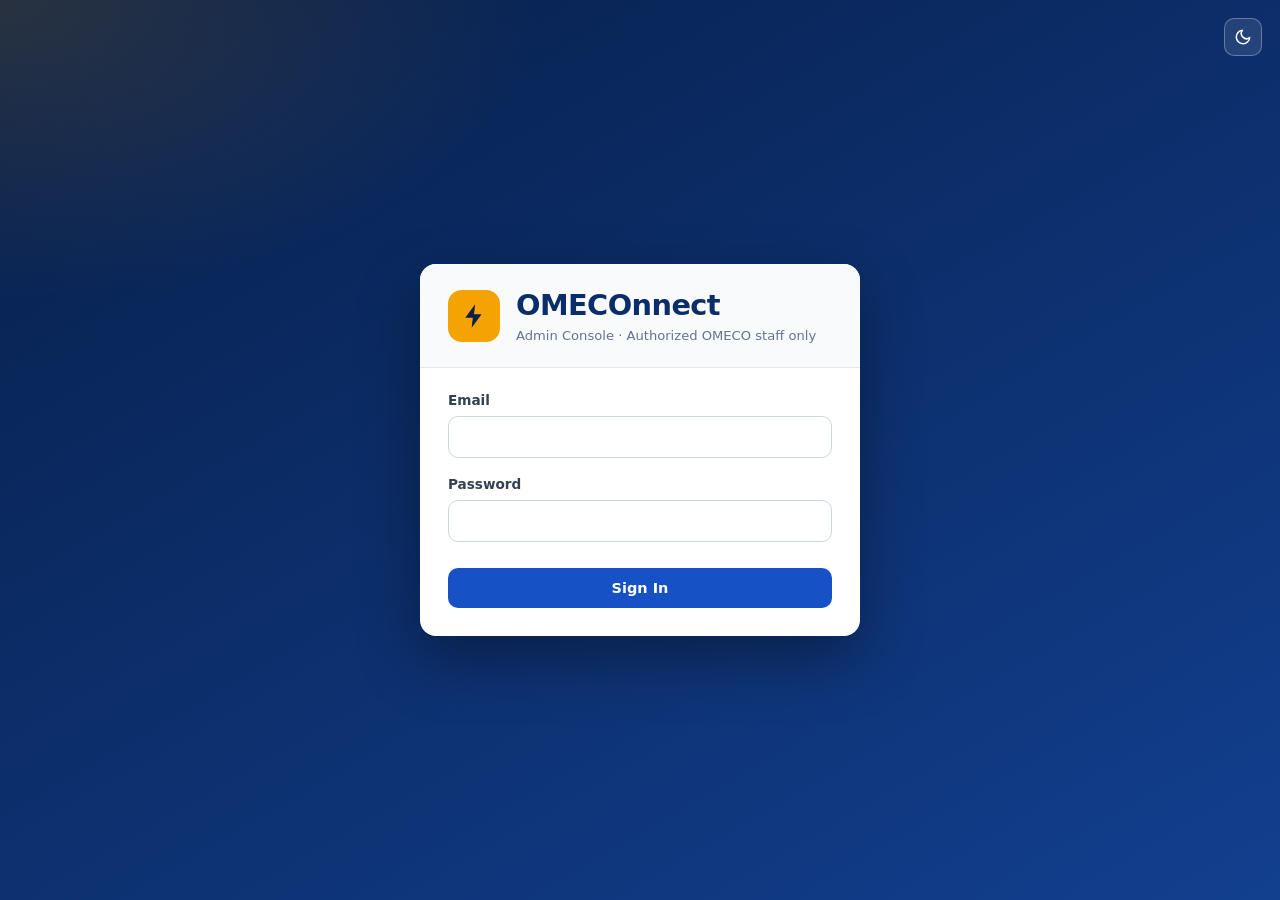
<file: admin-dashboard/index.html>
<!DOCTYPE html>
<html lang="en">
  <head>
    <meta charset="UTF-8" />
    <meta name="viewport" content="width=device-width, initial-scale=1.0" />
    <title>OMECOnnect Admin</title>
    <meta name="theme-color" content="#0b2e6b" />
    <script src="theme.js"></script>
    <link rel="stylesheet" href="styles.css" />
    <link rel="stylesheet" href="admin-theme.css" />
    <link rel="stylesheet" href="statement.css" />
  </head>
  <body>
    <div id="app">
      <section id="loginScreen" class="screen active">
        <button class="theme-toggle login-theme" type="button" data-theme-toggle aria-label="Switch to dark mode" aria-pressed="false">
          <svg class="i-moon" viewBox="0 0 24 24" aria-hidden="true"><path d="M21 12.8A9 9 0 1 1 11.2 3a7 7 0 0 0 9.8 9.8z" /></svg>
          <svg class="i-sun" viewBox="0 0 24 24" aria-hidden="true"><path d="M12 17a5 5 0 1 0 0-10 5 5 0 0 0 0 10zM12 1v2M12 21v2M4.2 4.2l1.4 1.4M18.4 18.4l1.4 1.4M1 12h2M21 12h2M4.2 19.8l1.4-1.4M18.4 5.6l1.4-1.4" /></svg>
        </button>
        <div class="login-card">
          <div class="brand-box">
            <div class="brand-mark" aria-hidden="true"><svg viewBox="0 0 24 24"><path d="M13 2 4.5 13.5H11L10 22l8.5-11.5H12z" /></svg></div>
            <div>
              <h1>OMECOnnect</h1>
              <p>Admin Console · Authorized OMECO staff only</p>
            </div>
          </div>

          <form id="loginForm">
            <label>
              Email
              <input type="email" id="email" autocomplete="username" required />
            </label>

            <label>
              Password
              <input type="password" id="password" autocomplete="current-password" required />
            </label>

            <button type="submit" id="loginButton">Sign In</button>
          </form>

          <form id="mfaForm" class="mfa-step hidden" novalidate>
            <h2 id="mfaTitle" class="mfa-title">Two-step verification</h2>
            <p id="mfaIntro" class="mfa-intro">Open your authenticator app and enter the 6-digit code for OMECOnnect Admin.</p>
            <div id="mfaEnroll" class="mfa-enroll hidden">
              <ol class="mfa-steps">
                <li>Install <strong>Google Authenticator</strong> or <strong>Microsoft Authenticator</strong> on your phone.</li>
                <li>Tap <strong>+</strong> and scan this QR code.</li>
                <li>Type the 6-digit code it shows below.</li>
              </ol>
              <img id="mfaQr" class="mfa-qr" alt="QR code to add OMECOnnect Admin to your authenticator app" width="180" height="180" />
              <p class="mfa-secret-line">Can't scan? Enter this key: <code id="mfaSecret"></code></p>
            </div>
            <label>
              6-digit code
              <input id="mfaCode" type="text" inputmode="numeric" autocomplete="one-time-code" maxlength="6" pattern="[0-9]{6}" placeholder="123456" />
            </label>
            <button type="submit" id="mfaButton">Verify</button>
            <button type="button" id="mfaCancel" class="link-btn mfa-cancel">Cancel and sign out</button>
          </form>

          <p id="loginMessage" class="login-message hidden" role="alert"></p>
          <div id="demoNote" class="demo-note hidden">
            Demo mode: admin@omeco.test / admin123 (sample data only)
          </div>
        </div>
      </section>

      <section id="dashboardScreen" class="screen">
        <header class="topbar">
          <div>
            <p class="eyebrow">OMECO Operations</p>
            <h2>Administration Dashboard</h2>
          </div>

          <div class="topbar-actions">
            <button class="ghost-btn theme-toggle" type="button" data-theme-toggle aria-label="Switch to dark mode" aria-pressed="false">
              <svg class="i-moon" viewBox="0 0 24 24" aria-hidden="true"><path d="M21 12.8A9 9 0 1 1 11.2 3a7 7 0 0 0 9.8 9.8z" /></svg>
              <svg class="i-sun" viewBox="0 0 24 24" aria-hidden="true"><path d="M12 17a5 5 0 1 0 0-10 5 5 0 0 0 0 10zM12 1v2M12 21v2M4.2 4.2l1.4 1.4M18.4 18.4l1.4 1.4M1 12h2M21 12h2M4.2 19.8l1.4-1.4M18.4 5.6l1.4-1.4" /></svg>
            </button>
            <div class="bell-wrap">
              <button id="bellButton" class="ghost-btn bell-btn" type="button" aria-label="Notifications" aria-expanded="false">
                <svg viewBox="0 0 24 24" aria-hidden="true"><path d="M18 16v-5a6 6 0 0 0-12 0v5l-2 2h16zM10 20a2 2 0 0 0 4 0" /></svg>
                <span id="bellCount" class="bell-count hidden">0</span>
              </button>
              <div id="bellBackdrop" class="bell-backdrop" aria-hidden="true"></div>
              <aside id="bellPanel" class="bell-panel bell-drawer" role="dialog" aria-modal="true" aria-labelledby="bellTitle" aria-hidden="true">
                <div class="bell-head">
                  <div class="bell-title">
                    <span class="bell-title-icon" aria-hidden="true"><svg viewBox="0 0 24 24"><path d="M18 16v-5a6 6 0 0 0-12 0v5l-2 2h16zM10 20a2 2 0 0 0 4 0" /></svg></span>
                    <div>
                      <strong id="bellTitle">Notifications</strong>
                      <small id="bellSummary">You're all caught up</small>
                    </div>
                  </div>
                  <button id="bellClose" class="bell-close" type="button" aria-label="Close notifications">×</button>
                </div>
                <div class="bell-tools">
                  <button id="bellMarkRead" class="link-btn" type="button">Mark all as read</button>
                </div>
                <div id="bellList" class="bell-list"></div>
              </aside>
            </div>
            <span id="roleChip" class="role-chip hidden" title="Your staff role"></span>
            <button class="ghost-btn" type="button" data-export-report>Export Report</button>
            <button id="logoutBtn" class="danger-btn" type="button">Sign out</button>
          </div>
        </header>

        <main class="dashboard-shell">
          <aside class="sidebar">
            <div class="side-brand">
              <span class="side-logo" aria-hidden="true"><svg viewBox="0 0 24 24"><path d="M13 2 4.5 13.5H11L10 22l8.5-11.5H12z" /></svg></span>
              <span><strong>OMECOnnect</strong><small>Admin Console</small></span>
            </div>
            <div class="nav-title">Menu</div>
            <nav>
              <a class="nav-item active" href="#" data-view="overviewView"><svg viewBox="0 0 24 24" aria-hidden="true"><path d="M4 4h7v7H4zM13 4h7v4h-7zM13 10h7v10h-7zM4 13h7v7H4z" /></svg><span>Overview</span></a>
              <a class="nav-item" href="#" data-view="verificationView" data-area="accounts"><svg viewBox="0 0 24 24" aria-hidden="true"><path d="M12 3 5 6v6c0 4.4 3 8.1 7 9 4-.9 7-4.6 7-9V6zM9 12l2 2 4-4" /></svg><span>Verification</span> <span class="nav-badge hidden" id="navVerificationBadge">0</span></a>
              <a class="nav-item" href="#" data-view="customersView"><svg viewBox="0 0 24 24" aria-hidden="true"><path d="M9 11a4 4 0 1 0 0-8 4 4 0 0 0 0 8zM2 21a7 7 0 0 1 14 0M16 3.5a4 4 0 0 1 0 7.5M18 14a6 6 0 0 1 4 7" /></svg><span>Customers</span></a>
              <a class="nav-item" href="#" data-view="billsView" data-area="bills"><svg viewBox="0 0 24 24" aria-hidden="true"><path d="M6 3h12v18l-3-2-3 2-3-2-3 2zM9 8h6M9 12h6M9 16h3" /></svg><span>Bills</span></a>
              <a class="nav-item" href="#" data-view="meterView" data-area="meter"><svg viewBox="0 0 24 24" aria-hidden="true"><path d="M12 21a9 9 0 1 1 9-9M12 12l4-4M8 16h.01M16 16h.01" /></svg><span>Meter readings</span> <span class="nav-badge hidden" id="navMeterBadge">0</span></a>
              <a class="nav-item" href="#" data-view="announcementsView" data-area="announcements"><svg viewBox="0 0 24 24" aria-hidden="true"><path d="M3 11v2a1 1 0 0 0 1 1h2l5 4V6L6 10H4a1 1 0 0 0-1 1zM15.5 8.5a5 5 0 0 1 0 7M18.5 5.5a9 9 0 0 1 0 13" /></svg><span>Announcements</span></a>
              <a class="nav-item" href="#" data-view="complaintsView" data-area="concerns"><svg viewBox="0 0 24 24" aria-hidden="true"><path d="M4 5h16v11H8l-4 4zM8 9h8M8 12h5" /></svg><span>Complaints</span> <span class="nav-badge hidden" id="navComplaintBadge">0</span></a>
              <a class="nav-item" href="#" data-view="reportsView"><svg viewBox="0 0 24 24" aria-hidden="true"><path d="M4 20V10M10 20V4M16 20v-7M22 20H2" /></svg><span>Reports</span></a>
              <a class="nav-item" href="#" data-view="securityView"><svg viewBox="0 0 24 24" aria-hidden="true"><path d="M6 11V8a6 6 0 1 1 12 0v3M5 11h14v10H5zM12 15v2" /></svg><span>Security</span></a>
            </nav>
            <p class="side-foot">Occidental Mindoro Electric Cooperative, Inc.</p>
          </aside>

          <section class="content view" id="customersView">
            <div class="page-head">
              <div>
                <h3 class="page-title">Consumers</h3>
                <p class="page-sub" id="customerSummary">Loading…</p>
              </div>
              <div class="panel-actions">
                <button id="refreshCustomers" class="light-btn icon-btn" type="button">
                  <svg viewBox="0 0 24 24" aria-hidden="true"><path d="M20 12a8 8 0 1 1-2.34-5.66M20 4v5h-5" /></svg>
                  Refresh
                </button>
                <button id="exportCustomers" class="primary-btn icon-btn" type="button">
                  <svg viewBox="0 0 24 24" aria-hidden="true"><path d="M12 4v11m0 0-4-4m4 4 4-4M5 20h14" /></svg>
                  Export CSV
                </button>
              </div>
            </div>

            <div class="kpi-row">
              <article class="kpi">
                <span class="kpi-label">Total consumers</span>
                <strong id="kpiTotal">0</strong>
                <small>registered in OMECOnnect</small>
              </article>
              <article class="kpi kpi-green">
                <span class="kpi-label">Verified accounts</span>
                <strong id="kpiVerified">0</strong>
                <small>linked to an OMECO account</small>
              </article>
              <article class="kpi kpi-amber">
                <span class="kpi-label">Pending verification</span>
                <strong id="kpiPending">0</strong>
                <small>waiting for staff review</small>
              </article>
              <article class="kpi kpi-grey">
                <span class="kpi-label">No location set</span>
                <strong id="kpiNoLocation">0</strong>
                <small>ask them to update Profile</small>
              </article>
            </div>

            <div class="panel">
              <div class="panel-header">
                <div>
                  <h3>Service areas</h3>
                  <small class="muted">OMECO coverage · Occidental Mindoro · tap a municipality to open its barangays</small>
                </div>
              </div>
              <div id="municipalityChips" class="area-grid" aria-label="Filter by municipality"></div>
            </div>

            <div class="panel table-panel">
              <div class="filter-row">
                <label class="grow search-field">
                  <span class="sr-only">Search</span>
                  <svg viewBox="0 0 24 24" aria-hidden="true"><circle cx="11" cy="11" r="7" /><path d="m20 20-3.5-3.5" /></svg>
                  <input id="filterSearch" type="search" placeholder="Search name, mobile, email or account no." />
                </label>
                <label>
                  <span>Municipality</span>
                  <select id="filterMunicipality"></select>
                </label>
                <label>
                  <span>Barangay</span>
                  <select id="filterBarangay" disabled></select>
                </label>
                <label>
                  <span>Account status</span>
                  <select id="filterStatus">
                    <option value="">All statuses</option>
                    <option value="verified">Verified</option>
                    <option value="pending">Pending verification</option>
                    <option value="none">Not linked</option>
                  </select>
                </label>
              </div>

              <div class="table-wrap">
                <table class="consumer-table">
                  <thead>
                    <tr>
                      <th>Consumer</th>
                      <th>Mobile</th>
                      <th>Location</th>
                      <th>OMECO account</th>
                      <th>Status</th>
                    </tr>
                  </thead>
                  <tbody id="customerRows"></tbody>
                </table>
              </div>
              <div id="customersEmpty" class="empty-state hidden">
                <svg viewBox="0 0 24 24" aria-hidden="true"><circle cx="12" cy="8" r="4" /><path d="M4 20c1.5-4 4.5-6 8-6s6.5 2 8 6" /></svg>
                <p id="customersEmptyText"></p>
              </div>
              <div id="customerPager" class="pager hidden">
                <span id="customerPageInfo" class="pager-info"></span>
                <div class="pager-buttons">
                  <label class="sr-only" for="customerPageSize">Rows per page</label>
                  <select id="customerPageSize">
                    <option value="25">25 per page</option>
                    <option value="50" selected>50 per page</option>
                    <option value="100">100 per page</option>
                  </select>
                  <button type="button" class="light-btn" id="customerPrev">‹ Previous</button>
                  <button type="button" class="light-btn" id="customerNext">Next ›</button>
                </div>
              </div>
            </div>
          </section>

          <section class="content view active" id="overviewView">
            <div class="stats-grid">
              <button type="button" class="stat-card primary stat-link" data-go="customersView">
                <span>Total Customers</span>
                <strong id="customersCount">—</strong>
                <small id="customersCountNote">registered in OMECOnnect</small>
              </button>
              <button type="button" class="stat-card yellow stat-link" data-go="verificationView">
                <span>Pending Verifications</span>
                <strong id="pendingVerificationCount">—</strong>
                <small>waiting for staff review</small>
              </button>
              <button type="button" class="stat-card blue stat-link" data-go="complaintsView">
                <span>Open Concerns</span>
                <strong id="complaintCount">—</strong>
                <small id="complaintCountNote">not yet resolved</small>
              </button>
              <button type="button" class="stat-card green stat-link" data-go="announcementsView">
                <span>Announcements</span>
                <strong id="announcementCount">—</strong>
                <small>currently published</small>
              </button>
            </div>

            <div class="section-grid">
              <div class="panel">
                <div class="panel-header">
                  <h3>Customer Verification</h3>
                  <button class="light-btn" type="button" data-go="verificationView">Review</button>
                </div>
                <table>
                  <thead>
                    <tr><th>Name</th><th>Account</th><th>Area</th><th>Status</th></tr>
                  </thead>
                  <tbody id="overviewVerificationRows"></tbody>
                </table>
                <p id="overviewVerificationEmpty" class="empty-note hidden">No verification requests yet.</p>
              </div>

              <div class="panel">
                <div class="panel-header">
                  <h3>Complaint Queue</h3>
                  <button class="light-btn" type="button" data-go="complaintsView">Manage</button>
                </div>
                <ul class="list-stack" id="overviewComplaintList"></ul>
                <p id="overviewComplaintEmpty" class="empty-note hidden">No open concerns.</p>
              </div>
            </div>

            <div class="panel large-panel">
              <div class="panel-header">
                <h3>Recent Announcements</h3>
                <button class="light-btn" type="button" data-go="announcementsView" data-focus="announcementTitle">Create</button>
              </div>
              <div class="announcement-list" id="overviewAnnouncementList"></div>
              <p id="overviewAnnouncementEmpty" class="empty-note hidden">No announcements yet.</p>
            </div>
          </section>

          <!-- ---------------------------------------------------------- Verification -->
          <section class="content view" id="verificationView">
            <div class="page-head">
              <div>
                <h3 class="page-title">Account verification</h3>
                <p class="page-sub">Customers asking to link their OMECO account number. Check it against OMECO records, then approve or reject.</p>
              </div>
              <div class="panel-actions">
                <button class="light-btn icon-btn" type="button" data-refresh="verification">Refresh</button>
              </div>
            </div>
            <div class="panel table-panel">
              <div class="tab-row" id="verificationTabs">
                <button type="button" class="tab active" data-status="pending">Pending <span class="tab-count" id="verificationPendingCount">0</span></button>
                <button type="button" class="tab" data-status="approved">Approved</button>
                <button type="button" class="tab" data-status="rejected">Rejected</button>
                <button type="button" class="tab" data-status="">All</button>
              </div>
              <div class="table-wrap">
                <table class="consumer-table">
                  <thead>
                    <tr><th>Customer</th><th>Location</th><th>Account no. given</th><th>Submitted</th><th>Status</th><th class="actions-col">Action</th></tr>
                  </thead>
                  <tbody id="verificationRows"></tbody>
                </table>
              </div>
              <p id="verificationEmpty" class="empty-note hidden">Nothing here.</p>
            </div>
          </section>

          <!-- ---------------------------------------------------------- Complaints -->
          <section class="content view" id="complaintsView">
            <div class="page-head">
              <div>
                <h3 class="page-title">Concerns</h3>
                <p class="page-sub">Assign each concern to a staff member and resolve it before its target time. The customer is notified of every status change.</p>
              </div>
              <div class="panel-actions">
                <button class="light-btn icon-btn" type="button" data-refresh="complaints">Refresh</button>
              </div>
            </div>
            <div id="outagePanel" class="panel outage-panel hidden">
              <div class="panel-header">
                <h3>Outages by area</h3>
                <span class="muted small">Open "Power interruptions" reports grouped by barangay</span>
              </div>
              <div id="outageRows" class="outage-grid"></div>
            </div>
            <div class="panel table-panel">
              <div class="tab-row" id="complaintTabs">
                <button type="button" class="tab active" data-status="open">Open <span class="tab-count" id="complaintOpenCount">0</span></button>
                <button type="button" class="tab" data-status="mine">Assigned to me</button>
                <button type="button" class="tab" data-status="unassigned">Unassigned</button>
                <button type="button" class="tab" data-status="overdue">Overdue <span class="tab-count overdue-count hidden" id="complaintOverdueCount">0</span></button>
                <button type="button" class="tab" data-status="resolved">Resolved / closed</button>
                <button type="button" class="tab" data-status="">All</button>
              </div>
              <div class="table-wrap">
                <table class="consumer-table">
                  <thead>
                    <tr><th>Concern</th><th>Customer</th><th>Location</th><th>Submitted · target</th><th>Assigned to</th><th>Status</th><th class="actions-col">Action</th></tr>
                  </thead>
                  <tbody id="complaintRows"></tbody>
                </table>
              </div>
              <p id="complaintEmpty" class="empty-note hidden">Nothing here.</p>
            </div>
          </section>

          <!-- ---------------------------------------------------------- Announcements -->
          <section class="content view" id="announcementsView">
            <div class="page-head">
              <div>
                <h3 class="page-title">Announcements</h3>
                <p class="page-sub">Publish outages, maintenance and advisories. Verified customers in the chosen area get an alert.</p>
              </div>
            </div>
            <div class="two-col">
              <form class="panel form-panel" id="announcementForm">
                <h3>New announcement</h3>
                <label>Title
                  <input id="announcementTitle" maxlength="120" required placeholder="e.g. Scheduled power interruption" />
                </label>
                <label>Message
                  <textarea id="announcementContent" rows="6" maxlength="2000" required placeholder="Date, time, affected barangays and what customers should do."></textarea>
                </label>
                <div class="form-grid">
                  <label>Category
                    <select id="announcementCategory">
                      <option>Scheduled maintenance</option>
                      <option>Power interruption</option>
                      <option>Billing</option>
                      <option>Advisory</option>
                      <option>Other</option>
                    </select>
                  </label>
                  <label>Affected area
                    <select id="announcementArea"></select>
                  </label>
                </div>
                <label class="check"><input type="checkbox" id="announcementUrgent" /> Mark as urgent</label>
                <label class="check"><input type="checkbox" id="announcementPublish" checked /> Publish now (customers are notified)</label>
                <div class="form-actions">
                  <button type="submit" class="primary-btn icon-btn" id="announcementSubmit">Publish announcement</button>
                </div>
              </form>
              <div class="panel">
                <div class="panel-header"><h3>All announcements</h3></div>
                <div id="announcementAdminList" class="admin-list"></div>
                <p id="announcementAdminEmpty" class="empty-note hidden">No announcements yet.</p>
              </div>
            </div>
          </section>

          <!-- ---------------------------------------------------------- Bills -->
          <section class="content view" id="billsView">
            <div class="page-head">
              <div>
                <h3 class="page-title">Bills</h3>
                <p class="page-sub">Add a bill to a verified account. The customer is notified and sees it in the app.</p>
              </div>
            </div>
            <div class="two-col">
              <form class="panel form-panel" id="billForm">
                <h3>New bill</h3>
                <label>Verified account
                  <select id="billAccount" required></select>
                </label>
                <div class="form-grid">
                  <label>Billing month
                    <input id="billMonth" type="month" required />
                  </label>
                  <label>Due date
                    <input id="billDue" type="date" required />
                  </label>
                  <label>Amount (₱)
                    <input id="billAmount" type="number" min="0" step="0.01" required />
                  </label>
                  <label>Consumption (kWh)
                    <input id="billKwh" type="number" min="0" step="0.01" />
                  </label>
                </div>
                <details class="charges-box" open>
                  <summary>Meter reading &amp; statement details</summary>
                  <div class="form-grid">
                    <label>Previous reading<input id="billPrev" type="number" min="0" step="0.1" /></label>
                    <label>Present reading<input id="billPresent" type="number" min="0" step="0.1" /></label>
                    <label>Multiplier<input id="billMult" type="number" min="1" step="1" value="1" /></label>
                    <label>Reading date<input id="billReadingDate" type="date" /></label>
                    <label>Period from<input id="billFrom" type="date" /></label>
                    <label>Period to<input id="billTo" type="date" /></label>
                    <label>Cut-off date<input id="billCutoff" type="date" /></label>
                    <label>Customer type
                      <select id="billClass">
                        <option value="residential">Residential (R)</option>
                        <option value="commercial">Commercial (C)</option>
                        <option value="industrial">Industrial (I)</option>
                        <option value="public_building">Public building (P)</option>
                      </select>
                    </label>
                  </div>
                  <div class="calc-row">
                    <button type="button" class="light-btn" id="billCalc">Calculate from rate schedule</button>
                    <span id="billCalcNote" class="muted small">Fills kWh and amount from the readings and the current rates.</span>
                  </div>
                  <div id="billCalcLines" class="calc-lines hidden"></div>
                </details>
                <details class="charges-box">
                  <summary>Charge breakdown (optional, shown to the customer)</summary>
                  <div class="form-grid" id="chargeFields">
                    <label>Generation (₱)<input data-charge="generation" type="number" min="0" step="0.01" /></label>
                    <label>Transmission (₱)<input data-charge="transmission" type="number" min="0" step="0.01" /></label>
                    <label>System loss (₱)<input data-charge="system_loss" type="number" min="0" step="0.01" /></label>
                    <label>Distribution (₱)<input data-charge="distribution" type="number" min="0" step="0.01" /></label>
                    <label>Subsidies / lifeline (₱)<input data-charge="subsidies" type="number" step="0.01" /></label>
                    <label>Universal charges (₱)<input data-charge="universal" type="number" min="0" step="0.01" /></label>
                    <label>Taxes (₱)<input data-charge="taxes" type="number" min="0" step="0.01" /></label>
                    <label>Other charges (₱)<input data-charge="other_charges" type="number" step="0.01" /></label>
                  </div>
                </details>
                <div class="form-actions">
                  <button type="submit" class="primary-btn icon-btn">Add bill</button>
                </div>
                <p id="billFormHint" class="muted small"></p>
              </form>
              <div class="panel table-panel">
                <div class="table-wrap">
                  <table class="consumer-table">
                    <thead>
                      <tr><th>Account</th><th>Month</th><th>Due</th><th>Amount</th><th>Status</th><th class="actions-col">Action</th></tr>
                    </thead>
                    <tbody id="billRows"></tbody>
                  </table>
                </div>
                <p id="billEmpty" class="empty-note hidden">No bills yet.</p>
              </div>
            </div>

            <div class="panel rate-panel" id="ratePanel">
              <div class="panel-header">
                <div>
                  <h3>Electricity rate (₱ per kWh)</h3>
                  <small class="muted">Customers use this in the app's Bill estimator to predict their bill. Every change is kept in the history.</small>
                </div>
              </div>
              <div id="currentRates" class="current-rates"></div>
              <form id="rateForm" class="rate-form form-panel" novalidate>
                <div class="form-grid">
                  <label>Customer type
                    <select id="rateClass">
                      <option value="residential">Residential</option>
                      <option value="commercial">Commercial</option>
                      <option value="industrial">Industrial</option>
                      <option value="public_building">Public building</option>
                    </select>
                  </label>
                  <label>Rate per kWh (₱)
                    <input id="rateValue" type="number" min="0.0001" max="999" step="0.0001" required placeholder="e.g. 11.8523" />
                  </label>
                  <label>Fixed monthly charge (₱)
                    <input id="rateFixed" type="number" min="0" step="0.01" placeholder="0.00" />
                  </label>
                  <label>Takes effect on
                    <input id="rateEffective" type="date" required />
                  </label>
                </div>
                <details class="charges-box" open>
                  <summary>Full rate schedule (as printed on the statement)</summary>
                  <p class="muted small">Each line is charged per kWh, per month, or as a % of another group (e.g. VAT on Distribution = 0.12 of DISTRIBUTION). When filled, it replaces the rate and fixed charge above. Lines without a rate are skipped.</p>
                  <div class="sched-tools">
                    <button type="button" class="light-btn" id="schedTemplate">Load OMECO statement lines</button>
                    <button type="button" class="light-btn" id="schedAdd">+ Add line</button>
                    <label class="sched-surcharge">Late surcharge (%)<input id="rateSurcharge" type="number" min="0" max="50" step="0.01" value="5" /></label>
                  </div>
                  <div class="table-wrap">
                    <table class="sched-table">
                      <thead><tr><th>Group</th><th>Charge</th><th>Rate</th><th>Per</th><th>Of group</th><th></th></tr></thead>
                      <tbody id="schedRows"></tbody>
                    </table>
                  </div>
                  <p id="schedSummary" class="muted small"></p>
                  <div class="sched-preview">
                    <label>Preview for<input id="schedPreviewKwh" type="number" min="0" step="1" value="100" /> kWh</label>
                    <strong id="schedPreviewTotal"></strong>
                  </div>
                </details>
                <label>Note (optional)
                  <input id="rateNote" type="text" maxlength="300" placeholder="e.g. ERC-approved rate for December 2026" />
                </label>
                <div class="form-actions">
                  <button type="submit" class="primary-btn" id="rateSave">Save rate</button>
                </div>
              </form>
              <details class="rate-history-box supervisor-only hidden" id="headerBox">
                <summary>Statement header (shown at the top of every online statement)</summary>
                <form id="headerForm" class="form-panel header-form" novalidate>
                  <div class="form-grid">
                    <label>Cooperative name<input id="hdrName" maxlength="120" /></label>
                    <label>Short name (logo)<input id="hdrShort" maxlength="12" /></label>
                    <label>Address<input id="hdrAddress" maxlength="120" /></label>
                    <label>VAT REG TIN<input id="hdrTin" maxlength="40" placeholder="as registered with BIR" /></label>
                    <label>Hotline<input id="hdrHotline" maxlength="60" /></label>
                  </div>
                  <label>Footer note<textarea id="hdrFooter" rows="2" maxlength="400"></textarea></label>
                  <div class="form-actions"><button type="submit" class="primary-btn">Save header</button></div>
                </form>
              </details>
              <details class="rate-history-box">
                <summary>Rate history</summary>
                <div class="table-wrap">
                  <table>
                    <thead><tr><th>Effective</th><th>Type</th><th>₱ / kWh</th><th>Fixed</th><th>Note</th><th>Saved</th></tr></thead>
                    <tbody id="rateHistoryRows"></tbody>
                  </table>
                </div>
                <p id="rateHistoryEmpty" class="empty-note hidden">No rates yet.</p>
              </details>
            </div>

            <div class="panel import-panel">
              <div class="panel-header">
                <h3>Import many bills (CSV)</h3>
                <button type="button" class="light-btn" id="billTemplate">Download template</button>
              </div>
              <div class="panel-body">
                <p class="muted small">Export the month's bills from the billing system as a CSV with these columns:
                  <code>account_number, billing_month, due_date, total_amount, consumption_kwh</code>.
                  Month can be <code>2026-08</code> or <code>August 2026</code>; due date <code>2026-09-15</code>.
                  Nothing is saved until you check the preview and press Import. Up to 2000 rows at a time.</p>
                <div class="import-actions">
                  <span class="light-btn file-pick">Choose CSV file…<input type="file" id="billCsv" accept=".csv,text/csv" /></span>
                  <span id="billCsvName" class="muted small"></span>
                  <button type="button" class="primary-btn hidden" id="billImportButton">Import</button>
                  <button type="button" class="light-btn hidden" id="billImportClear">Clear</button>
                </div>
                <p id="billImportSummary" class="import-summary hidden" role="status"></p>
                <div class="table-wrap hidden" id="billImportPreview">
                  <table class="consumer-table import-table">
                    <thead>
                      <tr><th>Row</th><th>Account</th><th>Month</th><th>Due</th><th>Amount</th><th>kWh</th><th>Check</th></tr>
                    </thead>
                    <tbody id="billImportRows"></tbody>
                  </table>
                </div>
              </div>
            </div>
          </section>

          <!-- ---------------------------------------------------------- Meter readings -->
          <section class="content view" id="meterView">
            <div class="page-head">
              <div>
                <h3 class="page-title">Meter readings</h3>
                <p class="page-sub">Readings customers sent from the app, with a photo of the meter. Accept or return each one; the customer is notified.</p>
              </div>
            </div>
            <div class="panel table-panel">
              <div class="tab-row" id="meterTabs">
                <button type="button" class="tab active" data-status="submitted">To check <span class="tab-count" id="meterPendingCount">0</span></button>
                <button type="button" class="tab" data-status="accepted">Accepted</button>
                <button type="button" class="tab" data-status="rejected">Not accepted</button>
                <button type="button" class="tab" data-status="">All</button>
              </div>
              <div class="table-wrap">
                <table class="consumer-table">
                  <thead>
                    <tr><th>Account</th><th>Reading</th><th>Date</th><th>Photo</th><th>Status</th><th class="actions-col">Action</th></tr>
                  </thead>
                  <tbody id="meterRows"></tbody>
                </table>
              </div>
              <p id="meterEmpty" class="empty-note hidden">Nothing here.</p>
            </div>
          </section>

          <!-- ---------------------------------------------------------- Reports -->
          <section class="content view" id="reportsView">
            <div class="page-head">
              <div>
                <h3 class="page-title">Reports</h3>
                <p class="page-sub">Live summary from the database.</p>
              </div>
              <div class="panel-actions">
                <label class="period-pick">Period
                  <select id="reportPeriod">
                    <option value="7">Last 7 days</option>
                    <option value="30" selected>Last 30 days</option>
                    <option value="90">Last 90 days</option>
                    <option value="365">Last 12 months</option>
                  </select>
                </label>
                <button class="primary-btn icon-btn" type="button" data-export-report>Export report (CSV)</button>
              </div>
            </div>
            <div id="reportKpis" class="rkpi-grid"></div>
            <div class="two-col report-extra">
              <div class="panel">
                <div class="panel-header"><h3>Concerns by area</h3></div>
                <div id="reportAreaBars" class="bar-list"></div>
              </div>
              <div class="panel">
                <div class="panel-header"><h3>New customers per month</h3></div>
                <div id="reportSignupBars" class="bar-list"></div>
              </div>
            </div>
            <div class="two-col">
              <div class="panel">
                <div class="panel-header"><h3>Customers by municipality</h3></div>
                <table>
                  <thead><tr><th>Municipality</th><th>Customers</th><th>Verified</th><th>Pending</th></tr></thead>
                  <tbody id="reportAreaRows"></tbody>
                </table>
              </div>
              <div class="panel">
                <div class="panel-header"><h3>Concerns</h3></div>
                <table>
                  <thead><tr><th>Type</th><th>Open</th><th>Resolved / closed</th><th>Total</th></tr></thead>
                  <tbody id="reportConcernRows"></tbody>
                </table>
              </div>
            </div>
          </section>

          <!-- ---------------------------------------------------------- Security -->
          <section class="content view" id="securityView">
            <div class="page-head">
              <div>
                <h3 class="page-title">Security</h3>
                <p class="page-sub">Who has admin access, and a record of every admin action.</p>
              </div>
            </div>
            <div class="panel">
              <div class="panel-header">
                <h3>Staff and roles</h3>
                <button type="button" class="light-btn supervisor-only hidden" id="addStaffButton">Add staff</button>
              </div>
              <p class="muted small role-help">Supervisor: everything · Billing: bills, account verification, meter readings · Service: concerns, outages, verification, announcements · Engineering: concerns, outages, announcements, meter readings.</p>
              <table>
                <thead><tr><th>Name</th><th>Email</th><th>Role</th><th>Department · ID</th><th>Since</th><th class="actions-col">Action</th></tr></thead>
                <tbody id="adminRows"></tbody>
              </table>
              <p class="muted small">To add or remove an admin, ask your system administrator (it is done in Supabase → admin_accounts).</p>
            </div>
            <div class="panel table-panel">
              <div class="panel-header pad"><h3>Audit log</h3><small class="muted">latest 50 actions</small></div>
              <div class="table-wrap">
                <table class="consumer-table">
                  <thead><tr><th>When</th><th>Who</th><th>Action</th><th>Details</th></tr></thead>
                  <tbody id="auditRows"></tbody>
                </table>
              </div>
              <p id="auditEmpty" class="empty-note hidden">No admin actions recorded yet.</p>
            </div>
            <div class="panel table-panel">
              <div class="panel-header pad"><h3>App errors</h3><small class="muted">problems reported automatically from customers' phones and this console · latest 50</small></div>
              <div class="table-wrap">
                <table class="consumer-table">
                  <thead><tr><th>When</th><th>App</th><th>Page</th><th>Error</th><th>Device</th></tr></thead>
                  <tbody id="errorRows"></tbody>
                </table>
              </div>
              <p id="errorEmpty" class="empty-note hidden">No app errors reported. 🎉</p>
            </div>
            <div class="panel supervisor-only hidden" id="backupPanel">
              <div class="panel-header">
                <h3>Backups</h3>
                <button type="button" class="light-btn" id="backupNowButton">Back up now</button>
              </div>
              <p class="muted small role-help">A compressed copy of all records is saved every night at 2:00 AM and kept for 14 days. Only supervisors can download them.</p>
              <table>
                <thead><tr><th>Date</th><th>Size</th><th class="actions-col">Action</th></tr></thead>
                <tbody id="backupRows"></tbody>
              </table>
              <p id="backupEmpty" class="empty-note hidden">No backups yet.</p>
            </div>
          </section>
        </main>
      </section>
    </div>

    <script src="config.js"></script>
    <script src="supabase-client.js"></script>
    <script src="live.js"></script>
    <dialog id="modal" class="modal">
      <form id="modalForm" method="dialog" class="modal-body">
        <h3 id="modalTitle"></h3>
        <div id="modalContent"></div>
        <p id="modalError" class="login-message hidden" role="alert"></p>
        <div class="modal-actions">
          <button type="button" class="light-btn" id="modalCancel">Cancel</button>
          <button type="submit" class="primary-btn" id="modalConfirm">Confirm</button>
        </div>
      </form>
    </dialog>
    <div id="toastHost" class="toast-host" aria-live="polite"></div>

    <script src="script.js"></script>
    <script src="statement.js"></script>
    <script src="admin-ops.js"></script>
    <script src="admin-features.js"></script>
  </body>
</html>
</file>
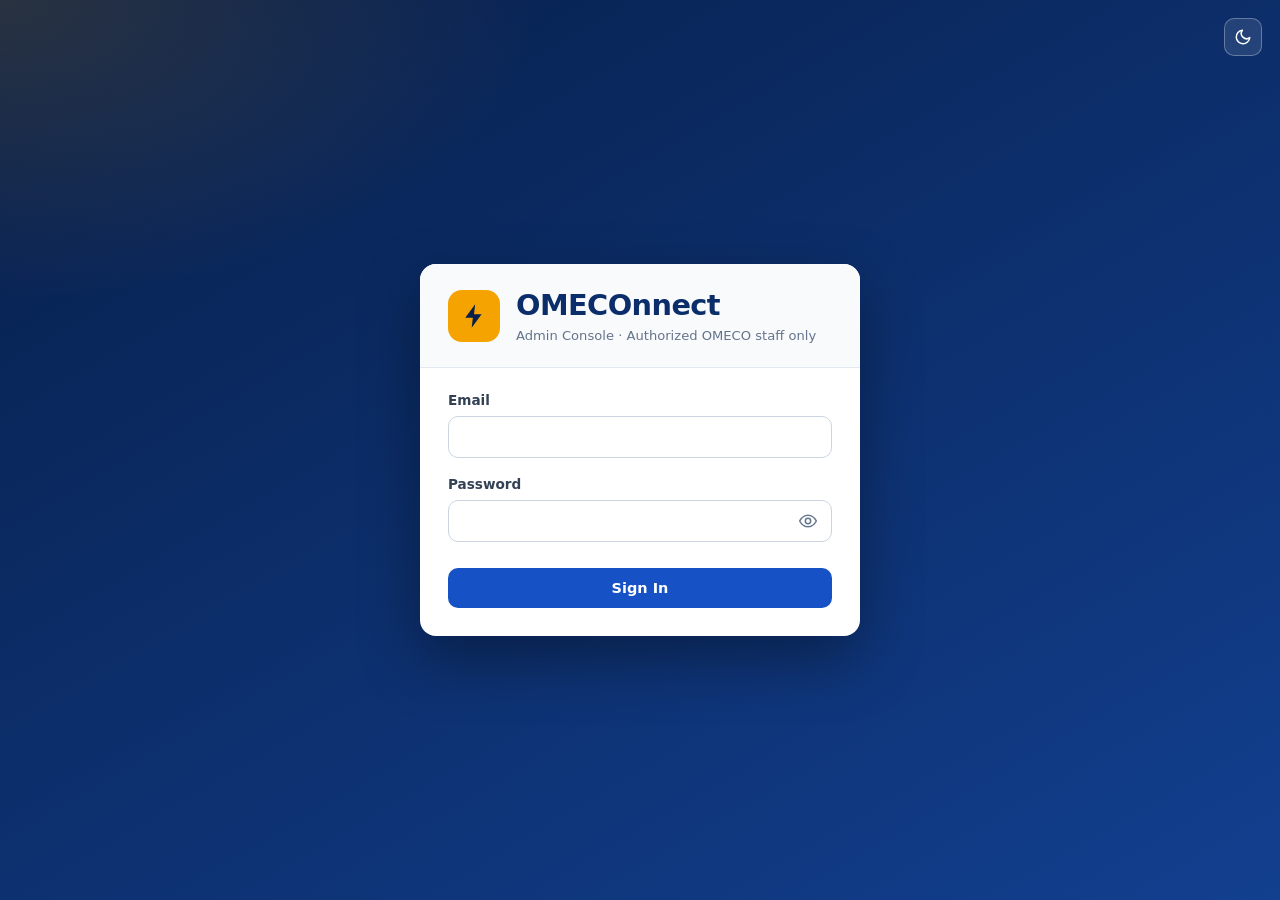
<file: deploy-admin/admin-dashboard/index.html>
<!DOCTYPE html>
<html lang="en">
  <head>
    <meta charset="UTF-8" />
    <meta name="viewport" content="width=device-width, initial-scale=1.0" />
    <title>OMECOnnect Admin</title>
    <meta name="theme-color" content="#0b2e6b" />
    <link rel="manifest" href="manifest.webmanifest" />
    <link rel="icon" type="image/png" href="staff-icon-192.png" />
    <link rel="apple-touch-icon" href="staff-icon-192.png" />
    <script src="desktop-app.js"></script>
    <script src="compat.js"></script>
    <script src="theme.js"></script>
    <link rel="stylesheet" href="styles.css" />
    <link rel="stylesheet" href="admin-theme.css" />
    <link rel="stylesheet" href="statement.css" />
    <link rel="stylesheet" href="password-toggle.css" />
  </head>
  <body>
    <div id="app">
      <section id="loginScreen" class="screen active">
        <button class="theme-toggle login-theme" type="button" data-theme-toggle aria-label="Switch to dark mode" aria-pressed="false">
          <svg class="i-moon" viewBox="0 0 24 24" aria-hidden="true"><path d="M21 12.8A9 9 0 1 1 11.2 3a7 7 0 0 0 9.8 9.8z" /></svg>
          <svg class="i-sun" viewBox="0 0 24 24" aria-hidden="true"><path d="M12 17a5 5 0 1 0 0-10 5 5 0 0 0 0 10zM12 1v2M12 21v2M4.2 4.2l1.4 1.4M18.4 18.4l1.4 1.4M1 12h2M21 12h2M4.2 19.8l1.4-1.4M18.4 5.6l1.4-1.4" /></svg>
        </button>
        <div class="login-card">
          <div class="brand-box">
            <div class="brand-mark" aria-hidden="true"><svg viewBox="0 0 24 24"><path d="M13 2 4.5 13.5H11L10 22l8.5-11.5H12z" /></svg></div>
            <div>
              <h1>OMECOnnect</h1>
              <p>Admin Console · Authorized OMECO staff only</p>
            </div>
          </div>

          <form id="loginForm">
            <label>
              Email
              <input type="email" id="email" autocomplete="username" required />
            </label>

            <label>
              Password
              <input type="password" id="password" autocomplete="current-password" required />
            </label>

            <button type="submit" id="loginButton">Sign In</button>
          </form>

          <form id="mfaForm" class="mfa-step hidden" novalidate>
            <h2 id="mfaTitle" class="mfa-title">Two-step verification</h2>
            <p id="mfaIntro" class="mfa-intro">Open your authenticator app and enter the 6-digit code for OMECOnnect Admin.</p>
            <div id="mfaEnroll" class="mfa-enroll hidden">
              <ol class="mfa-steps">
                <li>Install <strong>Google Authenticator</strong> or <strong>Microsoft Authenticator</strong> on your phone.</li>
                <li>Tap <strong>+</strong> and scan this QR code.</li>
                <li>Type the 6-digit code it shows below.</li>
              </ol>
              <img id="mfaQr" class="mfa-qr" alt="QR code to add OMECOnnect Admin to your authenticator app" width="180" height="180" />
              <p class="mfa-secret-line">Can't scan? Enter this key: <code id="mfaSecret"></code></p>
            </div>
            <label>
              6-digit code
              <input id="mfaCode" type="text" inputmode="numeric" autocomplete="one-time-code" maxlength="6" pattern="[0-9]{6}" placeholder="123456" />
            </label>
            <button type="submit" id="mfaButton">Verify</button>
            <button type="button" id="mfaCancel" class="link-btn mfa-cancel">Cancel and sign out</button>
          </form>

          <p id="loginMessage" class="login-message hidden" role="alert"></p>
          <button class="light-btn install-app-btn login-install hidden" type="button" data-install-app><svg viewBox="0 0 24 24" aria-hidden="true"><path d="M12 3v12M7 10l5 5 5-5M4 19h16" /></svg><span>Install the staff console on this computer</span></button>
          <div id="demoNote" class="demo-note hidden">
            Demo mode: admin@omeco.test / admin123 (sample data only)
          </div>
        </div>
      </section>

      <section id="dashboardScreen" class="screen">
        <header class="topbar">
          <div>
            <p class="eyebrow">OMECO Operations</p>
            <h2>Administration Dashboard</h2>
          </div>

          <div class="topbar-actions">
            <button class="ghost-btn theme-toggle" type="button" data-theme-toggle aria-label="Switch to dark mode" aria-pressed="false">
              <svg class="i-moon" viewBox="0 0 24 24" aria-hidden="true"><path d="M21 12.8A9 9 0 1 1 11.2 3a7 7 0 0 0 9.8 9.8z" /></svg>
              <svg class="i-sun" viewBox="0 0 24 24" aria-hidden="true"><path d="M12 17a5 5 0 1 0 0-10 5 5 0 0 0 0 10zM12 1v2M12 21v2M4.2 4.2l1.4 1.4M18.4 18.4l1.4 1.4M1 12h2M21 12h2M4.2 19.8l1.4-1.4M18.4 5.6l1.4-1.4" /></svg>
            </button>
            <div class="bell-wrap">
              <button id="bellButton" class="ghost-btn bell-btn" type="button" aria-label="Notifications" aria-expanded="false">
                <svg viewBox="0 0 24 24" aria-hidden="true"><path d="M18 16v-5a6 6 0 0 0-12 0v5l-2 2h16zM10 20a2 2 0 0 0 4 0" /></svg>
                <span id="bellCount" class="bell-count hidden">0</span>
              </button>
              <div id="bellBackdrop" class="bell-backdrop" aria-hidden="true"></div>
              <aside id="bellPanel" class="bell-panel bell-drawer" role="dialog" aria-modal="true" aria-labelledby="bellTitle" aria-hidden="true">
                <div class="bell-head">
                  <div class="bell-title">
                    <span class="bell-title-icon" aria-hidden="true"><svg viewBox="0 0 24 24"><path d="M18 16v-5a6 6 0 0 0-12 0v5l-2 2h16zM10 20a2 2 0 0 0 4 0" /></svg></span>
                    <div>
                      <strong id="bellTitle">Notifications</strong>
                      <small id="bellSummary">You're all caught up</small>
                    </div>
                  </div>
                  <button id="bellClose" class="bell-close" type="button" aria-label="Close notifications">×</button>
                </div>
                <div class="bell-tools">
                  <button id="bellMarkRead" class="link-btn" type="button">Mark all as read</button>
                </div>
                <div id="bellList" class="bell-list"></div>
              </aside>
            </div>
            <span id="roleChip" class="role-chip hidden" title="Your staff role"></span>
            <button class="ghost-btn install-app-btn hidden" type="button" data-install-app title="Install the staff console as an app on this computer"><svg viewBox="0 0 24 24" aria-hidden="true"><path d="M12 3v12M7 10l5 5 5-5M4 19h16" /></svg><span>Install app</span></button>
            <button class="ghost-btn" type="button" data-export-report>Export Report</button>
            <button id="logoutBtn" class="danger-btn" type="button">Sign out</button>
          </div>
        </header>

        <main class="dashboard-shell">
          <aside class="sidebar">
            <div class="side-brand">
              <span class="side-logo" aria-hidden="true"><svg viewBox="0 0 24 24"><path d="M13 2 4.5 13.5H11L10 22l8.5-11.5H12z" /></svg></span>
              <span><strong>OMECOnnect</strong><small>Admin Console</small></span>
            </div>
            <div class="nav-title">Menu</div>
            <nav>
              <a class="nav-item active" href="#" data-view="overviewView"><svg viewBox="0 0 24 24" aria-hidden="true"><path d="M4 4h7v7H4zM13 4h7v4h-7zM13 10h7v10h-7zM4 13h7v7H4z" /></svg><span>Overview</span></a>
              <a class="nav-item" href="#" data-view="verificationView" data-area="accounts"><svg viewBox="0 0 24 24" aria-hidden="true"><path d="M12 3 5 6v6c0 4.4 3 8.1 7 9 4-.9 7-4.6 7-9V6zM9 12l2 2 4-4" /></svg><span>Verification</span> <span class="nav-badge hidden" id="navVerificationBadge">0</span></a>
              <a class="nav-item" href="#" data-view="customersView"><svg viewBox="0 0 24 24" aria-hidden="true"><path d="M9 11a4 4 0 1 0 0-8 4 4 0 0 0 0 8zM2 21a7 7 0 0 1 14 0M16 3.5a4 4 0 0 1 0 7.5M18 14a6 6 0 0 1 4 7" /></svg><span>Customers</span></a>
              <a class="nav-item" href="#" data-view="billsView" data-area="bills"><svg viewBox="0 0 24 24" aria-hidden="true"><path d="M6 3h12v18l-3-2-3 2-3-2-3 2zM9 8h6M9 12h6M9 16h3" /></svg><span>Bills</span></a>
              <a class="nav-item" href="#" data-view="meterView" data-area="meter"><svg viewBox="0 0 24 24" aria-hidden="true"><path d="M12 21a9 9 0 1 1 9-9M12 12l4-4M8 16h.01M16 16h.01" /></svg><span>Meter readings</span> <span class="nav-badge hidden" id="navMeterBadge">0</span></a>
              <a class="nav-item" href="#" data-view="announcementsView" data-area="announcements"><svg viewBox="0 0 24 24" aria-hidden="true"><path d="M3 11v2a1 1 0 0 0 1 1h2l5 4V6L6 10H4a1 1 0 0 0-1 1zM15.5 8.5a5 5 0 0 1 0 7M18.5 5.5a9 9 0 0 1 0 13" /></svg><span>Announcements</span></a>
              <a class="nav-item" href="#" data-view="complaintsView" data-area="concerns"><svg viewBox="0 0 24 24" aria-hidden="true"><path d="M4 5h16v11H8l-4 4zM8 9h8M8 12h5" /></svg><span>Complaints</span> <span class="nav-badge hidden" id="navComplaintBadge">0</span></a>
              <a class="nav-item" href="#" data-view="reportsView"><svg viewBox="0 0 24 24" aria-hidden="true"><path d="M4 20V10M10 20V4M16 20v-7M22 20H2" /></svg><span>Reports</span></a>
              <a class="nav-item" href="#" data-view="securityView"><svg viewBox="0 0 24 24" aria-hidden="true"><path d="M6 11V8a6 6 0 1 1 12 0v3M5 11h14v10H5zM12 15v2" /></svg><span>Security</span></a>
            </nav>
            <p class="side-foot">Occidental Mindoro Electric Cooperative, Inc.</p>
          </aside>

          <section class="content view" id="customersView">
            <div class="page-head">
              <div>
                <h3 class="page-title">Consumers</h3>
                <p class="page-sub" id="customerSummary">Loading…</p>
              </div>
              <div class="panel-actions">
                <button id="refreshCustomers" class="light-btn icon-btn" type="button">
                  <svg viewBox="0 0 24 24" aria-hidden="true"><path d="M20 12a8 8 0 1 1-2.34-5.66M20 4v5h-5" /></svg>
                  Refresh
                </button>
                <button id="exportCustomers" class="primary-btn icon-btn" type="button">
                  <svg viewBox="0 0 24 24" aria-hidden="true"><path d="M12 4v11m0 0-4-4m4 4 4-4M5 20h14" /></svg>
                  Export CSV
                </button>
              </div>
            </div>

            <div class="kpi-row">
              <article class="kpi">
                <span class="kpi-label">Total consumers</span>
                <strong id="kpiTotal">0</strong>
                <small>registered in OMECOnnect</small>
              </article>
              <article class="kpi kpi-green">
                <span class="kpi-label">Verified accounts</span>
                <strong id="kpiVerified">0</strong>
                <small>linked to an OMECO account</small>
              </article>
              <article class="kpi kpi-amber">
                <span class="kpi-label">Pending verification</span>
                <strong id="kpiPending">0</strong>
                <small>waiting for staff review</small>
              </article>
              <article class="kpi kpi-grey">
                <span class="kpi-label">No location set</span>
                <strong id="kpiNoLocation">0</strong>
                <small>ask them to update Profile</small>
              </article>
            </div>

            <div class="panel">
              <div class="panel-header">
                <div>
                  <h3>Service areas</h3>
                  <small class="muted">OMECO coverage · Occidental Mindoro · tap a municipality to open its barangays</small>
                </div>
              </div>
              <div id="municipalityChips" class="area-grid" aria-label="Filter by municipality"></div>
            </div>

            <div class="panel table-panel">
              <div class="filter-row">
                <label class="grow search-field">
                  <span class="sr-only">Search</span>
                  <svg viewBox="0 0 24 24" aria-hidden="true"><circle cx="11" cy="11" r="7" /><path d="m20 20-3.5-3.5" /></svg>
                  <input id="filterSearch" type="search" placeholder="Search name, mobile, email or account no." />
                </label>
                <label>
                  <span>Municipality</span>
                  <select id="filterMunicipality"></select>
                </label>
                <label>
                  <span>Barangay</span>
                  <select id="filterBarangay" disabled></select>
                </label>
                <label>
                  <span>Account status</span>
                  <select id="filterStatus">
                    <option value="">All statuses</option>
                    <option value="verified">Verified</option>
                    <option value="pending">Pending verification</option>
                    <option value="none">Not linked</option>
                  </select>
                </label>
              </div>

              <div class="table-wrap">
                <table class="consumer-table">
                  <thead>
                    <tr>
                      <th>Consumer</th>
                      <th>Mobile</th>
                      <th>Location</th>
                      <th>OMECO account</th>
                      <th>Status</th>
                    </tr>
                  </thead>
                  <tbody id="customerRows"></tbody>
                </table>
              </div>
              <div id="customersEmpty" class="empty-state hidden">
                <svg viewBox="0 0 24 24" aria-hidden="true"><circle cx="12" cy="8" r="4" /><path d="M4 20c1.5-4 4.5-6 8-6s6.5 2 8 6" /></svg>
                <p id="customersEmptyText"></p>
              </div>
              <div id="customerPager" class="pager hidden">
                <span id="customerPageInfo" class="pager-info"></span>
                <div class="pager-buttons">
                  <label class="sr-only" for="customerPageSize">Rows per page</label>
                  <select id="customerPageSize">
                    <option value="25">25 per page</option>
                    <option value="50" selected>50 per page</option>
                    <option value="100">100 per page</option>
                  </select>
                  <button type="button" class="light-btn" id="customerPrev">‹ Previous</button>
                  <button type="button" class="light-btn" id="customerNext">Next ›</button>
                </div>
              </div>
            </div>
          </section>

          <section class="content view active" id="overviewView">
            <div class="stats-grid">
              <button type="button" class="stat-card primary stat-link" data-go="customersView">
                <span>Total Customers</span>
                <strong id="customersCount">—</strong>
                <small id="customersCountNote">registered in OMECOnnect</small>
              </button>
              <button type="button" class="stat-card yellow stat-link" data-go="verificationView">
                <span>Pending Verifications</span>
                <strong id="pendingVerificationCount">—</strong>
                <small>waiting for staff review</small>
              </button>
              <button type="button" class="stat-card blue stat-link" data-go="complaintsView">
                <span>Open Concerns</span>
                <strong id="complaintCount">—</strong>
                <small id="complaintCountNote">not yet resolved</small>
              </button>
              <button type="button" class="stat-card green stat-link" data-go="announcementsView">
                <span>Announcements</span>
                <strong id="announcementCount">—</strong>
                <small>currently published</small>
              </button>
            </div>

            <div class="section-grid">
              <div class="panel">
                <div class="panel-header">
                  <h3>Customer Verification</h3>
                  <button class="light-btn" type="button" data-go="verificationView">Review</button>
                </div>
                <table>
                  <thead>
                    <tr><th>Name</th><th>Account</th><th>Area</th><th>Status</th></tr>
                  </thead>
                  <tbody id="overviewVerificationRows"></tbody>
                </table>
                <p id="overviewVerificationEmpty" class="empty-note hidden">No verification requests yet.</p>
              </div>

              <div class="panel">
                <div class="panel-header">
                  <h3>Complaint Queue</h3>
                  <button class="light-btn" type="button" data-go="complaintsView">Manage</button>
                </div>
                <ul class="list-stack" id="overviewComplaintList"></ul>
                <p id="overviewComplaintEmpty" class="empty-note hidden">No open concerns.</p>
              </div>
            </div>

            <div class="panel large-panel">
              <div class="panel-header">
                <h3>Recent Announcements</h3>
                <button class="light-btn" type="button" data-go="announcementsView" data-focus="announcementTitle">Create</button>
              </div>
              <div class="announcement-list" id="overviewAnnouncementList"></div>
              <p id="overviewAnnouncementEmpty" class="empty-note hidden">No announcements yet.</p>
            </div>
          </section>

          <!-- ---------------------------------------------------------- Verification -->
          <section class="content view" id="verificationView">
            <div class="page-head">
              <div>
                <h3 class="page-title">Account verification</h3>
                <p class="page-sub">Customers asking to link their OMECO account number. Complete requests are approved automatically; only the ones that need a check stay in Pending, with the reason.</p>
              </div>
              <div class="panel-actions">
                <label class="auto-switch" title="Supervisors can switch this on or off">
                  <input type="checkbox" id="autoVerifyToggle" role="switch" />
                  <span class="auto-switch-track" aria-hidden="true"></span>
                  <span class="auto-switch-text">Automatic approval <b id="autoVerifyState">…</b></span>
                </label>
                <button class="light-btn icon-btn" type="button" data-refresh="verification">Refresh</button>
              </div>
            </div>
            <div class="panel table-panel">
              <div class="tab-row" id="verificationTabs">
                <button type="button" class="tab active" data-status="pending">Pending <span class="tab-count" id="verificationPendingCount">0</span></button>
                <button type="button" class="tab" data-status="approved">Approved</button>
                <button type="button" class="tab" data-status="rejected">Rejected</button>
                <button type="button" class="tab" data-status="">All</button>
              </div>
              <div class="table-wrap">
                <table class="consumer-table">
                  <thead>
                    <tr><th>Customer</th><th>Location</th><th>Account no. given</th><th>Submitted</th><th>Status</th><th class="actions-col">Action</th></tr>
                  </thead>
                  <tbody id="verificationRows"></tbody>
                </table>
              </div>
              <p id="verificationEmpty" class="empty-note hidden">Nothing here.</p>
            </div>
          </section>

          <!-- ---------------------------------------------------------- Complaints -->
          <section class="content view" id="complaintsView">
            <div class="page-head">
              <div>
                <h3 class="page-title">Concerns</h3>
                <p class="page-sub">Assign each concern to a staff member and resolve it before its target time. The customer is notified of every status change.</p>
              </div>
              <div class="panel-actions">
                <button class="light-btn icon-btn" type="button" data-refresh="complaints">Refresh</button>
              </div>
            </div>
            <div id="outagePanel" class="panel outage-panel hidden">
              <div class="panel-header">
                <h3>Outages by area</h3>
                <span class="muted small">Open "Power interruptions" reports grouped by barangay</span>
              </div>
              <div id="outageRows" class="outage-grid"></div>
            </div>
            <div class="panel table-panel">
              <div class="tab-row" id="complaintTabs">
                <button type="button" class="tab active" data-status="open">Open <span class="tab-count" id="complaintOpenCount">0</span></button>
                <button type="button" class="tab" data-status="mine">Assigned to me</button>
                <button type="button" class="tab" data-status="unassigned">Unassigned</button>
                <button type="button" class="tab" data-status="overdue">Overdue <span class="tab-count overdue-count hidden" id="complaintOverdueCount">0</span></button>
                <button type="button" class="tab" data-status="resolved">Resolved / closed</button>
                <button type="button" class="tab" data-status="">All</button>
              </div>
              <div class="table-wrap">
                <table class="consumer-table">
                  <thead>
                    <tr><th>Concern</th><th>Customer</th><th>Location</th><th>Submitted · target</th><th>Assigned to</th><th>Status</th><th class="actions-col">Action</th></tr>
                  </thead>
                  <tbody id="complaintRows"></tbody>
                </table>
              </div>
              <p id="complaintEmpty" class="empty-note hidden">Nothing here.</p>
            </div>
          </section>

          <!-- ---------------------------------------------------------- Announcements -->
          <section class="content view" id="announcementsView">
            <div class="page-head">
              <div>
                <h3 class="page-title">Announcements</h3>
                <p class="page-sub">Publish outages, maintenance and advisories. Verified customers in the chosen area get an alert.</p>
              </div>
            </div>
            <div class="two-col">
              <form class="panel form-panel" id="announcementForm">
                <h3>New announcement</h3>
                <label>Title
                  <input id="announcementTitle" maxlength="120" required placeholder="e.g. Scheduled power interruption" />
                </label>
                <label>Message
                  <textarea id="announcementContent" rows="6" maxlength="2000" required placeholder="Date, time, affected barangays and what customers should do."></textarea>
                </label>
                <div class="form-grid">
                  <label>Category
                    <select id="announcementCategory">
                      <option>Scheduled maintenance</option>
                      <option>Power interruption</option>
                      <option>Billing</option>
                      <option>Advisory</option>
                      <option>Other</option>
                    </select>
                  </label>
                  <label>Affected area
                    <select id="announcementArea"></select>
                  </label>
                </div>
                <div class="form-grid">
                  <label>Outage starts (optional)
                    <input type="datetime-local" id="announcementStarts" />
                  </label>
                  <label>Outage ends (optional)
                    <input type="datetime-local" id="announcementEnds" />
                  </label>
                </div>
                <p class="muted small">Set a time for scheduled interruptions: customers see it in their outage calendar until it ends.</p>
                <label class="check"><input type="checkbox" id="announcementUrgent" /> Mark as urgent</label>
                <label class="check"><input type="checkbox" id="announcementPublish" checked /> Publish now (customers are notified)</label>
                <div class="form-actions">
                  <button type="submit" class="primary-btn icon-btn" id="announcementSubmit">Publish announcement</button>
                </div>
              </form>
              <div class="panel">
                <div class="panel-header"><h3>All announcements</h3></div>
                <div id="announcementAdminList" class="admin-list"></div>
                <p id="announcementAdminEmpty" class="empty-note hidden">No announcements yet.</p>
              </div>
            </div>
          </section>

          <!-- ---------------------------------------------------------- Bills -->
          <section class="content view" id="billsView">
            <div class="page-head">
              <div>
                <h3 class="page-title">Bills</h3>
                <p class="page-sub">Add a bill to a verified account. The customer is notified and sees it in the app.</p>
              </div>
            </div>
            <div class="two-col">
              <form class="panel form-panel" id="billForm">
                <h3>New bill</h3>
                <label>Verified account
                  <select id="billAccount" required></select>
                </label>
                <div class="form-grid">
                  <label>Billing month
                    <input id="billMonth" type="month" required />
                  </label>
                  <label>Due date
                    <input id="billDue" type="date" required />
                  </label>
                  <label>Amount (₱)
                    <input id="billAmount" type="number" min="0" step="0.01" required />
                  </label>
                  <label>Consumption (kWh)
                    <input id="billKwh" type="number" min="0" step="0.01" />
                  </label>
                </div>
                <details class="charges-box" open>
                  <summary>Meter reading &amp; statement details</summary>
                  <div class="form-grid">
                    <label>Previous reading<input id="billPrev" type="number" min="0" step="0.1" /></label>
                    <label>Present reading<input id="billPresent" type="number" min="0" step="0.1" /></label>
                    <label>Multiplier<input id="billMult" type="number" min="1" step="1" value="1" /></label>
                    <label>Reading date<input id="billReadingDate" type="date" /></label>
                    <label>Period from<input id="billFrom" type="date" /></label>
                    <label>Period to<input id="billTo" type="date" /></label>
                    <label>Cut-off date<input id="billCutoff" type="date" /></label>
                    <label>Customer type
                      <select id="billClass">
                        <option value="residential">Residential (R)</option>
                        <option value="commercial">Commercial (C)</option>
                        <option value="industrial">Industrial (I)</option>
                        <option value="public_building">Public building (P)</option>
                      </select>
                    </label>
                  </div>
                  <div class="calc-row">
                    <button type="button" class="light-btn" id="billCalc">Calculate from rate schedule</button>
                    <span id="billCalcNote" class="muted small">Fills kWh and amount from the readings and the current rates.</span>
                  </div>
                  <div id="billCalcLines" class="calc-lines hidden"></div>
                </details>
                <details class="charges-box">
                  <summary>Charge breakdown (optional, shown to the customer)</summary>
                  <div class="form-grid" id="chargeFields">
                    <label>Generation (₱)<input data-charge="generation" type="number" min="0" step="0.01" /></label>
                    <label>Transmission (₱)<input data-charge="transmission" type="number" min="0" step="0.01" /></label>
                    <label>System loss (₱)<input data-charge="system_loss" type="number" min="0" step="0.01" /></label>
                    <label>Distribution (₱)<input data-charge="distribution" type="number" min="0" step="0.01" /></label>
                    <label>Subsidies / lifeline (₱)<input data-charge="subsidies" type="number" step="0.01" /></label>
                    <label>Universal charges (₱)<input data-charge="universal" type="number" min="0" step="0.01" /></label>
                    <label>Taxes (₱)<input data-charge="taxes" type="number" min="0" step="0.01" /></label>
                    <label>Other charges (₱)<input data-charge="other_charges" type="number" step="0.01" /></label>
                  </div>
                </details>
                <div class="form-actions">
                  <button type="submit" class="primary-btn icon-btn">Add bill</button>
                </div>
                <p id="billFormHint" class="muted small"></p>
              </form>
              <div class="panel table-panel">
                <div class="table-wrap">
                  <table class="consumer-table">
                    <thead>
                      <tr><th>Account</th><th>Month</th><th>Due</th><th>Amount</th><th>Status</th><th class="actions-col">Action</th></tr>
                    </thead>
                    <tbody id="billRows"></tbody>
                  </table>
                </div>
                <p id="billEmpty" class="empty-note hidden">No bills yet.</p>
              </div>
            </div>

            <div class="panel rate-panel" id="ratePanel">
              <div class="panel-header">
                <div>
                  <h3>Electricity rate (₱ per kWh)</h3>
                  <small class="muted">Customers use this in the app's Bill estimator to predict their bill. Every change is kept in the history.</small>
                </div>
              </div>
              <div id="currentRates" class="current-rates"></div>
              <form id="rateForm" class="rate-form form-panel" novalidate>
                <div class="form-grid">
                  <label>Customer type
                    <select id="rateClass">
                      <option value="residential">Residential</option>
                      <option value="commercial">Commercial</option>
                      <option value="industrial">Industrial</option>
                      <option value="public_building">Public building</option>
                    </select>
                  </label>
                  <label>Rate per kWh (₱)
                    <input id="rateValue" type="number" min="0.0001" max="999" step="0.0001" required placeholder="e.g. 11.8523" />
                  </label>
                  <label>Fixed monthly charge (₱)
                    <input id="rateFixed" type="number" min="0" step="0.01" placeholder="0.00" />
                  </label>
                  <label>Takes effect on
                    <input id="rateEffective" type="date" required />
                  </label>
                </div>
                <details class="charges-box" open>
                  <summary>Full rate schedule (as printed on the statement)</summary>
                  <p class="muted small">Each line is charged per kWh, per month, or as a % of another group (e.g. VAT on Distribution = 0.12 of DISTRIBUTION). When filled, it replaces the rate and fixed charge above. Lines without a rate are skipped.</p>
                  <div class="sched-tools">
                    <button type="button" class="light-btn" id="schedTemplate">Load OMECO statement lines</button>
                    <button type="button" class="light-btn" id="schedAdd">+ Add line</button>
                    <label class="sched-surcharge">Late surcharge (%)<input id="rateSurcharge" type="number" min="0" max="50" step="0.01" value="5" /></label>
                  </div>
                  <div class="table-wrap">
                    <table class="sched-table">
                      <thead><tr><th>Group</th><th>Charge</th><th>Rate</th><th>Per</th><th>Of group</th><th></th></tr></thead>
                      <tbody id="schedRows"></tbody>
                    </table>
                  </div>
                  <p id="schedSummary" class="muted small"></p>
                  <div class="sched-preview">
                    <label>Preview for<input id="schedPreviewKwh" type="number" min="0" step="1" value="100" /> kWh</label>
                    <strong id="schedPreviewTotal"></strong>
                  </div>
                </details>
                <label>Note (optional)
                  <input id="rateNote" type="text" maxlength="300" placeholder="e.g. ERC-approved rate for December 2026" />
                </label>
                <div class="form-actions">
                  <button type="submit" class="primary-btn" id="rateSave">Save rate</button>
                </div>
              </form>
              <details class="rate-history-box supervisor-only hidden" id="headerBox">
                <summary>Statement header (shown at the top of every online statement)</summary>
                <form id="headerForm" class="form-panel header-form" novalidate>
                  <div class="form-grid">
                    <label>Cooperative name<input id="hdrName" maxlength="120" /></label>
                    <label>Short name (logo)<input id="hdrShort" maxlength="12" /></label>
                    <label>Address<input id="hdrAddress" maxlength="120" /></label>
                    <label>VAT REG TIN<input id="hdrTin" maxlength="40" placeholder="as registered with BIR" /></label>
                    <label>Hotline<input id="hdrHotline" maxlength="60" /></label>
                  </div>
                  <label>Footer note<textarea id="hdrFooter" rows="2" maxlength="400"></textarea></label>
                  <div class="form-actions"><button type="submit" class="primary-btn">Save header</button></div>
                </form>
              </details>
              <details class="rate-history-box">
                <summary>Rate history</summary>
                <div class="table-wrap">
                  <table>
                    <thead><tr><th>Effective</th><th>Type</th><th>₱ / kWh</th><th>Fixed</th><th>Note</th><th>Saved</th></tr></thead>
                    <tbody id="rateHistoryRows"></tbody>
                  </table>
                </div>
                <p id="rateHistoryEmpty" class="empty-note hidden">No rates yet.</p>
              </details>
            </div>

            <div class="panel import-panel">
              <div class="panel-header">
                <h3>Import many bills (CSV)</h3>
                <button type="button" class="light-btn" id="billTemplate">Download template</button>
              </div>
              <div class="panel-body">
                <p class="muted small">Export the month's bills from the billing system as a CSV with these columns:
                  <code>account_number, billing_month, due_date, total_amount, consumption_kwh</code>.
                  Month can be <code>2026-08</code> or <code>August 2026</code>; due date <code>2026-09-15</code>.
                  Nothing is saved until you check the preview and press Import. Up to 2000 rows at a time.</p>
                <div class="import-actions">
                  <span class="light-btn file-pick">Choose CSV file…<input type="file" id="billCsv" accept=".csv,text/csv" /></span>
                  <span id="billCsvName" class="muted small"></span>
                  <button type="button" class="primary-btn hidden" id="billImportButton">Import</button>
                  <button type="button" class="light-btn hidden" id="billImportClear">Clear</button>
                </div>
                <p id="billImportSummary" class="import-summary hidden" role="status"></p>
                <div class="table-wrap hidden" id="billImportPreview">
                  <table class="consumer-table import-table">
                    <thead>
                      <tr><th>Row</th><th>Account</th><th>Month</th><th>Due</th><th>Amount</th><th>kWh</th><th>Check</th></tr>
                    </thead>
                    <tbody id="billImportRows"></tbody>
                  </table>
                </div>
              </div>
            </div>
          </section>

          <!-- ---------------------------------------------------------- Meter readings -->
          <section class="content view" id="meterView">
            <div class="page-head">
              <div>
                <h3 class="page-title">Meter readings</h3>
                <p class="page-sub">Readings customers sent from the app, with a photo of the meter. Accept or return each one; the customer is notified.</p>
              </div>
            </div>
            <div class="panel table-panel">
              <div class="tab-row" id="meterTabs">
                <button type="button" class="tab active" data-status="submitted">To check <span class="tab-count" id="meterPendingCount">0</span></button>
                <button type="button" class="tab" data-status="accepted">Accepted</button>
                <button type="button" class="tab" data-status="rejected">Not accepted</button>
                <button type="button" class="tab" data-status="">All</button>
              </div>
              <div class="table-wrap">
                <table class="consumer-table">
                  <thead>
                    <tr><th>Account</th><th>Reading</th><th>Date</th><th>Photo</th><th>Status</th><th class="actions-col">Action</th></tr>
                  </thead>
                  <tbody id="meterRows"></tbody>
                </table>
              </div>
              <p id="meterEmpty" class="empty-note hidden">Nothing here.</p>
            </div>
          </section>

          <!-- ---------------------------------------------------------- Reports -->
          <section class="content view" id="reportsView">
            <div class="page-head">
              <div>
                <h3 class="page-title">Reports</h3>
                <p class="page-sub">Live summary from the database.</p>
              </div>
              <div class="panel-actions">
                <label class="period-pick">Period
                  <select id="reportPeriod">
                    <option value="7">Last 7 days</option>
                    <option value="30" selected>Last 30 days</option>
                    <option value="90">Last 90 days</option>
                    <option value="365">Last 12 months</option>
                  </select>
                </label>
                <button class="primary-btn icon-btn" type="button" data-export-report>Export report (CSV)</button>
              </div>
            </div>
            <div id="reportKpis" class="rkpi-grid"></div>
            <div class="two-col report-extra">
              <div class="panel">
                <div class="panel-header"><h3>Concerns by area</h3></div>
                <div id="reportAreaBars" class="bar-list"></div>
              </div>
              <div class="panel">
                <div class="panel-header"><h3>Outages by barangay</h3></div>
                <div id="reportOutageBars" class="bar-list"></div>
              </div>
              <div class="panel">
                <div class="panel-header"><h3>New customers per month</h3></div>
                <div id="reportSignupBars" class="bar-list"></div>
              </div>
            </div>
            <div class="two-col">
              <div class="panel">
                <div class="panel-header"><h3>Customers by municipality</h3></div>
                <table>
                  <thead><tr><th>Municipality</th><th>Customers</th><th>Verified</th><th>Pending</th></tr></thead>
                  <tbody id="reportAreaRows"></tbody>
                </table>
              </div>
              <div class="panel">
                <div class="panel-header"><h3>Concerns</h3></div>
                <table>
                  <thead><tr><th>Type</th><th>Open</th><th>Resolved / closed</th><th>Total</th></tr></thead>
                  <tbody id="reportConcernRows"></tbody>
                </table>
              </div>
            </div>
          </section>

          <!-- ---------------------------------------------------------- Security -->
          <section class="content view" id="securityView">
            <div class="page-head">
              <div>
                <h3 class="page-title">Security</h3>
                <p class="page-sub">Who has admin access, and a record of every admin action.</p>
              </div>
            </div>
            <div class="panel">
              <div class="panel-header">
                <h3>Staff and roles</h3>
                <button type="button" class="light-btn supervisor-only hidden" id="addStaffButton">Add staff</button>
              </div>
              <p class="muted small role-help">Supervisor: everything · Billing: bills, account verification, meter readings · Service: concerns, outages, verification, announcements · Engineering: concerns, outages, announcements, meter readings.</p>
              <table>
                <thead><tr><th>Name</th><th>Email</th><th>Role</th><th>Department · ID</th><th>Since</th><th class="actions-col">Action</th></tr></thead>
                <tbody id="adminRows"></tbody>
              </table>
              <p class="muted small">To add or remove an admin, ask your system administrator (it is done in Supabase → admin_accounts).</p>
            </div>
            <div class="panel table-panel">
              <div class="panel-header pad"><h3>Audit log</h3><small class="muted">latest 50 actions</small></div>
              <div class="table-wrap">
                <table class="consumer-table">
                  <thead><tr><th>When</th><th>Who</th><th>Action</th><th>Details</th></tr></thead>
                  <tbody id="auditRows"></tbody>
                </table>
              </div>
              <p id="auditEmpty" class="empty-note hidden">No admin actions recorded yet.</p>
            </div>
            <div class="panel table-panel">
              <div class="panel-header pad"><h3>App errors</h3><small class="muted">problems reported automatically from customers' phones and this console · latest 50</small></div>
              <div class="table-wrap">
                <table class="consumer-table">
                  <thead><tr><th>When</th><th>App</th><th>Page</th><th>Error</th><th>Device</th></tr></thead>
                  <tbody id="errorRows"></tbody>
                </table>
              </div>
              <p id="errorEmpty" class="empty-note hidden">No app errors reported. 🎉</p>
            </div>
            <div class="panel supervisor-only hidden" id="backupPanel">
              <div class="panel-header">
                <h3>Backups</h3>
                <button type="button" class="light-btn" id="backupNowButton">Back up now</button>
              </div>
              <p class="muted small role-help">A compressed copy of all records is saved every night at 2:00 AM and kept for 14 days. Only supervisors can download them.</p>
              <table>
                <thead><tr><th>Date</th><th>Size</th><th class="actions-col">Action</th></tr></thead>
                <tbody id="backupRows"></tbody>
              </table>
              <p id="backupEmpty" class="empty-note hidden">No backups yet.</p>
            </div>
          </section>
        </main>
      </section>
    </div>

    <script src="password-toggle.js"></script>
    <script src="config.js"></script>
    <script src="supabase-client.js"></script>
    <script src="live.js"></script>
    <dialog id="modal" class="modal">
      <form id="modalForm" method="dialog" class="modal-body">
        <h3 id="modalTitle"></h3>
        <div id="modalContent"></div>
        <p id="modalError" class="login-message hidden" role="alert"></p>
        <div class="modal-actions">
          <button type="button" class="light-btn" id="modalCancel">Cancel</button>
          <button type="submit" class="primary-btn" id="modalConfirm">Confirm</button>
        </div>
      </form>
    </dialog>
    <div id="toastHost" class="toast-host" aria-live="polite"></div>

    <script src="script.js"></script>
    <script src="statement.js"></script>
    <script src="admin-ops.js"></script>
    <script src="admin-features.js"></script>
  </body>
</html>
</file>
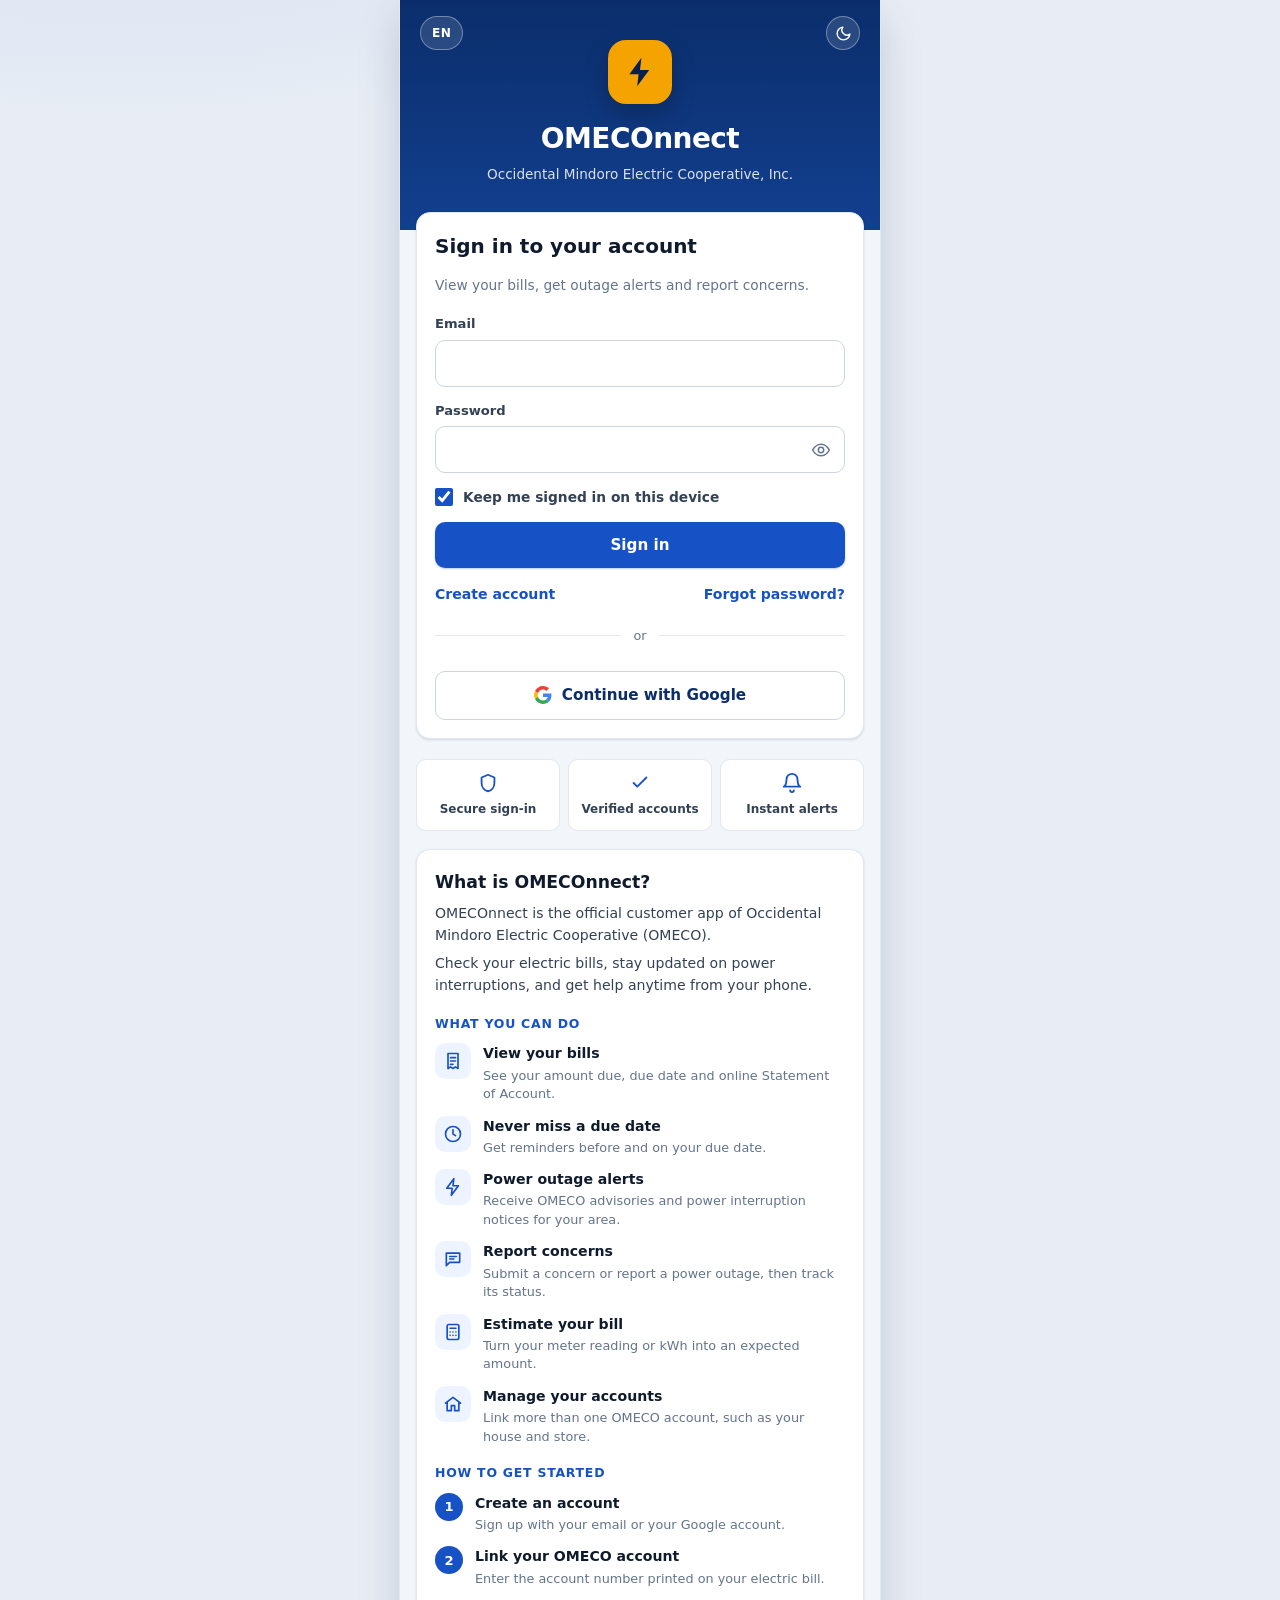
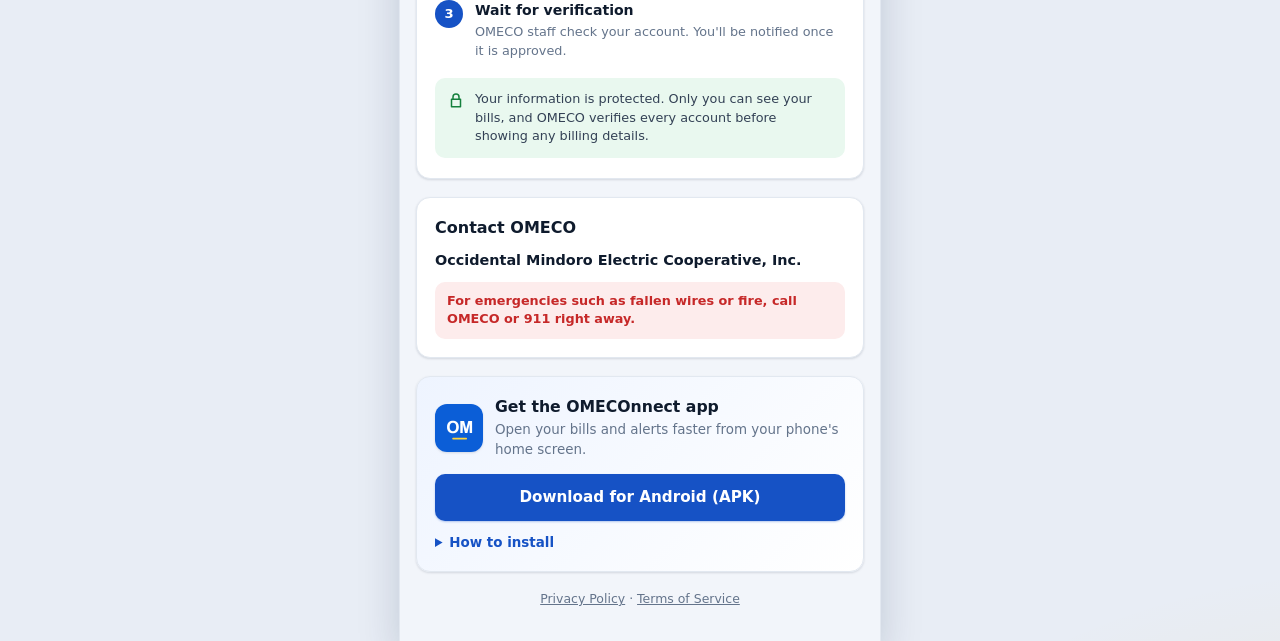
<file: deploy/customer-mobile-app/index.html>
<!DOCTYPE html>
<html lang="en">
  <head>
    <meta charset="UTF-8" />
    <meta name="viewport" content="width=device-width, initial-scale=1.0" />
    <title>OMECOnnect</title>
    <meta name="theme-color" content="#0b2e6b" />
    <meta name="description" content="OMECO customer app: bills, outage alerts, concerns and the AI assistant." />
    <link rel="manifest" href="/manifest.webmanifest" />
    <link rel="icon" type="image/png" sizes="192x192" href="/icons/icon-192.png" />
    <link rel="apple-touch-icon" href="/icons/icon-180.png" />
    <meta name="apple-mobile-web-app-capable" content="yes" />
    <meta name="mobile-web-app-capable" content="yes" />
    <meta name="apple-mobile-web-app-title" content="OMECOnnect" />
    <script src="compat.js"></script>
    <script src="theme.js"></script>
    <link rel="stylesheet" href="styles.css" />
    <link rel="stylesheet" href="statement.css" />
    <link rel="stylesheet" href="password-toggle.css" />
  </head>
  <body>
    <div class="phone-shell">
      <p id="authMessage" class="form-message hidden" aria-live="polite"></p>

      <main class="app-screen active" id="loginScreen">
        <div class="brand-hero">
          <button class="icon-pill lang-pill login-lang" type="button" data-lang-toggle aria-label="Lumipat sa Filipino"><span class="lang-code">EN</span></button>
          <button class="theme-toggle on-dark login-theme" type="button" data-theme-toggle aria-label="Switch to dark mode" aria-pressed="false">
            <svg class="i-moon" viewBox="0 0 24 24" aria-hidden="true"><path d="M21 12.8A9 9 0 1 1 11.2 3a7 7 0 0 0 9.8 9.8z" /></svg>
            <svg class="i-sun" viewBox="0 0 24 24" aria-hidden="true"><path d="M12 17a5 5 0 1 0 0-10 5 5 0 0 0 0 10zM12 1v2M12 21v2M4.2 4.2l1.4 1.4M18.4 18.4l1.4 1.4M1 12h2M21 12h2M4.2 19.8l1.4-1.4M18.4 5.6l1.4-1.4" /></svg>
          </button>
          <div class="brand-mark" aria-hidden="true">
            <svg viewBox="0 0 24 24"><path d="M13 2 4.5 13.5H11L10 22l8.5-11.5H12z" /></svg>
          </div>
          <h1>OMECOnnect</h1>
          <p>Occidental Mindoro Electric Cooperative, Inc.</p>
        </div>

        <div class="card glass-card">
          <h2>Sign in to your account</h2>
          <p class="muted-copy auth-sub">View your bills, get outage alerts and report concerns.</p>
          <form id="loginForm">
            <label>
              Email
              <input id="loginEmail" type="email" autocomplete="email" required />
            </label>
            <label>
              Password
              <input id="loginPassword" type="password" autocomplete="current-password" required />
            </label>
            <label class="remember-row">
              <input id="rememberMe" type="checkbox" checked />
              <span>Keep me signed in on this device</span>
            </label>
            <button type="submit" class="primary-btn">Sign in</button>
          </form>
          <div class="helper-row">
            <button class="text-btn" data-screen="registerScreen">Create account</button>
            <button class="text-btn" data-screen="forgotScreen">Forgot password?</button>
          </div>
          <div class="auth-divider"><span>or</span></div>
          <button id="googleSignInButton" class="secondary-btn" type="button">
            <svg class="google-mark" viewBox="0 0 48 48" aria-hidden="true">
              <path fill="#EA4335" d="M24 9.5c3.5 0 6.6 1.2 9.1 3.6l6.8-6.8C35.8 2.4 30.3 0 24 0 14.6 0 6.6 5.4 2.7 13.2l7.9 6.2C12.5 13.6 17.8 9.5 24 9.5z"/>
              <path fill="#4285F4" d="M46.5 24.5c0-1.6-.1-3.1-.4-4.5H24v9h12.7c-.6 3-2.3 5.5-4.8 7.2l7.7 6c4.5-4.2 6.9-10.3 6.9-17.7z"/>
              <path fill="#FBBC05" d="M10.6 28.6c-.5-1.4-.8-3-.8-4.6s.3-3.2.8-4.6l-7.9-6.2C1 16.6 0 20.2 0 24s1 7.4 2.7 10.8l7.9-6.2z"/>
              <path fill="#34A853" d="M24 48c6.5 0 11.9-2.1 15.9-5.8l-7.7-6c-2.1 1.4-4.9 2.3-8.2 2.3-6.2 0-11.5-4.1-13.4-9.9l-7.9 6.2C6.6 42.6 14.6 48 24 48z"/>
            </svg>
            Continue with Google
          </button>
          <p id="demoNote" class="demo-note hidden"></p>
        </div>

        <ul class="feature-pills" aria-label="Why OMECOnnect">
          <li><svg viewBox="0 0 24 24" aria-hidden="true"><path d="M12 3 5 6v6c0 4.4 3 8.1 7 9 4-.9 7-4.6 7-9V6z" /></svg>Secure sign-in</li>
          <li><svg viewBox="0 0 24 24" aria-hidden="true"><path d="M5 12l4 4L19 6" /></svg>Verified accounts</li>
          <li><svg viewBox="0 0 24 24" aria-hidden="true"><path d="M6 8a6 6 0 1 1 12 0c0 7 3 8 3 8H3s3-1 3-8M10 20a2 2 0 0 0 4 0" /></svg>Instant alerts</li>
        </ul>
        <section id="aboutCard" class="card about-card" aria-labelledby="aboutTitle">
          <h3 id="aboutTitle">What is OMECOnnect?</h3>
          <p class="about-lead">OMECOnnect is the official customer app of Occidental Mindoro Electric Cooperative (OMECO).</p>
          <p class="about-lead">Check your electric bills, stay updated on power interruptions, and get help anytime from your phone.</p>
          <h4>What you can do</h4>
          <ul class="about-features">
            <li><svg viewBox="0 0 24 24" aria-hidden="true"><path d="M6 3h12v18l-3-2-3 2-3-2-3 2zM9 8h6M9 12h6M9 16h3" /></svg><div><strong>View your bills</strong><span>See your amount due, due date and online Statement of Account.</span></div></li>
            <li><svg viewBox="0 0 24 24" aria-hidden="true"><path d="M12 7v5l3 2M12 21a9 9 0 1 0 0-18 9 9 0 0 0 0 18z" /></svg><div><strong>Never miss a due date</strong><span>Get reminders before and on your due date.</span></div></li>
            <li><svg viewBox="0 0 24 24" aria-hidden="true"><path d="M13 2 4.5 13.5H11L10 22l8.5-11.5H12z" /></svg><div><strong>Power outage alerts</strong><span>Receive OMECO advisories and power interruption notices for your area.</span></div></li>
            <li><svg viewBox="0 0 24 24" aria-hidden="true"><path d="M4 5h16v11H8l-4 4zM8 9h8M8 12h5" /></svg><div><strong>Report concerns</strong><span>Submit a concern or report a power outage, then track its status.</span></div></li>
            <li><svg viewBox="0 0 24 24" aria-hidden="true"><rect x="5" y="3" width="14" height="18" rx="2" /><path d="M8.5 7.5h7M8.5 12h.01M12 12h.01M15.5 12h.01M8.5 16h.01M12 16h.01M15.5 16h.01" /></svg><div><strong>Estimate your bill</strong><span>Turn your meter reading or kWh into an expected amount.</span></div></li>
            <li><svg viewBox="0 0 24 24" aria-hidden="true"><path d="M3 11 12 4l9 7M5 10v10h5v-6h4v6h5V10" /></svg><div><strong>Manage your accounts</strong><span>Link more than one OMECO account, such as your house and store.</span></div></li>
          </ul>
          <h4>How to get started</h4>
          <ol class="about-steps">
            <li><div><strong>Create an account</strong><span>Sign up with your email or your Google account.</span></div></li>
            <li><div><strong>Link your OMECO account</strong><span>Enter the account number printed on your electric bill.</span></div></li>
            <li><div><strong>Wait for verification</strong><span>OMECO staff check your account. You'll be notified once it is approved.</span></div></li>
          </ol>
          <p class="about-note"><svg viewBox="0 0 24 24" aria-hidden="true"><path d="M6 11h12v10H6zM8 11V8a4 4 0 0 1 8 0v3" /></svg><span>Your information is protected. Only you can see your bills, and OMECO verifies every account before showing any billing details.</span></p>
        </section>
        <section class="card contact-card" data-contact-card></section>

        <section id="getAppCard" class="card get-app-card" aria-labelledby="getAppTitle">
          <div class="get-app-head">
            <img src="/icons/icon-192.png" alt="" width="48" height="48" />
            <div>
              <h3 id="getAppTitle">Get the OMECOnnect app</h3>
              <p>Open your bills and alerts faster from your phone's home screen.</p>
            </div>
          </div>
          <div class="get-app-actions">
            <a id="downloadApkLink" class="primary-btn get-app-btn" href="/downloads/OMECOnnect.apk" download="OMECOnnect.apk">Download for Android (APK)</a>
            <button id="installAppButton" class="secondary-btn get-app-btn hidden" type="button">Install on this phone</button>
          </div>
          <details class="get-app-help">
            <summary>How to install</summary>
            <p><strong>Android:</strong> tap <em>Download for Android</em>, open the downloaded file, and allow
              "Install unknown apps" for your browser if asked. Or tap <em>Install on this phone</em> when shown.</p>
            <p><strong>iPhone:</strong> open this page in Safari, tap the Share button, then
              <em>Add to Home Screen</em>.</p>
          </details>
        </section>
        <p class="legal-links"><a href="/privacy.html">Privacy Policy</a> · <a href="/terms.html">Terms of Service</a></p>
      </main>

      <main class="app-screen" id="registerScreen">
        <div class="header-row">
          <button class="back-btn" aria-label="Back" data-screen="loginScreen">←</button>
          <h2>Register</h2>
          <span></span>
        </div>

        <div class="card form-card">
          <form id="registerForm">
            <label>
              Full name
              <input id="registerFullName" type="text" autocomplete="name" required />
            </label>
            <label>
              Email
              <input id="registerEmail" type="email" autocomplete="email" required />
            </label>
            <label>
              Mobile number
              <input id="registerMobile" type="tel" autocomplete="tel" required />
            </label>
            <label>
              Municipality (Occidental Mindoro)
              <select id="registerMunicipality" required>
                <option value="">Loading service areas…</option>
              </select>
            </label>
            <label>
              Barangay
              <select id="registerBarangay" required disabled>
                <option value="">Choose a municipality first</option>
              </select>
            </label>
            <label>
              OMECO account number
              <input id="registerAccountNumber" type="text" required />
            </label>
            <label>
              Password
              <input id="registerPassword" type="password" autocomplete="new-password" minlength="10" required />
            </label>
            <label class="consent-row">
              <input id="registerConsent" type="checkbox" required />
              <span>I have read and agree to the <a href="/privacy.html" target="_blank" rel="noopener">Privacy Notice</a> and <a href="/terms.html" target="_blank" rel="noopener">Terms</a>, and I allow OMECO to process my information for my electric service.</span>
            </label>
            <p class="muted-copy">We'll email you a confirmation link. Creating an account does not link or reveal an electricity account. OMECO staff must verify your account number first.</p>
            <button class="primary-btn" type="submit">Create account</button>
          </form>
        </div>
      </main>

      <main class="app-screen" id="otpScreen">
        <div class="header-row">
          <button id="otpBackButton" class="back-btn" aria-label="Back" type="button">←</button>
          <h2>Verify mobile</h2>
          <span></span>
        </div>

        <div class="card form-card">
          <p id="otpIntro" class="muted-copy">For your security, every OMECOnnect account must verify a mobile number.</p>

          <form id="otpPhoneForm" novalidate>
            <label>
              Mobile number
              <input id="otpPhone" type="tel" inputmode="tel" autocomplete="tel" placeholder="09171234567" required />
            </label>
            <button id="otpSendButton" class="primary-btn" type="submit">Send code</button>
          </form>

          <form id="otpCodeForm" class="hidden" novalidate>
            <p class="muted-copy">Enter the 6-digit code sent to <strong id="otpSentTo"></strong>.</p>
            <label>
              6-digit code
              <input id="otpCode" type="text" inputmode="numeric" autocomplete="one-time-code" maxlength="6" placeholder="123456" />
            </label>
            <p id="otpTimer" class="otp-timer" aria-live="polite"></p>
            <button id="otpVerifyButton" class="primary-btn" type="submit">Verify</button>
            <div class="helper-row">
              <button id="otpChangeNumberButton" class="text-btn" type="button">Change number</button>
              <button id="otpResendButton" class="text-btn" type="button">Resend code</button>
            </div>
          </form>
        </div>
      </main>

      <main class="app-screen" id="mfaScreen">
        <div class="header-row">
          <button id="mfaBackButton" class="back-btn" aria-label="Back" type="button">←</button>
          <h2>Two-step check</h2>
          <span></span>
        </div>

        <div class="card form-card">
          <p class="muted-copy">Open your authenticator app and enter the current 6-digit code for <strong>OMECOnnect</strong>.</p>
          <form id="mfaChallengeForm" novalidate>
            <label>
              Authenticator code
              <input id="mfaChallengeCode" type="text" inputmode="numeric" autocomplete="one-time-code" maxlength="6" placeholder="123456" />
            </label>
            <button id="mfaChallengeButton" class="primary-btn" type="submit">Verify</button>
          </form>
          <p class="muted-copy">Lost your phone? Contact OMECO support to reset two-step verification.</p>
        </div>
      </main>

      <main class="app-screen" id="forgotScreen">
        <div class="header-row">
          <button class="back-btn" aria-label="Back" data-screen="loginScreen">←</button>
          <h2>Reset password</h2>
          <span></span>
        </div>

        <div class="card form-card">
          <p class="muted-copy">Enter your registered email to receive a secure reset link.</p>
          <label>
            Email address
            <input id="resetEmail" type="email" autocomplete="email" required />
          </label>
          <button id="resetPasswordButton" class="primary-btn" type="button">Send reset link</button>
        </div>
      </main>

      <main class="app-screen" id="newPasswordScreen">
        <div class="header-row">
          <span></span>
          <h2>Set a new password</h2>
          <span></span>
        </div>

        <form class="card form-card" id="newPasswordForm" novalidate>
          <p class="muted-copy">Choose a new password for your OMECOnnect account.</p>
          <label>
            New password
            <input id="newPassword" type="password" autocomplete="new-password" minlength="10" required />
          </label>
          <label>
            Confirm new password
            <input id="newPasswordConfirm" type="password" autocomplete="new-password" minlength="10" required />
          </label>
          <p class="field-hint">At least 10 characters.</p>
          <button id="newPasswordButton" class="primary-btn" type="submit">Save new password</button>
        </form>
      </main>

      <main class="app-screen" id="homeScreen">
        <div class="home-top">
          <div class="header-row header-split">
            <div>
              <p id="homeGreeting" class="eyebrow">Good day</p>
              <h2 id="customerName">Customer</h2>
            </div>
            <div class="header-actions">
              <button class="icon-pill lang-pill" type="button" data-lang-toggle aria-label="Lumipat sa Filipino"><span class="lang-code">EN</span></button>
              <button class="theme-toggle on-dark" type="button" data-theme-toggle aria-label="Switch to dark mode" aria-pressed="false">
                <svg class="i-moon" viewBox="0 0 24 24" aria-hidden="true"><path d="M21 12.8A9 9 0 1 1 11.2 3a7 7 0 0 0 9.8 9.8z" /></svg>
                <svg class="i-sun" viewBox="0 0 24 24" aria-hidden="true"><path d="M12 17a5 5 0 1 0 0-10 5 5 0 0 0 0 10zM12 1v2M12 21v2M4.2 4.2l1.4 1.4M18.4 18.4l1.4 1.4M1 12h2M21 12h2M4.2 19.8l1.4-1.4M18.4 5.6l1.4-1.4" /></svg>
              </button>
              <button id="pushToggleButton" class="icon-pill" type="button" aria-expanded="false" aria-controls="pushCard" title="Phone pop-up alerts">
                <svg viewBox="0 0 24 24" aria-hidden="true"><path d="M6 8a6 6 0 1 1 12 0c0 7 3 8 3 8H3s3-1 3-8M10 20a2 2 0 0 0 4 0" /></svg>
                <span id="pushToggleLabel">Pop-ups</span>
                <span id="pushToggleDot" class="pill-dot hidden" aria-hidden="true"></span>
              </button>
              <button class="avatar" type="button" data-screen="profileScreen" aria-label="Open profile">MS</button>
            </div>
          </div>

          <section id="pushCard" class="card push-card hidden" aria-labelledby="pushTitle">
            <div class="push-card-row">
              <span class="push-bell" aria-hidden="true"><svg viewBox="0 0 24 24"><path d="M6 8a6 6 0 1 1 12 0c0 7 3 8 3 8H3s3-1 3-8M10 20a2 2 0 0 0 4 0" /></svg></span>
              <div>
                <h3 id="pushTitle">Pop-up alerts on this phone</h3>
                <p id="pushText">Be notified right away about OMECO announcements, outages, new bills and replies to your concerns — even when the app is closed.</p>
              </div>
              <button id="pushCloseButton" class="close-btn" type="button" aria-label="Close">
                <svg viewBox="0 0 24 24" aria-hidden="true"><path d="M6 6l12 12M18 6 6 18" /></svg>
              </button>
            </div>
            <button id="pushEnableButton" class="primary-btn push-btn" type="button">Turn on notifications</button>
            <a id="pushOpenBrowser" class="primary-btn push-btn get-app-btn hidden" href="/customer-mobile-app/index.html" target="_blank" rel="noopener">Open OMECOnnect in my browser</a>
            <button id="pushTestButton" class="secondary-btn push-btn hidden" type="button">Send me a test notification</button>
            <p id="pushStatus" class="push-status hidden" role="status" aria-live="polite"></p>
          </section>

          <div class="card hero-card">
            <div class="hero-head">
              <p id="accountLabel" class="eyebrow light">Verified account</p>
              <h3 id="maskedAccountNumber">Account pending verification</h3>
              <label class="account-switch hidden" id="accountSwitchWrap">
                <span class="sr-only">Choose account</span>
                <select id="accountSwitch" aria-label="Choose which OMECO account to view"></select>
              </label>
            </div>
            <div class="hero-amount-row">
              <div class="hero-amount">
                <span>Amount due</span>
                <strong id="currentBillAmount">—</strong>
                <div class="due-row">
                  <small id="heroDueDate">Due date: —</small>
                  <b id="heroDueChip" class="due-chip hidden"></b>
                </div>
              </div>
              <button class="hero-bills-btn" type="button" data-screen="billsScreen" aria-label="Open My Bills">
                <span class="action-icon blue" aria-hidden="true"><svg viewBox="0 0 24 24"><path d="M6 3h12v18l-3-2-3 2-3-2-3 2zM9 8h6M9 12h6M9 16h3" /></svg></span>
                <span class="hero-bills-label">My Bills</span>
              </button>
            </div>
            <div class="hero-actions">
              <button id="payNowButton" class="primary-btn pay-btn hidden" type="button">Pay now</button>
              <button class="primary-btn" type="button" data-screen="billsScreen">View bills</button>
              <button class="secondary-btn" type="button" data-screen="complaintsScreen">Report issue</button>
            </div>
          </div>
        </div>
        <section id="powerCard" class="card power-card hidden" aria-labelledby="powerTitle" aria-live="polite">
          <div class="power-head">
            <span class="power-dot" aria-hidden="true"></span>
            <div>
              <h3 id="powerTitle">Power in your area</h3>
              <p id="powerArea" class="power-area"></p>
            </div>
          </div>
          <p id="powerText" class="power-text"></p>
          <div id="powerAdvisories" class="power-advisories"></div>
          <div id="outageBoard" class="outage-board" aria-live="polite"></div>
          <div class="power-actions">
            <button id="reportOutageButton" class="secondary-btn power-report" type="button">Report no power</button>
            <span id="powerNote" class="power-note"></span>
          </div>
        </section>

        <section id="scheduleCard" class="card schedule-card hidden" aria-live="polite"></section>

        <section id="insightCard" class="card insight-card hidden"></section>
        <p id="demoDashboardBanner" class="demo-note hidden">DEMO DATA — Sample values only; not OMECO customer or billing data.</p>

        <div class="metrics-grid">
          <div class="mini-card blue">
            <span>Total due</span>
            <strong id="dashboardBalance">—</strong>
          </div>
          <div class="mini-card yellow">
            <span>Usage</span>
            <strong id="dashboardUsage">—</strong>
          </div>
          <div class="mini-card green">
            <span>Status</span>
            <strong id="dashboardStatus">—</strong>
          </div>
        </div>

        <h3 class="list-title">Services</h3>
        <div class="quick-actions">
          <button class="action-card" type="button" data-screen="complaintsScreen">
            <span class="action-icon orange" aria-hidden="true"><svg viewBox="0 0 24 24"><path d="M12 9v4M12 17h.01M10.3 3.9 2.6 17.2A2 2 0 0 0 4.3 20h15.4a2 2 0 0 0 1.7-2.8L13.7 3.9a2 2 0 0 0-3.4 0z" /></svg></span>
            <span>Report</span>
            <strong>Concerns</strong>
          </button>
          <button class="action-card" type="button" data-screen="announcementsScreen">
            <span class="action-icon green" aria-hidden="true"><svg viewBox="0 0 24 24"><path d="M3 11v2a1 1 0 0 0 1 1h2l5 4V6L6 10H4a1 1 0 0 0-1 1zM15.5 8.5a5 5 0 0 1 0 7M18.5 5.5a9 9 0 0 1 0 13" /></svg></span>
            <span>Outage</span>
            <strong>Advisories</strong>
          </button>
          <button class="action-card" type="button" data-screen="aiScreen">
            <span class="action-icon violet" aria-hidden="true"><svg viewBox="0 0 24 24"><path d="M21 12a8 8 0 0 1-11.6 7.1L4 20l1-4.6A8 8 0 1 1 21 12zM12 8.2l.9 2 2 .9-2 .9-.9 2-.9-2-2-.9 2-.9z" /></svg></span>
            <span>Assistant</span>
            <strong>Ask AI</strong>
          </button>
        </div>

        <button class="card estimate-promo" type="button" data-screen="estimatorScreen">
          <span class="estimate-promo-icon" aria-hidden="true"><svg viewBox="0 0 24 24"><path d="M6 2h12a2 2 0 0 1 2 2v16a2 2 0 0 1-2 2H6a2 2 0 0 1-2-2V4a2 2 0 0 1 2-2zM8 6h8v4H8zM8 14h.01M12 14h.01M16 14h.01M8 18h.01M12 18h.01M16 18h.01" /></svg></span>
          <span class="estimate-promo-text">
            <strong>Estimate my bill</strong>
            <span>Convert your meter reading or kWh into the expected amount.</span>
          </span>
          <span class="estimate-promo-go" aria-hidden="true">›</span>
        </button>

      </main>

      <main class="app-screen" id="billsScreen">
        <div class="header-row">
          <button class="back-btn" aria-label="Back" data-screen="homeScreen">←</button>
          <h2>My Bills</h2>
          <span></span>
        </div>

        <div class="summary-box">
          <span>Outstanding balance</span>
          <strong id="billOutstandingTotal">—</strong>
          <small id="billDueSummary">Due date: —</small>
        </div>

        <section id="usageCard" class="card usage-card hidden" aria-labelledby="usageTitle">
          <div class="usage-head">
            <h3 id="usageTitle">Usage history</h3>
            <span id="usageTrend" class="trend hidden"></span>
          </div>
          <div id="usageChart" class="usage-chart" role="img" aria-label="Electricity use per month"></div>
          <p class="usage-note">kWh used per month · your latest bill is highlighted</p>
        </section>

        <button class="secondary-btn estimate-link" type="button" data-screen="estimatorScreen">Estimate my next bill</button>

        <div id="billList" class="bill-list"></div>

        <section id="paymentHistory" class="card payment-history hidden" aria-live="polite"></section>

        <form id="meterForm" class="card form-card meter-card hidden" novalidate>
          <h3>Send your meter reading</h3>
          <p class="muted-copy">Read the numbers on your electric meter (kWh) and add a clear photo. OMECO staff will check it.</p>
          <label>
            Meter reading (kWh)
            <input id="meterValue" type="number" inputmode="decimal" min="0" step="0.1" required placeholder="e.g. 12345.6" />
          </label>
          <div class="photo-pick">
            <label class="secondary-btn photo-btn" for="meterPhoto">Add meter photo</label>
            <input id="meterPhoto" class="sr-only" type="file" accept="image/*" capture="environment" />
            <div id="meterPhotoPreview" class="thumb-row"></div>
          </div>
          <button id="meterSubmit" class="primary-btn" type="submit">Send reading</button>
          <p id="meterStatus" class="photo-status hidden" role="status"></p>
          <div id="meterHistory" class="meter-history"></div>
        </form>
      </main>

      <main class="app-screen" id="announcementsScreen">
        <div class="header-row">
          <button class="back-btn" aria-label="Back" data-screen="homeScreen">←</button>
          <h2>Alerts</h2>
          <span></span>
        </div>

        <div class="section-head first">
          <h3>Notifications</h3>
          <button class="link-btn" id="markNotificationsRead" type="button">Mark all as read</button>
        </div>
        <div id="notificationList" class="list-box"></div>

        <h3 class="list-title">OMECO advisories</h3>
        <div id="announcementList" class="announce-list"></div>
      </main>

      <main class="app-screen" id="complaintsScreen">
        <div class="header-row">
          <button class="back-btn" aria-label="Back" data-screen="homeScreen">←</button>
          <h2>Concerns</h2>
          <span class="tiny-action">New</span>
        </div>

        <form class="card form-card" id="concernForm" novalidate>
          <label>
            Concern category
            <select id="concernType" required>
              <option>Billing concerns</option>
              <option>Payment problems</option>
              <option>Power interruptions</option>
              <option>Low voltage</option>
              <option>New connection</option>
              <option>Other</option>
            </select>
          </label>
          <label>
            Details
            <textarea id="concernDetails" rows="5" maxlength="2000" required placeholder="Describe the issue, service location, and how it affects you."></textarea>
          </label>
          <p id="concernCounter" class="field-hint">At least 10 characters · 0/2000</p>
          <div class="photo-pick">
            <label class="secondary-btn photo-btn" for="concernPhotos">Add photos (up to 3)</label>
            <input id="concernPhotos" class="sr-only" type="file" accept="image/*" multiple />
            <div id="concernPhotoPreview" class="thumb-row"></div>
          </div>
          <button id="concernSubmitButton" class="primary-btn" type="submit">Submit concern</button>
        </form>

        <h3 class="list-title">My concerns</h3>
        <div id="concernList" class="concern-list">
          <p class="empty-state">Your submitted concerns will appear here.</p>
        </div>
      </main>

      <main class="app-screen" id="estimatorScreen">
        <div class="header-row">
          <button class="back-btn" aria-label="Back" data-screen="homeScreen">←</button>
          <h2>Bill estimator</h2>
          <span></span>
        </div>

        <section class="card est-rate" aria-live="polite">
          <div class="est-rate-row">
            <div>
              <span class="est-label">OMECO rate</span>
              <strong id="estRateValue">—</strong>
              <small id="estRateMeta">Loading the current rate…</small>
            </div>
            <label class="est-class hidden" id="estClassWrap">
              <span class="sr-only">Customer type</span>
              <select id="estClass" aria-label="Customer type"></select>
            </label>
          </div>
        </section>

        <div class="est-tabs" role="tablist" aria-label="How to estimate">
          <button type="button" role="tab" class="est-tab active" data-mode="meter" aria-selected="true">Meter reading</button>
          <button type="button" role="tab" class="est-tab" data-mode="kwh" aria-selected="false">kWh</button>
        </div>

        <section class="card form-card est-mode" data-mode="meter">
          <p class="muted-copy">Read the black numbers on your meter. Subtract last month's reading from today's reading to get the kWh you used.</p>
          <div class="est-grid">
            <label>Previous reading
              <input id="estPrev" type="number" inputmode="decimal" min="0" step="0.1" placeholder="e.g. 12160" />
            </label>
            <label>Current reading
              <input id="estCurr" type="number" inputmode="decimal" min="0" step="0.1" placeholder="e.g. 12348" />
            </label>
          </div>
          <div class="est-used hidden" id="estMainUsed" aria-live="polite">
            <span class="est-label">Total used on the main meter</span>
            <strong id="estMainKwh">0 kWh</strong>
            <small id="estMainSpan"></small>
          </div>

          <div class="est-subs">
            <div class="est-subs-head">
              <h3>Submeters</h3>
              <button type="button" class="secondary-btn est-add-sub" id="estAddSub">+ Add submeter</button>
            </div>
            <p class="field-hint">Add a submeter for each house or tenant connected to this meter. Their kWh is part of the main meter, so the bill is divided by the kWh each one used. Saved on this phone only.</p>
            <div id="estSubList" class="est-sub-list"></div>
          </div>
        </section>

        <section class="card form-card est-mode hidden" data-mode="kwh">
          <label>kWh used in a month
            <input id="estKwh" type="number" inputmode="decimal" min="0" step="0.1" placeholder="e.g. 188" />
          </label>
          <p id="estKwhHint" class="field-hint"></p>
        </section>


        <section class="card est-result" aria-live="polite">
          <span class="est-label">Estimated bill</span>
          <strong id="estTotal" class="est-total">—</strong>
          <p id="estKwhUsed" class="est-kwh">Enter your readings to see the estimate.</p>
          <dl id="estBreakdown" class="est-breakdown"></dl>
          <p id="estCompare" class="est-compare hidden"></p>
          <p class="est-disclaimer">This is an estimate only. Your official OMECO bill may differ because of rate adjustments, taxes, discounts, or the exact reading date.</p>
        </section>

        <section class="card est-split hidden" id="estSplit" aria-live="polite">
          <h3>Bill per meter</h3>
          <p class="field-hint">Price per kWh = whole bill ÷ main meter kWh. Each submeter pays its kWh × price per kWh, and the owner pays for the rest of the kWh.</p>
          <div id="estSplitBody"></div>
        </section>
      </main>

      <main class="app-screen" id="aiScreen">
        <div class="header-row">
          <button class="back-btn" aria-label="Back" data-screen="homeScreen">←</button>
          <h2>AI Assistant</h2>
          <span></span>
        </div>

        <div id="chatBox" class="chat-box">
          <div class="message bot">
            Sign in to ask about information available to your account.
          </div>
        </div>

        <div class="chat-input-wrap">
          <input id="aiInput" type="text" value="Ask about my bill" />
          <button id="aiSendBtn" class="primary-btn small-btn">Send</button>
        </div>
      </main>

      <main class="app-screen" id="profileScreen">
        <div class="header-row">
          <button class="back-btn" aria-label="Back" data-screen="homeScreen">←</button>
          <h2>Profile</h2>
          <span></span>
        </div>

        <div class="card profile-card">
          <div class="profile-top">
            <label class="avatar-edit" for="photoInput" title="Change profile photo">
              <span class="avatar large">MS</span>
              <span class="avatar-camera" aria-hidden="true"><svg viewBox="0 0 24 24"><path d="M4 8h3l2-3h6l2 3h3v11H4zM12 17a4 4 0 1 0 0-8 4 4 0 0 0 0 8z" /></svg></span>
            </label>
            <div>
              <strong id="profileName">Customer</strong>
              <small id="profileEmail"></small>
              <small id="photoSource" class="photo-source">No photo yet</small>
            </div>
          </div>
          <div class="photo-actions">
            <label id="changePhotoButton" class="secondary-btn photo-btn" for="photoInput">Change photo</label>
            <input id="photoInput" class="sr-only" type="file" accept="image/*" />
            <button id="removePhotoButton" class="link-btn hidden" type="button">Remove photo</button>
          </div>
          <small class="photo-hint">Any photo up to 50 MB (JPG, PNG, HEIC on iPhone).</small>
          <p id="photoStatus" class="photo-status hidden" role="status"></p>

          <form id="verifyAccountForm" class="card form-card hidden">
            <h3 id="verifyAccountTitle">Link your OMECO account</h3>
            <p class="muted-copy">If your profile is complete (full name, email or mobile, municipality and barangay), the request is approved automatically. Otherwise OMECO staff will check it.</p>
            <label>
              OMECO account number
              <input id="verifyAccountNumber" type="text" required />
            </label>
            <button class="primary-btn" type="submit">Request verification</button>
          </form>

          <div class="profile-meta">
            <div><span>Verified account</span><strong id="profileAccount">Pending verification</strong></div>
            <div><span>Service area</span><strong id="profileArea">Not linked</strong></div>
            <div><span>Location</span><strong id="profileLocation">Not set</strong></div>
            <div><span>Membership</span><strong>Residential</strong></div>
          </div>
        </div>

        <form class="card form-card" id="locationForm">
          <h3>Your location</h3>
          <p id="locationHint" class="muted-copy">Where your house or electricity connection is. OMECO uses this for outage and maintenance notices in your area.</p>
          <label>
            Municipality
            <select id="profileMunicipality" required>
              <option value="">Loading service areas…</option>
            </select>
          </label>
          <label>
            Barangay
            <select id="profileBarangay" required disabled>
              <option value="">Choose a municipality first</option>
            </select>
          </label>
          <button id="locationSaveButton" class="primary-btn" type="submit">Save location</button>
        </form>

        <div class="card form-card" id="mfaCard">
          <h3>Two-step verification</h3>
          <p id="mfaStatusText" class="muted-copy">Add an authenticator app (Google Authenticator, Microsoft Authenticator) for extra protection. It's free and works without signal.</p>
          <button id="mfaSetupButton" class="primary-btn" type="button">Set up authenticator app</button>

          <div id="mfaEnrollPanel" class="hidden">
            <p class="muted-copy">1. Open your authenticator app, tap <strong>+</strong> and scan this QR code.</p>
            <img id="mfaQr" class="mfa-qr" alt="QR code to add OMECOnnect to your authenticator app" width="180" height="180" />
            <p class="muted-copy">Can't scan? Enter this key manually: <code id="mfaSecret" class="mfa-secret"></code></p>
            <form id="mfaEnrollForm" novalidate>
              <label>
                2. Enter the 6-digit code shown in the app
                <input id="mfaEnrollCode" type="text" inputmode="numeric" autocomplete="one-time-code" maxlength="6" placeholder="123456" />
              </label>
              <button id="mfaEnrollVerifyButton" class="primary-btn" type="submit">Verify and turn on</button>
              <button id="mfaEnrollCancelButton" class="secondary-btn" type="button">Cancel</button>
            </form>
          </div>

          <button id="mfaDisableButton" class="secondary-btn hidden" type="button">Turn off two-step verification</button>
        </div>

        <div class="card form-card" id="privacyCard">
          <h3>Your data and privacy</h3>
          <p class="muted-copy">Under the Data Privacy Act (RA 10173) you can get a copy of your data or delete your OMECOnnect account at any time.</p>
          <button id="downloadDataButton" class="secondary-btn" type="button">Download my data</button>
          <button id="deleteAccountButton" class="link-btn danger-link" type="button">Delete my account</button>
          <p id="privacyStatus" class="photo-status hidden" role="status"></p>
        </div>

        <section class="card contact-card" data-contact-card></section>

        <div class="settings-list">
          <button class="setting-item" id="logoutButton">Logout</button>
          <button class="setting-item" data-screen="forgotScreen">Change password</button>
          <button class="setting-item" id="pushSettingButton" type="button">Phone notifications: Off</button>
          <button class="setting-item hidden" id="pushTestSettingButton" type="button">Send a test notification</button>
          <a class="setting-item" href="/privacy.html">Privacy policy</a>
        </div>
      </main>

      <button id="aiFab" class="ai-fab hidden" type="button" data-screen="aiScreen" aria-label="Open AI assistant">
        <svg viewBox="0 0 24 24" aria-hidden="true">
          <path d="M21 12a8 8 0 0 1-11.6 7.1L4 20l1-4.6A8 8 0 1 1 21 12z" />
          <path d="M12 8.2l.9 2 2 .9-2 .9-.9 2-.9-2-2-.9 2-.9z" />
        </svg>
        <span class="ai-fab-label">Ask the AI assistant</span>
      </button>

      <nav class="bottom-nav" aria-label="Main menu">
        <button class="nav-item active" type="button" data-screen="homeScreen">
          <svg viewBox="0 0 24 24" aria-hidden="true"><path d="M3 11 12 4l9 7M5 10v10h5v-6h4v6h5V10" /></svg><span>Home</span>
        </button>
        <button class="nav-item" type="button" data-screen="announcementsScreen">
          <svg viewBox="0 0 24 24" aria-hidden="true"><path d="M6 8a6 6 0 1 1 12 0c0 7 3 8 3 8H3s3-1 3-8M10 20a2 2 0 0 0 4 0" /></svg><span>Alerts</span>
          <span id="navAlertsBadge" class="nav-count hidden" aria-label="unread notifications">0</span>
        </button>
        <button class="nav-item" type="button" data-screen="complaintsScreen">
          <svg viewBox="0 0 24 24" aria-hidden="true"><path d="M4 5h16v11H8l-4 4zM8 9h8M8 12h5" /></svg><span>Concerns</span>
        </button>
        <button class="nav-item" type="button" data-screen="profileScreen">
          <svg viewBox="0 0 24 24" aria-hidden="true"><path d="M12 12a4 4 0 1 0 0-8 4 4 0 0 0 0 8zM4 21a8 8 0 0 1 16 0" /></svg><span>Profile</span>
        </button>
      </nav>
    </div>

    <script src="config.js"></script>
    <script src="supabase-client.js"></script>
    <script src="live.js"></script>
    <script src="password-toggle.js"></script>
    <script src="alerts.js"></script>
    <script src="script.js"></script>
    <script src="statement.js"></script>
    <script src="features.js"></script>
    <script src="billing-math.js"></script>
    <script src="submeters.js"></script>
    <script src="estimator.js"></script>
    <script src="bill-split.js"></script>
    <script src="insights.js"></script>
    <script src="i18n.js"></script>
  </body>
</html>
</file>
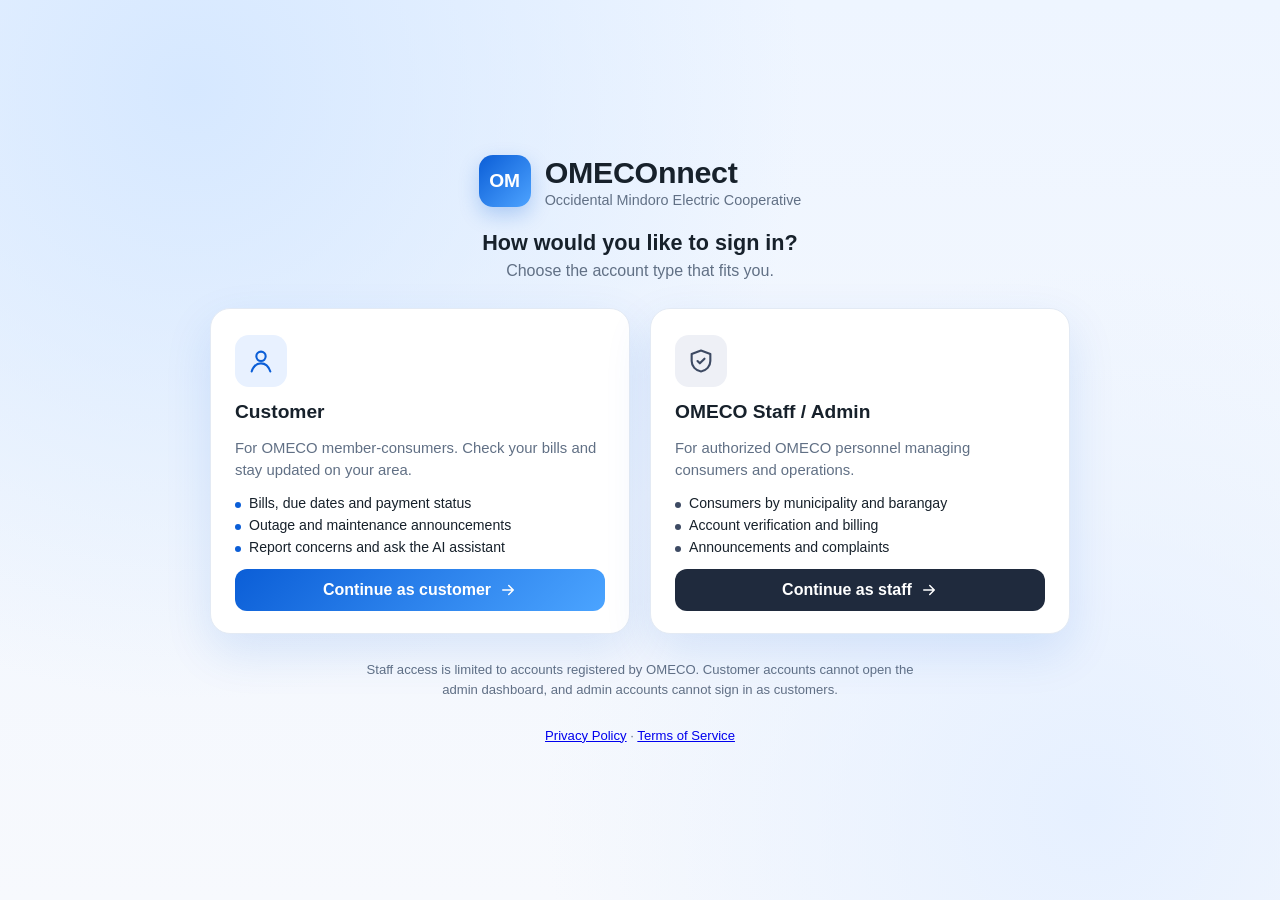
<file: frontend/public/index.html>
<!DOCTYPE html>
<html lang="en">
  <head>
    <meta charset="UTF-8" />
    <meta name="viewport" content="width=device-width, initial-scale=1.0" />
    <title>OMECOnnect – Sign in</title>
    <style>
      :root {
        --primary: #0b5ed7;
        --primary-dark: #093c96;
        --text: #17212b;
        --muted: #617085;
        --line: #e3eaf4;
        --white: #ffffff;
        --shadow: 0 18px 48px rgba(11, 94, 215, 0.12);
      }

      * {
        box-sizing: border-box;
      }

      html,
      body {
        margin: 0;
        min-height: 100%;
      }

      body {
        min-height: 100vh;
        display: grid;
        place-items: center;
        padding: 32px 16px;
        font-family: Arial, Helvetica, sans-serif;
        color: var(--text);
        background:
          radial-gradient(circle at 15% 10%, #d6e8ff 0, transparent 45%),
          radial-gradient(circle at 85% 90%, #e6f0ff 0, transparent 40%),
          linear-gradient(180deg, #eef5ff 0%, #f7f9fd 100%);
      }

      main {
        width: min(860px, 100%);
      }

      .brand {
        display: flex;
        align-items: center;
        justify-content: center;
        gap: 14px;
        margin-bottom: 10px;
      }

      .brand-mark {
        width: 52px;
        height: 52px;
        border-radius: 14px;
        display: grid;
        place-items: center;
        color: var(--white);
        font-weight: 700;
        font-size: 1.2rem;
        background: linear-gradient(135deg, var(--primary), #4da3ff);
        box-shadow: 0 8px 20px rgba(11, 94, 215, 0.25);
      }

      .brand h1 {
        margin: 0;
        font-size: 1.9rem;
        letter-spacing: -0.01em;
      }

      .brand p {
        margin: 2px 0 0;
        color: var(--muted);
        font-size: 0.9rem;
      }

      .intro {
        text-align: center;
        margin: 22px 0 28px;
      }

      .intro h2 {
        margin: 0 0 6px;
        font-size: 1.35rem;
      }

      .intro p {
        margin: 0;
        color: var(--muted);
      }

      .choices {
        display: grid;
        grid-template-columns: repeat(2, minmax(0, 1fr));
        gap: 20px;
      }

      .choice {
        position: relative;
        display: flex;
        flex-direction: column;
        gap: 14px;
        padding: 26px 24px 22px;
        border: 1px solid var(--line);
        border-radius: 20px;
        background: var(--white);
        box-shadow: var(--shadow);
        color: inherit;
        text-decoration: none;
        transition: transform 0.15s ease, border-color 0.15s ease, box-shadow 0.15s ease;
      }

      .choice:hover {
        transform: translateY(-3px);
        border-color: #b9d3fb;
        box-shadow: 0 22px 52px rgba(11, 94, 215, 0.18);
      }

      .choice:focus-visible {
        outline: 3px solid rgba(11, 94, 215, 0.4);
        outline-offset: 3px;
      }

      .icon {
        width: 52px;
        height: 52px;
        border-radius: 14px;
        display: grid;
        place-items: center;
        background: #e8f1ff;
        color: var(--primary);
      }

      .choice.staff .icon {
        background: #eef0f6;
        color: #3d4a63;
      }

      .icon svg {
        width: 28px;
        height: 28px;
        fill: none;
        stroke: currentColor;
        stroke-width: 1.8;
        stroke-linecap: round;
        stroke-linejoin: round;
      }

      .choice h3 {
        margin: 0;
        font-size: 1.2rem;
      }

      .choice p {
        margin: 0;
        color: var(--muted);
        line-height: 1.5;
        font-size: 0.93rem;
      }

      .choice ul {
        margin: 0;
        padding: 0;
        list-style: none;
        display: grid;
        gap: 6px;
        font-size: 0.88rem;
      }

      .choice li {
        display: flex;
        gap: 8px;
        align-items: flex-start;
      }

      .choice li::before {
        content: '';
        width: 6px;
        height: 6px;
        margin-top: 0.45em;
        border-radius: 50%;
        background: var(--primary);
        flex: none;
      }

      .choice.staff li::before {
        background: #3d4a63;
      }

      .cta {
        display: inline-flex;
        align-items: center;
        justify-content: center;
        gap: 8px;
        margin-top: auto;
        padding: 12px 16px;
        border-radius: 12px;
        font-weight: 700;
        color: var(--white);
        background: linear-gradient(135deg, var(--primary), #4ba4ff);
      }

      .choice.staff .cta {
        background: #1f2a3d;
      }

      .cta svg {
        width: 18px;
        height: 18px;
        fill: none;
        stroke: currentColor;
        stroke-width: 2;
        stroke-linecap: round;
        stroke-linejoin: round;
      }

      .note {
        margin: 26px auto 0;
        max-width: 560px;
        text-align: center;
        color: var(--muted);
        font-size: 0.82rem;
        line-height: 1.5;
      }

      @media (max-width: 640px) {
        .choices {
          grid-template-columns: 1fr;
        }

        .brand h1 {
          font-size: 1.6rem;
        }
      }
    </style>
  </head>
  <body>
    <main>
      <div class="brand">
        <div class="brand-mark" aria-hidden="true">OM</div>
        <div>
          <h1>OMECOnnect</h1>
          <p>Occidental Mindoro Electric Cooperative</p>
        </div>
      </div>

      <div class="intro">
        <h2>How would you like to sign in?</h2>
        <p>Choose the account type that fits you.</p>
      </div>

      <div class="choices">
        <a class="choice customer" href="customer-mobile-app/index.html">
          <span class="icon" aria-hidden="true">
            <svg viewBox="0 0 24 24"><circle cx="12" cy="8" r="4" /><path d="M4 21c1.5-4.5 4.5-7 8-7s6.5 2.5 8 7" /></svg>
          </span>
          <h3>Customer</h3>
          <p>For OMECO member-consumers. Check your bills and stay updated on your area.</p>
          <ul>
            <li>Bills, due dates and payment status</li>
            <li>Outage and maintenance announcements</li>
            <li>Report concerns and ask the AI assistant</li>
          </ul>
          <span class="cta">
            Continue as customer
            <svg viewBox="0 0 24 24" aria-hidden="true"><path d="M5 12h14m-6-6 6 6-6 6" /></svg>
          </span>
        </a>

        <a class="choice staff" href="admin-dashboard/index.html">
          <span class="icon" aria-hidden="true">
            <svg viewBox="0 0 24 24"><path d="M12 3 4 6v6c0 4.5 3.4 8.3 8 9 4.6-.7 8-4.5 8-9V6l-8-3z" /><path d="m9 12 2 2 4-4" /></svg>
          </span>
          <h3>OMECO Staff / Admin</h3>
          <p>For authorized OMECO personnel managing consumers and operations.</p>
          <ul>
            <li>Consumers by municipality and barangay</li>
            <li>Account verification and billing</li>
            <li>Announcements and complaints</li>
          </ul>
          <span class="cta">
            Continue as staff
            <svg viewBox="0 0 24 24" aria-hidden="true"><path d="M5 12h14m-6-6 6 6-6 6" /></svg>
          </span>
        </a>
      </div>

      <p class="note">Staff access is limited to accounts registered by OMECO. Customer accounts cannot open the admin dashboard, and admin accounts cannot sign in as customers.</p>
      <p class="note"><a href="privacy.html">Privacy Policy</a> · <a href="terms.html">Terms of Service</a></p>
    </main>
  </body>
</html>
</file>
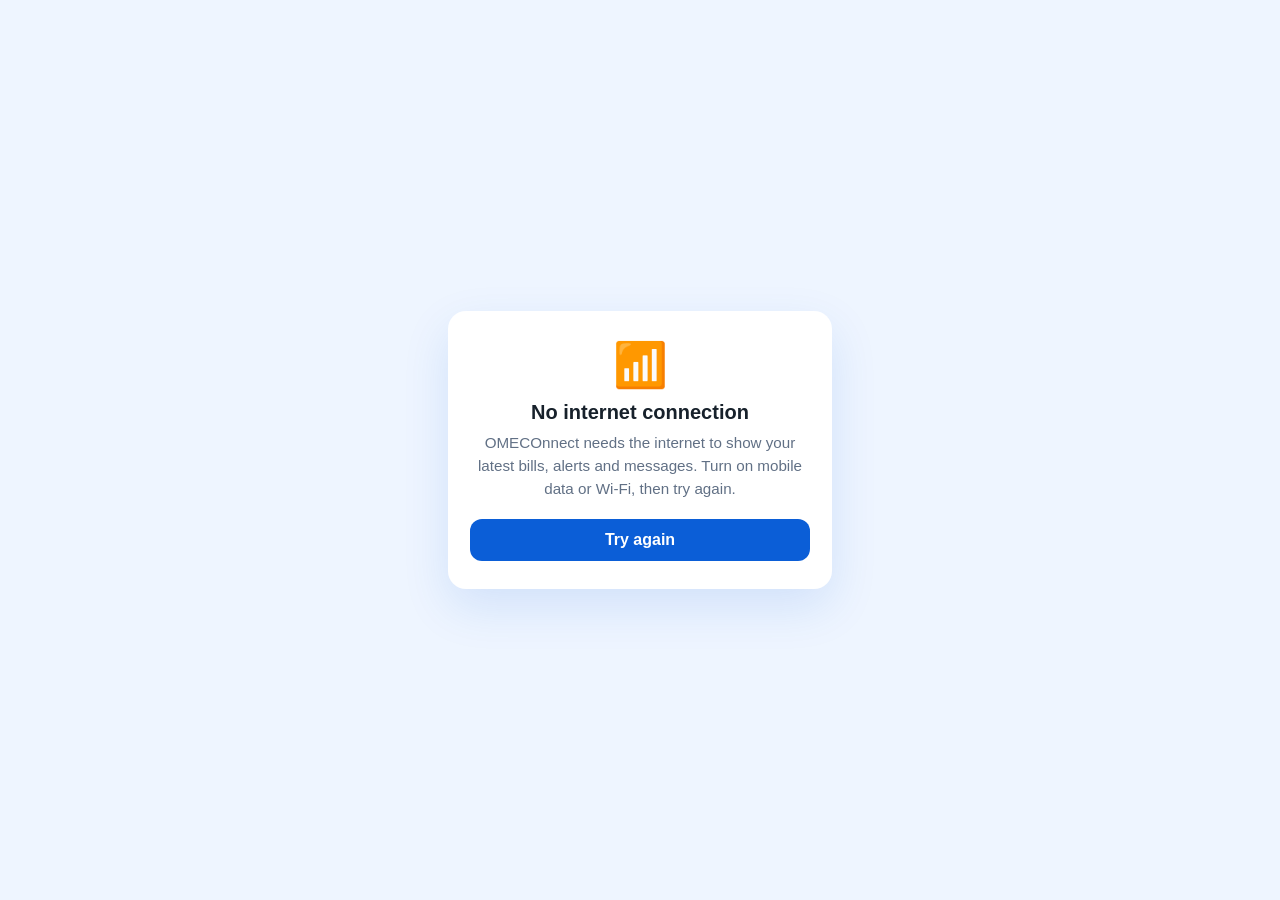
<file: offline.html>
<!DOCTYPE html>
<html lang="en">
  <head>
    <meta charset="UTF-8" />
    <meta name="viewport" content="width=device-width, initial-scale=1.0" />
    <meta name="theme-color" content="#0b5ed7" />
    <title>OMECOnnect – No internet</title>
    <style>
      html, body { margin: 0; min-height: 100%; }
      body { min-height: 100vh; display: grid; place-items: center; padding: 24px; box-sizing: border-box;
        font-family: Arial, Helvetica, sans-serif; color: #17212b; background: #eef5ff; }
      main { max-width: 340px; width: 100%; background: #fff; border-radius: 18px; padding: 28px 22px;
        text-align: center; box-shadow: 0 18px 48px rgba(11, 94, 215, 0.12); }
      .icon { font-size: 44px; }
      h1 { font-size: 1.25rem; margin: 10px 0 8px; }
      p { color: #617085; font-size: 0.95rem; line-height: 1.5; margin: 0 0 18px; }
      a { display: block; background: #0b5ed7; color: #fff; text-decoration: none; font-weight: 700;
        border-radius: 12px; padding: 12px 16px; }
    </style>
  </head>
  <body>
    <main>
      <div class="icon" aria-hidden="true">📶</div>
      <h1>No internet connection</h1>
      <p>OMECOnnect needs the internet to show your latest bills, alerts and messages.
        Turn on mobile data or Wi-Fi, then try again.</p>
      <a href="/customer-mobile-app/index.html">Try again</a>
    </main>
  </body>
</html>
</file>
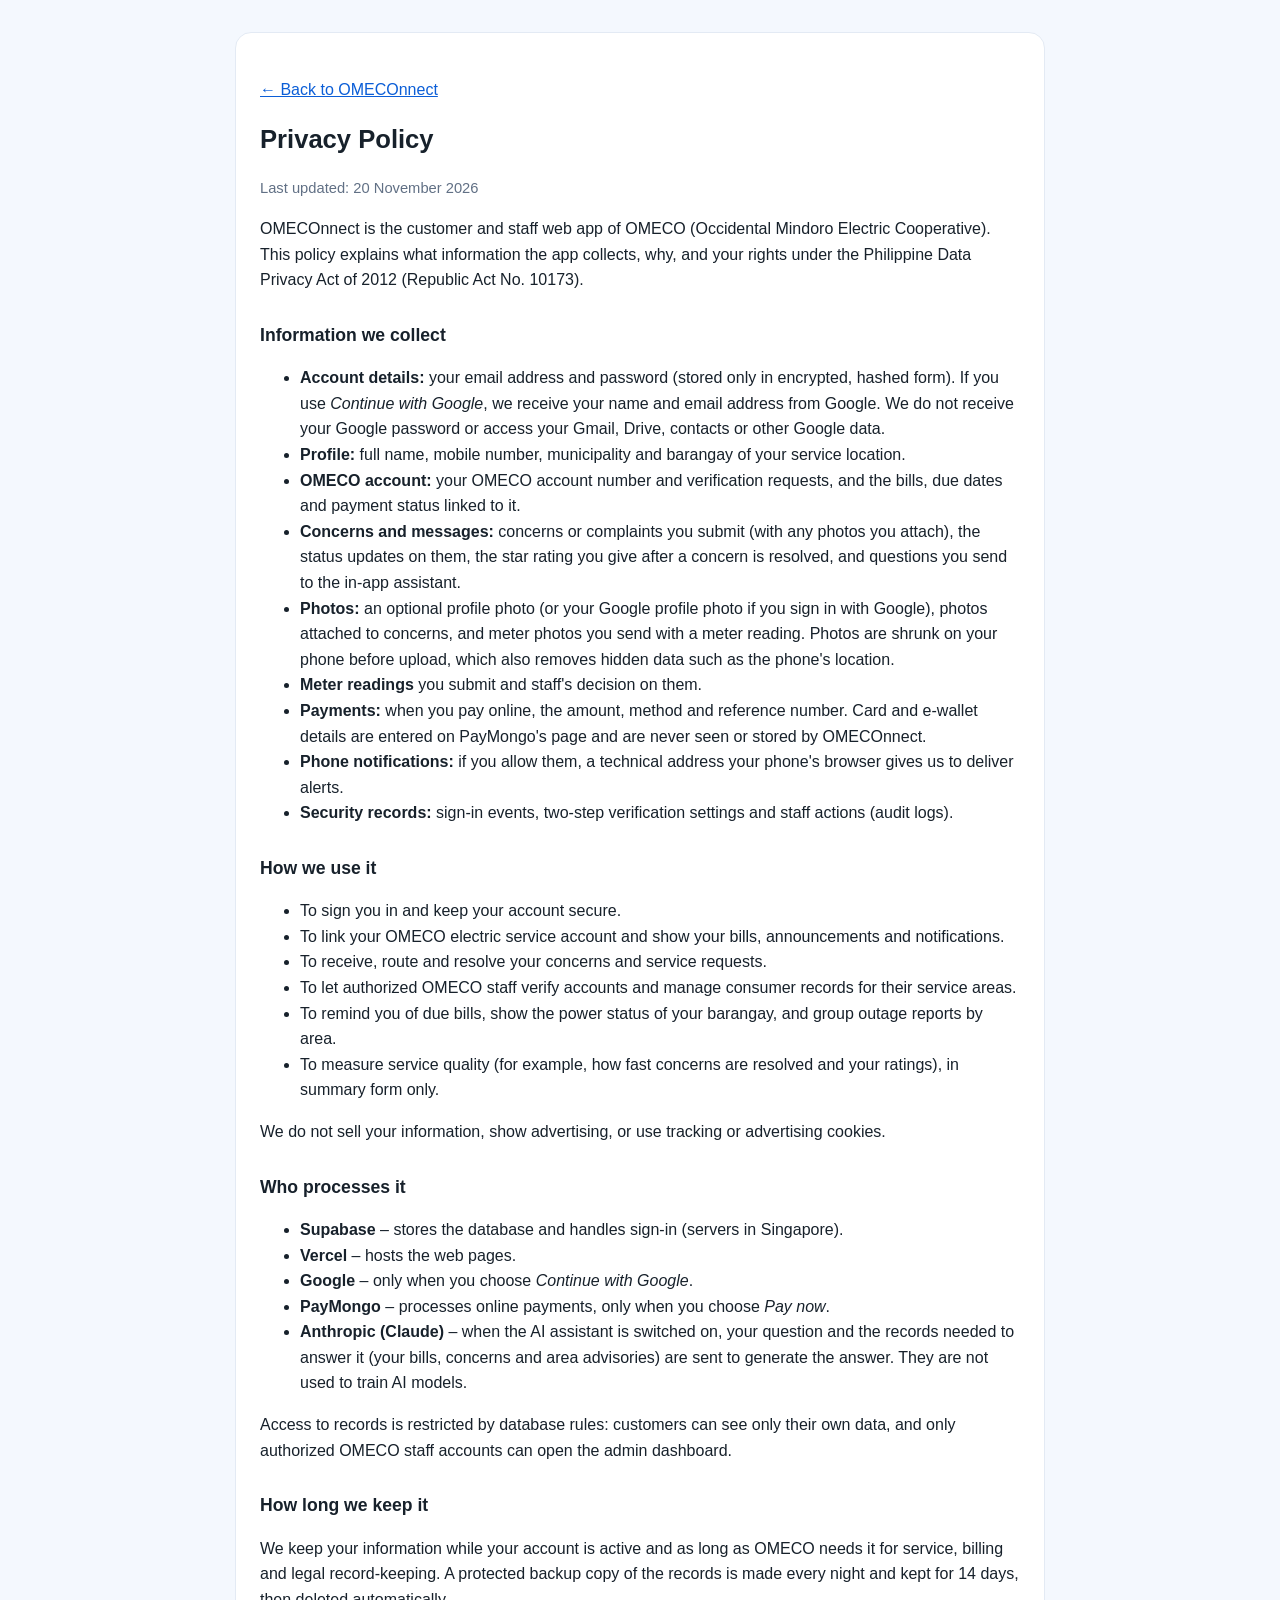
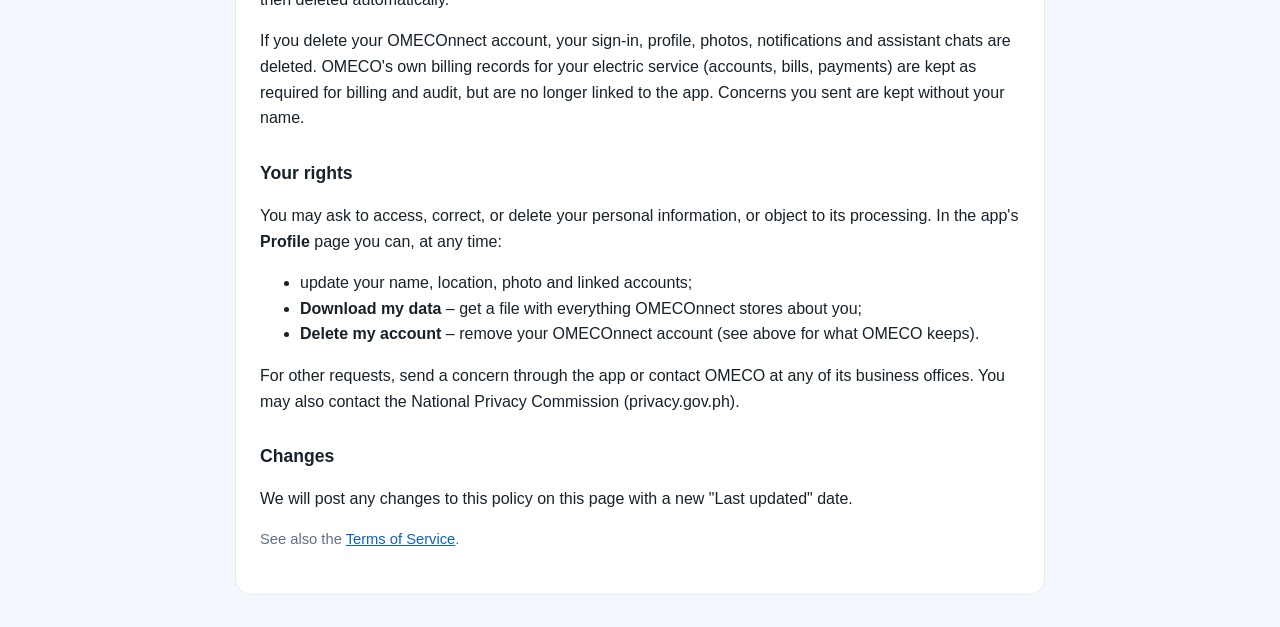
<file: privacy.html>
<!DOCTYPE html>
<html lang="en">
  <head>
    <meta charset="UTF-8" />
    <meta name="viewport" content="width=device-width, initial-scale=1.0" />
    <title>OMECOnnect – Privacy Policy</title>
    <style>
      body { margin: 0; padding: 32px 16px; font-family: Arial, Helvetica, sans-serif; color: #17212b; background: #f4f8fe; line-height: 1.6; }
      main { max-width: 760px; margin: 0 auto; background: #fff; border: 1px solid #e3eaf4; border-radius: 16px; padding: 28px 24px; }
      h1 { margin-top: 0; font-size: 1.6rem; }
      h2 { font-size: 1.1rem; margin-top: 1.6em; }
      a { color: #0b5ed7; }
      .muted { color: #617085; font-size: 0.92rem; }
    </style>
  </head>
  <body>
    <main>
      <p><a href="index.html">← Back to OMECOnnect</a></p>
      <h1>Privacy Policy</h1>
      <p class="muted">Last updated: 20 November 2026</p>

      <p>OMECOnnect is the customer and staff web app of OMECO (Occidental Mindoro Electric Cooperative).
        This policy explains what information the app collects, why, and your rights under the
        Philippine Data Privacy Act of 2012 (Republic Act No. 10173).</p>

      <h2>Information we collect</h2>
      <ul>
        <li><strong>Account details:</strong> your email address and password (stored only in encrypted, hashed form).
          If you use <em>Continue with Google</em>, we receive your name and email address from Google. We do not
          receive your Google password or access your Gmail, Drive, contacts or other Google data.</li>
        <li><strong>Profile:</strong> full name, mobile number, municipality and barangay of your service location.</li>
        <li><strong>OMECO account:</strong> your OMECO account number and verification requests, and the bills,
          due dates and payment status linked to it.</li>
        <li><strong>Concerns and messages:</strong> concerns or complaints you submit (with any photos you attach), the
          status updates on them, the star rating you give after a concern is resolved, and questions you send to the in-app assistant.</li>
        <li><strong>Photos:</strong> an optional profile photo (or your Google profile photo if you sign in with Google), photos
          attached to concerns, and meter photos you send with a meter reading. Photos are shrunk on your phone before upload,
          which also removes hidden data such as the phone's location.</li>
        <li><strong>Meter readings</strong> you submit and staff's decision on them.</li>
        <li><strong>Payments:</strong> when you pay online, the amount, method and reference number. Card and e-wallet details
          are entered on PayMongo's page and are never seen or stored by OMECOnnect.</li>
        <li><strong>Phone notifications:</strong> if you allow them, a technical address your phone's browser gives us to deliver alerts.</li>
        <li><strong>Security records:</strong> sign-in events, two-step verification settings and staff actions (audit logs).</li>
      </ul>

      <h2>How we use it</h2>
      <ul>
        <li>To sign you in and keep your account secure.</li>
        <li>To link your OMECO electric service account and show your bills, announcements and notifications.</li>
        <li>To receive, route and resolve your concerns and service requests.</li>
        <li>To let authorized OMECO staff verify accounts and manage consumer records for their service areas.</li>
        <li>To remind you of due bills, show the power status of your barangay, and group outage reports by area.</li>
        <li>To measure service quality (for example, how fast concerns are resolved and your ratings), in summary form only.</li>
      </ul>
      <p>We do not sell your information, show advertising, or use tracking or advertising cookies.</p>

      <h2>Who processes it</h2>
      <ul>
        <li><strong>Supabase</strong> – stores the database and handles sign-in (servers in Singapore).</li>
        <li><strong>Vercel</strong> – hosts the web pages.</li>
        <li><strong>Google</strong> – only when you choose <em>Continue with Google</em>.</li>
        <li><strong>PayMongo</strong> – processes online payments, only when you choose <em>Pay now</em>.</li>
        <li><strong>Anthropic (Claude)</strong> – when the AI assistant is switched on, your question and the records needed
          to answer it (your bills, concerns and area advisories) are sent to generate the answer. They are not used to train AI models.</li>
      </ul>
      <p>Access to records is restricted by database rules: customers can see only their own data, and only
        authorized OMECO staff accounts can open the admin dashboard.</p>

      <h2>How long we keep it</h2>
      <p>We keep your information while your account is active and as long as OMECO needs it for service,
        billing and legal record-keeping. A protected backup copy of the records is made every night and kept for
        14 days, then deleted automatically.</p>
      <p>If you delete your OMECOnnect account, your sign-in, profile, photos, notifications and assistant chats are
        deleted. OMECO's own billing records for your electric service (accounts, bills, payments) are kept as required
        for billing and audit, but are no longer linked to the app. Concerns you sent are kept without your name.</p>

      <h2>Your rights</h2>
      <p>You may ask to access, correct, or delete your personal information, or object to its processing.
        In the app's <strong>Profile</strong> page you can, at any time:</p>
      <ul>
        <li>update your name, location, photo and linked accounts;</li>
        <li><strong>Download my data</strong> – get a file with everything OMECOnnect stores about you;</li>
        <li><strong>Delete my account</strong> – remove your OMECOnnect account (see above for what OMECO keeps).</li>
      </ul>
      <p>For other requests, send a concern through the app or contact OMECO at any of its business offices.
        You may also contact the National Privacy Commission (privacy.gov.ph).</p>

      <h2>Changes</h2>
      <p>We will post any changes to this policy on this page with a new "Last updated" date.</p>

      <p class="muted">See also the <a href="terms.html">Terms of Service</a>.</p>
    </main>
  </body>
</html>
</file>
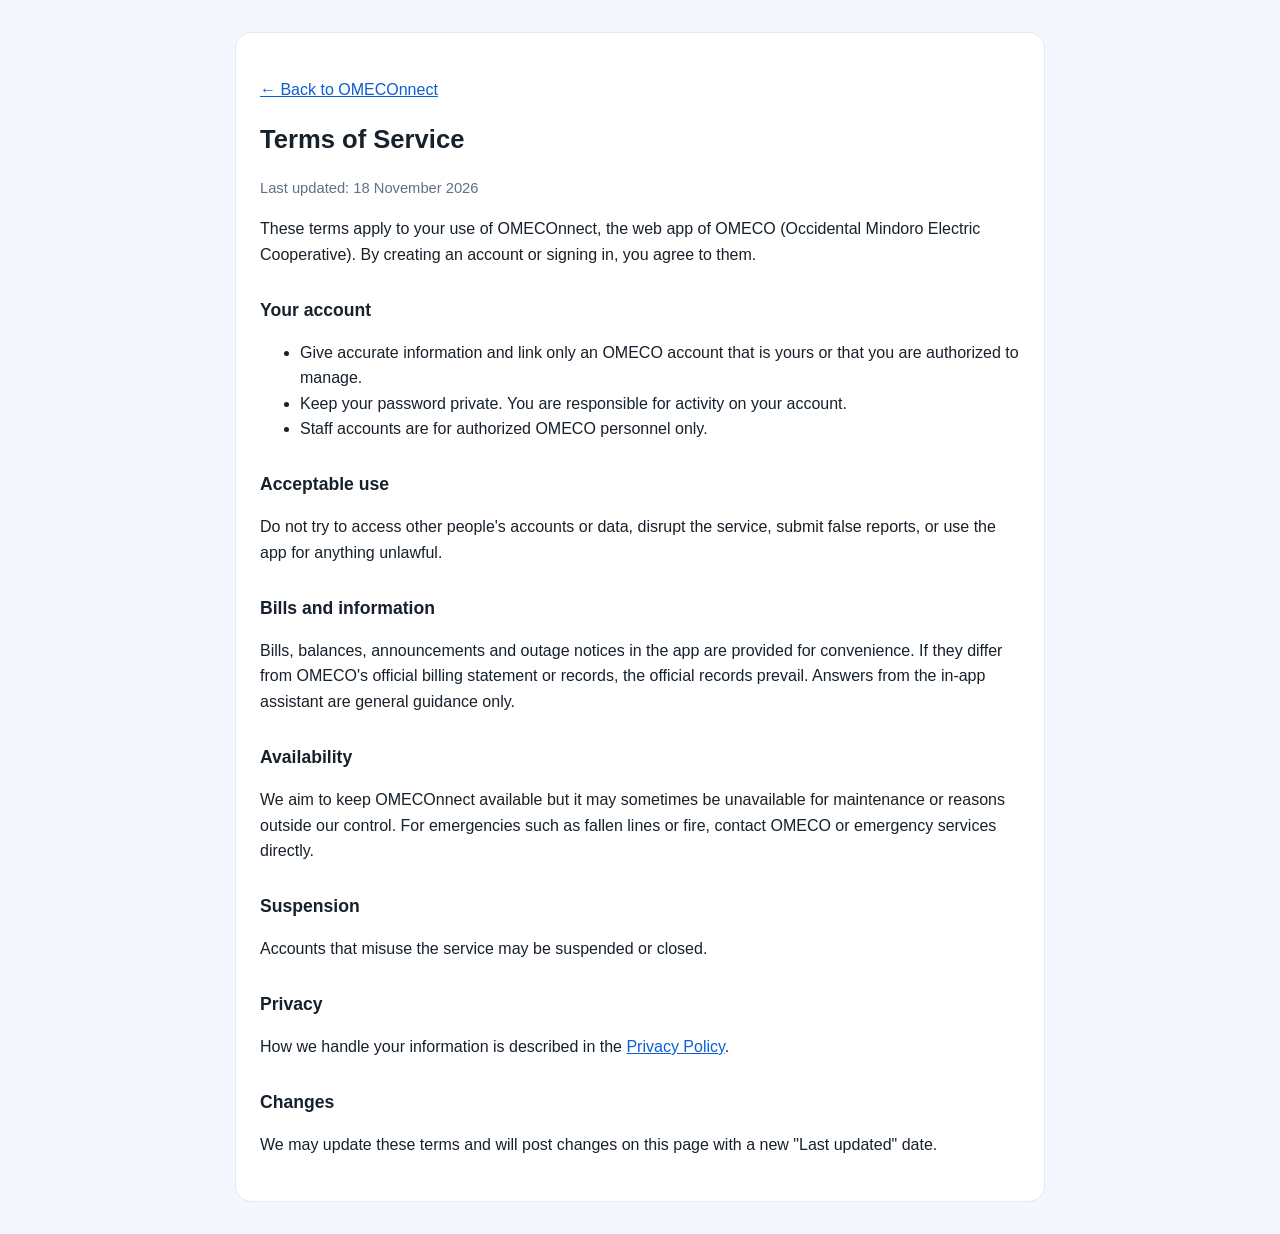
<file: terms.html>
<!DOCTYPE html>
<html lang="en">
  <head>
    <meta charset="UTF-8" />
    <meta name="viewport" content="width=device-width, initial-scale=1.0" />
    <title>OMECOnnect – Terms of Service</title>
    <style>
      body { margin: 0; padding: 32px 16px; font-family: Arial, Helvetica, sans-serif; color: #17212b; background: #f4f8fe; line-height: 1.6; }
      main { max-width: 760px; margin: 0 auto; background: #fff; border: 1px solid #e3eaf4; border-radius: 16px; padding: 28px 24px; }
      h1 { margin-top: 0; font-size: 1.6rem; }
      h2 { font-size: 1.1rem; margin-top: 1.6em; }
      a { color: #0b5ed7; }
      .muted { color: #617085; font-size: 0.92rem; }
    </style>
  </head>
  <body>
    <main>
      <p><a href="index.html">← Back to OMECOnnect</a></p>
      <h1>Terms of Service</h1>
      <p class="muted">Last updated: 18 November 2026</p>

      <p>These terms apply to your use of OMECOnnect, the web app of OMECO (Occidental Mindoro Electric
        Cooperative). By creating an account or signing in, you agree to them.</p>

      <h2>Your account</h2>
      <ul>
        <li>Give accurate information and link only an OMECO account that is yours or that you are authorized to manage.</li>
        <li>Keep your password private. You are responsible for activity on your account.</li>
        <li>Staff accounts are for authorized OMECO personnel only.</li>
      </ul>

      <h2>Acceptable use</h2>
      <p>Do not try to access other people's accounts or data, disrupt the service, submit false reports,
        or use the app for anything unlawful.</p>

      <h2>Bills and information</h2>
      <p>Bills, balances, announcements and outage notices in the app are provided for convenience. If they
        differ from OMECO's official billing statement or records, the official records prevail. Answers from
        the in-app assistant are general guidance only.</p>

      <h2>Availability</h2>
      <p>We aim to keep OMECOnnect available but it may sometimes be unavailable for maintenance or reasons
        outside our control. For emergencies such as fallen lines or fire, contact OMECO or emergency services directly.</p>

      <h2>Suspension</h2>
      <p>Accounts that misuse the service may be suspended or closed.</p>

      <h2>Privacy</h2>
      <p>How we handle your information is described in the <a href="privacy.html">Privacy Policy</a>.</p>

      <h2>Changes</h2>
      <p>We may update these terms and will post changes on this page with a new "Last updated" date.</p>
    </main>
  </body>
</html>
</file>
<file: admin-dashboard/styles.css>
:root {
  --primary: #0b5ed7;
  --primary-dark: #093c96;
  --secondary: #f5f9ff;
  --white: #ffffff;
  --text: #1d2433;
  --muted: #6a7280;
  --line: #e7edf5;
  --blue-soft: #dfeeff;
  --yellow-soft: #fff5d6;
  --green-soft: #dff7ea;
  --danger: #d93b45;
  --warning: #f0ad4e;
  --success: #1f9d61;
  --shadow: 0 12px 28px rgba(17, 39, 82, 0.08);
}

* {
  box-sizing: border-box;
}

body {
  margin: 0;
  font-family: Arial, Helvetica, sans-serif;
  background: linear-gradient(135deg, #edf4ff 0%, #f7f9fd 100%);
  color: var(--text);
}

button,
input {
  font: inherit;
}

#app {
  min-height: 100vh;
}

.screen {
  display: none;
}

.screen.active {
  display: block;
}

#loginScreen.active {
  min-height: 100vh;
  display: grid;
  place-items: center;
  padding: 20px;
}

.login-card {
  width: min(440px, 100%);
  background: var(--white);
  border-radius: 18px;
  padding: 28px;
  box-shadow: var(--shadow);
  border: 1px solid var(--line);
}

.brand-box {
  display: flex;
  align-items: center;
  gap: 16px;
  margin-bottom: 24px;
}

.brand-mark {
  width: 52px;
  height: 52px;
  border-radius: 14px;
  background: linear-gradient(135deg, var(--primary), #4da3ff);
  color: var(--white);
  display: grid;
  place-items: center;
  font-weight: 700;
  font-size: 1.2rem;
}

.brand-box h1 {
  margin: 0;
  font-size: 1.8rem;
}

.brand-box p {
  margin: 6px 0 0;
  color: var(--muted);
}

#loginForm {
  display: flex;
  flex-direction: column;
  gap: 18px;
}

#loginForm label {
  display: flex;
  flex-direction: column;
  gap: 8px;
  font-weight: 600;
}

#loginForm input {
  border: 1px solid var(--line);
  border-radius: 10px;
  padding: 12px 14px;
  background: var(--secondary);
}

button {
  border: 0;
  border-radius: 10px;
  cursor: pointer;
  transition: 0.2s ease;
}

#loginForm button,
.light-btn,
.ghost-btn,
.danger-btn {
  font-weight: 600;
}

#loginForm button {
  background: var(--primary);
  color: var(--white);
  padding: 12px 16px;
  margin-top: 8px;
}

#loginForm button:hover,
.light-btn:hover,
.ghost-btn:hover,
.danger-btn:hover {
  filter: brightness(0.96);
}

.demo-note {
  margin-top: 18px;
  background: #f3f7ff;
  border: 1px solid var(--line);
  border-radius: 10px;
  padding: 12px;
  color: var(--muted);
  font-size: 0.9rem;
}

.topbar {
  display: flex;
  justify-content: space-between;
  align-items: center;
  padding: 20px 30px 10px;
}

.eyebrow {
  margin: 0 0 6px;
  color: var(--primary);
  text-transform: uppercase;
  font-size: 0.72rem;
  letter-spacing: 1px;
  font-weight: 700;
}

.topbar h2 {
  margin: 0;
  font-size: 2rem;
}

.topbar-actions {
  display: flex;
  gap: 12px;
}

.ghost-btn,
.light-btn,
.danger-btn {
  padding: 10px 14px;
}

.ghost-btn {
  background: var(--white);
  color: var(--text);
  border: 1px solid var(--line);
}

.light-btn {
  background: var(--secondary);
  color: var(--primary-dark);
  border: 1px solid var(--line);
}

.danger-btn {
  background: var(--danger);
  color: var(--white);
}

.dashboard-shell {
  display: grid;
  grid-template-columns: 240px minmax(0, 1fr);
  gap: 20px;
  padding: 10px 30px 30px;
}

.sidebar {
  background: var(--white);
  border: 1px solid var(--line);
  border-radius: 18px;
  padding: 18px 16px;
  min-height: 520px;
  box-shadow: var(--shadow);
}

.nav-title {
  font-size: 0.8rem;
  color: var(--muted);
  text-transform: uppercase;
  letter-spacing: 1px;
  margin-bottom: 18px;
  padding: 0 12px;
}

.nav-item {
  display: block;
  text-decoration: none;
  color: var(--text);
  padding: 12px 14px;
  border-radius: 10px;
  margin-bottom: 6px;
  font-weight: 600;
}

.nav-item.active,
.nav-item:hover {
  background: var(--blue-soft);
  color: var(--primary-dark);
}

.content {
  display: flex;
  flex-direction: column;
  gap: 22px;
}

.stats-grid {
  display: grid;
  grid-template-columns: repeat(4, minmax(180px, 1fr));
  gap: 18px;
}

.stat-card {
  background: var(--white);
  border-radius: 16px;
  padding: 20px 18px;
  border: 1px solid var(--line);
  box-shadow: var(--shadow);
}

.stat-card.primary { background: linear-gradient(135deg, #edf5ff, #ffffff); }
.stat-card.blue { background: linear-gradient(135deg, #edf5ff, #ffffff); }
.stat-card.yellow { background: linear-gradient(135deg, #fff7dc, #ffffff); }
.stat-card.green { background: linear-gradient(135deg, #ebfff3, #ffffff); }

.stat-card span {
  color: var(--muted);
  font-size: 0.9rem;
}

.stat-card strong {
  display: block;
  font-size: 2rem;
  margin: 8px 0 6px;
}

.stat-card small {
  color: var(--muted);
}

.section-grid {
  display: grid;
  grid-template-columns: 1.2fr 0.8fr;
  gap: 20px;
}

.panel {
  background: var(--white);
  border: 1px solid var(--line);
  border-radius: 18px;
  padding: 20px;
  box-shadow: var(--shadow);
}

.panel-header {
  display: flex;
  justify-content: space-between;
  align-items: center;
  margin-bottom: 16px;
}

.panel-header h3 {
  margin: 0;
}

table {
  width: 100%;
  border-collapse: collapse;
}

th,
td {
  padding: 12px 10px;
  text-align: left;
  border-bottom: 1px solid var(--line);
}

th {
  color: var(--muted);
  font-size: 0.8rem;
  text-transform: uppercase;
  letter-spacing: 0.05em;
}

.badge {
  display: inline-flex;
  align-items: center;
  justify-content: center;
  padding: 6px 10px;
  border-radius: 999px;
  font-size: 0.75rem;
  font-weight: 700;
}

.badge.approved {
  background: var(--green-soft);
  color: var(--success);
}

.badge.pending {
  background: var(--yellow-soft);
  color: #9a6a00;
}

.badge.warning {
  background: #fff1d8;
  color: #a36300;
}

.badge.info {
  background: var(--blue-soft);
  color: var(--primary-dark);
}

.list-stack {
  list-style: none;
  margin: 0;
  padding: 0;
  display: flex;
  flex-direction: column;
  gap: 14px;
}

.list-stack li,
.announcement-item {
  display: flex;
  justify-content: space-between;
  align-items: center;
  gap: 14px;
  padding: 14px 0;
  border-bottom: 1px solid var(--line);
}

.list-stack li:last-child,
.announcement-item:last-child {
  border-bottom: none;
}

.list-stack strong,
.announcement-item strong {
  display: block;
  margin-bottom: 4px;
}

.list-stack small,
.announcement-item p {
  color: var(--muted);
}

.large-panel {
  margin-bottom: 30px;
}

.announcement-list {
  display: flex;
  flex-direction: column;
  gap: 12px;
}

.announcement-item {
  align-items: flex-start;
}

.announcement-item p {
  margin: 0;
  line-height: 1.5;
}

@media (max-width: 900px) {
  .dashboard-shell {
    grid-template-columns: 1fr;
  }

  .stats-grid,
  .section-grid {
    grid-template-columns: 1fr 1fr;
  }
}

@media (max-width: 640px) {
  .stats-grid,
  .section-grid {
    grid-template-columns: 1fr;
  }

  .topbar {
    flex-direction: column;
    align-items: flex-start;
    gap: 16px;
  }

  .topbar-actions {
    width: 100%;
  }
}

/* ---------- Views ---------- */
.content.view {
  display: none;
}

.content.view.active {
  display: flex;
}

.hidden {
  display: none !important;
}

.muted {
  color: var(--muted);
}

.sample-note {
  margin: 0;
  padding: 10px 14px;
  border-radius: 10px;
  background: var(--yellow-soft);
  color: #7a5a00;
  font-size: 0.85rem;
}

.login-message {
  margin: 14px 0 0;
  padding: 10px 12px;
  border-radius: 10px;
  background: #fde8ea;
  color: var(--danger);
  font-size: 0.9rem;
}

/* ---------- Customers (consumers by location) ---------- */
.sr-only {
  position: absolute;
  width: 1px;
  height: 1px;
  overflow: hidden;
  clip: rect(0 0 0 0);
  white-space: nowrap;
}

.page-head {
  display: flex;
  justify-content: space-between;
  align-items: flex-end;
  gap: 16px;
  flex-wrap: wrap;
}

.page-title {
  margin: 0;
  font-size: 1.5rem;
  letter-spacing: -0.01em;
}

.page-sub {
  margin: 4px 0 0;
  color: var(--muted);
  font-size: 0.92rem;
}

.panel-actions {
  display: flex;
  gap: 10px;
}

.icon-btn {
  display: inline-flex;
  align-items: center;
  gap: 8px;
  padding: 10px 16px;
  border-radius: 10px;
  font-weight: 600;
}

.icon-btn svg {
  width: 18px;
  height: 18px;
  fill: none;
  stroke: currentColor;
  stroke-width: 2;
  stroke-linecap: round;
  stroke-linejoin: round;
}

.primary-btn {
  background: var(--primary);
  color: var(--white);
}

.primary-btn:hover {
  background: var(--primary-dark);
}

/* KPI summary */
.kpi-row {
  display: grid;
  grid-template-columns: repeat(4, minmax(0, 1fr));
  gap: 16px;
}

.kpi {
  position: relative;
  background: var(--white);
  border: 1px solid var(--line);
  border-radius: 16px;
  padding: 18px 20px 16px;
  box-shadow: var(--shadow);
  overflow: hidden;
}

.kpi::before {
  content: '';
  position: absolute;
  inset: 0 auto 0 0;
  width: 4px;
  background: var(--primary);
}

.kpi-green::before { background: var(--success); }
.kpi-amber::before { background: var(--warning); }
.kpi-grey::before { background: #a7b0be; }

.kpi-label {
  display: block;
  color: var(--muted);
  font-size: 0.82rem;
  font-weight: 600;
}

.kpi strong {
  display: block;
  margin: 6px 0 2px;
  font-size: 1.9rem;
  line-height: 1.1;
  font-variant-numeric: tabular-nums;
}

.kpi small {
  color: var(--muted);
  font-size: 0.78rem;
}

/* Service-area cards */
.area-grid {
  display: grid;
  grid-template-columns: repeat(auto-fill, minmax(150px, 1fr));
  gap: 10px;
}

.area-card {
  display: grid;
  gap: 6px;
  text-align: left;
  padding: 12px 14px;
  border: 1px solid var(--line);
  border-radius: 12px;
  background: var(--white);
  color: var(--text);
  transition: border-color 0.15s ease, box-shadow 0.15s ease, transform 0.15s ease;
}

.area-card:hover {
  border-color: #b9d3fb;
  box-shadow: 0 6px 16px rgba(11, 94, 215, 0.08);
  transform: translateY(-1px);
}

.area-card:focus-visible,
.chip:focus-visible {
  outline: 3px solid rgba(11, 94, 215, 0.35);
  outline-offset: 2px;
}

.area-top {
  display: flex;
  justify-content: space-between;
  align-items: baseline;
  gap: 8px;
}

.area-name {
  font-weight: 700;
  font-size: 0.9rem;
}

.area-count {
  font-weight: 700;
  font-size: 1.15rem;
  color: var(--primary-dark);
  font-variant-numeric: tabular-nums;
}

.area-meta {
  color: var(--muted);
  font-size: 0.74rem;
}

.area-bar {
  height: 5px;
  border-radius: 999px;
  background: #edf2f9;
  overflow: hidden;
}

.area-bar span {
  display: block;
  height: 100%;
  border-radius: inherit;
  background: linear-gradient(90deg, #4da3ff, var(--primary));
}

.area-card.empty .area-count {
  color: #aab3c2;
}

.area-card.active {
  border-color: var(--primary);
  background: #f2f7ff;
  box-shadow: inset 0 0 0 1px var(--primary);
}

.area-card.all {
  background: linear-gradient(135deg, #f2f7ff, #ffffff);
}

.area-card.unset {
  border-style: dashed;
}

.area-card.unset .area-bar span {
  background: #a7b0be;
}

/* Barangay chips */
.barangay-section {
  margin-top: 18px;
  padding-top: 16px;
  border-top: 1px solid var(--line);
}

.section-label {
  margin: 0 0 10px;
  font-size: 0.85rem;
  color: var(--muted);
}

.section-label strong {
  color: var(--text);
}

.chip-row {
  display: flex;
  flex-wrap: wrap;
  gap: 8px;
}

.chip {
  display: inline-flex;
  align-items: center;
  gap: 8px;
  padding: 7px 8px 7px 12px;
  border: 1px solid var(--line);
  border-radius: 999px;
  background: var(--white);
  color: var(--text);
  font-weight: 600;
  font-size: 0.8rem;
}

.chip .count {
  min-width: 22px;
  padding: 2px 7px;
  border-radius: 999px;
  background: #eef4fd;
  color: var(--primary-dark);
  font-size: 0.72rem;
  text-align: center;
  font-variant-numeric: tabular-nums;
}

.chip:hover {
  border-color: #b9d3fb;
}

.chip.active {
  background: var(--primary);
  border-color: var(--primary);
  color: var(--white);
}

.chip.active .count {
  background: rgba(255, 255, 255, 0.22);
  color: var(--white);
}

.chip.empty {
  color: #8a93a3;
}

.chip.empty .count {
  background: #f2f4f7;
  color: #aab3c2;
}

/* Filters */
.table-panel {
  padding: 0;
  overflow: hidden;
}

.filter-row {
  display: flex;
  flex-wrap: wrap;
  align-items: flex-end;
  gap: 12px;
  padding: 16px 20px;
  border-bottom: 1px solid var(--line);
  background: #fbfcfe;
}

.filter-row label {
  display: grid;
  gap: 6px;
  min-width: 160px;
  font-size: 0.75rem;
  font-weight: 700;
  color: var(--muted);
  text-transform: uppercase;
  letter-spacing: 0.04em;
}

.filter-row label.grow {
  flex: 1;
  min-width: 240px;
}

.filter-row select,
.filter-row input {
  font: inherit;
  font-size: 0.9rem;
  font-weight: 400;
  text-transform: none;
  letter-spacing: 0;
  color: var(--text);
  border: 1px solid #dbe3ee;
  border-radius: 10px;
  padding: 10px 12px;
  background: var(--white);
}

.filter-row select:focus,
.filter-row input:focus {
  outline: none;
  border-color: var(--primary);
  box-shadow: 0 0 0 3px rgba(11, 94, 215, 0.15);
}

.filter-row select:disabled {
  background: #f3f5f8;
  color: #9aa3b2;
}

.search-field {
  position: relative;
}

.search-field svg {
  position: absolute;
  left: 12px;
  bottom: 11px;
  width: 18px;
  height: 18px;
  fill: none;
  stroke: #8a93a3;
  stroke-width: 2;
  stroke-linecap: round;
}

.search-field input {
  padding-left: 38px;
}

/* Table */
.table-wrap {
  overflow-x: auto;
}

.consumer-table th {
  position: sticky;
  top: 0;
  background: var(--white);
  padding: 12px 20px;
  font-size: 0.72rem;
}

.consumer-table td {
  padding: 14px 20px;
  vertical-align: middle;
  font-size: 0.9rem;
}

.consumer-table tbody tr {
  transition: background 0.12s ease;
}

.consumer-table tbody tr:hover {
  background: #f7faff;
}

.consumer-table tbody tr:last-child td {
  border-bottom: 0;
}

.person {
  display: flex;
  align-items: center;
  gap: 12px;
}

.avatar {
  flex: none;
  display: grid;
  place-items: center;
  width: 38px;
  height: 38px;
  border-radius: 50%;
  font-weight: 700;
  font-size: 0.85rem;
  color: var(--primary-dark);
  background: var(--blue-soft);
}

.person-name {
  font-weight: 700;
}

.person-email {
  color: var(--muted);
  font-size: 0.8rem;
}

.mono {
  font-variant-numeric: tabular-nums;
  white-space: nowrap;
}

.location {
  display: flex;
  align-items: flex-start;
  gap: 8px;
}

.location svg {
  flex: none;
  width: 16px;
  height: 16px;
  margin-top: 2px;
  fill: none;
  stroke: var(--primary);
  stroke-width: 2;
  stroke-linecap: round;
  stroke-linejoin: round;
}

.location-barangay {
  font-weight: 600;
}

.location-municipality {
  display: block;
  color: var(--muted);
  font-size: 0.8rem;
}

.not-set {
  display: inline-flex;
  align-items: center;
  gap: 6px;
  padding: 4px 10px;
  border: 1px dashed #c4ccd8;
  border-radius: 999px;
  color: var(--muted);
  font-size: 0.78rem;
}

.badge {
  gap: 6px;
}

.badge::before {
  content: '';
  width: 6px;
  height: 6px;
  border-radius: 50%;
  background: currentColor;
}

.badge.none {
  background: #eef1f5;
  color: var(--muted);
}

.empty-state {
  display: grid;
  justify-items: center;
  gap: 6px;
  padding: 36px 20px 40px;
  color: var(--muted);
  text-align: center;
}

.empty-state svg {
  width: 40px;
  height: 40px;
  fill: none;
  stroke: #b7c0cd;
  stroke-width: 1.6;
}

.empty-state p {
  margin: 0;
}

@media (max-width: 900px) {
  .dashboard-shell {
    grid-template-columns: minmax(0, 1fr);
    padding: 10px 16px 24px;
  }

  .topbar {
    flex-wrap: wrap;
    gap: 12px;
    padding-left: 16px;
    padding-right: 16px;
  }

  .panel-header {
    flex-wrap: wrap;
    gap: 10px;
  }

  .sidebar {
    min-height: 0;
  }

  .stats-grid,
  .section-grid {
    grid-template-columns: 1fr;
  }
}

@media (max-width: 900px) {
  .kpi-row {
    grid-template-columns: repeat(2, minmax(0, 1fr));
  }

  .filter-row label {
    min-width: 0;
    flex: 1 1 140px;
  }

  .consumer-table th,
  .consumer-table td {
    padding-left: 14px;
    padding-right: 14px;
  }
}

@media (max-width: 520px) {
  .kpi-row {
    grid-template-columns: 1fr;
  }

  .area-grid {
    grid-template-columns: repeat(auto-fill, minmax(130px, 1fr));
  }
}

.switch-link {
  display: block;
  margin-top: 18px;
  text-align: center;
  color: var(--primary-dark);
  font-size: 0.88rem;
  font-weight: 700;
  text-decoration: none;
}

.switch-link:hover {
  text-decoration: underline;
}

/* ---------- Admin operations ---------- */
.small { font-size: 0.8rem; }
.panel-header.pad { padding: 16px 20px 0; }

.stat-link {
  text-align: left;
  font: inherit;
  color: inherit;
  cursor: pointer;
  transition: transform 0.15s ease, box-shadow 0.15s ease;
}

.stat-link:hover {
  transform: translateY(-2px);
  box-shadow: 0 16px 32px rgba(17, 39, 82, 0.12);
}

/* Bell */
.bell-wrap { position: relative; }

.bell-btn {
  position: relative;
  display: inline-grid;
  place-items: center;
  width: 44px;
  padding: 10px;
}

.bell-btn svg {
  width: 20px;
  height: 20px;
  fill: none;
  stroke: currentColor;
  stroke-width: 2;
  stroke-linecap: round;
  stroke-linejoin: round;
}

.bell-count {
  position: absolute;
  top: -6px;
  right: -6px;
  min-width: 20px;
  padding: 2px 6px;
  border-radius: 999px;
  background: var(--danger);
  color: var(--white);
  font-size: 0.7rem;
  font-weight: 700;
}

.bell-panel {
  position: absolute;
  right: 0;
  top: calc(100% + 8px);
  z-index: 20;
  width: min(360px, 90vw);
  max-height: 420px;
  overflow: auto;
  background: var(--white);
  border: 1px solid var(--line);
  border-radius: 14px;
  box-shadow: 0 20px 40px rgba(17, 39, 82, 0.18);
}

.bell-head {
  display: flex;
  justify-content: space-between;
  align-items: center;
  padding: 12px 14px;
  border-bottom: 1px solid var(--line);
}

.link-btn {
  background: none;
  border: 0;
  padding: 0;
  color: var(--primary);
  font-weight: 700;
  font-size: 0.8rem;
  cursor: pointer;
}

.bell-item {
  display: block;
  width: 100%;
  text-align: left;
  padding: 12px 14px;
  border: 0;
  border-bottom: 1px solid var(--line);
  background: var(--white);
  font: inherit;
  cursor: pointer;
}

.bell-item:hover { background: #f7faff; }
.bell-item.unread { background: #f2f7ff; }
.bell-item strong { display: block; font-size: 0.88rem; }
.bell-item span { display: block; font-size: 0.8rem; color: var(--muted); margin-top: 2px; }
.bell-item small { display: block; font-size: 0.72rem; color: #9aa3b2; margin-top: 4px; }
.bell-empty { padding: 18px 14px; color: var(--muted); font-size: 0.85rem; }

/* Nav badges */
.nav-item {
  display: flex;
  align-items: center;
  justify-content: space-between;
}

.nav-badge {
  min-width: 22px;
  padding: 2px 7px;
  border-radius: 999px;
  background: var(--danger);
  color: var(--white);
  font-size: 0.72rem;
  text-align: center;
}

/* Tabs */
.tab-row {
  display: flex;
  gap: 6px;
  padding: 12px 16px;
  border-bottom: 1px solid var(--line);
  background: #fbfcfe;
  flex-wrap: wrap;
}

.tab {
  padding: 8px 14px;
  border: 1px solid transparent;
  border-radius: 999px;
  background: transparent;
  color: var(--muted);
  font-weight: 700;
  font-size: 0.85rem;
  cursor: pointer;
}

.tab:hover { color: var(--text); }

.tab.active {
  background: var(--white);
  border-color: var(--line);
  color: var(--primary-dark);
  box-shadow: 0 2px 6px rgba(17, 39, 82, 0.06);
}

.tab-count {
  margin-left: 4px;
  padding: 1px 7px;
  border-radius: 999px;
  background: var(--yellow-soft);
  color: #8a6100;
  font-size: 0.72rem;
}

.actions-col { text-align: right; }

.row-actions {
  display: flex;
  justify-content: flex-end;
  gap: 8px;
  flex-wrap: wrap;
}

.btn-sm {
  padding: 7px 12px;
  border-radius: 9px;
  font-weight: 700;
  font-size: 0.8rem;
  border: 1px solid var(--line);
  background: var(--white);
  color: var(--text);
  cursor: pointer;
}

.btn-sm.approve { background: var(--success); border-color: var(--success); color: var(--white); }
.btn-sm.reject { color: var(--danger); border-color: #f3c2c6; }
.btn-sm.primary { background: var(--primary); border-color: var(--primary); color: var(--white); }
.btn-sm:disabled { opacity: 0.55; cursor: not-allowed; }

.badge.danger { background: #fde8ea; color: var(--danger); }
.badge.info { background: var(--blue-soft); color: var(--primary-dark); }
.badge.neutral { background: #eef1f5; color: var(--muted); }

.cell-sub {
  display: block;
  color: var(--muted);
  font-size: 0.78rem;
}

.note-line {
  display: block;
  margin-top: 4px;
  color: var(--muted);
  font-size: 0.78rem;
  font-style: italic;
}

/* Forms */
.two-col {
  display: grid;
  grid-template-columns: minmax(0, 0.9fr) minmax(0, 1.1fr);
  gap: 20px;
  align-items: start;
}

.form-panel {
  display: grid;
  gap: 14px;
}

.form-panel h3 { margin: 0; }

.form-panel label,
.modal-body label {
  display: grid;
  gap: 6px;
  font-size: 0.82rem;
  font-weight: 700;
  color: var(--muted);
}

.form-panel input,
.form-panel select,
.form-panel textarea,
.modal-body input,
.modal-body select,
.modal-body textarea {
  font: inherit;
  font-size: 0.92rem;
  font-weight: 400;
  color: var(--text);
  border: 1px solid #dbe3ee;
  border-radius: 10px;
  padding: 10px 12px;
  background: var(--white);
}

.form-panel textarea,
.modal-body textarea { resize: vertical; }

.form-panel input:focus,
.form-panel select:focus,
.form-panel textarea:focus,
.modal-body input:focus,
.modal-body select:focus,
.modal-body textarea:focus {
  outline: none;
  border-color: var(--primary);
  box-shadow: 0 0 0 3px rgba(11, 94, 215, 0.15);
}

.form-grid {
  display: grid;
  grid-template-columns: repeat(2, minmax(0, 1fr));
  gap: 12px;
}

.form-panel label.check {
  display: flex;
  align-items: center;
  gap: 8px;
  color: var(--text);
  font-weight: 600;
}

.form-actions { display: flex; justify-content: flex-end; }

.admin-list {
  display: grid;
  gap: 10px;
}

.admin-item {
  border: 1px solid var(--line);
  border-radius: 12px;
  padding: 12px 14px;
}

.admin-item-top {
  display: flex;
  justify-content: space-between;
  gap: 10px;
  align-items: flex-start;
}

.admin-item p {
  margin: 6px 0 8px;
  color: var(--text);
  font-size: 0.88rem;
  line-height: 1.45;
  white-space: pre-wrap;
}

.admin-item .meta {
  color: var(--muted);
  font-size: 0.78rem;
}

/* Modal */
.modal {
  border: 0;
  border-radius: 16px;
  padding: 0;
  width: min(480px, 92vw);
  box-shadow: 0 30px 60px rgba(17, 39, 82, 0.25);
}

.modal::backdrop { background: rgba(15, 23, 42, 0.45); }

.modal-body {
  display: grid;
  gap: 14px;
  padding: 22px;
}

.modal-body h3 { margin: 0; }

.modal-summary {
  margin: 0;
  padding: 12px 14px;
  border-radius: 10px;
  background: var(--secondary);
  font-size: 0.88rem;
  line-height: 1.5;
}

.modal-actions {
  display: flex;
  justify-content: flex-end;
  gap: 10px;
}

.modal-actions button {
  padding: 10px 16px;
  border-radius: 10px;
  font-weight: 700;
}

.modal-actions .danger { background: var(--danger); color: var(--white); }

/* Toasts */
.toast-host {
  position: fixed;
  right: 20px;
  bottom: 20px;
  z-index: 50;
  display: grid;
  gap: 10px;
}

.toast {
  min-width: 260px;
  max-width: 380px;
  padding: 12px 16px;
  border-radius: 12px;
  background: #1f2a3d;
  color: var(--white);
  box-shadow: 0 16px 32px rgba(17, 39, 82, 0.25);
  font-size: 0.88rem;
  animation: toast-in 0.2s ease;
}

.toast.success { background: #146c43; }
.toast.error { background: #b42318; }

@keyframes toast-in {
  from { opacity: 0; transform: translateY(8px); }
  to { opacity: 1; transform: none; }
}

@media (max-width: 900px) {
  .two-col,
  .form-grid { grid-template-columns: 1fr; }
}
</file>
<file: admin-dashboard/admin-theme.css>
/* ==========================================================================
   OMECO ADMIN CONSOLE — design layer (loaded after styles.css)
   Same design system as the customer app: navy + energy amber, system fonts,
   full-height dark sidebar, white top bar, calm data panels.
   The layout is done here in CSS only, so no dashboard code had to change.
   ========================================================================== */
:root {
  --primary: #1652c5;
  --primary-dark: #0b2e6b;
  --navy-900: #071f4a;
  --navy-800: #0b2e6b;
  --navy-700: #123f8f;
  --amber: #f5a300;
  --secondary: #f1f5fb;
  --text: #0f1b2d;
  --muted: #64748b;
  --line: #e2e8f0;
  --blue-soft: #eef4ff;
  --yellow-soft: #fff7e6;
  --green-soft: #e9f8ef;
  --danger: #c62828;
  --warning: #f5a300;
  --success: #15803d;
  --shadow: 0 1px 2px rgba(15, 27, 45, 0.06), 0 1px 3px rgba(15, 27, 45, 0.08);
  --font: "Segoe UI", system-ui, -apple-system, Roboto, "Helvetica Neue", Arial, sans-serif;
  --side-w: 252px;
}

body {
  font-family: var(--font);
  font-size: 14.5px;
  background: #f2f5fa;
  color: var(--text);
  -webkit-font-smoothing: antialiased;
}
button, input, select, textarea { font-family: var(--font); }

/* ---------------- Sign-in */
#loginScreen.active {
  background:
    radial-gradient(900px 500px at 0% 0%, rgba(245, 163, 0, 0.14), transparent 60%),
    linear-gradient(150deg, var(--navy-900), var(--navy-700));
}
.login-card {
  border: 0;
  border-radius: 16px;
  padding: 0 0 28px;
  overflow: hidden;
  box-shadow: 0 24px 60px rgba(0, 0, 0, 0.35);
}
.login-card > :not(.brand-box) { margin-left: 28px; margin-right: 28px; }
.brand-box {
  margin: 0 0 24px;
  padding: 24px 28px;
  background: #f8fafc;
  border-bottom: 1px solid var(--line);
}
.brand-mark {
  display: grid;
  place-items: center;
  background: var(--amber);
  border-radius: 14px;
  box-shadow: none;
}
.brand-mark svg { width: 28px; height: 28px; fill: var(--navy-900); }
.brand-box h1 { font-weight: 800; letter-spacing: -0.02em; color: var(--navy-800); }
.brand-box p { font-size: 0.82rem; }
#loginForm label { font-weight: 600; color: #334155; font-size: 0.85rem; }
#loginForm input {
  border: 1px solid #cbd5e1;
  border-radius: 10px;
  background: #fff;
}
#loginForm input:focus { outline: none; border-color: var(--primary); box-shadow: 0 0 0 3px rgba(22, 82, 197, 0.16); }
#loginButton { background: var(--primary); border-radius: 10px; font-weight: 700; }
#loginButton:hover { background: var(--navy-700); }

/* ---------------- App layout: sidebar | (top bar / page) */
#dashboardScreen.active {
  display: grid;
  grid-template-columns: var(--side-w) minmax(0, 1fr);
  grid-template-rows: auto 1fr;
  min-height: 100vh;
}
#dashboardScreen .dashboard-shell { display: contents; }
#dashboardScreen .topbar { grid-column: 2; grid-row: 1; }
#dashboardScreen .sidebar { grid-column: 1; grid-row: 1 / span 2; }
#dashboardScreen .content.view { grid-column: 2; grid-row: 2; padding: 22px 28px 36px; min-width: 0; }

/* Sidebar */
.sidebar {
  position: sticky;
  top: 0;
  height: 100vh;
  min-height: 0;
  display: flex;
  flex-direction: column;
  padding: 18px 14px;
  border: 0;
  border-radius: 0;
  background: linear-gradient(180deg, var(--navy-900), var(--navy-800));
  box-shadow: none;
  overflow-y: auto;
}
.side-brand { display: flex; align-items: center; gap: 12px; padding: 4px 8px 20px; color: #fff; }
.side-logo { width: 40px; height: 40px; flex: none; border-radius: 11px; display: grid; place-items: center; background: var(--amber); }
.side-logo svg { width: 22px; height: 22px; fill: var(--navy-900); }
.side-brand strong { display: block; font-size: 1.05rem; font-weight: 800; letter-spacing: -0.01em; }
.side-brand small { display: block; font-size: 0.75rem; color: rgba(255, 255, 255, 0.65); }
.sidebar .nav-title { margin: 4px 0 8px; padding: 0 10px; color: rgba(255, 255, 255, 0.45); font-size: 0.7rem; font-weight: 700; letter-spacing: 0.1em; }
.sidebar nav { display: grid; gap: 2px; }
.sidebar .nav-item {
  display: flex;
  align-items: center;
  justify-content: flex-start;
  gap: 12px;
  margin: 0;
  padding: 10px 12px;
  border-radius: 10px;
  color: rgba(255, 255, 255, 0.78);
  background: transparent;
  font-weight: 600;
  font-size: 0.9rem;
}
.sidebar .nav-item svg { width: 19px; height: 19px; flex: none; fill: none; stroke: currentColor; stroke-width: 1.9; stroke-linecap: round; stroke-linejoin: round; }
.sidebar .nav-item:hover { background: rgba(255, 255, 255, 0.08); color: #fff; }
.sidebar .nav-item.active { background: rgba(255, 255, 255, 0.12); color: #fff; box-shadow: inset 3px 0 0 var(--amber); }
.sidebar .nav-badge { margin-left: auto; background: var(--amber); color: var(--navy-900); font-weight: 800; }
.side-foot { margin: auto 0 0; padding: 16px 10px 0; font-size: 0.72rem; line-height: 1.4; color: rgba(255, 255, 255, 0.4); }

/* Top bar */
.topbar {
  position: sticky;
  top: 0;
  z-index: 40;
  padding: 14px 28px;
  background: rgba(255, 255, 255, 0.96);
  border-bottom: 1px solid var(--line);
  backdrop-filter: blur(8px);
}
.topbar .eyebrow { margin: 0 0 2px; color: var(--muted); letter-spacing: 0.08em; font-size: 0.68rem; }
.topbar h2 { font-size: 1.25rem; font-weight: 800; letter-spacing: -0.01em; color: var(--navy-800); }
.topbar-actions { align-items: center; gap: 10px; }
.ghost-btn, .light-btn, .danger-btn, .primary-btn { border-radius: 10px; font-weight: 700; font-size: 0.86rem; }
.ghost-btn { border: 1px solid #cbd5e1; color: var(--navy-800); background: #fff; }
.ghost-btn:hover { border-color: var(--primary); background: var(--blue-soft); }
.danger-btn { background: #fff; color: var(--danger); border: 1px solid #f1c2c2; }
.danger-btn:hover { background: #fdecec; }
.primary-btn { background: var(--primary); color: #fff; border: 0; }
.primary-btn:hover { background: var(--navy-700); }
.light-btn { background: #fff; border: 1px solid #cbd5e1; color: var(--navy-800); }
.light-btn:hover { border-color: var(--primary); background: var(--blue-soft); }
.bell-count { background: var(--danger); }

/* Page header, KPIs, panels */
.page-title { font-size: 1.3rem; font-weight: 800; color: var(--text); letter-spacing: -0.01em; }
.page-sub, .muted { color: var(--muted); }
.kpi, .stat-card {
  border: 1px solid var(--line);
  border-radius: 14px;
  background: #fff;
  box-shadow: var(--shadow);
}
.kpi strong, .stat-card strong { color: var(--navy-800); font-weight: 800; font-variant-numeric: tabular-nums; }
.kpi-label, .stat-card span { color: var(--muted); font-weight: 700; text-transform: uppercase; letter-spacing: 0.06em; font-size: 0.7rem; }
.stat-card.primary, .stat-card.blue, .stat-card.yellow, .stat-card.green { background: #fff; }
.stat-card { border-top: 3px solid var(--primary); }
.stat-card.yellow { border-top-color: var(--amber); }
.stat-card.green { border-top-color: var(--success); }
.panel { border: 1px solid var(--line); border-radius: 14px; background: #fff; box-shadow: var(--shadow); }
.panel-header h3 { font-weight: 800; color: var(--text); }

/* Tables */
table { font-size: 0.88rem; }
th {
  background: #f8fafc;
  color: var(--muted);
  font-size: 0.72rem;
  font-weight: 800;
  text-transform: uppercase;
  letter-spacing: 0.06em;
  border-bottom: 1px solid var(--line);
}
td { border-bottom: 1px solid #eef2f7; }
tbody tr:hover td { background: #f8fbff; }

/* Inputs inside the dashboard */
.content input, .content select, .content textarea { border-color: #cbd5e1; border-radius: 10px; }
.content input:focus, .content select:focus, .content textarea:focus {
  outline: none;
  border-color: var(--primary);
  box-shadow: 0 0 0 3px rgba(22, 82, 197, 0.16);
}

/* Chips and service-area cards */
.chip.active, .area-card.active { border-color: var(--primary); box-shadow: 0 0 0 3px rgba(22, 82, 197, 0.14); }

/* ==========================================================================
   Button motion: lift on hover, press-down on click, ripple, smooth focus.
   The ripple starts where the mouse touched (--rx/--ry set by live.js).
   ========================================================================== */
button, .nav-item, .chip, .area-card, .tab {
  transition:
    transform 0.18s cubic-bezier(0.2, 0.8, 0.2, 1),
    box-shadow 0.18s ease,
    background-color 0.18s ease,
    border-color 0.18s ease,
    color 0.18s ease;
}
.primary-btn, .light-btn, .ghost-btn, .danger-btn, #loginButton, .chip, .area-card, .sidebar .nav-item {
  position: relative;
  overflow: hidden;
  isolation: isolate;
}
.primary-btn::after, .light-btn::after, .ghost-btn::after, .danger-btn::after, #loginButton::after,
.chip::after, .area-card::after, .sidebar .nav-item::after {
  content: "";
  position: absolute;
  left: var(--rx, 50%);
  top: var(--ry, 50%);
  z-index: -1;
  width: 240%;
  aspect-ratio: 1;
  border-radius: 50%;
  background: currentColor;
  opacity: 0;
  transform: translate(-50%, -50%) scale(0);
  transition: transform 0.55s ease-out, opacity 0.6s ease-out;
  pointer-events: none;
}
.primary-btn::after, #loginButton::after, .sidebar .nav-item::after { background: #ffffff; }
/* The bell's red count bubble sits outside the button: don't clip it. */
.ghost-btn.bell-btn { overflow: visible; }
.ghost-btn.bell-btn::after { display: none; }
.primary-btn:active::after, .light-btn:active::after, .ghost-btn:active::after, .danger-btn:active::after,
#loginButton:active::after, .chip:active::after, .area-card:active::after, .sidebar .nav-item:active::after {
  opacity: 0.16;
  transform: translate(-50%, -50%) scale(1);
  transition: transform 0s, opacity 0s;
}
@media (hover: hover) {
  .primary-btn:hover:not(:disabled), #loginButton:hover:not(:disabled) { transform: translateY(-1px); box-shadow: 0 6px 16px rgba(22, 82, 197, 0.28); }
  .light-btn:hover:not(:disabled), .ghost-btn:hover:not(:disabled), .danger-btn:hover:not(:disabled) { transform: translateY(-1px); box-shadow: 0 4px 12px rgba(15, 27, 45, 0.08); }
  .area-card:hover, .kpi:hover, .stat-card:hover { transform: translateY(-2px); box-shadow: 0 8px 20px rgba(15, 27, 45, 0.08); }
  .sidebar .nav-item:hover svg { transform: translateX(2px); }
}
.kpi, .stat-card { transition: transform 0.2s ease, box-shadow 0.2s ease; }
.sidebar .nav-item svg { transition: transform 0.2s cubic-bezier(0.2, 1.4, 0.4, 1); }
.sidebar .nav-item.active svg { animation: side-pop 0.35s cubic-bezier(0.2, 1.6, 0.4, 1); }
@keyframes side-pop { 0% { transform: scale(0.8); } 100% { transform: none; } }
button:active:not(:disabled), .chip:active, .area-card:active { transform: scale(0.97); }
.sidebar .nav-item:active { transform: scale(0.98); }
.nav-badge, .bell-count { animation: admin-badge-pop 0.3s cubic-bezier(0.2, 1.6, 0.4, 1); }
@keyframes admin-badge-pop { from { transform: scale(0.4); } to { transform: scale(1); } }
.content.view.active { animation: view-in 0.2s ease-out; }
@keyframes view-in { from { opacity: 0; transform: translateY(4px); } to { opacity: 1; transform: none; } }
@media (prefers-reduced-motion: reduce) {
  *, *::before, *::after { animation: none !important; transition: none !important; }
}

/* ==========================================================================
   Light / dark mode switch (top bar and sign-in screen)
   ========================================================================== */
.theme-toggle {
  position: relative;
  width: 38px;
  height: 38px;
  padding: 0;
  display: inline-grid;
  place-items: center;
  overflow: hidden;
  border-radius: 10px;
  cursor: pointer;
}
.theme-toggle svg {
  position: absolute;
  width: 18px;
  height: 18px;
  fill: none;
  stroke: currentColor;
  stroke-width: 2;
  stroke-linecap: round;
  stroke-linejoin: round;
  transition: transform 0.4s cubic-bezier(0.2, 1.2, 0.4, 1), opacity 0.25s ease;
}
.theme-toggle .i-sun { opacity: 0; transform: rotate(-90deg) scale(0.4); }
[data-theme="dark"] .theme-toggle .i-moon { opacity: 0; transform: rotate(90deg) scale(0.4); }
[data-theme="dark"] .theme-toggle .i-sun { opacity: 1; transform: none; color: #fcd34d; }
@media (hover: hover) { .theme-toggle:hover { transform: rotate(-12deg) scale(1.05); } }
.login-theme {
  position: absolute;
  top: 18px;
  right: 18px;
  z-index: 2;
  border: 1px solid rgba(255, 255, 255, 0.3);
  background: rgba(255, 255, 255, 0.1);
  color: #ffffff;
}
#loginScreen { position: relative; }
.theme-changing, .theme-changing *, .theme-changing *::before, .theme-changing *::after {
  transition: background-color 0.35s ease, border-color 0.35s ease, color 0.35s ease, box-shadow 0.35s ease !important;
}

/* ==========================================================================
   DARK MODE — admin console
   ========================================================================== */
:root[data-theme="dark"] {
  --text: #e7eef8;
  --muted: #8d9db5;
  --line: #22304a;
  --secondary: #0d1627;
  --blue-soft: rgba(59, 123, 242, 0.16);
  --yellow-soft: rgba(245, 163, 0, 0.14);
  --green-soft: rgba(52, 196, 106, 0.15);
  --primary: #3b7bf2;
  --danger: #f06464;
  --success: #34c46a;
  --shadow: 0 1px 2px rgba(0, 0, 0, 0.45);
  color-scheme: dark;
}
[data-theme="dark"] body { background: #0a1220; color: var(--text); }
[data-theme="dark"] #loginScreen.active {
  background:
    radial-gradient(900px 500px at 0% 0%, rgba(245, 163, 0, 0.10), transparent 60%),
    linear-gradient(150deg, #050c1c, #0b2150);
}
[data-theme="dark"] .sidebar { background: linear-gradient(180deg, #050c1c, #0a1a3d); }
[data-theme="dark"] .topbar { background: rgba(14, 23, 40, 0.96); border-color: var(--line); }
[data-theme="dark"] .topbar h2,
[data-theme="dark"] .brand-box h1,
[data-theme="dark"] .kpi strong,
[data-theme="dark"] .stat-card strong { color: #9cc2ff; }

/* Cards, panels, menus and dialogs */
[data-theme="dark"] .login-card,
[data-theme="dark"] .panel,
[data-theme="dark"] .kpi,
[data-theme="dark"] .stat-card,
[data-theme="dark"] .area-card,
[data-theme="dark"] .bell-panel,
[data-theme="dark"] .bell-item,
[data-theme="dark"] .tab.active,
[data-theme="dark"] dialog,
[data-theme="dark"] .modal,
[data-theme="dark"] .modal-body,
[data-theme="dark"] .toast { background: #111b2e; color: var(--text); border-color: var(--line); }
[data-theme="dark"] .brand-box,
[data-theme="dark"] .filter-row,
[data-theme="dark"] .tab-row,
[data-theme="dark"] .modal-summary,
[data-theme="dark"] .demo-note,
[data-theme="dark"] .consumer-table th,
[data-theme="dark"] th { background: #0d1627; color: var(--muted); border-color: var(--line); }
[data-theme="dark"] td { border-color: #1b2740; }
[data-theme="dark"] tbody tr:hover td,
[data-theme="dark"] .consumer-table tbody tr:hover,
[data-theme="dark"] .bell-item:hover { background: #15223a; }
[data-theme="dark"] .bell-item.unread { background: rgba(59, 123, 242, 0.12); }
[data-theme="dark"] .area-card.active,
[data-theme="dark"] .area-card.all { background: linear-gradient(135deg, rgba(59, 123, 242, 0.14), #111b2e); }
[data-theme="dark"] .area-bar,
[data-theme="dark"] .chip .count,
[data-theme="dark"] .chip.empty .count,
[data-theme="dark"] .badge.none,
[data-theme="dark"] .badge.neutral { background: #1a263d; color: var(--muted); }
[data-theme="dark"] .chip { background: #111b2e; color: var(--text); border-color: var(--line); }
[data-theme="dark"] .badge.warning { background: rgba(245, 163, 0, 0.16); color: #fbbf24; }
[data-theme="dark"] .badge.danger,
[data-theme="dark"] .login-message { background: rgba(240, 100, 100, 0.15); color: #f8a5a5; }

/* Buttons */
[data-theme="dark"] .ghost-btn,
[data-theme="dark"] .light-btn,
[data-theme="dark"] .btn-sm:not(.approve):not(.primary) { background: #111b2e; color: #c9dcff; border-color: #31425f; }
[data-theme="dark"] .ghost-btn:hover,
[data-theme="dark"] .light-btn:hover { background: rgba(59, 123, 242, 0.14); border-color: var(--primary); }
[data-theme="dark"] .danger-btn { background: #111b2e; color: #f8a5a5; border-color: #5a2a2a; }
[data-theme="dark"] .danger-btn:hover { background: rgba(240, 100, 100, 0.12); }
[data-theme="dark"] .primary-btn:hover,
[data-theme="dark"] #loginButton:hover { background: #2f6ae0; }

/* Form fields everywhere in the console */
[data-theme="dark"] input,
[data-theme="dark"] select,
[data-theme="dark"] textarea,
[data-theme="dark"] #loginForm input,
[data-theme="dark"] .filter-row input,
[data-theme="dark"] .modal-body textarea { background: #0d1627; color: var(--text); border-color: #31425f; }
[data-theme="dark"] input::placeholder,
[data-theme="dark"] textarea::placeholder { color: #6b7d98; }
[data-theme="dark"] select:disabled,
[data-theme="dark"] .filter-row select:disabled { background: #0a1220; color: var(--muted); }
[data-theme="dark"] #loginForm label { color: var(--muted); }

/* ---------------- Tablets and phones: the menu becomes a scrollable top row */
@media (max-width: 900px) {
  #dashboardScreen.active { grid-template-columns: minmax(0, 1fr); grid-template-rows: auto auto 1fr; }
  #dashboardScreen .sidebar {
    grid-column: 1;
    grid-row: 2;
    position: sticky;
    top: 0;
    z-index: 35;
    height: auto;
    min-height: 0;
    flex-direction: row;
    align-items: center;
    padding: 8px 10px;
    overflow-x: auto;
    overflow-y: hidden;
    scrollbar-width: none;
  }
  #dashboardScreen .sidebar::-webkit-scrollbar { display: none; }
  #dashboardScreen .topbar { grid-column: 1; grid-row: 1; position: static; flex-wrap: wrap; gap: 10px; padding: 12px 16px; }
  #dashboardScreen .content.view { grid-column: 1; grid-row: 3; padding: 16px; }
  .side-brand, .sidebar .nav-title, .side-foot { display: none; }
  .sidebar nav { display: flex; gap: 4px; }
  .sidebar .nav-item { white-space: nowrap; padding: 8px 12px; font-size: 0.82rem; }
  .sidebar .nav-item.active { box-shadow: inset 0 -3px 0 var(--amber); }
}

/* Empty-table message under a panel's table */
.empty-note { margin: 0; padding: 16px 20px; color: var(--muted, #64748b); font-size: 0.92rem; }
.empty-note.hidden { display: none; }

/* ---------- Two-step verification step on the sign-in card ---------- */
.mfa-step { display: grid; gap: 14px; }
.mfa-step.hidden { display: none; }
.mfa-title { margin: 0; font-size: 1.15rem; color: var(--text); }
.mfa-intro { margin: 0; color: var(--muted); font-size: 0.92rem; }
.mfa-steps { margin: 0; padding-left: 20px; color: var(--text); font-size: 0.9rem; display: grid; gap: 4px; }
.mfa-enroll { display: grid; gap: 10px; justify-items: center; }
.mfa-enroll.hidden { display: none; }
.mfa-enroll .mfa-steps { justify-self: stretch; }
.mfa-qr { width: 180px; height: 180px; background: #fff; border-radius: 12px; padding: 8px; border: 1px solid var(--line); }
.mfa-secret-line { margin: 0; font-size: 0.8rem; color: var(--muted); text-align: center; word-break: break-all; }
.mfa-secret-line code { font-size: 0.82rem; color: var(--text); }
#mfaCode { letter-spacing: 0.4em; font-size: 1.2rem; text-align: center; }
.mfa-cancel { justify-self: center; }

/* ---------- Paging under long tables ---------- */
.pager { display: flex; align-items: center; justify-content: space-between; gap: 12px; padding: 12px 20px; border-top: 1px solid var(--line); flex-wrap: wrap; }
.pager.hidden { display: none; }
.pager-info { color: var(--muted); font-size: 0.88rem; }
.pager-buttons { display: flex; gap: 8px; align-items: center; }
.pager-buttons select { padding: 6px 8px; border-radius: 8px; }

/* ---------- CSV bill import ---------- */
.import-panel { margin-top: 18px; }
.import-panel .panel-body { padding: 0 20px 20px; display: grid; gap: 12px; }
.import-actions { display: flex; gap: 10px; flex-wrap: wrap; align-items: center; }
.import-summary { margin: 0; font-size: 0.92rem; }
.import-summary .ok { color: #15803d; font-weight: 700; }
.import-summary .bad { color: #b91c1c; font-weight: 700; }
.import-table td.err { color: #b91c1c; }
.import-table tr.row-bad { background: rgba(220, 38, 38, 0.05); }
.file-pick { position: relative; overflow: hidden; }
.file-pick input[type="file"] { position: absolute; inset: 0; opacity: 0; cursor: pointer; }

/* ---------- Concern assignment & response time ---------- */
.sla { display: inline-block; font-size: 0.78rem; font-weight: 700; padding: 2px 8px; border-radius: 999px; white-space: nowrap; }
.sla.ok { background: rgba(21, 128, 61, 0.1); color: #15803d; }
.sla.soon { background: rgba(245, 163, 0, 0.16); color: #a16207; }
.sla.late { background: rgba(220, 38, 38, 0.12); color: #b91c1c; }
.sla.done { background: rgba(100, 116, 139, 0.12); color: var(--muted); }
.assignee { display: block; font-size: 0.82rem; }
.assignee.none { color: var(--muted); font-style: italic; }
[data-theme="dark"] .sla.ok { color: #4ade80; }
[data-theme="dark"] .sla.soon { color: #fbbf24; }
[data-theme="dark"] .sla.late { color: #f87171; }
[data-theme="dark"] .import-summary .ok { color: #4ade80; }
[data-theme="dark"] .import-summary .bad, [data-theme="dark"] .import-table td.err { color: #f87171; }
.tab-count.overdue-count { background: #dc2626; color: #fff; }
.tab-count.hidden { display: none; }

/* 2FA step matches the sign-in form */
#mfaForm > label { display: flex; flex-direction: column; gap: 8px; font-weight: 600; color: #334155; font-size: 0.85rem; }
#mfaForm input { border: 1px solid #cbd5e1; border-radius: 10px; background: #fff; padding: 12px 14px; }
#mfaForm input:focus { outline: none; border-color: var(--primary); box-shadow: 0 0 0 3px rgba(22, 82, 197, 0.16); }
#mfaButton { background: var(--primary); color: #fff; padding: 12px 16px; border-radius: 10px; font-weight: 700; }
#mfaButton:hover { background: var(--navy-700); }
#mfaButton:disabled { opacity: 0.6; cursor: wait; }
[data-theme="dark"] #mfaForm > label { color: var(--muted); }
[data-theme="dark"] #mfaForm input { background: #0d1627; border-color: #31425f; color: var(--text); }

/* ================= Phase 18: admin features ================= */
.role-chip { display: inline-flex; align-items: center; padding: 6px 12px; border-radius: 999px; font-size: 0.78rem; font-weight: 800; letter-spacing: 0.02em; background: rgba(245, 163, 0, 0.16); color: #a16207; }
.role-chip.hidden, .supervisor-only.hidden, .nav-item.hidden { display: none !important; }
.role-help { padding: 0 20px 10px; margin: 0; }
.role-tag { display: inline-block; padding: 3px 10px; border-radius: 999px; font-size: 0.78rem; font-weight: 700; background: rgba(22, 82, 197, 0.1); color: #1652c5; }
.role-tag.role-supervisor { background: rgba(245, 163, 0, 0.16); color: #a16207; }
.role-select { padding: 6px 8px; border-radius: 8px; font: inherit; font-size: 0.85rem; }
.stars-small { color: #f5a300; letter-spacing: 1px; font-size: 0.9rem; }

/* outages */
.outage-panel { margin-bottom: 18px; border-left: 5px solid #dc2626; }
.outage-panel.hidden { display: none; }
.outage-grid { display: grid; grid-template-columns: repeat(auto-fill, minmax(210px, 1fr)); gap: 12px; padding: 0 20px 20px; }
.outage-card { display: grid; gap: 4px; padding: 14px; border-radius: 12px; border: 1px solid var(--line); background: rgba(220, 38, 38, 0.04); }
.outage-card.big { background: rgba(220, 38, 38, 0.1); border-color: rgba(220, 38, 38, 0.35); }
.outage-count { font-weight: 800; color: #b91c1c; font-size: 0.9rem; margin: 4px 0 6px; }
.outage-card .btn-sm { justify-self: start; }

/* bill breakdown */
.charges-box { margin: 4px 0 10px; border: 1px dashed var(--line); border-radius: 10px; padding: 10px 12px; }
.charges-box summary { cursor: pointer; font-weight: 700; font-size: 0.88rem; }
.charges-box .form-grid { margin-top: 10px; }

/* photos in a dialog */
.photo-grid { display: grid; grid-template-columns: repeat(auto-fill, minmax(160px, 1fr)); gap: 10px; }
.photo-link { display: block; border-radius: 10px; overflow: hidden; border: 1px solid var(--line); }
.photo-link img { width: 100%; height: 160px; object-fit: cover; display: block; }
.photo-link.zoomed { grid-column: 1 / -1; }
.photo-link.zoomed img { height: auto; max-height: 70vh; object-fit: contain; background: #000; }

/* reports */
.period-pick { display: inline-flex; align-items: center; gap: 8px; font-weight: 600; font-size: 0.85rem; color: var(--muted); }
.period-pick select { padding: 8px 10px; border-radius: 10px; font: inherit; }
.rkpi-grid { display: grid; grid-template-columns: repeat(auto-fill, minmax(180px, 1fr)); gap: 14px; margin-bottom: 18px; }
.rkpi { display: grid; gap: 4px; padding: 16px; border-radius: 14px; background: #fff; border: 1px solid var(--line); box-shadow: var(--shadow); border-top: 4px solid #1652c5; }
.rkpi span { font-size: 0.78rem; font-weight: 700; color: var(--muted); text-transform: uppercase; letter-spacing: 0.04em; }
.rkpi strong { font-size: clamp(1.15rem, 2.2vw, 1.55rem); font-weight: 800; color: var(--text); line-height: 1.15; overflow-wrap: anywhere; }
.rkpi small { color: var(--muted); font-size: 0.8rem; }
.rkpi.good { border-top-color: #15803d; }
.rkpi.warn { border-top-color: #f5a300; }
.rkpi.bad { border-top-color: #dc2626; }
.report-extra { margin-bottom: 18px; }
.bar-list { display: grid; gap: 10px; padding: 0 20px 20px; }
.bar-row { display: grid; grid-template-columns: 130px 1fr 40px; align-items: center; gap: 10px; font-size: 0.86rem; }
.bar-label { overflow: hidden; text-overflow: ellipsis; white-space: nowrap; }
.bar-track { height: 10px; border-radius: 999px; background: var(--line); overflow: hidden; }
.bar-fill { display: block; height: 100%; border-radius: inherit; background: linear-gradient(90deg, #1652c5, #3b82f6); }
.bar-value { text-align: right; font-weight: 700; }

[data-theme="dark"] .rkpi { background: var(--surface, #111c30); }
[data-theme="dark"] .role-chip, [data-theme="dark"] .role-tag.role-supervisor { color: #fbbf24; }
[data-theme="dark"] .role-tag { color: #93b4f0; }
[data-theme="dark"] .outage-count { color: #f87171; }
@media (max-width: 600px) { .bar-row { grid-template-columns: 90px 1fr 32px; } }

/* ================= Notifications: left-side drawer ================= */
.bell-backdrop {
  position: fixed; inset: 0; z-index: 900;
  background: rgba(7, 18, 36, 0.45);
  opacity: 0; visibility: hidden;
  transition: opacity 0.22s ease, visibility 0.22s ease;
}
.bell-backdrop.open { opacity: 1; visibility: visible; }

.bell-panel.bell-drawer {
  position: fixed; top: 0; left: 0; right: auto; bottom: 0; z-index: 901;
  width: min(420px, 100vw); max-height: none; height: 100vh; height: 100dvh;
  display: flex; flex-direction: column; overflow: hidden;
  border: 0; border-right: 1px solid var(--line); border-radius: 0 18px 18px 0;
  background: #fff;
  box-shadow: 18px 0 48px rgba(7, 31, 74, 0.22);
  transform: translateX(-104%); visibility: hidden;
  transition: transform 0.28s cubic-bezier(0.2, 0.8, 0.2, 1), visibility 0.28s;
}
.bell-panel.bell-drawer.open { transform: translateX(0); visibility: visible; }
body.bell-open { overflow: hidden; }

.bell-drawer .bell-head {
  display: flex; align-items: center; justify-content: space-between; gap: 12px;
  padding: 20px 20px 14px; border-bottom: 0;
  background: linear-gradient(135deg, #0b2e6b, #123f8f); color: #fff;
}
.bell-title { display: flex; align-items: center; gap: 12px; }
.bell-title strong { display: block; font-size: 1.1rem; font-weight: 800; color: #fff; }
.bell-title small { display: block; font-size: 0.8rem; color: rgba(255, 255, 255, 0.75); margin-top: 2px; }
.bell-title-icon { width: 40px; height: 40px; border-radius: 12px; display: grid; place-items: center; background: #f5a300; flex: none; }
.bell-title-icon svg { width: 20px; height: 20px; fill: none; stroke: #071f4a; stroke-width: 2; stroke-linecap: round; stroke-linejoin: round; }
.bell-close {
  width: 36px; height: 36px; border-radius: 50%; border: 0; cursor: pointer;
  background: rgba(255, 255, 255, 0.14); color: #fff; font-size: 24px; line-height: 1;
  transition: background 0.15s ease, transform 0.15s ease;
}
.bell-close:hover { background: rgba(255, 255, 255, 0.26); }
.bell-close:active { transform: scale(0.92); }
.bell-close:focus-visible { outline: 3px solid #f5a300; outline-offset: 2px; }

.bell-tools { display: flex; justify-content: flex-end; padding: 10px 20px; border-bottom: 1px solid var(--line); }
.bell-tools .link-btn:disabled { color: var(--muted); cursor: default; opacity: 0.6; }

.bell-drawer .bell-list { flex: 1; overflow-y: auto; overscroll-behavior: contain; padding: 6px 0 24px; }
.bell-group { margin: 14px 20px 6px; font-size: 0.72rem; font-weight: 800; letter-spacing: 0.08em; text-transform: uppercase; color: var(--muted); }
.bell-drawer .bell-item {
  display: flex; align-items: flex-start; gap: 12px;
  width: calc(100% - 20px); margin: 2px 10px; padding: 12px 12px;
  border: 0; border-radius: 12px; background: transparent; text-align: left;
  transition: background 0.15s ease;
}
.bell-drawer .bell-item:hover { background: #f2f6fd; }
.bell-drawer .bell-item:focus-visible { outline: 3px solid rgba(245, 163, 0, 0.55); outline-offset: 0; }
.bell-drawer .bell-item.unread { background: #eef4ff; }
.bell-drawer .bell-item.unread .bell-text strong::after {
  content: ""; display: inline-block; width: 8px; height: 8px; margin-left: 8px; border-radius: 50%;
  background: #1652c5; vertical-align: middle;
}
.bell-text { display: block; min-width: 0; }
.bell-text strong { display: block; font-size: 0.92rem; color: var(--text); }
.bell-text span { display: block; font-size: 0.84rem; color: var(--muted); margin-top: 3px; line-height: 1.4; }
.bell-text small { display: block; font-size: 0.74rem; color: #8a97ab; margin-top: 6px; }
.bell-icon { width: 36px; height: 36px; border-radius: 10px; display: grid; place-items: center; flex: none; background: rgba(22, 82, 197, 0.1); color: #1652c5; }
.bell-icon svg { width: 18px; height: 18px; fill: none; stroke: currentColor; stroke-width: 2; stroke-linecap: round; stroke-linejoin: round; }
.bell-icon.kind-verify { background: rgba(21, 128, 61, 0.12); color: #15803d; }
.bell-icon.kind-concern { background: rgba(194, 65, 12, 0.12); color: #c2410c; }
.bell-icon.kind-meter { background: rgba(109, 40, 217, 0.12); color: #6d28d9; }
.bell-icon.kind-alert { background: rgba(220, 38, 38, 0.12); color: #dc2626; }
.bell-drawer .bell-empty { padding: 40px 24px; text-align: center; }

[data-theme="dark"] .bell-panel.bell-drawer { background: #0f192b; border-color: var(--line); box-shadow: 18px 0 48px rgba(0, 0, 0, 0.55); }
[data-theme="dark"] .bell-drawer .bell-item { background: transparent; }
[data-theme="dark"] .bell-drawer .bell-item:hover { background: #15223a; }
[data-theme="dark"] .bell-drawer .bell-item.unread { background: rgba(59, 123, 242, 0.14); }
[data-theme="dark"] .bell-icon { background: rgba(59, 123, 242, 0.18); color: #93b4f0; }
[data-theme="dark"] .bell-icon.kind-verify { color: #4ade80; background: rgba(74, 222, 128, 0.14); }
[data-theme="dark"] .bell-icon.kind-concern { color: #fb923c; background: rgba(251, 146, 60, 0.14); }
[data-theme="dark"] .bell-icon.kind-meter { color: #c4b5fd; background: rgba(167, 139, 250, 0.16); }
[data-theme="dark"] .bell-icon.kind-alert { color: #f87171; background: rgba(248, 113, 113, 0.14); }
[data-theme="dark"] .bell-backdrop { background: rgba(0, 0, 0, 0.55); }

@media (max-width: 520px) {
  .bell-panel.bell-drawer { width: 100vw; border-radius: 0; }
}
@media (prefers-reduced-motion: reduce) {
  .bell-panel.bell-drawer, .bell-backdrop { transition: none; }
}
.bell-drawer .bell-item .bell-icon { display: grid; margin-top: 0; }
.bell-drawer .bell-item .bell-text > span { margin-top: 3px; }

/* ================= Service areas: barangays open inside their municipality ================= */
.area-grid { position: relative; }
.area-card.municipality { position: relative; padding-bottom: 18px; }
.area-chevron {
  position: absolute; left: 50%; bottom: 5px; width: 8px; height: 8px; margin-left: -4px;
  border-right: 2px solid var(--muted); border-bottom: 2px solid var(--muted);
  transform: rotate(45deg); opacity: 0.45; transition: transform 0.2s ease, opacity 0.2s ease;
}
.area-card.municipality:hover .area-chevron { opacity: 0.9; }
.area-card.municipality.active .area-chevron { transform: rotate(225deg); bottom: 2px; opacity: 1; border-color: var(--primary); }
.area-card.active { border-color: var(--primary); box-shadow: 0 0 0 3px rgba(22, 82, 197, 0.16); }
.area-card.active .area-name { color: var(--primary); }

.brgy-panel {
  --notch-x: 50%;
  grid-column: 1 / -1; position: relative; margin: 4px 0 6px;
  padding: 18px; border-radius: 16px;
  border: 1px solid rgba(22, 82, 197, 0.35);
  background: linear-gradient(180deg, #f3f7ff, #ffffff 70%);
  box-shadow: 0 12px 28px rgba(11, 46, 107, 0.1);
  animation: brgy-open 0.22s cubic-bezier(0.2, 0.8, 0.2, 1);
}
.brgy-panel::before {
  content: ""; position: absolute; top: -9px; left: var(--notch-x); width: 16px; height: 16px; margin-left: -8px;
  background: #f3f7ff; border-left: 1px solid rgba(22, 82, 197, 0.35); border-top: 1px solid rgba(22, 82, 197, 0.35);
  transform: rotate(45deg);
}
@keyframes brgy-open { from { opacity: 0; transform: translateY(-6px); } }

.brgy-head { display: flex; flex-wrap: wrap; align-items: flex-start; justify-content: space-between; gap: 12px; margin-bottom: 14px; }
.brgy-head h4 { margin: 0; font-size: 1rem; font-weight: 700; color: var(--text); }
.brgy-head h4 strong { color: var(--primary); }
.brgy-head p { margin: 4px 0 0; font-size: 0.8rem; color: var(--muted); }
.brgy-tools { display: flex; align-items: center; gap: 8px; flex-wrap: wrap; }
.brgy-search { width: 220px; max-width: 100%; padding: 8px 12px; border-radius: 10px; border: 1px solid var(--line); font: inherit; font-size: 0.85rem; background: #fff; color: var(--text); }
.brgy-sort { padding: 8px 10px; border-radius: 10px; border: 1px solid var(--line); font: inherit; font-size: 0.85rem; background: #fff; color: var(--text); }
.brgy-close { width: 34px; height: 34px; border-radius: 50%; border: 1px solid var(--line); background: #fff; color: var(--text); font-size: 20px; line-height: 1; cursor: pointer; }
.brgy-close:hover { border-color: var(--primary); color: var(--primary); }

.brgy-grid { display: grid; grid-template-columns: repeat(auto-fill, minmax(150px, 1fr)); gap: 8px; }
.brgy-tile {
  display: grid; grid-template-columns: 1fr auto; align-items: center; gap: 6px 10px;
  padding: 10px 12px; border-radius: 12px; border: 1px solid var(--line); background: #fff;
  text-align: left; font: inherit; color: var(--text); cursor: pointer;
  transition: border-color 0.15s ease, box-shadow 0.15s ease, transform 0.15s ease;
}
.brgy-tile:hover { border-color: #9ec1f7; transform: translateY(-1px); box-shadow: 0 6px 14px rgba(11, 46, 107, 0.08); }
.brgy-tile:focus-visible { outline: 3px solid rgba(245, 163, 0, 0.55); outline-offset: 2px; }
.brgy-name { font-weight: 600; font-size: 0.86rem; overflow: hidden; text-overflow: ellipsis; white-space: nowrap; }
.brgy-count { min-width: 26px; padding: 2px 8px; border-radius: 999px; text-align: center; font-size: 0.78rem; font-weight: 800; background: rgba(22, 82, 197, 0.12); color: #1652c5; font-variant-numeric: tabular-nums; }
.brgy-bar { grid-column: 1 / -1; height: 4px; border-radius: 999px; background: #edf2f9; overflow: hidden; }
.brgy-bar span { display: block; height: 100%; border-radius: inherit; background: linear-gradient(90deg, #4da3ff, #1652c5); }
.brgy-tile.empty .brgy-count { background: #eef1f5; color: #94a0b3; }
.brgy-tile.all { background: linear-gradient(135deg, #0b2e6b, #1652c5); border-color: transparent; color: #fff; }
.brgy-tile.all .brgy-count { background: rgba(255, 255, 255, 0.2); color: #fff; }
.brgy-tile.active:not(.all) { border-color: var(--primary); box-shadow: 0 0 0 3px rgba(22, 82, 197, 0.18); background: #eef4ff; }
.brgy-tile.all:not(.active) { background: #fff; color: var(--text); border-color: var(--line); }
.brgy-tile.all:not(.active) .brgy-count { background: rgba(22, 82, 197, 0.12); color: #1652c5; }
.brgy-empty { margin: 10px 0 0; color: var(--muted); font-size: 0.85rem; }
.brgy-empty.hidden { display: none; }

/* Dark mode */
[data-theme="dark"] .area-count { color: #93b4f0; }
[data-theme="dark"] .area-card.empty .area-count { color: #5b6b85; }
[data-theme="dark"] .area-card.active .area-name { color: #93b4f0; }
[data-theme="dark"] .brgy-panel { background: linear-gradient(180deg, #13213a, #0f192b 70%); border-color: rgba(59, 123, 242, 0.4); box-shadow: 0 12px 28px rgba(0, 0, 0, 0.4); }
[data-theme="dark"] .brgy-panel::before { background: #13213a; border-color: rgba(59, 123, 242, 0.4); }
[data-theme="dark"] .brgy-head h4 strong { color: #93b4f0; }
[data-theme="dark"] .brgy-search, [data-theme="dark"] .brgy-sort, [data-theme="dark"] .brgy-close { background: #0d1627; border-color: #31425f; color: var(--text); }
[data-theme="dark"] .brgy-tile { background: #111b2e; border-color: var(--line); }
[data-theme="dark"] .brgy-tile:hover { border-color: #3b7bf2; }
[data-theme="dark"] .brgy-count, [data-theme="dark"] .brgy-tile.all:not(.active) .brgy-count { background: rgba(59, 123, 242, 0.2); color: #b9cff7; }
[data-theme="dark"] .brgy-tile.empty .brgy-count { background: #1a263d; color: #6b7d98; }
[data-theme="dark"] .brgy-bar { background: #1a263d; }
[data-theme="dark"] .brgy-tile.active:not(.all) { background: rgba(59, 123, 242, 0.16); }
[data-theme="dark"] .brgy-tile.all.active { background: linear-gradient(135deg, #1652c5, #3b7bf2); }
[data-theme="dark"] .brgy-tile.all:not(.active) { background: #111b2e; color: var(--text); }

@media (max-width: 600px) {
  .brgy-panel { padding: 14px; }
  .brgy-tools { width: 100%; }
  .brgy-search { flex: 1; width: auto; }
  .brgy-grid { grid-template-columns: repeat(auto-fill, minmax(130px, 1fr)); }
  .brgy-name { white-space: normal; overflow-wrap: anywhere; line-height: 1.25; }
}
@media (prefers-reduced-motion: reduce) { .brgy-panel { animation: none; } }

/* ================= Electricity rate panel ================= */
.rate-panel { margin-top: 18px; }
.rate-panel .panel-header small { display: block; margin-top: 4px; }
.current-rates { display: flex; flex-wrap: wrap; gap: 10px; padding: 0 20px 14px; }
.rate-chip { display: grid; gap: 2px; padding: 12px 16px; border-radius: 12px; border: 1px solid rgba(22, 82, 197, 0.3); background: linear-gradient(135deg, #f2f7ff, #fff); min-width: 200px; }
.rate-chip span { font-size: 0.75rem; font-weight: 700; text-transform: uppercase; letter-spacing: 0.05em; color: var(--muted); }
.rate-chip strong { font-size: 1.35rem; font-weight: 800; color: #0b2e6b; font-variant-numeric: tabular-nums; }
.rate-chip small { color: var(--muted); font-size: 0.78rem; }
.rate-missing { margin: 0; padding: 12px 14px; border-radius: 10px; background: rgba(245, 163, 0, 0.12); color: #92400e; font-size: 0.88rem; }
.rate-form { padding: 0 20px 14px; display: grid; gap: 12px; }
.rate-form.hidden { display: none; }
.rate-form label { display: grid; gap: 6px; font-weight: 600; font-size: 0.85rem; }
.rate-form .form-actions { justify-content: flex-start; }
.rate-history-box { margin: 0 20px 18px; border-top: 1px solid var(--line); padding-top: 12px; }
.rate-history-box summary { cursor: pointer; font-weight: 700; font-size: 0.88rem; }
.rate-history-box table { margin-top: 10px; }
[data-theme="dark"] .rate-chip { background: linear-gradient(135deg, rgba(59, 123, 242, 0.14), #111b2e); border-color: rgba(59, 123, 242, 0.4); }
[data-theme="dark"] .rate-chip strong { color: #b9cff7; }
[data-theme="dark"] .rate-missing { color: #fbbf24; }

/* ================= Rate schedule editor, bill calculation, statement viewer ================= */
.sched-tools { display: flex; flex-wrap: wrap; align-items: flex-end; gap: 10px; margin: 8px 0; }
.sched-surcharge { display: grid; gap: 4px; font-size: 0.8rem; font-weight: 700; color: var(--muted); }
.sched-surcharge input { width: 110px; }
.sched-table { width: 100%; font-size: 0.84rem; }
.sched-table th { font-size: 0.72rem; }
.sched-table td { padding: 4px 4px; vertical-align: middle; }
.sched-table select, .sched-table input {
  width: 100%; min-width: 70px; padding: 6px 8px; border-radius: 8px; border: 1px solid #dbe3ee;
  font: inherit; font-size: 0.84rem; background: var(--white, #fff); color: var(--text);
}
.sched-table td:nth-child(2) input { min-width: 170px; }
.sched-table td:nth-child(3) input { min-width: 90px; font-variant-numeric: tabular-nums; }
.sched-table select:disabled { opacity: 0.45; }
.sched-preview { display: flex; align-items: center; gap: 10px; flex-wrap: wrap; margin-top: 8px; font-size: 0.86rem; }
.sched-preview label { display: flex !important; align-items: center; gap: 6px; }
.sched-preview input { width: 90px; }
.sched-preview strong { font-size: 1rem; }
.calc-row { display: flex; align-items: center; gap: 10px; flex-wrap: wrap; margin-top: 10px; }
.calc-lines { margin-top: 8px; max-height: 240px; overflow: auto; border: 1px solid var(--line); border-radius: 10px; }
.calc-lines.hidden { display: none; }
.calc-lines table { width: 100%; font-size: 0.8rem; }
.calc-lines td { padding: 4px 8px; border-bottom: 1px solid var(--line); }
.calc-lines td.mono { text-align: right; }
.header-form { margin-top: 10px; }
.modal-body .soa-viewer { background: #e7ebf1; margin: -4px; padding: 12px 8px; border-radius: 12px; max-height: 70vh; overflow: auto; }
[data-theme="dark"] .modal-body .soa-viewer { background: #0d1627; }
[data-theme="dark"] .sched-table select, [data-theme="dark"] .sched-table input { background: #0d1627; border-color: #31425f; color: var(--text); }
</file>
<file: admin-dashboard/statement.css>
/* OMECOnnect online Statement of Account (shared by the customer app and the admin console).
   Always printed-paper style (white), in light and dark mode. */
.soa {
  position: relative; width: 100%; max-width: 420px; margin: 0 auto; padding: 18px 16px 16px;
  background: #fff; color: #111; border: 1px solid #d6d6d6; border-radius: 6px;
  box-shadow: 0 10px 30px rgba(0, 0, 0, 0.18);
  font-family: Arial, "Helvetica Neue", Helvetica, sans-serif; font-size: 12.5px; line-height: 1.35;
  overflow: hidden;
}
.soa * { box-sizing: border-box; }
.soa-head { display: grid; grid-template-columns: 46px 1fr 46px; align-items: center; gap: 8px; text-align: center; }
.soa-logo { width: 46px; height: 46px; border-radius: 50%; display: grid; place-items: center; background: #f5a300; border: 2px solid #8a1c1c; }
.soa-logo svg { width: 24px; height: 24px; fill: #0b2e6b; }
.soa-logo-right { background: #fff; border-color: #0b2e6b; color: #0b2e6b; font-size: 9px; font-weight: 800; letter-spacing: 0.02em; }
.soa-org strong { display: block; font-size: 13.5px; font-weight: 800; }
.soa-org span { display: block; font-size: 11px; }
.soa-title { margin: 6px 0 8px; text-align: center; font-size: 17px; font-weight: 800; }
.soa-acct { display: flex; align-items: baseline; gap: 10px; font-size: 22px; font-weight: 800; letter-spacing: 0.01em; }
.soa-acct span { font-size: 22px; }
.soa-who { display: grid; grid-template-columns: 66px 1fr; margin: 4px 0 8px; font-size: 12px; }
.soa-who dt { font-weight: 400; }
.soa-who dd { margin: 0; overflow-wrap: anywhere; }
.soa table { width: 100%; border-collapse: collapse; }
/* Reset the host app's table styles (admin console / dark mode) inside the paper. */
.soa th, .soa td { background: transparent; color: #111; text-transform: none; letter-spacing: normal; border: 0; font-family: inherit; }
.soa tr:hover td, .soa tbody tr:hover { background: transparent; }
.soa-meta { border-top: 1px dashed #333; border-bottom: 1px dashed #333; }
.soa-meta th { font-size: 11px; font-weight: 800; text-align: left; padding: 6px 2px 2px; }
.soa-meta td { font-size: 12px; padding: 2px 2px 6px; }
.soa-period { display: grid; grid-template-columns: 1fr 1fr; gap: 8px; padding: 8px 0; border-bottom: 1px solid #333; font-size: 12px; }
.soa-period > div { display: grid; gap: 1px; }
.soa-period strong { font-size: 11.5px; }
.soa-ym { margin-top: 4px; font-weight: 700; }
.soa-energy span { display: flex; justify-content: space-between; gap: 6px; }
.soa-energy b { font-weight: 400; font-variant-numeric: tabular-nums; }
.soa-underline { text-decoration: underline; }
.soa-kwh { font-weight: 800 !important; }
.soa-charges { margin-top: 6px; }
.soa-charges th { font-size: 11.5px; font-weight: 800; text-align: left; padding: 4px 2px; border-bottom: 1px solid #333; }
.soa-charges td { padding: 1.5px 2px; vertical-align: top; }
.soa-num { text-align: right !important; font-variant-numeric: tabular-nums; white-space: nowrap; }
.soa-group td { padding-top: 6px; font-weight: 800; font-size: 11.5px; }
.soa-item { padding-left: 16px !important; }
.soa-totals { display: grid; grid-template-columns: 1fr auto; gap: 3px 10px; margin: 8px 0; padding-top: 8px; border-top: 1px solid #333; }
.soa-totals dt { font-weight: 400; }
.soa-totals dd { margin: 0; text-align: right; font-variant-numeric: tabular-nums; }
.soa-due { font-weight: 800; outline: 2px solid #c62828; outline-offset: 1px; padding: 0 3px; }
.soa-grand { font-weight: 800 !important; }
.soa-bc { display: grid; justify-items: center; gap: 2px; margin: 10px 0 4px; }
.soa-barcode { display: block; width: 100%; max-width: 330px; height: 46px; }
.soa-bc span { font-family: "Courier New", monospace; font-size: 12px; letter-spacing: 0.15em; }
.soa-dates { margin: 8px 0; padding: 6px 0; border-top: 1px dashed #333; border-bottom: 1px dashed #333; }
.soa-dates div { display: grid; grid-template-columns: 1fr 1fr; align-items: baseline; font-size: 20px; font-weight: 800; }
.soa-dates span { font-size: 20px; }
.soa-payref { display: grid; gap: 4px; justify-items: center; margin-top: 8px; }
.soa-payref > span { justify-self: start; font-size: 11.5px; }
.soa-payref .soa-barcode { height: 52px; max-width: 360px; }
.soa-ref { font-family: "Courier New", monospace; font-size: 13px; letter-spacing: 0.12em; border: 2px solid #c62828; padding: 1px 6px; }
.soa-foot { margin-top: 10px; padding-top: 8px; border-top: 1px dashed #999; font-size: 10.5px; color: #444; }
.soa-foot p { margin: 2px 0; }
.soa-gen { color: #777; }
.soa-stamp {
  position: absolute; top: 34%; left: 50%; transform: translate(-50%, -50%) rotate(-18deg);
  display: grid; justify-items: center; padding: 6px 22px; border: 5px double rgba(21, 128, 61, 0.75); border-radius: 10px;
  color: rgba(21, 128, 61, 0.8); font-size: 44px; font-weight: 900; letter-spacing: 0.12em; pointer-events: none;
}
.soa-stamp small { font-size: 13px; letter-spacing: 0.04em; }
.soa-paid-note { margin: 8px 0 0; padding: 6px 8px; border-radius: 6px; background: #e9f8ef; color: #14532d; font-size: 11.5px; }

/* Viewer around the statement */
.soa-viewer { display: grid; gap: 12px; }
.soa-actions { display: grid; grid-template-columns: 1fr 1fr; gap: 8px; }
.soa-actions button { width: 100%; }
.soa-loading { padding: 30px 10px; text-align: center; color: #64748b; }

/* Printing: only the statement */
.soa-print { display: none; }
@media print {
  body.printing-soa > *:not(.soa-print) { display: none !important; }
  body.printing-soa .soa-print { display: block !important; }
  body.printing-soa .soa { box-shadow: none; border: 0; max-width: 100%; }
  @page { size: auto; margin: 10mm; }
}
@media (max-width: 380px) {
  .soa { font-size: 11.5px; padding: 14px 10px; }
  .soa-acct, .soa-acct span { font-size: 18px; }
  .soa-dates div, .soa-dates span { font-size: 16px; }
}
</file>
<file: deploy-admin/admin-dashboard/styles.css>
:root {
  --primary: #0b5ed7;
  --primary-dark: #093c96;
  --secondary: #f5f9ff;
  --white: #ffffff;
  --text: #1d2433;
  --muted: #6a7280;
  --line: #e7edf5;
  --blue-soft: #dfeeff;
  --yellow-soft: #fff5d6;
  --green-soft: #dff7ea;
  --danger: #d93b45;
  --warning: #f0ad4e;
  --success: #1f9d61;
  --shadow: 0 12px 28px rgba(17, 39, 82, 0.08);
}

* {
  box-sizing: border-box;
}

body {
  margin: 0;
  font-family: Arial, Helvetica, sans-serif;
  background: linear-gradient(135deg, #edf4ff 0%, #f7f9fd 100%);
  color: var(--text);
}

button,
input {
  font: inherit;
}

#app {
  min-height: 100vh;
}

.screen {
  display: none;
}

.screen.active {
  display: block;
}

#loginScreen.active {
  min-height: 100vh;
  display: grid;
  place-items: center;
  padding: 20px;
}

.login-card {
  width: min(440px, 100%);
  background: var(--white);
  border-radius: 18px;
  padding: 28px;
  box-shadow: var(--shadow);
  border: 1px solid var(--line);
}

.brand-box {
  display: flex;
  align-items: center;
  gap: 16px;
  margin-bottom: 24px;
}

.brand-mark {
  width: 52px;
  height: 52px;
  border-radius: 14px;
  background: linear-gradient(135deg, var(--primary), #4da3ff);
  color: var(--white);
  display: grid;
  place-items: center;
  font-weight: 700;
  font-size: 1.2rem;
}

.brand-box h1 {
  margin: 0;
  font-size: 1.8rem;
}

.brand-box p {
  margin: 6px 0 0;
  color: var(--muted);
}

#loginForm {
  display: flex;
  flex-direction: column;
  gap: 18px;
}

#loginForm label {
  display: flex;
  flex-direction: column;
  gap: 8px;
  font-weight: 600;
}

#loginForm input {
  border: 1px solid var(--line);
  border-radius: 10px;
  padding: 12px 14px;
  background: var(--secondary);
}

button {
  border: 0;
  border-radius: 10px;
  cursor: pointer;
  transition: 0.2s ease;
}

#loginForm button,
.light-btn,
.ghost-btn,
.danger-btn {
  font-weight: 600;
}

#loginForm button {
  background: var(--primary);
  color: var(--white);
  padding: 12px 16px;
  margin-top: 8px;
}

#loginForm button:hover,
.light-btn:hover,
.ghost-btn:hover,
.danger-btn:hover {
  filter: brightness(0.96);
}

.demo-note {
  margin-top: 18px;
  background: #f3f7ff;
  border: 1px solid var(--line);
  border-radius: 10px;
  padding: 12px;
  color: var(--muted);
  font-size: 0.9rem;
}

.topbar {
  display: flex;
  justify-content: space-between;
  align-items: center;
  padding: 20px 30px 10px;
}

.eyebrow {
  margin: 0 0 6px;
  color: var(--primary);
  text-transform: uppercase;
  font-size: 0.72rem;
  letter-spacing: 1px;
  font-weight: 700;
}

.topbar h2 {
  margin: 0;
  font-size: 2rem;
}

.topbar-actions {
  display: flex;
  gap: 12px;
}

.ghost-btn,
.light-btn,
.danger-btn {
  padding: 10px 14px;
}

.ghost-btn {
  background: var(--white);
  color: var(--text);
  border: 1px solid var(--line);
}

.light-btn {
  background: var(--secondary);
  color: var(--primary-dark);
  border: 1px solid var(--line);
}

.danger-btn {
  background: var(--danger);
  color: var(--white);
}

.dashboard-shell {
  display: grid;
  grid-template-columns: 240px minmax(0, 1fr);
  gap: 20px;
  padding: 10px 30px 30px;
}

.sidebar {
  background: var(--white);
  border: 1px solid var(--line);
  border-radius: 18px;
  padding: 18px 16px;
  min-height: 520px;
  box-shadow: var(--shadow);
}

.nav-title {
  font-size: 0.8rem;
  color: var(--muted);
  text-transform: uppercase;
  letter-spacing: 1px;
  margin-bottom: 18px;
  padding: 0 12px;
}

.nav-item {
  display: block;
  text-decoration: none;
  color: var(--text);
  padding: 12px 14px;
  border-radius: 10px;
  margin-bottom: 6px;
  font-weight: 600;
}

.nav-item.active,
.nav-item:hover {
  background: var(--blue-soft);
  color: var(--primary-dark);
}

.content {
  display: flex;
  flex-direction: column;
  gap: 22px;
}

.stats-grid {
  display: grid;
  grid-template-columns: repeat(4, minmax(180px, 1fr));
  gap: 18px;
}

.stat-card {
  background: var(--white);
  border-radius: 16px;
  padding: 20px 18px;
  border: 1px solid var(--line);
  box-shadow: var(--shadow);
}

.stat-card.primary { background: linear-gradient(135deg, #edf5ff, #ffffff); }
.stat-card.blue { background: linear-gradient(135deg, #edf5ff, #ffffff); }
.stat-card.yellow { background: linear-gradient(135deg, #fff7dc, #ffffff); }
.stat-card.green { background: linear-gradient(135deg, #ebfff3, #ffffff); }

.stat-card span {
  color: var(--muted);
  font-size: 0.9rem;
}

.stat-card strong {
  display: block;
  font-size: 2rem;
  margin: 8px 0 6px;
}

.stat-card small {
  color: var(--muted);
}

.section-grid {
  display: grid;
  grid-template-columns: 1.2fr 0.8fr;
  gap: 20px;
}

.panel {
  background: var(--white);
  border: 1px solid var(--line);
  border-radius: 18px;
  padding: 20px;
  box-shadow: var(--shadow);
}

.panel-header {
  display: flex;
  justify-content: space-between;
  align-items: center;
  margin-bottom: 16px;
}

.panel-header h3 {
  margin: 0;
}

table {
  width: 100%;
  border-collapse: collapse;
}

th,
td {
  padding: 12px 10px;
  text-align: left;
  border-bottom: 1px solid var(--line);
}

th {
  color: var(--muted);
  font-size: 0.8rem;
  text-transform: uppercase;
  letter-spacing: 0.05em;
}

.badge {
  display: inline-flex;
  align-items: center;
  justify-content: center;
  padding: 6px 10px;
  border-radius: 999px;
  font-size: 0.75rem;
  font-weight: 700;
}

.badge.approved {
  background: var(--green-soft);
  color: var(--success);
}

.badge.pending {
  background: var(--yellow-soft);
  color: #9a6a00;
}

.badge.warning {
  background: #fff1d8;
  color: #a36300;
}

.badge.info {
  background: var(--blue-soft);
  color: var(--primary-dark);
}

.list-stack {
  list-style: none;
  margin: 0;
  padding: 0;
  display: flex;
  flex-direction: column;
  gap: 14px;
}

.list-stack li,
.announcement-item {
  display: flex;
  justify-content: space-between;
  align-items: center;
  gap: 14px;
  padding: 14px 0;
  border-bottom: 1px solid var(--line);
}

.list-stack li:last-child,
.announcement-item:last-child {
  border-bottom: none;
}

.list-stack strong,
.announcement-item strong {
  display: block;
  margin-bottom: 4px;
}

.list-stack small,
.announcement-item p {
  color: var(--muted);
}

.large-panel {
  margin-bottom: 30px;
}

.announcement-list {
  display: flex;
  flex-direction: column;
  gap: 12px;
}

.announcement-item {
  align-items: flex-start;
}

.announcement-item p {
  margin: 0;
  line-height: 1.5;
}

@media (max-width: 900px) {
  .dashboard-shell {
    grid-template-columns: 1fr;
  }

  .stats-grid,
  .section-grid {
    grid-template-columns: 1fr 1fr;
  }
}

@media (max-width: 640px) {
  .stats-grid,
  .section-grid {
    grid-template-columns: 1fr;
  }

  .topbar {
    flex-direction: column;
    align-items: flex-start;
    gap: 16px;
  }

  .topbar-actions {
    width: 100%;
  }
}

/* ---------- Views ---------- */
.content.view {
  display: none;
}

.content.view.active {
  display: flex;
}

.hidden {
  display: none !important;
}

.muted {
  color: var(--muted);
}

.sample-note {
  margin: 0;
  padding: 10px 14px;
  border-radius: 10px;
  background: var(--yellow-soft);
  color: #7a5a00;
  font-size: 0.85rem;
}

.login-message {
  margin: 14px 0 0;
  padding: 10px 12px;
  border-radius: 10px;
  background: #fde8ea;
  color: var(--danger);
  font-size: 0.9rem;
}

/* ---------- Customers (consumers by location) ---------- */
.sr-only {
  position: absolute;
  width: 1px;
  height: 1px;
  overflow: hidden;
  clip: rect(0 0 0 0);
  white-space: nowrap;
}

.page-head {
  display: flex;
  justify-content: space-between;
  align-items: flex-end;
  gap: 16px;
  flex-wrap: wrap;
}

.page-title {
  margin: 0;
  font-size: 1.5rem;
  letter-spacing: -0.01em;
}

.page-sub {
  margin: 4px 0 0;
  color: var(--muted);
  font-size: 0.92rem;
}

.panel-actions {
  display: flex;
  gap: 10px;
}

.icon-btn {
  display: inline-flex;
  align-items: center;
  gap: 8px;
  padding: 10px 16px;
  border-radius: 10px;
  font-weight: 600;
}

.icon-btn svg {
  width: 18px;
  height: 18px;
  fill: none;
  stroke: currentColor;
  stroke-width: 2;
  stroke-linecap: round;
  stroke-linejoin: round;
}

.primary-btn {
  background: var(--primary);
  color: var(--white);
}

.primary-btn:hover {
  background: var(--primary-dark);
}

/* KPI summary */
.kpi-row {
  display: grid;
  grid-template-columns: repeat(4, minmax(0, 1fr));
  gap: 16px;
}

.kpi {
  position: relative;
  background: var(--white);
  border: 1px solid var(--line);
  border-radius: 16px;
  padding: 18px 20px 16px;
  box-shadow: var(--shadow);
  overflow: hidden;
}

.kpi::before {
  content: '';
  position: absolute;
  inset: 0 auto 0 0;
  width: 4px;
  background: var(--primary);
}

.kpi-green::before { background: var(--success); }
.kpi-amber::before { background: var(--warning); }
.kpi-grey::before { background: #a7b0be; }

.kpi-label {
  display: block;
  color: var(--muted);
  font-size: 0.82rem;
  font-weight: 600;
}

.kpi strong {
  display: block;
  margin: 6px 0 2px;
  font-size: 1.9rem;
  line-height: 1.1;
  font-variant-numeric: tabular-nums;
}

.kpi small {
  color: var(--muted);
  font-size: 0.78rem;
}

/* Service-area cards */
.area-grid {
  display: grid;
  grid-template-columns: repeat(auto-fill, minmax(150px, 1fr));
  gap: 10px;
}

.area-card {
  display: grid;
  gap: 6px;
  text-align: left;
  padding: 12px 14px;
  border: 1px solid var(--line);
  border-radius: 12px;
  background: var(--white);
  color: var(--text);
  transition: border-color 0.15s ease, box-shadow 0.15s ease, transform 0.15s ease;
}

.area-card:hover {
  border-color: #b9d3fb;
  box-shadow: 0 6px 16px rgba(11, 94, 215, 0.08);
  transform: translateY(-1px);
}

.area-card:focus-visible,
.chip:focus-visible {
  outline: 3px solid rgba(11, 94, 215, 0.35);
  outline-offset: 2px;
}

.area-top {
  display: flex;
  justify-content: space-between;
  align-items: baseline;
  gap: 8px;
}

.area-name {
  font-weight: 700;
  font-size: 0.9rem;
}

.area-count {
  font-weight: 700;
  font-size: 1.15rem;
  color: var(--primary-dark);
  font-variant-numeric: tabular-nums;
}

.area-meta {
  color: var(--muted);
  font-size: 0.74rem;
}

/* Consumer count label (no percentage: areas keep growing) */
.area-share {
  justify-self: start;
  width: fit-content;
  padding: 2px 9px;
  border-radius: 999px;
  font-size: 0.72rem;
  font-weight: 700;
  color: var(--primary-dark);
  background: rgba(22, 82, 197, 0.1);
  font-variant-numeric: tabular-nums;
}
.area-share.total { color: #0f7a3d; background: rgba(22, 163, 74, 0.12); }
.area-card.empty .area-share { color: #8a95a8; background: #eef1f5; }

.area-card.empty .area-count {
  color: #aab3c2;
}

.area-card.active {
  border-color: var(--primary);
  background: #f2f7ff;
  box-shadow: inset 0 0 0 1px var(--primary);
}

.area-card.all {
  background: linear-gradient(135deg, #f2f7ff, #ffffff);
}

.area-card.unset {
  border-style: dashed;
}

.area-card.unset .area-share { color: #6b7686; background: #eef1f5; }

/* Barangay chips */
.barangay-section {
  margin-top: 18px;
  padding-top: 16px;
  border-top: 1px solid var(--line);
}

.section-label {
  margin: 0 0 10px;
  font-size: 0.85rem;
  color: var(--muted);
}

.section-label strong {
  color: var(--text);
}

.chip-row {
  display: flex;
  flex-wrap: wrap;
  gap: 8px;
}

.chip {
  display: inline-flex;
  align-items: center;
  gap: 8px;
  padding: 7px 8px 7px 12px;
  border: 1px solid var(--line);
  border-radius: 999px;
  background: var(--white);
  color: var(--text);
  font-weight: 600;
  font-size: 0.8rem;
}

.chip .count {
  min-width: 22px;
  padding: 2px 7px;
  border-radius: 999px;
  background: #eef4fd;
  color: var(--primary-dark);
  font-size: 0.72rem;
  text-align: center;
  font-variant-numeric: tabular-nums;
}

.chip:hover {
  border-color: #b9d3fb;
}

.chip.active {
  background: var(--primary);
  border-color: var(--primary);
  color: var(--white);
}

.chip.active .count {
  background: rgba(255, 255, 255, 0.22);
  color: var(--white);
}

.chip.empty {
  color: #8a93a3;
}

.chip.empty .count {
  background: #f2f4f7;
  color: #aab3c2;
}

/* Filters */
.table-panel {
  padding: 0;
  overflow: hidden;
}

.filter-row {
  display: flex;
  flex-wrap: wrap;
  align-items: flex-end;
  gap: 12px;
  padding: 16px 20px;
  border-bottom: 1px solid var(--line);
  background: #fbfcfe;
}

.filter-row label {
  display: grid;
  gap: 6px;
  min-width: 160px;
  font-size: 0.75rem;
  font-weight: 700;
  color: var(--muted);
  text-transform: uppercase;
  letter-spacing: 0.04em;
}

.filter-row label.grow {
  flex: 1;
  min-width: 240px;
}

.filter-row select,
.filter-row input {
  font: inherit;
  font-size: 0.9rem;
  font-weight: 400;
  text-transform: none;
  letter-spacing: 0;
  color: var(--text);
  border: 1px solid #dbe3ee;
  border-radius: 10px;
  padding: 10px 12px;
  background: var(--white);
}

.filter-row select:focus,
.filter-row input:focus {
  outline: none;
  border-color: var(--primary);
  box-shadow: 0 0 0 3px rgba(11, 94, 215, 0.15);
}

.filter-row select:disabled {
  background: #f3f5f8;
  color: #9aa3b2;
}

.search-field {
  position: relative;
}

.search-field svg {
  position: absolute;
  left: 12px;
  bottom: 11px;
  width: 18px;
  height: 18px;
  fill: none;
  stroke: #8a93a3;
  stroke-width: 2;
  stroke-linecap: round;
}

.search-field input {
  padding-left: 38px;
}

/* Table */
.table-wrap {
  overflow-x: auto;
}

.consumer-table th {
  position: sticky;
  top: 0;
  background: var(--white);
  padding: 12px 20px;
  font-size: 0.72rem;
}

.consumer-table td {
  padding: 14px 20px;
  vertical-align: middle;
  font-size: 0.9rem;
}

.consumer-table tbody tr {
  transition: background 0.12s ease;
}

.consumer-table tbody tr:hover {
  background: #f7faff;
}

.consumer-table tbody tr:last-child td {
  border-bottom: 0;
}

.person {
  display: flex;
  align-items: center;
  gap: 12px;
}

.avatar {
  flex: none;
  display: grid;
  place-items: center;
  width: 38px;
  height: 38px;
  border-radius: 50%;
  font-weight: 700;
  font-size: 0.85rem;
  color: var(--primary-dark);
  background: var(--blue-soft);
}

.person-name {
  font-weight: 700;
}

.person-email {
  color: var(--muted);
  font-size: 0.8rem;
}

.mono {
  font-variant-numeric: tabular-nums;
  white-space: nowrap;
}

.location {
  display: flex;
  align-items: flex-start;
  gap: 8px;
}

.location svg {
  flex: none;
  width: 16px;
  height: 16px;
  margin-top: 2px;
  fill: none;
  stroke: var(--primary);
  stroke-width: 2;
  stroke-linecap: round;
  stroke-linejoin: round;
}

.location-barangay {
  font-weight: 600;
}

.location-municipality {
  display: block;
  color: var(--muted);
  font-size: 0.8rem;
}

.not-set {
  display: inline-flex;
  align-items: center;
  gap: 6px;
  padding: 4px 10px;
  border: 1px dashed #c4ccd8;
  border-radius: 999px;
  color: var(--muted);
  font-size: 0.78rem;
}

.badge {
  gap: 6px;
}

.badge::before {
  content: '';
  width: 6px;
  height: 6px;
  border-radius: 50%;
  background: currentColor;
}

.badge.none {
  background: #eef1f5;
  color: var(--muted);
}

.empty-state {
  display: grid;
  justify-items: center;
  gap: 6px;
  padding: 36px 20px 40px;
  color: var(--muted);
  text-align: center;
}

.empty-state svg {
  width: 40px;
  height: 40px;
  fill: none;
  stroke: #b7c0cd;
  stroke-width: 1.6;
}

.empty-state p {
  margin: 0;
}

@media (max-width: 900px) {
  .dashboard-shell {
    grid-template-columns: minmax(0, 1fr);
    padding: 10px 16px 24px;
  }

  .topbar {
    flex-wrap: wrap;
    gap: 12px;
    padding-left: 16px;
    padding-right: 16px;
  }

  .panel-header {
    flex-wrap: wrap;
    gap: 10px;
  }

  .sidebar {
    min-height: 0;
  }

  .stats-grid,
  .section-grid {
    grid-template-columns: 1fr;
  }
}

@media (max-width: 900px) {
  .kpi-row {
    grid-template-columns: repeat(2, minmax(0, 1fr));
  }

  .filter-row label {
    min-width: 0;
    flex: 1 1 140px;
  }

  .consumer-table th,
  .consumer-table td {
    padding-left: 14px;
    padding-right: 14px;
  }
}

@media (max-width: 520px) {
  .kpi-row {
    grid-template-columns: 1fr;
  }

  .area-grid {
    grid-template-columns: repeat(auto-fill, minmax(130px, 1fr));
  }
}

.switch-link {
  display: block;
  margin-top: 18px;
  text-align: center;
  color: var(--primary-dark);
  font-size: 0.88rem;
  font-weight: 700;
  text-decoration: none;
}

.switch-link:hover {
  text-decoration: underline;
}

/* ---------- Admin operations ---------- */
.small { font-size: 0.8rem; }
.panel-header.pad { padding: 16px 20px 0; }

.stat-link {
  text-align: left;
  font: inherit;
  color: inherit;
  cursor: pointer;
  transition: transform 0.15s ease, box-shadow 0.15s ease;
}

.stat-link:hover {
  transform: translateY(-2px);
  box-shadow: 0 16px 32px rgba(17, 39, 82, 0.12);
}

/* Bell */
.bell-wrap { position: relative; }

.bell-btn {
  position: relative;
  display: inline-grid;
  place-items: center;
  width: 44px;
  padding: 10px;
}

.bell-btn svg {
  width: 20px;
  height: 20px;
  fill: none;
  stroke: currentColor;
  stroke-width: 2;
  stroke-linecap: round;
  stroke-linejoin: round;
}

.bell-count {
  position: absolute;
  top: -6px;
  right: -6px;
  min-width: 20px;
  padding: 2px 6px;
  border-radius: 999px;
  background: var(--danger);
  color: var(--white);
  font-size: 0.7rem;
  font-weight: 700;
}

.bell-panel {
  position: absolute;
  right: 0;
  top: calc(100% + 8px);
  z-index: 20;
  width: min(360px, 90vw);
  max-height: 420px;
  overflow: auto;
  background: var(--white);
  border: 1px solid var(--line);
  border-radius: 14px;
  box-shadow: 0 20px 40px rgba(17, 39, 82, 0.18);
}

.bell-head {
  display: flex;
  justify-content: space-between;
  align-items: center;
  padding: 12px 14px;
  border-bottom: 1px solid var(--line);
}

.link-btn {
  background: none;
  border: 0;
  padding: 0;
  color: var(--primary);
  font-weight: 700;
  font-size: 0.8rem;
  cursor: pointer;
}

.bell-item {
  display: block;
  width: 100%;
  text-align: left;
  padding: 12px 14px;
  border: 0;
  border-bottom: 1px solid var(--line);
  background: var(--white);
  font: inherit;
  cursor: pointer;
}

.bell-item:hover { background: #f7faff; }
.bell-item.unread { background: #f2f7ff; }
.bell-item strong { display: block; font-size: 0.88rem; }
.bell-item span { display: block; font-size: 0.8rem; color: var(--muted); margin-top: 2px; }
.bell-item small { display: block; font-size: 0.72rem; color: #9aa3b2; margin-top: 4px; }
.bell-empty { padding: 18px 14px; color: var(--muted); font-size: 0.85rem; }

/* Nav badges */
.nav-item {
  display: flex;
  align-items: center;
  justify-content: space-between;
}

.nav-badge {
  min-width: 22px;
  padding: 2px 7px;
  border-radius: 999px;
  background: var(--danger);
  color: var(--white);
  font-size: 0.72rem;
  text-align: center;
}

/* Tabs */
.tab-row {
  display: flex;
  gap: 6px;
  padding: 12px 16px;
  border-bottom: 1px solid var(--line);
  background: #fbfcfe;
  flex-wrap: wrap;
}

.tab {
  padding: 8px 14px;
  border: 1px solid transparent;
  border-radius: 999px;
  background: transparent;
  color: var(--muted);
  font-weight: 700;
  font-size: 0.85rem;
  cursor: pointer;
}

.tab:hover { color: var(--text); }

.tab.active {
  background: var(--white);
  border-color: var(--line);
  color: var(--primary-dark);
  box-shadow: 0 2px 6px rgba(17, 39, 82, 0.06);
}

.tab-count {
  margin-left: 4px;
  padding: 1px 7px;
  border-radius: 999px;
  background: var(--yellow-soft);
  color: #8a6100;
  font-size: 0.72rem;
}

.actions-col { text-align: right; }

.row-actions {
  display: flex;
  justify-content: flex-end;
  gap: 8px;
  flex-wrap: wrap;
}

.btn-sm {
  padding: 7px 12px;
  border-radius: 9px;
  font-weight: 700;
  font-size: 0.8rem;
  border: 1px solid var(--line);
  background: var(--white);
  color: var(--text);
  cursor: pointer;
}

.btn-sm.approve { background: var(--success); border-color: var(--success); color: var(--white); }
.btn-sm.reject { color: var(--danger); border-color: #f3c2c6; }
.btn-sm.primary { background: var(--primary); border-color: var(--primary); color: var(--white); }
.btn-sm:disabled { opacity: 0.55; cursor: not-allowed; }

.badge.danger { background: #fde8ea; color: var(--danger); }
.badge.info { background: var(--blue-soft); color: var(--primary-dark); }
.badge.neutral { background: #eef1f5; color: var(--muted); }

.cell-sub {
  display: block;
  color: var(--muted);
  font-size: 0.78rem;
}

.note-line {
  display: block;
  margin-top: 4px;
  color: var(--muted);
  font-size: 0.78rem;
  font-style: italic;
}

/* Forms */
.two-col {
  display: grid;
  grid-template-columns: minmax(0, 0.9fr) minmax(0, 1.1fr);
  gap: 20px;
  align-items: start;
}

.form-panel {
  display: grid;
  gap: 14px;
}

.form-panel h3 { margin: 0; }

.form-panel label,
.modal-body label {
  display: grid;
  gap: 6px;
  font-size: 0.82rem;
  font-weight: 700;
  color: var(--muted);
}

.form-panel input,
.form-panel select,
.form-panel textarea,
.modal-body input,
.modal-body select,
.modal-body textarea {
  font: inherit;
  font-size: 0.92rem;
  font-weight: 400;
  color: var(--text);
  border: 1px solid #dbe3ee;
  border-radius: 10px;
  padding: 10px 12px;
  background: var(--white);
}

.form-panel textarea,
.modal-body textarea { resize: vertical; }

.form-panel input:focus,
.form-panel select:focus,
.form-panel textarea:focus,
.modal-body input:focus,
.modal-body select:focus,
.modal-body textarea:focus {
  outline: none;
  border-color: var(--primary);
  box-shadow: 0 0 0 3px rgba(11, 94, 215, 0.15);
}

.form-grid {
  display: grid;
  grid-template-columns: repeat(2, minmax(0, 1fr));
  gap: 12px;
}

.form-panel label.check {
  display: flex;
  align-items: center;
  gap: 8px;
  color: var(--text);
  font-weight: 600;
}

.form-actions { display: flex; justify-content: flex-end; }

.admin-list {
  display: grid;
  gap: 10px;
}

.admin-item {
  border: 1px solid var(--line);
  border-radius: 12px;
  padding: 12px 14px;
}

.admin-item-top {
  display: flex;
  justify-content: space-between;
  gap: 10px;
  align-items: flex-start;
}

.admin-item p {
  margin: 6px 0 8px;
  color: var(--text);
  font-size: 0.88rem;
  line-height: 1.45;
  white-space: pre-wrap;
}

.admin-item .meta {
  color: var(--muted);
  font-size: 0.78rem;
}

/* Modal */
.modal {
  border: 0;
  border-radius: 16px;
  padding: 0;
  width: min(480px, 92vw);
  box-shadow: 0 30px 60px rgba(17, 39, 82, 0.25);
}

.modal::backdrop { background: rgba(15, 23, 42, 0.45); }

.modal-body {
  display: grid;
  gap: 14px;
  padding: 22px;
}

.modal-body h3 { margin: 0; }

.modal-summary {
  margin: 0;
  padding: 12px 14px;
  border-radius: 10px;
  background: var(--secondary);
  font-size: 0.88rem;
  line-height: 1.5;
}

.modal-actions {
  display: flex;
  justify-content: flex-end;
  gap: 10px;
}

.modal-actions button {
  padding: 10px 16px;
  border-radius: 10px;
  font-weight: 700;
}

.modal-actions .danger { background: var(--danger); color: var(--white); }

/* Toasts */
.toast-host {
  position: fixed;
  right: 20px;
  bottom: 20px;
  z-index: 50;
  display: grid;
  gap: 10px;
}

.toast {
  min-width: 260px;
  max-width: 380px;
  padding: 12px 16px;
  border-radius: 12px;
  background: #1f2a3d;
  color: var(--white);
  box-shadow: 0 16px 32px rgba(17, 39, 82, 0.25);
  font-size: 0.88rem;
  animation: toast-in 0.2s ease;
}

.toast.success { background: #146c43; }
.toast.error { background: #b42318; }

@keyframes toast-in {
  from { opacity: 0; transform: translateY(8px); }
  to { opacity: 1; transform: none; }
}

@media (max-width: 900px) {
  .two-col,
  .form-grid { grid-template-columns: 1fr; }
}
</file>
<file: deploy-admin/admin-dashboard/admin-theme.css>
/* ==========================================================================
   OMECO ADMIN CONSOLE — design layer (loaded after styles.css)
   Same design system as the customer app: navy + energy amber, system fonts,
   full-height dark sidebar, white top bar, calm data panels.
   The layout is done here in CSS only, so no dashboard code had to change.
   ========================================================================== */
:root {
  --primary: #1652c5;
  --primary-dark: #0b2e6b;
  --navy-900: #071f4a;
  --navy-800: #0b2e6b;
  --navy-700: #123f8f;
  --amber: #f5a300;
  --secondary: #f1f5fb;
  --text: #0f1b2d;
  --muted: #64748b;
  --line: #e2e8f0;
  --blue-soft: #eef4ff;
  --yellow-soft: #fff7e6;
  --green-soft: #e9f8ef;
  --danger: #c62828;
  --warning: #f5a300;
  --success: #15803d;
  --shadow: 0 1px 2px rgba(15, 27, 45, 0.06), 0 1px 3px rgba(15, 27, 45, 0.08);
  --font: "Segoe UI", system-ui, -apple-system, Roboto, "Helvetica Neue", Arial, sans-serif;
  --side-w: 252px;
}

body {
  font-family: var(--font);
  font-size: 14.5px;
  background: #f2f5fa;
  color: var(--text);
  -webkit-font-smoothing: antialiased;
}
button, input, select, textarea { font-family: var(--font); }

/* ---------------- Sign-in */
#loginScreen.active {
  background:
    radial-gradient(900px 500px at 0% 0%, rgba(245, 163, 0, 0.14), transparent 60%),
    linear-gradient(150deg, var(--navy-900), var(--navy-700));
}
.login-card {
  border: 0;
  border-radius: 16px;
  padding: 0 0 28px;
  overflow: hidden;
  box-shadow: 0 24px 60px rgba(0, 0, 0, 0.35);
}
.login-card > :not(.brand-box) { margin-left: 28px; margin-right: 28px; }
.brand-box {
  margin: 0 0 24px;
  padding: 24px 28px;
  background: #f8fafc;
  border-bottom: 1px solid var(--line);
}
.brand-mark {
  display: grid;
  place-items: center;
  background: var(--amber);
  border-radius: 14px;
  box-shadow: none;
}
.brand-mark svg { width: 28px; height: 28px; fill: var(--navy-900); }
.brand-box h1 { font-weight: 800; letter-spacing: -0.02em; color: var(--navy-800); }
.brand-box p { font-size: 0.82rem; }
#loginForm label { font-weight: 600; color: #334155; font-size: 0.85rem; }
#loginForm input {
  border: 1px solid #cbd5e1;
  border-radius: 10px;
  background: #fff;
}
#loginForm input:focus { outline: none; border-color: var(--primary); box-shadow: 0 0 0 3px rgba(22, 82, 197, 0.16); }
#loginButton { background: var(--primary); border-radius: 10px; font-weight: 700; }
#loginButton:hover { background: var(--navy-700); }

/* ---------------- App layout: sidebar | (top bar / page) */
#dashboardScreen.active {
  display: grid;
  grid-template-columns: var(--side-w) minmax(0, 1fr);
  grid-template-rows: auto 1fr;
  min-height: 100vh;
}
#dashboardScreen .dashboard-shell { display: contents; }
#dashboardScreen .topbar { grid-column: 2; grid-row: 1; }
#dashboardScreen .sidebar { grid-column: 1; grid-row: 1 / span 2; }
#dashboardScreen .content.view { grid-column: 2; grid-row: 2; padding: 22px 28px 36px; min-width: 0; }

/* Sidebar */
.sidebar {
  position: sticky;
  top: 0;
  height: 100vh;
  min-height: 0;
  display: flex;
  flex-direction: column;
  padding: 18px 14px;
  border: 0;
  border-radius: 0;
  background: linear-gradient(180deg, var(--navy-900), var(--navy-800));
  box-shadow: none;
  overflow-y: auto;
}
.side-brand { display: flex; align-items: center; gap: 12px; padding: 4px 8px 20px; color: #fff; }
.side-logo { width: 40px; height: 40px; flex: none; border-radius: 11px; display: grid; place-items: center; background: var(--amber); }
.side-logo svg { width: 22px; height: 22px; fill: var(--navy-900); }
.side-brand strong { display: block; font-size: 1.05rem; font-weight: 800; letter-spacing: -0.01em; }
.side-brand small { display: block; font-size: 0.75rem; color: rgba(255, 255, 255, 0.65); }
.sidebar .nav-title { margin: 4px 0 8px; padding: 0 10px; color: rgba(255, 255, 255, 0.45); font-size: 0.7rem; font-weight: 700; letter-spacing: 0.1em; }
.sidebar nav { display: grid; gap: 2px; }
.sidebar .nav-item {
  display: flex;
  align-items: center;
  justify-content: flex-start;
  gap: 12px;
  margin: 0;
  padding: 10px 12px;
  border-radius: 10px;
  color: rgba(255, 255, 255, 0.78);
  background: transparent;
  font-weight: 600;
  font-size: 0.9rem;
}
.sidebar .nav-item svg { width: 19px; height: 19px; flex: none; fill: none; stroke: currentColor; stroke-width: 1.9; stroke-linecap: round; stroke-linejoin: round; }
.sidebar .nav-item:hover { background: rgba(255, 255, 255, 0.08); color: #fff; }
.sidebar .nav-item.active { background: rgba(255, 255, 255, 0.12); color: #fff; box-shadow: inset 3px 0 0 var(--amber); }
.sidebar .nav-badge { margin-left: auto; background: var(--amber); color: var(--navy-900); font-weight: 800; }
.side-foot { margin: auto 0 0; padding: 16px 10px 0; font-size: 0.72rem; line-height: 1.4; color: rgba(255, 255, 255, 0.4); }

/* Top bar */
.topbar {
  position: sticky;
  top: 0;
  z-index: 40;
  padding: 14px 28px;
  background: rgba(255, 255, 255, 0.96);
  border-bottom: 1px solid var(--line);
  backdrop-filter: blur(8px);
}
.topbar .eyebrow { margin: 0 0 2px; color: var(--muted); letter-spacing: 0.08em; font-size: 0.68rem; }
.topbar h2 { font-size: 1.25rem; font-weight: 800; letter-spacing: -0.01em; color: var(--navy-800); }
.topbar-actions { align-items: center; gap: 10px; }
.ghost-btn, .light-btn, .danger-btn, .primary-btn { border-radius: 10px; font-weight: 700; font-size: 0.86rem; }
.ghost-btn { border: 1px solid #cbd5e1; color: var(--navy-800); background: #fff; }
.ghost-btn:hover { border-color: var(--primary); background: var(--blue-soft); }
.danger-btn { background: #fff; color: var(--danger); border: 1px solid #f1c2c2; }
.danger-btn:hover { background: #fdecec; }
.primary-btn { background: var(--primary); color: #fff; border: 0; }
.primary-btn:hover { background: var(--navy-700); }
.light-btn { background: #fff; border: 1px solid #cbd5e1; color: var(--navy-800); }
.light-btn:hover { border-color: var(--primary); background: var(--blue-soft); }
.bell-count { background: var(--danger); }

/* Page header, KPIs, panels */
.page-title { font-size: 1.3rem; font-weight: 800; color: var(--text); letter-spacing: -0.01em; }
.page-sub, .muted { color: var(--muted); }
.kpi, .stat-card {
  border: 1px solid var(--line);
  border-radius: 14px;
  background: #fff;
  box-shadow: var(--shadow);
}
.kpi strong, .stat-card strong { color: var(--navy-800); font-weight: 800; font-variant-numeric: tabular-nums; }
.kpi-label, .stat-card span { color: var(--muted); font-weight: 700; text-transform: uppercase; letter-spacing: 0.06em; font-size: 0.7rem; }
.stat-card.primary, .stat-card.blue, .stat-card.yellow, .stat-card.green { background: #fff; }
.stat-card { border-top: 3px solid var(--primary); }
.stat-card.yellow { border-top-color: var(--amber); }
.stat-card.green { border-top-color: var(--success); }
.panel { border: 1px solid var(--line); border-radius: 14px; background: #fff; box-shadow: var(--shadow); }
.panel-header h3 { font-weight: 800; color: var(--text); }

/* Tables */
table { font-size: 0.88rem; }
th {
  background: #f8fafc;
  color: var(--muted);
  font-size: 0.72rem;
  font-weight: 800;
  text-transform: uppercase;
  letter-spacing: 0.06em;
  border-bottom: 1px solid var(--line);
}
td { border-bottom: 1px solid #eef2f7; }
tbody tr:hover td { background: #f8fbff; }

/* Inputs inside the dashboard */
.content input, .content select, .content textarea { border-color: #cbd5e1; border-radius: 10px; }
.content input:focus, .content select:focus, .content textarea:focus {
  outline: none;
  border-color: var(--primary);
  box-shadow: 0 0 0 3px rgba(22, 82, 197, 0.16);
}

/* Chips and service-area cards */
.chip.active, .area-card.active { border-color: var(--primary); box-shadow: 0 0 0 3px rgba(22, 82, 197, 0.14); }

/* ==========================================================================
   Button motion: lift on hover, press-down on click, ripple, smooth focus.
   The ripple starts where the mouse touched (--rx/--ry set by live.js).
   ========================================================================== */
button, .nav-item, .chip, .area-card, .tab {
  transition:
    transform 0.18s cubic-bezier(0.2, 0.8, 0.2, 1),
    box-shadow 0.18s ease,
    background-color 0.18s ease,
    border-color 0.18s ease,
    color 0.18s ease;
}
.primary-btn, .light-btn, .ghost-btn, .danger-btn, #loginButton, .chip, .area-card, .sidebar .nav-item {
  position: relative;
  overflow: hidden;
  isolation: isolate;
}
.primary-btn::after, .light-btn::after, .ghost-btn::after, .danger-btn::after, #loginButton::after,
.chip::after, .area-card::after, .sidebar .nav-item::after {
  content: "";
  position: absolute;
  left: var(--rx, 50%);
  top: var(--ry, 50%);
  z-index: -1;
  width: 240%;
  aspect-ratio: 1;
  border-radius: 50%;
  background: currentColor;
  opacity: 0;
  transform: translate(-50%, -50%) scale(0);
  transition: transform 0.55s ease-out, opacity 0.6s ease-out;
  pointer-events: none;
}
.primary-btn::after, #loginButton::after, .sidebar .nav-item::after { background: #ffffff; }
/* The bell's red count bubble sits outside the button: don't clip it. */
.ghost-btn.bell-btn { overflow: visible; }
.ghost-btn.bell-btn::after { display: none; }
.primary-btn:active::after, .light-btn:active::after, .ghost-btn:active::after, .danger-btn:active::after,
#loginButton:active::after, .chip:active::after, .area-card:active::after, .sidebar .nav-item:active::after {
  opacity: 0.16;
  transform: translate(-50%, -50%) scale(1);
  transition: transform 0s, opacity 0s;
}
@media (hover: hover) {
  .primary-btn:hover:not(:disabled), #loginButton:hover:not(:disabled) { transform: translateY(-1px); box-shadow: 0 6px 16px rgba(22, 82, 197, 0.28); }
  .light-btn:hover:not(:disabled), .ghost-btn:hover:not(:disabled), .danger-btn:hover:not(:disabled) { transform: translateY(-1px); box-shadow: 0 4px 12px rgba(15, 27, 45, 0.08); }
  .area-card:hover, .kpi:hover, .stat-card:hover { transform: translateY(-2px); box-shadow: 0 8px 20px rgba(15, 27, 45, 0.08); }
  .sidebar .nav-item:hover svg { transform: translateX(2px); }
}
.kpi, .stat-card { transition: transform 0.2s ease, box-shadow 0.2s ease; }
.sidebar .nav-item svg { transition: transform 0.2s cubic-bezier(0.2, 1.4, 0.4, 1); }
.sidebar .nav-item.active svg { animation: side-pop 0.35s cubic-bezier(0.2, 1.6, 0.4, 1); }
@keyframes side-pop { 0% { transform: scale(0.8); } 100% { transform: none; } }
button:active:not(:disabled), .chip:active, .area-card:active { transform: scale(0.97); }
.sidebar .nav-item:active { transform: scale(0.98); }
.nav-badge, .bell-count { animation: admin-badge-pop 0.3s cubic-bezier(0.2, 1.6, 0.4, 1); }
@keyframes admin-badge-pop { from { transform: scale(0.4); } to { transform: scale(1); } }
.content.view.active { animation: view-in 0.2s ease-out; }
@keyframes view-in { from { opacity: 0; transform: translateY(4px); } to { opacity: 1; transform: none; } }
@media (prefers-reduced-motion: reduce) {
  *, *::before, *::after { animation: none !important; transition: none !important; }
}

/* ==========================================================================
   Light / dark mode switch (top bar and sign-in screen)
   ========================================================================== */
.theme-toggle {
  position: relative;
  width: 38px;
  height: 38px;
  padding: 0;
  display: inline-grid;
  place-items: center;
  overflow: hidden;
  border-radius: 10px;
  cursor: pointer;
}
.theme-toggle svg {
  position: absolute;
  width: 18px;
  height: 18px;
  fill: none;
  stroke: currentColor;
  stroke-width: 2;
  stroke-linecap: round;
  stroke-linejoin: round;
  transition: transform 0.4s cubic-bezier(0.2, 1.2, 0.4, 1), opacity 0.25s ease;
}
.theme-toggle .i-sun { opacity: 0; transform: rotate(-90deg) scale(0.4); }
[data-theme="dark"] .theme-toggle .i-moon { opacity: 0; transform: rotate(90deg) scale(0.4); }
[data-theme="dark"] .theme-toggle .i-sun { opacity: 1; transform: none; color: #fcd34d; }
@media (hover: hover) { .theme-toggle:hover { transform: rotate(-12deg) scale(1.05); } }
.login-theme {
  position: absolute;
  top: 18px;
  right: 18px;
  z-index: 2;
  border: 1px solid rgba(255, 255, 255, 0.3);
  background: rgba(255, 255, 255, 0.1);
  color: #ffffff;
}
#loginScreen { position: relative; }
.theme-changing, .theme-changing *, .theme-changing *::before, .theme-changing *::after {
  transition: background-color 0.35s ease, border-color 0.35s ease, color 0.35s ease, box-shadow 0.35s ease !important;
}

/* ==========================================================================
   DARK MODE — admin console
   ========================================================================== */
:root[data-theme="dark"] {
  --text: #e7eef8;
  --muted: #8d9db5;
  --line: #22304a;
  --secondary: #0d1627;
  --blue-soft: rgba(59, 123, 242, 0.16);
  --yellow-soft: rgba(245, 163, 0, 0.14);
  --green-soft: rgba(52, 196, 106, 0.15);
  --primary: #3b7bf2;
  --danger: #f06464;
  --success: #34c46a;
  --shadow: 0 1px 2px rgba(0, 0, 0, 0.45);
  color-scheme: dark;
}
[data-theme="dark"] body { background: #0a1220; color: var(--text); }
[data-theme="dark"] #loginScreen.active {
  background:
    radial-gradient(900px 500px at 0% 0%, rgba(245, 163, 0, 0.10), transparent 60%),
    linear-gradient(150deg, #050c1c, #0b2150);
}
[data-theme="dark"] .sidebar { background: linear-gradient(180deg, #050c1c, #0a1a3d); }
[data-theme="dark"] .topbar { background: rgba(14, 23, 40, 0.96); border-color: var(--line); }
[data-theme="dark"] .topbar h2,
[data-theme="dark"] .brand-box h1,
[data-theme="dark"] .kpi strong,
[data-theme="dark"] .stat-card strong { color: #9cc2ff; }

/* Cards, panels, menus and dialogs */
[data-theme="dark"] .login-card,
[data-theme="dark"] .panel,
[data-theme="dark"] .kpi,
[data-theme="dark"] .stat-card,
[data-theme="dark"] .area-card,
[data-theme="dark"] .bell-panel,
[data-theme="dark"] .bell-item,
[data-theme="dark"] .tab.active,
[data-theme="dark"] dialog,
[data-theme="dark"] .modal,
[data-theme="dark"] .modal-body,
[data-theme="dark"] .toast { background: #111b2e; color: var(--text); border-color: var(--line); }
[data-theme="dark"] .brand-box,
[data-theme="dark"] .filter-row,
[data-theme="dark"] .tab-row,
[data-theme="dark"] .modal-summary,
[data-theme="dark"] .demo-note,
[data-theme="dark"] .consumer-table th,
[data-theme="dark"] th { background: #0d1627; color: var(--muted); border-color: var(--line); }
[data-theme="dark"] td { border-color: #1b2740; }
[data-theme="dark"] tbody tr:hover td,
[data-theme="dark"] .consumer-table tbody tr:hover,
[data-theme="dark"] .bell-item:hover { background: #15223a; }
[data-theme="dark"] .bell-item.unread { background: rgba(59, 123, 242, 0.12); }
[data-theme="dark"] .area-card.active,
[data-theme="dark"] .area-card.all { background: linear-gradient(135deg, rgba(59, 123, 242, 0.14), #111b2e); }
[data-theme="dark"] .chip .count,
[data-theme="dark"] .chip.empty .count,
[data-theme="dark"] .badge.none,
[data-theme="dark"] .badge.neutral { background: #1a263d; color: var(--muted); }
[data-theme="dark"] .chip { background: #111b2e; color: var(--text); border-color: var(--line); }
[data-theme="dark"] .badge.warning { background: rgba(245, 163, 0, 0.16); color: #fbbf24; }
[data-theme="dark"] .badge.danger,
[data-theme="dark"] .login-message { background: rgba(240, 100, 100, 0.15); color: #f8a5a5; }

/* Buttons */
[data-theme="dark"] .ghost-btn,
[data-theme="dark"] .light-btn,
[data-theme="dark"] .btn-sm:not(.approve):not(.primary) { background: #111b2e; color: #c9dcff; border-color: #31425f; }
[data-theme="dark"] .ghost-btn:hover,
[data-theme="dark"] .light-btn:hover { background: rgba(59, 123, 242, 0.14); border-color: var(--primary); }
[data-theme="dark"] .danger-btn { background: #111b2e; color: #f8a5a5; border-color: #5a2a2a; }
[data-theme="dark"] .danger-btn:hover { background: rgba(240, 100, 100, 0.12); }
[data-theme="dark"] .primary-btn:hover,
[data-theme="dark"] #loginButton:hover { background: #2f6ae0; }

/* Form fields everywhere in the console */
[data-theme="dark"] input,
[data-theme="dark"] select,
[data-theme="dark"] textarea,
[data-theme="dark"] #loginForm input,
[data-theme="dark"] .filter-row input,
[data-theme="dark"] .modal-body textarea { background: #0d1627; color: var(--text); border-color: #31425f; }
[data-theme="dark"] input::placeholder,
[data-theme="dark"] textarea::placeholder { color: #6b7d98; }
[data-theme="dark"] select:disabled,
[data-theme="dark"] .filter-row select:disabled { background: #0a1220; color: var(--muted); }
[data-theme="dark"] #loginForm label { color: var(--muted); }

/* ---------------- Tablets and phones: the menu becomes a scrollable top row */
@media (max-width: 900px) {
  #dashboardScreen.active { grid-template-columns: minmax(0, 1fr); grid-template-rows: auto auto 1fr; }
  #dashboardScreen .sidebar {
    grid-column: 1;
    grid-row: 2;
    position: sticky;
    top: 0;
    z-index: 35;
    height: auto;
    min-height: 0;
    flex-direction: row;
    align-items: center;
    padding: 8px 10px;
    overflow-x: auto;
    overflow-y: hidden;
    scrollbar-width: none;
  }
  #dashboardScreen .sidebar::-webkit-scrollbar { display: none; }
  #dashboardScreen .topbar { grid-column: 1; grid-row: 1; position: static; flex-wrap: wrap; gap: 10px; padding: 12px 16px; }
  #dashboardScreen .content.view { grid-column: 1; grid-row: 3; padding: 16px; }
  .side-brand, .sidebar .nav-title, .side-foot { display: none; }
  .sidebar nav { display: flex; gap: 4px; }
  .sidebar .nav-item { white-space: nowrap; padding: 8px 12px; font-size: 0.82rem; }
  .sidebar .nav-item.active { box-shadow: inset 0 -3px 0 var(--amber); }
}

/* Empty-table message under a panel's table */
.empty-note { margin: 0; padding: 16px 20px; color: var(--muted, #64748b); font-size: 0.92rem; }
.empty-note.hidden { display: none; }

/* ---------- Two-step verification step on the sign-in card ---------- */
.mfa-step { display: grid; gap: 14px; }
.mfa-step.hidden { display: none; }
.mfa-title { margin: 0; font-size: 1.15rem; color: var(--text); }
.mfa-intro { margin: 0; color: var(--muted); font-size: 0.92rem; }
.mfa-steps { margin: 0; padding-left: 20px; color: var(--text); font-size: 0.9rem; display: grid; gap: 4px; }
.mfa-enroll { display: grid; gap: 10px; justify-items: center; }
.mfa-enroll.hidden { display: none; }
.mfa-enroll .mfa-steps { justify-self: stretch; }
.mfa-qr { width: 180px; height: 180px; background: #fff; border-radius: 12px; padding: 8px; border: 1px solid var(--line); }
.mfa-secret-line { margin: 0; font-size: 0.8rem; color: var(--muted); text-align: center; word-break: break-all; }
.mfa-secret-line code { font-size: 0.82rem; color: var(--text); }
#mfaCode { letter-spacing: 0.4em; font-size: 1.2rem; text-align: center; }
.mfa-cancel { justify-self: center; }

/* ---------- Paging under long tables ---------- */
.pager { display: flex; align-items: center; justify-content: space-between; gap: 12px; padding: 12px 20px; border-top: 1px solid var(--line); flex-wrap: wrap; }
.pager.hidden { display: none; }
.pager-info { color: var(--muted); font-size: 0.88rem; }
.pager-buttons { display: flex; gap: 8px; align-items: center; }
.pager-buttons select { padding: 6px 8px; border-radius: 8px; }

/* ---------- CSV bill import ---------- */
.import-panel { margin-top: 18px; }
.import-panel .panel-body { padding: 0 20px 20px; display: grid; gap: 12px; }
.import-actions { display: flex; gap: 10px; flex-wrap: wrap; align-items: center; }
.import-summary { margin: 0; font-size: 0.92rem; }
.import-summary .ok { color: #15803d; font-weight: 700; }
.import-summary .bad { color: #b91c1c; font-weight: 700; }
.import-table td.err { color: #b91c1c; }
.import-table tr.row-bad { background: rgba(220, 38, 38, 0.05); }
.file-pick { position: relative; overflow: hidden; }
.file-pick input[type="file"] { position: absolute; inset: 0; opacity: 0; cursor: pointer; }

/* ---------- Concern assignment & response time ---------- */
.sla { display: inline-block; font-size: 0.78rem; font-weight: 700; padding: 2px 8px; border-radius: 999px; white-space: nowrap; }
.sla.ok { background: rgba(21, 128, 61, 0.1); color: #15803d; }
.sla.soon { background: rgba(245, 163, 0, 0.16); color: #a16207; }
.sla.late { background: rgba(220, 38, 38, 0.12); color: #b91c1c; }
.sla.done { background: rgba(100, 116, 139, 0.12); color: var(--muted); }
.assignee { display: block; font-size: 0.82rem; }
.assignee.none { color: var(--muted); font-style: italic; }
[data-theme="dark"] .sla.ok { color: #4ade80; }
[data-theme="dark"] .sla.soon { color: #fbbf24; }
[data-theme="dark"] .sla.late { color: #f87171; }
[data-theme="dark"] .import-summary .ok { color: #4ade80; }
[data-theme="dark"] .import-summary .bad, [data-theme="dark"] .import-table td.err { color: #f87171; }
.tab-count.overdue-count { background: #dc2626; color: #fff; }
.tab-count.hidden { display: none; }

/* 2FA step matches the sign-in form */
#mfaForm > label { display: flex; flex-direction: column; gap: 8px; font-weight: 600; color: #334155; font-size: 0.85rem; }
#mfaForm input { border: 1px solid #cbd5e1; border-radius: 10px; background: #fff; padding: 12px 14px; }
#mfaForm input:focus { outline: none; border-color: var(--primary); box-shadow: 0 0 0 3px rgba(22, 82, 197, 0.16); }
#mfaButton { background: var(--primary); color: #fff; padding: 12px 16px; border-radius: 10px; font-weight: 700; }
#mfaButton:hover { background: var(--navy-700); }
#mfaButton:disabled { opacity: 0.6; cursor: wait; }
[data-theme="dark"] #mfaForm > label { color: var(--muted); }
[data-theme="dark"] #mfaForm input { background: #0d1627; border-color: #31425f; color: var(--text); }

/* ================= Phase 18: admin features ================= */
.role-chip { display: inline-flex; align-items: center; padding: 6px 12px; border-radius: 999px; font-size: 0.78rem; font-weight: 800; letter-spacing: 0.02em; background: rgba(245, 163, 0, 0.16); color: #a16207; }
.role-chip.hidden, .supervisor-only.hidden, .nav-item.hidden { display: none !important; }
.role-help { padding: 0 20px 10px; margin: 0; }
.role-tag { display: inline-block; padding: 3px 10px; border-radius: 999px; font-size: 0.78rem; font-weight: 700; background: rgba(22, 82, 197, 0.1); color: #1652c5; }
.role-tag.role-supervisor { background: rgba(245, 163, 0, 0.16); color: #a16207; }
.role-select { padding: 6px 8px; border-radius: 8px; font: inherit; font-size: 0.85rem; }
.stars-small { color: #f5a300; letter-spacing: 1px; font-size: 0.9rem; }

/* outages */
.outage-panel { margin-bottom: 18px; border-left: 5px solid #dc2626; }
.outage-panel.hidden { display: none; }
.outage-grid { display: grid; grid-template-columns: repeat(auto-fill, minmax(210px, 1fr)); gap: 12px; padding: 0 20px 20px; }
.outage-card { display: grid; gap: 4px; padding: 14px; border-radius: 12px; border: 1px solid var(--line); background: rgba(220, 38, 38, 0.04); }
.outage-card.big { background: rgba(220, 38, 38, 0.1); border-color: rgba(220, 38, 38, 0.35); }
.outage-count { font-weight: 800; color: #b91c1c; font-size: 0.9rem; margin: 4px 0 6px; }
.outage-card .btn-sm { justify-self: start; }

/* bill breakdown */
.charges-box { margin: 4px 0 10px; border: 1px dashed var(--line); border-radius: 10px; padding: 10px 12px; }
.charges-box summary { cursor: pointer; font-weight: 700; font-size: 0.88rem; }
.charges-box .form-grid { margin-top: 10px; }

/* photos in a dialog */
.photo-grid { display: grid; grid-template-columns: repeat(auto-fill, minmax(160px, 1fr)); gap: 10px; }
.photo-link { display: block; border-radius: 10px; overflow: hidden; border: 1px solid var(--line); }
.photo-link img { width: 100%; height: 160px; object-fit: cover; display: block; }
.photo-link.zoomed { grid-column: 1 / -1; }
.photo-link.zoomed img { height: auto; max-height: 70vh; object-fit: contain; background: #000; }

/* reports */
.period-pick { display: inline-flex; align-items: center; gap: 8px; font-weight: 600; font-size: 0.85rem; color: var(--muted); }
.period-pick select { padding: 8px 10px; border-radius: 10px; font: inherit; }
.rkpi-grid { display: grid; grid-template-columns: repeat(auto-fill, minmax(180px, 1fr)); gap: 14px; margin-bottom: 18px; }
.rkpi { display: grid; gap: 4px; padding: 16px; border-radius: 14px; background: #fff; border: 1px solid var(--line); box-shadow: var(--shadow); border-top: 4px solid #1652c5; }
.rkpi span { font-size: 0.78rem; font-weight: 700; color: var(--muted); text-transform: uppercase; letter-spacing: 0.04em; }
.rkpi strong { font-size: clamp(1.15rem, 2.2vw, 1.55rem); font-weight: 800; color: var(--text); line-height: 1.15; overflow-wrap: anywhere; }
.rkpi small { color: var(--muted); font-size: 0.8rem; }
.rkpi.good { border-top-color: #15803d; }
.rkpi.warn { border-top-color: #f5a300; }
.rkpi.bad { border-top-color: #dc2626; }
.report-extra { margin-bottom: 18px; }
.bar-list { display: grid; gap: 10px; padding: 0 20px 20px; }
.bar-row { display: grid; grid-template-columns: 130px 1fr 40px; align-items: center; gap: 10px; font-size: 0.86rem; }
.bar-label { overflow: hidden; text-overflow: ellipsis; white-space: nowrap; }
.bar-track { height: 10px; border-radius: 999px; background: var(--line); overflow: hidden; }
.bar-fill { display: block; height: 100%; border-radius: inherit; background: linear-gradient(90deg, #1652c5, #3b82f6); }
.bar-value { text-align: right; font-weight: 700; }

[data-theme="dark"] .rkpi { background: var(--surface, #111c30); }
[data-theme="dark"] .role-chip, [data-theme="dark"] .role-tag.role-supervisor { color: #fbbf24; }
[data-theme="dark"] .role-tag { color: #93b4f0; }
[data-theme="dark"] .outage-count { color: #f87171; }
@media (max-width: 600px) { .bar-row { grid-template-columns: 90px 1fr 32px; } }

/* ================= Notifications: left-side drawer ================= */
.bell-backdrop {
  position: fixed; inset: 0; z-index: 900;
  background: rgba(7, 18, 36, 0.45);
  opacity: 0; visibility: hidden;
  transition: opacity 0.22s ease, visibility 0.22s ease;
}
.bell-backdrop.open { opacity: 1; visibility: visible; }

.bell-panel.bell-drawer {
  position: fixed; top: 0; left: 0; right: auto; bottom: 0; z-index: 901;
  width: min(420px, 100vw); max-height: none; height: 100vh; height: 100dvh;
  display: flex; flex-direction: column; overflow: hidden;
  border: 0; border-right: 1px solid var(--line); border-radius: 0 18px 18px 0;
  background: #fff;
  box-shadow: 18px 0 48px rgba(7, 31, 74, 0.22);
  transform: translateX(-104%); visibility: hidden;
  transition: transform 0.28s cubic-bezier(0.2, 0.8, 0.2, 1), visibility 0.28s;
}
.bell-panel.bell-drawer.open { transform: translateX(0); visibility: visible; }
body.bell-open { overflow: hidden; }

.bell-drawer .bell-head {
  display: flex; align-items: center; justify-content: space-between; gap: 12px;
  padding: 20px 20px 14px; border-bottom: 0;
  background: linear-gradient(135deg, #0b2e6b, #123f8f); color: #fff;
}
.bell-title { display: flex; align-items: center; gap: 12px; }
.bell-title strong { display: block; font-size: 1.1rem; font-weight: 800; color: #fff; }
.bell-title small { display: block; font-size: 0.8rem; color: rgba(255, 255, 255, 0.75); margin-top: 2px; }
.bell-title-icon { width: 40px; height: 40px; border-radius: 12px; display: grid; place-items: center; background: #f5a300; flex: none; }
.bell-title-icon svg { width: 20px; height: 20px; fill: none; stroke: #071f4a; stroke-width: 2; stroke-linecap: round; stroke-linejoin: round; }
.bell-close {
  width: 36px; height: 36px; border-radius: 50%; border: 0; cursor: pointer;
  background: rgba(255, 255, 255, 0.14); color: #fff; font-size: 24px; line-height: 1;
  transition: background 0.15s ease, transform 0.15s ease;
}
.bell-close:hover { background: rgba(255, 255, 255, 0.26); }
.bell-close:active { transform: scale(0.92); }
.bell-close:focus-visible { outline: 3px solid #f5a300; outline-offset: 2px; }

.bell-tools { display: flex; justify-content: flex-end; padding: 10px 20px; border-bottom: 1px solid var(--line); }
.bell-tools .link-btn:disabled { color: var(--muted); cursor: default; opacity: 0.6; }

.bell-drawer .bell-list { flex: 1; overflow-y: auto; overscroll-behavior: contain; padding: 6px 0 24px; }
.bell-group { margin: 14px 20px 6px; font-size: 0.72rem; font-weight: 800; letter-spacing: 0.08em; text-transform: uppercase; color: var(--muted); }
.bell-drawer .bell-item {
  display: flex; align-items: flex-start; gap: 12px;
  width: calc(100% - 20px); margin: 2px 10px; padding: 12px 12px;
  border: 0; border-radius: 12px; background: transparent; text-align: left;
  transition: background 0.15s ease;
}
.bell-drawer .bell-item:hover { background: #f2f6fd; }
.bell-drawer .bell-item:focus-visible { outline: 3px solid rgba(245, 163, 0, 0.55); outline-offset: 0; }
.bell-drawer .bell-item.unread { background: #eef4ff; }
.bell-drawer .bell-item.unread .bell-text strong::after {
  content: ""; display: inline-block; width: 8px; height: 8px; margin-left: 8px; border-radius: 50%;
  background: #1652c5; vertical-align: middle;
}
.bell-text { display: block; min-width: 0; }
.bell-text strong { display: block; font-size: 0.92rem; color: var(--text); }
.bell-text span { display: block; font-size: 0.84rem; color: var(--muted); margin-top: 3px; line-height: 1.4; }
.bell-text small { display: block; font-size: 0.74rem; color: #8a97ab; margin-top: 6px; }
.bell-icon { width: 36px; height: 36px; border-radius: 10px; display: grid; place-items: center; flex: none; background: rgba(22, 82, 197, 0.1); color: #1652c5; }
.bell-icon svg { width: 18px; height: 18px; fill: none; stroke: currentColor; stroke-width: 2; stroke-linecap: round; stroke-linejoin: round; }
.bell-icon.kind-verify { background: rgba(21, 128, 61, 0.12); color: #15803d; }
.bell-icon.kind-concern { background: rgba(194, 65, 12, 0.12); color: #c2410c; }
.bell-icon.kind-meter { background: rgba(109, 40, 217, 0.12); color: #6d28d9; }
.bell-icon.kind-alert { background: rgba(220, 38, 38, 0.12); color: #dc2626; }
.bell-drawer .bell-empty { padding: 40px 24px; text-align: center; }

[data-theme="dark"] .bell-panel.bell-drawer { background: #0f192b; border-color: var(--line); box-shadow: 18px 0 48px rgba(0, 0, 0, 0.55); }
[data-theme="dark"] .bell-drawer .bell-item { background: transparent; }
[data-theme="dark"] .bell-drawer .bell-item:hover { background: #15223a; }
[data-theme="dark"] .bell-drawer .bell-item.unread { background: rgba(59, 123, 242, 0.14); }
[data-theme="dark"] .bell-icon { background: rgba(59, 123, 242, 0.18); color: #93b4f0; }
[data-theme="dark"] .bell-icon.kind-verify { color: #4ade80; background: rgba(74, 222, 128, 0.14); }
[data-theme="dark"] .bell-icon.kind-concern { color: #fb923c; background: rgba(251, 146, 60, 0.14); }
[data-theme="dark"] .bell-icon.kind-meter { color: #c4b5fd; background: rgba(167, 139, 250, 0.16); }
[data-theme="dark"] .bell-icon.kind-alert { color: #f87171; background: rgba(248, 113, 113, 0.14); }
[data-theme="dark"] .bell-backdrop { background: rgba(0, 0, 0, 0.55); }

@media (max-width: 520px) {
  .bell-panel.bell-drawer { width: 100vw; border-radius: 0; }
}
@media (prefers-reduced-motion: reduce) {
  .bell-panel.bell-drawer, .bell-backdrop { transition: none; }
}
.bell-drawer .bell-item .bell-icon { display: grid; margin-top: 0; }
.bell-drawer .bell-item .bell-text > span { margin-top: 3px; }

/* ================= Service areas: barangays open inside their municipality ================= */
.area-grid { position: relative; }
.area-card.municipality { position: relative; padding-bottom: 18px; }
.area-chevron {
  position: absolute; left: 50%; bottom: 5px; width: 8px; height: 8px; margin-left: -4px;
  border-right: 2px solid var(--muted); border-bottom: 2px solid var(--muted);
  transform: rotate(45deg); opacity: 0.45; transition: transform 0.2s ease, opacity 0.2s ease;
}
.area-card.municipality:hover .area-chevron { opacity: 0.9; }
.area-card.municipality.active .area-chevron { transform: rotate(225deg); bottom: 2px; opacity: 1; border-color: var(--primary); }
.area-card.active { border-color: var(--primary); box-shadow: 0 0 0 3px rgba(22, 82, 197, 0.16); }
.area-card.active .area-name { color: var(--primary); }

.brgy-panel {
  --notch-x: 50%;
  grid-column: 1 / -1; position: relative; margin: 4px 0 6px;
  padding: 18px; border-radius: 16px;
  border: 1px solid rgba(22, 82, 197, 0.35);
  background: linear-gradient(180deg, #f3f7ff, #ffffff 70%);
  box-shadow: 0 12px 28px rgba(11, 46, 107, 0.1);
  animation: brgy-open 0.22s cubic-bezier(0.2, 0.8, 0.2, 1);
}
.brgy-panel::before {
  content: ""; position: absolute; top: -9px; left: var(--notch-x); width: 16px; height: 16px; margin-left: -8px;
  background: #f3f7ff; border-left: 1px solid rgba(22, 82, 197, 0.35); border-top: 1px solid rgba(22, 82, 197, 0.35);
  transform: rotate(45deg);
}
@keyframes brgy-open { from { opacity: 0; transform: translateY(-6px); } }

.brgy-head { display: flex; flex-wrap: wrap; align-items: flex-start; justify-content: space-between; gap: 12px; margin-bottom: 14px; }
.brgy-head h4 { margin: 0; font-size: 1rem; font-weight: 700; color: var(--text); }
.brgy-head h4 strong { color: var(--primary); }
.brgy-head p { margin: 4px 0 0; font-size: 0.8rem; color: var(--muted); }
.brgy-tools { display: flex; align-items: center; gap: 8px; flex-wrap: wrap; }
.brgy-search { width: 220px; max-width: 100%; padding: 8px 12px; border-radius: 10px; border: 1px solid var(--line); font: inherit; font-size: 0.85rem; background: #fff; color: var(--text); }
.brgy-sort { padding: 8px 10px; border-radius: 10px; border: 1px solid var(--line); font: inherit; font-size: 0.85rem; background: #fff; color: var(--text); }
.brgy-close { width: 34px; height: 34px; border-radius: 50%; border: 1px solid var(--line); background: #fff; color: var(--text); font-size: 20px; line-height: 1; cursor: pointer; }
.brgy-close:hover { border-color: var(--primary); color: var(--primary); }

.brgy-grid { display: grid; grid-template-columns: repeat(auto-fill, minmax(150px, 1fr)); gap: 8px; }
.brgy-tile {
  display: grid; grid-template-columns: 1fr auto; align-items: center; gap: 6px 10px;
  padding: 10px 12px; border-radius: 12px; border: 1px solid var(--line); background: #fff;
  text-align: left; font: inherit; color: var(--text); cursor: pointer;
  transition: border-color 0.15s ease, box-shadow 0.15s ease, transform 0.15s ease;
}
.brgy-tile:hover { border-color: #9ec1f7; transform: translateY(-1px); box-shadow: 0 6px 14px rgba(11, 46, 107, 0.08); }
.brgy-tile:focus-visible { outline: 3px solid rgba(245, 163, 0, 0.55); outline-offset: 2px; }
.brgy-name { font-weight: 600; font-size: 0.86rem; overflow: hidden; text-overflow: ellipsis; white-space: nowrap; }
.brgy-count { min-width: 26px; padding: 2px 8px; border-radius: 999px; text-align: center; font-size: 0.78rem; font-weight: 800; background: rgba(22, 82, 197, 0.12); color: #1652c5; font-variant-numeric: tabular-nums; }
.brgy-share { grid-column: 1 / -1; font-size: 0.72rem; font-weight: 600; color: var(--muted); font-variant-numeric: tabular-nums; }
.brgy-tile.all .brgy-share { color: rgba(255, 255, 255, 0.8); }
.brgy-tile.empty .brgy-count { background: #eef1f5; color: #94a0b3; }
.brgy-tile.all { background: linear-gradient(135deg, #0b2e6b, #1652c5); border-color: transparent; color: #fff; }
.brgy-tile.all .brgy-count { background: rgba(255, 255, 255, 0.2); color: #fff; }
.brgy-tile.active:not(.all) { border-color: var(--primary); box-shadow: 0 0 0 3px rgba(22, 82, 197, 0.18); background: #eef4ff; }
.brgy-tile.all:not(.active) { background: #fff; color: var(--text); border-color: var(--line); }
.brgy-tile.all:not(.active) .brgy-count { background: rgba(22, 82, 197, 0.12); color: #1652c5; }
.brgy-empty { margin: 10px 0 0; color: var(--muted); font-size: 0.85rem; }
.brgy-empty.hidden { display: none; }

/* Dark mode */
[data-theme="dark"] .area-count { color: #93b4f0; }
[data-theme="dark"] .area-card.empty .area-count { color: #5b6b85; }
[data-theme="dark"] .area-card.active .area-name { color: #93b4f0; }
[data-theme="dark"] .brgy-panel { background: linear-gradient(180deg, #13213a, #0f192b 70%); border-color: rgba(59, 123, 242, 0.4); box-shadow: 0 12px 28px rgba(0, 0, 0, 0.4); }
[data-theme="dark"] .brgy-panel::before { background: #13213a; border-color: rgba(59, 123, 242, 0.4); }
[data-theme="dark"] .brgy-head h4 strong { color: #93b4f0; }
[data-theme="dark"] .brgy-search, [data-theme="dark"] .brgy-sort, [data-theme="dark"] .brgy-close { background: #0d1627; border-color: #31425f; color: var(--text); }
[data-theme="dark"] .brgy-tile { background: #111b2e; border-color: var(--line); }
[data-theme="dark"] .auto-switch { background: #111b2e; }
[data-theme="dark"] .auto-switch-track { background: #2a3a55; }
[data-theme="dark"] .brgy-tile:hover { border-color: #3b7bf2; }
[data-theme="dark"] .brgy-count, [data-theme="dark"] .brgy-tile.all:not(.active) .brgy-count { background: rgba(59, 123, 242, 0.2); color: #b9cff7; }
[data-theme="dark"] .brgy-tile.empty .brgy-count { background: #1a263d; color: #6b7d98; }
[data-theme="dark"] .area-share { color: #b9cff7; background: rgba(59, 123, 242, 0.2); }
[data-theme="dark"] .area-share.total { color: #7ee2a8; background: rgba(52, 196, 106, 0.16); }
[data-theme="dark"] .area-card.empty .area-share, [data-theme="dark"] .area-card.unset .area-share { color: #6b7d98; background: #1a263d; }
[data-theme="dark"] .brgy-tile.active:not(.all) { background: rgba(59, 123, 242, 0.16); }
[data-theme="dark"] .brgy-tile.all.active { background: linear-gradient(135deg, #1652c5, #3b7bf2); }
[data-theme="dark"] .brgy-tile.all:not(.active) { background: #111b2e; color: var(--text); }

@media (max-width: 600px) {
  .brgy-panel { padding: 14px; }
  .brgy-tools { width: 100%; }
  .brgy-search { flex: 1; width: auto; }
  .brgy-grid { grid-template-columns: repeat(auto-fill, minmax(130px, 1fr)); }
  .brgy-name { white-space: normal; overflow-wrap: anywhere; line-height: 1.25; }
}
@media (prefers-reduced-motion: reduce) { .brgy-panel { animation: none; } }

/* ================= Electricity rate panel ================= */
.rate-panel { margin-top: 18px; }
.rate-panel .panel-header small { display: block; margin-top: 4px; }
.current-rates { display: flex; flex-wrap: wrap; gap: 10px; padding: 0 20px 14px; }
.rate-chip { display: grid; gap: 2px; padding: 12px 16px; border-radius: 12px; border: 1px solid rgba(22, 82, 197, 0.3); background: linear-gradient(135deg, #f2f7ff, #fff); min-width: 200px; }
.rate-chip span { font-size: 0.75rem; font-weight: 700; text-transform: uppercase; letter-spacing: 0.05em; color: var(--muted); }
.rate-chip strong { font-size: 1.35rem; font-weight: 800; color: #0b2e6b; font-variant-numeric: tabular-nums; }
.rate-chip small { color: var(--muted); font-size: 0.78rem; }
.rate-missing { margin: 0; padding: 12px 14px; border-radius: 10px; background: rgba(245, 163, 0, 0.12); color: #92400e; font-size: 0.88rem; }
.rate-form { padding: 0 20px 14px; display: grid; gap: 12px; }
.rate-form.hidden { display: none; }
.rate-form label { display: grid; gap: 6px; font-weight: 600; font-size: 0.85rem; }
.rate-form .form-actions { justify-content: flex-start; }
.rate-history-box { margin: 0 20px 18px; border-top: 1px solid var(--line); padding-top: 12px; }
.rate-history-box summary { cursor: pointer; font-weight: 700; font-size: 0.88rem; }
.rate-history-box table { margin-top: 10px; }
[data-theme="dark"] .rate-chip { background: linear-gradient(135deg, rgba(59, 123, 242, 0.14), #111b2e); border-color: rgba(59, 123, 242, 0.4); }
[data-theme="dark"] .rate-chip strong { color: #b9cff7; }
[data-theme="dark"] .rate-missing { color: #fbbf24; }

/* ================= Rate schedule editor, bill calculation, statement viewer ================= */
.sched-tools { display: flex; flex-wrap: wrap; align-items: flex-end; gap: 10px; margin: 8px 0; }
.sched-surcharge { display: grid; gap: 4px; font-size: 0.8rem; font-weight: 700; color: var(--muted); }
.sched-surcharge input { width: 110px; }
.sched-table { width: 100%; font-size: 0.84rem; }
.sched-table th { font-size: 0.72rem; }
.sched-table td { padding: 4px 4px; vertical-align: middle; }
.sched-table select, .sched-table input {
  width: 100%; min-width: 70px; padding: 6px 8px; border-radius: 8px; border: 1px solid #dbe3ee;
  font: inherit; font-size: 0.84rem; background: var(--white, #fff); color: var(--text);
}
.sched-table td:nth-child(2) input { min-width: 170px; }
.sched-table td:nth-child(3) input { min-width: 90px; font-variant-numeric: tabular-nums; }
.sched-table select:disabled { opacity: 0.45; }
.sched-preview { display: flex; align-items: center; gap: 10px; flex-wrap: wrap; margin-top: 8px; font-size: 0.86rem; }
.sched-preview label { display: flex !important; align-items: center; gap: 6px; }
.sched-preview input { width: 90px; }
.sched-preview strong { font-size: 1rem; }
.calc-row { display: flex; align-items: center; gap: 10px; flex-wrap: wrap; margin-top: 10px; }
.calc-lines { margin-top: 8px; max-height: 240px; overflow: auto; border: 1px solid var(--line); border-radius: 10px; }
.calc-lines.hidden { display: none; }
.calc-lines table { width: 100%; font-size: 0.8rem; }
.calc-lines td { padding: 4px 8px; border-bottom: 1px solid var(--line); }
.calc-lines td.mono { text-align: right; }
.header-form { margin-top: 10px; }
.modal-body .soa-viewer { background: #e7ebf1; margin: -4px; padding: 12px 8px; border-radius: 12px; max-height: 70vh; overflow: auto; }
[data-theme="dark"] .modal-body .soa-viewer { background: #0d1627; }
[data-theme="dark"] .sched-table select, [data-theme="dark"] .sched-table input { background: #0d1627; border-color: #31425f; color: var(--text); }

/* Quick replies in the concern Update window */
.quick-replies { display: flex; flex-wrap: wrap; align-items: center; gap: 6px; margin-top: 4px; }
.quick-label { width: 100%; font-size: 0.75rem; font-weight: 700; color: var(--muted); text-transform: uppercase; letter-spacing: .05em; }
.quick-chip {
  padding: 6px 12px; border-radius: 999px; cursor: pointer;
  border: 1px solid var(--line, #d9e2ef); background: var(--surface, #fff); color: var(--text, #1d2433);
  font-size: 0.8rem; font-weight: 600; transition: border-color .15s ease, background-color .15s ease, transform .1s ease;
}
.quick-chip:hover { border-color: var(--primary, #0b5ed7); background: rgba(11, 94, 215, 0.08); }
.quick-chip:active { transform: scale(0.96); }
.quick-chip:focus-visible { outline: 2px solid var(--primary, #0b5ed7); outline-offset: 2px; }

/* Directions link styled like the other small buttons */
a.btn-sm { display: inline-flex; align-items: center; text-decoration: none; }

/* Outage window shown under a scheduled announcement */
.schedule-line { color: #9a6200; font-weight: 600; }
:root[data-theme="dark"] .schedule-line { color: #fbbf24; }

/* Verification: automatic approval switch + reasons (phase26) */
.auto-switch { display: inline-flex; align-items: center; gap: 8px; padding: 6px 12px; border-radius: 999px; border: 1px solid var(--line); background: #fff; font-size: 0.84rem; font-weight: 600; cursor: pointer; user-select: none; }
.auto-switch input { position: absolute; opacity: 0; width: 1px; height: 1px; }
.auto-switch-track { position: relative; width: 36px; height: 20px; border-radius: 999px; background: #cbd5e1; transition: background 0.15s ease; flex: none; }
.auto-switch-track::after { content: ''; position: absolute; top: 2px; left: 2px; width: 16px; height: 16px; border-radius: 50%; background: #fff; box-shadow: 0 1px 3px rgba(0, 0, 0, 0.25); transition: transform 0.15s ease; }
.auto-switch input:checked + .auto-switch-track { background: #16a34a; }
.auto-switch input:checked + .auto-switch-track::after { transform: translateX(16px); }
.auto-switch input:focus-visible + .auto-switch-track { outline: 3px solid rgba(245, 163, 0, 0.55); outline-offset: 2px; }
.auto-switch input:disabled + .auto-switch-track { opacity: 0.5; }
.auto-switch-text b { margin-left: 2px; }
.auto-reasons { margin: 6px 0 0; padding-left: 18px; font-size: 0.78rem; color: var(--muted); display: grid; gap: 2px; }
.auto-reasons li::marker { color: #d97706; }

/* Computer app (desktop-app.js) */
.install-app-btn { display: inline-flex; align-items: center; gap: 6px; }
.install-app-btn.hidden { display: none !important; }
.install-app-btn svg { width: 16px; height: 16px; fill: none; stroke: currentColor; stroke-width: 2.2; stroke-linecap: round; stroke-linejoin: round; }
.login-install { width: 100%; justify-content: center; margin-top: 12px; }
html.computer-only #app, html.computer-only #toastHost, html.computer-only dialog { display: none !important; }
.computer-only-notice { min-height: 100vh; display: grid; place-items: center; padding: 24px 16px; background: linear-gradient(160deg, #0b2e6b, #1652c5); color: #fff; font-family: Arial, Helvetica, sans-serif; }
.con-card { max-width: 440px; text-align: center; }
.con-card img { border-radius: 18px; box-shadow: 0 8px 24px rgba(0, 0, 0, 0.3); }
.con-card h1 { margin: 16px 0 8px; font-size: 1.45rem; }
.con-card p { margin: 0 0 12px; line-height: 1.5; color: rgba(255, 255, 255, 0.9); }
.con-card ol { text-align: left; margin: 0 0 14px; padding-left: 22px; line-height: 1.6; }
.con-card .con-note { font-size: 0.85rem; color: rgba(255, 255, 255, 0.7); }
</file>
<file: deploy-admin/admin-dashboard/statement.css>
/* OMECOnnect online Statement of Account (shared by the customer app and the admin console).
   Always printed-paper style (white), in light and dark mode. */
.soa {
  position: relative; width: 100%; max-width: 420px; margin: 0 auto; padding: 18px 16px 16px;
  background: #fff; color: #111; border: 1px solid #d6d6d6; border-radius: 6px;
  box-shadow: 0 10px 30px rgba(0, 0, 0, 0.18);
  font-family: Arial, "Helvetica Neue", Helvetica, sans-serif; font-size: 12.5px; line-height: 1.35;
  overflow: hidden;
}
.soa * { box-sizing: border-box; }
.soa-head { display: grid; grid-template-columns: 46px 1fr 46px; align-items: center; gap: 8px; text-align: center; }
.soa-logo { width: 46px; height: 46px; border-radius: 50%; display: grid; place-items: center; background: #f5a300; border: 2px solid #8a1c1c; }
.soa-logo svg { width: 24px; height: 24px; fill: #0b2e6b; }
.soa-logo-right { background: #fff; border-color: #0b2e6b; color: #0b2e6b; font-size: 9px; font-weight: 800; letter-spacing: 0.02em; }
.soa-org strong { display: block; font-size: 13.5px; font-weight: 800; }
.soa-org span { display: block; font-size: 11px; }
.soa-title { margin: 6px 0 8px; text-align: center; font-size: 17px; font-weight: 800; }
.soa-acct { display: flex; align-items: baseline; gap: 10px; font-size: 22px; font-weight: 800; letter-spacing: 0.01em; }
.soa-acct span { font-size: 22px; }
.soa-who { display: grid; grid-template-columns: 66px 1fr; margin: 4px 0 8px; font-size: 12px; }
.soa-who dt { font-weight: 400; }
.soa-who dd { margin: 0; overflow-wrap: anywhere; }
.soa table { width: 100%; border-collapse: collapse; }
/* Reset the host app's table styles (admin console / dark mode) inside the paper. */
.soa th, .soa td { background: transparent; color: #111; text-transform: none; letter-spacing: normal; border: 0; font-family: inherit; }
.soa tr:hover td, .soa tbody tr:hover { background: transparent; }
.soa-meta { border-top: 1px dashed #333; border-bottom: 1px dashed #333; }
.soa-meta th { font-size: 11px; font-weight: 800; text-align: left; padding: 6px 2px 2px; }
.soa-meta td { font-size: 12px; padding: 2px 2px 6px; }
.soa-period { display: grid; grid-template-columns: 1fr 1fr; gap: 8px; padding: 8px 0; border-bottom: 1px solid #333; font-size: 12px; }
.soa-period > div { display: grid; gap: 1px; }
.soa-period strong { font-size: 11.5px; }
.soa-ym { margin-top: 4px; font-weight: 700; }
.soa-energy span { display: flex; justify-content: space-between; gap: 6px; }
.soa-energy b { font-weight: 400; font-variant-numeric: tabular-nums; }
.soa-underline { text-decoration: underline; }
.soa-kwh { font-weight: 800 !important; }
.soa-charges { margin-top: 6px; }
.soa-charges th { font-size: 11.5px; font-weight: 800; text-align: left; padding: 4px 2px; border-bottom: 1px solid #333; }
.soa-charges td { padding: 1.5px 2px; vertical-align: top; }
.soa-num { text-align: right !important; font-variant-numeric: tabular-nums; white-space: nowrap; }
.soa-group td { padding-top: 6px; font-weight: 800; font-size: 11.5px; }
.soa-item { padding-left: 16px !important; }
.soa-totals { display: grid; grid-template-columns: 1fr auto; gap: 3px 10px; margin: 8px 0; padding-top: 8px; border-top: 1px solid #333; }
.soa-totals dt { font-weight: 400; }
.soa-totals dd { margin: 0; text-align: right; font-variant-numeric: tabular-nums; }
.soa-due { font-weight: 800; outline: 2px solid #c62828; outline-offset: 1px; padding: 0 3px; }
.soa-grand { font-weight: 800 !important; }
.soa-bc { display: grid; justify-items: center; gap: 2px; margin: 10px 0 4px; }
.soa-barcode { display: block; width: 100%; max-width: 330px; height: 46px; }
.soa-bc span { font-family: "Courier New", monospace; font-size: 12px; letter-spacing: 0.15em; }
.soa-dates { margin: 8px 0; padding: 6px 0; border-top: 1px dashed #333; border-bottom: 1px dashed #333; }
.soa-dates div { display: grid; grid-template-columns: 1fr 1fr; align-items: baseline; font-size: 20px; font-weight: 800; }
.soa-dates span { font-size: 20px; }
.soa-payref { display: grid; gap: 4px; justify-items: center; margin-top: 8px; }
.soa-payref > span { justify-self: start; font-size: 11.5px; }
.soa-payref .soa-barcode { height: 52px; max-width: 360px; }
.soa-ref { font-family: "Courier New", monospace; font-size: 13px; letter-spacing: 0.12em; border: 2px solid #c62828; padding: 1px 6px; }
.soa-foot { margin-top: 10px; padding-top: 8px; border-top: 1px dashed #999; font-size: 10.5px; color: #444; }
.soa-foot p { margin: 2px 0; }
.soa-gen { color: #777; }
.soa-stamp {
  position: absolute; top: 34%; left: 50%; transform: translate(-50%, -50%) rotate(-18deg);
  display: grid; justify-items: center; padding: 6px 22px; border: 5px double rgba(21, 128, 61, 0.75); border-radius: 10px;
  color: rgba(21, 128, 61, 0.8); font-size: 44px; font-weight: 900; letter-spacing: 0.12em; pointer-events: none;
}
.soa-stamp small { font-size: 13px; letter-spacing: 0.04em; }
.soa-paid-note { margin: 8px 0 0; padding: 6px 8px; border-radius: 6px; background: #e9f8ef; color: #14532d; font-size: 11.5px; }

/* Viewer around the statement */
.soa-viewer { display: grid; gap: 12px; }
.soa-actions { display: grid; grid-template-columns: 1fr 1fr; gap: 8px; }
.soa-actions button { width: 100%; }
.soa-loading { padding: 30px 10px; text-align: center; color: #64748b; }

/* Printing: only the statement */
.soa-print { display: none; }
@media print {
  body.printing-soa > *:not(.soa-print) { display: none !important; }
  body.printing-soa .soa-print { display: block !important; }
  body.printing-soa .soa { box-shadow: none; border: 0; max-width: 100%; }
  @page { size: auto; margin: 10mm; }
}
@media (max-width: 380px) {
  .soa { font-size: 11.5px; padding: 14px 10px; }
  .soa-acct, .soa-acct span { font-size: 18px; }
  .soa-dates div, .soa-dates span { font-size: 16px; }
}
</file>
<file: deploy-admin/admin-dashboard/password-toggle.css>
/* OMECOnnect show / hide password (eye button) — used by both apps. */
.pw-wrap {
  position: relative;
  display: block;
  width: 100%;
}
.pw-wrap > input {
  width: 100%;
  padding-right: 48px !important;
  box-sizing: border-box;
}
/* Edge / old IE draw their own eye; use ours only. */
.pw-wrap > input::-ms-reveal,
.pw-wrap > input::-ms-clear { display: none; }

/* !important: both apps style every button in their forms (e.g. the admin
   "#loginForm button" rule makes buttons big and blue); the eye must look
   the same everywhere. */
.pw-toggle {
  position: absolute !important;
  top: 50% !important;
  right: 5px !important;
  transform: translateY(-50%) !important;
  width: 38px !important;
  height: 38px !important;
  min-width: 0 !important;
  min-height: 0 !important;
  margin: 0 !important;
  padding: 0 !important;
  display: grid !important;
  place-items: center;
  border: 0 !important;
  border-radius: 8px !important;
  background: transparent !important;
  color: var(--muted, #6a7280) !important;
  cursor: pointer;
  box-shadow: none !important;
  filter: none !important;
}
.pw-toggle:hover { color: var(--text, #1d2433) !important; background: rgba(127, 140, 160, 0.16) !important; }
.pw-toggle:focus-visible { outline: 2px solid var(--primary, #0b5ed7); outline-offset: 1px; }
.pw-toggle svg { display: block; pointer-events: none; }
/* Eye = tap to show the password; crossed-out eye = tap to hide it again. */
.pw-toggle .pw-slash { opacity: 0; transition: opacity 0.12s ease; }
.pw-toggle.on .pw-slash { opacity: 1; }
.pw-toggle.on { color: var(--primary, #0b5ed7) !important; }
</file>
<file: deploy/customer-mobile-app/styles.css>
/* ==========================================================================
   OMECOnnect — Customer app
   OMECO design system: trustworthy navy, energy-amber accent, clear status
   colours, system fonts (load instantly, allowed by the security policy).
   ========================================================================== */
:root {
  /* Brand */
  --navy-900: #071f4a;
  --navy-800: #0b2e6b;
  --navy-700: #123f8f;
  --blue-600: #1652c5;
  --blue-500: #2563eb;
  --blue-50: #eef4ff;
  --amber-500: #f5a300;
  --amber-50: #fff7e6;

  /* Status */
  --green-600: #15803d;
  --green-50: #e9f8ef;
  --red-600: #c62828;
  --red-50: #fdecec;
  --orange-600: #c2410c;
  --orange-50: #fff1e7;
  --violet-600: #6d28d9;
  --violet-50: #f3edff;

  /* Neutrals */
  --bg: #f2f5fa;
  --surface: #ffffff;
  --line: #e2e8f0;
  --line-strong: #cbd5e1;
  --text: #0f1b2d;
  --text-2: #334155;
  --muted: #64748b;

  /* Legacy names still used in a few places */
  --primary: var(--blue-600);
  --primary-deep: var(--navy-800);
  --white: #ffffff;

  --radius: 14px;
  --radius-sm: 10px;
  --shadow-1: 0 1px 2px rgba(15, 27, 45, 0.06), 0 1px 3px rgba(15, 27, 45, 0.08);
  --shadow-2: 0 6px 20px rgba(15, 27, 45, 0.08);
  --shadow-3: 0 18px 40px rgba(7, 31, 74, 0.18);
  --font: "Segoe UI", system-ui, -apple-system, Roboto, "Helvetica Neue", Arial, sans-serif;
  --nav-h: 66px;
  --safe-b: env(safe-area-inset-bottom, 0px);
}

* { box-sizing: border-box; }

html, body { margin: 0; min-height: 100%; }

body {
  font-family: var(--font);
  font-size: 15px;
  line-height: 1.5;
  color: var(--text);
  background: var(--bg);
  -webkit-font-smoothing: antialiased;
  -webkit-tap-highlight-color: transparent;
}

button, input, textarea, select { font: inherit; color: inherit; }

.hidden { display: none !important; }

/* ---------------------------------------------------------------- App frame */
.phone-shell {
  position: relative;
  width: 100%;
  max-width: 480px;
  min-height: 100vh;
  margin: 0 auto;
  background: var(--bg);
}

@media (min-width: 560px) {
  body {
    background:
      radial-gradient(1200px 600px at 10% -10%, rgba(22, 82, 197, 0.10), transparent 60%),
      radial-gradient(900px 500px at 110% 110%, rgba(245, 163, 0, 0.10), transparent 60%),
      #e8edf5;
  }
  .phone-shell {
    min-height: 100vh;
    box-shadow: 0 0 0 1px var(--line), var(--shadow-3);
  }
}

.app-screen {
  display: none;
  padding: 16px 16px calc(var(--nav-h) + 28px + var(--safe-b));
}
.app-screen.active { display: block; animation: screen-in 0.18s ease-out; }

@keyframes screen-in {
  from { opacity: 0; transform: translateY(4px); }
  to { opacity: 1; transform: none; }
}

/* ---------------------------------------------------------------- Messages */
.form-message {
  position: sticky;
  top: 0;
  z-index: 20;
  margin: 0;
  padding: 12px 16px;
  font-size: 0.9rem;
  font-weight: 600;
  background: var(--blue-50);
  color: var(--navy-800);
  border-bottom: 1px solid #c9dafc;
}
.form-message.success { background: var(--green-50); color: var(--green-600); border-color: #bfe7cd; }
.form-message.error { background: var(--red-50); color: var(--red-600); border-color: #f5c2c2; }

.demo-note {
  margin: 12px 0;
  padding: 10px 12px;
  border-radius: var(--radius-sm);
  background: var(--amber-50);
  color: #8a5a00;
  font-size: 0.82rem;
  font-weight: 600;
}

/* ---------------------------------------------------------------- Sign-in */
#loginScreen {
  padding-top: 0;
  padding-bottom: 32px;
  min-height: 100vh;
  background:
    linear-gradient(180deg, var(--navy-800) 0, var(--navy-700) 230px, var(--bg) 230px);
}

.brand-hero {
  padding: 40px 8px 28px;
  text-align: center;
  color: var(--white);
}
.brand-mark {
  width: 64px;
  height: 64px;
  margin: 0 auto 14px;
  border-radius: 18px;
  display: grid;
  place-items: center;
  background: var(--amber-500);
  box-shadow: 0 10px 24px rgba(0, 0, 0, 0.22);
}
.brand-mark svg { width: 34px; height: 34px; fill: var(--navy-900); }
.brand-hero h1 { margin: 0; font-size: 1.75rem; font-weight: 800; letter-spacing: -0.02em; }
.brand-hero p { margin: 4px 0 0; font-size: 0.85rem; opacity: 0.85; }

.glass-card { padding: 22px 20px; box-shadow: var(--shadow-2); }
.glass-card h2 { margin: 0; font-size: 1.25rem; }
.muted-copy.auth-sub { margin: 4px 0 18px; }

.auth-divider {
  display: flex;
  align-items: center;
  gap: 12px;
  margin: 16px 0;
  color: var(--muted);
  font-size: 0.8rem;
}
.auth-divider::before,
.auth-divider::after { content: ""; flex: 1; height: 1px; background: var(--line); }

.remember-row {
  display: flex;
  align-items: center;
  gap: 10px;
  font-size: 0.86rem;
  font-weight: 600;
  color: var(--text-2);
  cursor: pointer;
  user-select: none;
}
.remember-row input {
  width: 18px;
  height: 18px;
  min-height: 0;
  margin: 0;
  padding: 0;
  flex: none;
  accent-color: var(--blue-600);
  cursor: pointer;
}

/* ---------------------------------------------------------------- Usage chart (Bills) */
.usage-card { margin-bottom: 14px; }
.usage-head { display: flex; justify-content: space-between; align-items: center; gap: 8px; margin-bottom: 8px; }
.usage-head h3 { margin: 0; font-size: 0.98rem; font-weight: 700; }
.trend { padding: 3px 9px; border-radius: 999px; font-size: 0.74rem; font-weight: 800; white-space: nowrap; }
.trend.up { color: var(--red-600); background: var(--red-50); }
.trend.down { color: var(--green-600); background: var(--green-50); }
.trend.same { color: var(--muted); background: #f1f5f9; }
[data-theme="dark"] .trend.same { background: #1a263d; }
.usage-chart svg { display: block; width: 100%; height: auto; overflow: visible; }
.usage-chart .bar { fill: #bcd3fb; transition: fill 0.2s ease; }
.usage-chart .bar.latest { fill: var(--blue-600); }
.usage-chart .bar-group:hover .bar { fill: var(--amber-500); }
.usage-chart .val { font-size: 10px; font-weight: 700; fill: var(--text-2); text-anchor: middle; }
.usage-chart .mon { font-size: 10px; font-weight: 600; fill: var(--muted); text-anchor: middle; }
.usage-chart .base { stroke: var(--line); stroke-width: 1; }
[data-theme="dark"] .usage-chart .bar { fill: #2a4170; }
[data-theme="dark"] .usage-chart .bar.latest { fill: var(--blue-600); }
.usage-chart .bar { transform-origin: bottom; transform-box: fill-box; animation: bar-grow 0.5s cubic-bezier(0.2, 0.8, 0.2, 1) both; }
@keyframes bar-grow { from { transform: scaleY(0); } to { transform: scaleY(1); } }
.usage-note { margin: 6px 0 0; font-size: 0.76rem; color: var(--muted); }

.helper-row { display: flex; justify-content: space-between; gap: 8px; margin-top: 12px; flex-wrap: wrap; }

.feature-pills {
  list-style: none;
  margin: 20px 0 0;
  padding: 0;
  display: grid;
  grid-template-columns: repeat(3, 1fr);
  gap: 8px;
}
.feature-pills li {
  display: flex;
  flex-direction: column;
  align-items: center;
  gap: 6px;
  padding: 12px 6px;
  text-align: center;
  font-size: 0.75rem;
  font-weight: 600;
  color: var(--text-2);
  background: var(--surface);
  border: 1px solid var(--line);
  border-radius: var(--radius-sm);
}
.feature-pills svg {
  width: 22px; height: 22px; fill: none; stroke: var(--blue-600);
  stroke-width: 2; stroke-linecap: round; stroke-linejoin: round;
}
.legal-links { margin: 18px 0 0; text-align: center; font-size: 0.78rem; color: var(--muted); }
.legal-links a { color: var(--muted); }

.google-mark { width: 18px; height: 18px; flex: none; }

/* ---------------------------------------------------------------- Page headers */
.header-row {
  position: sticky;
  top: 0;
  z-index: 10;
  display: grid;
  grid-template-columns: 40px 1fr 40px;
  align-items: center;
  gap: 8px;
  margin: -16px -16px 16px;
  padding: 12px 16px;
  background: rgba(255, 255, 255, 0.92);
  backdrop-filter: saturate(1.4) blur(8px);
  border-bottom: 1px solid var(--line);
}
.header-row h2 { margin: 0; text-align: center; font-size: 1.05rem; font-weight: 700; }

.back-btn {
  width: 40px;
  height: 40px;
  border: 0;
  border-radius: 12px;
  background: transparent;
  cursor: pointer;
  font-size: 0; /* the arrow is drawn below */
  display: grid;
  place-items: center;
}
.back-btn::before {
  content: "";
  width: 22px;
  height: 22px;
  background: no-repeat center / contain url("data:image/svg+xml,%3Csvg xmlns='http://www.w3.org/2000/svg' viewBox='0 0 24 24' fill='none' stroke='%230b2e6b' stroke-width='2.2' stroke-linecap='round' stroke-linejoin='round'%3E%3Cpath d='M15 5l-7 7 7 7'/%3E%3C/svg%3E");
}
.back-btn:hover { background: var(--blue-50); }

.tiny-action {
  justify-self: end;
  padding: 4px 10px;
  border-radius: 999px;
  font-size: 0.75rem;
  font-weight: 700;
  color: var(--blue-600);
  background: var(--blue-50);
}

/* ---------------------------------------------------------------- Home */
.home-top {
  margin: -16px -16px 0;
  padding: 0 16px 18px;
  background: linear-gradient(160deg, var(--navy-800), var(--blue-600));
  border-radius: 0 0 28px 28px;
  color: var(--white);
}
.home-top .header-row {
  position: static;
  margin: 0;
  padding: 18px 0 16px;
  display: flex;
  justify-content: space-between;
  background: none;
  border: 0;
  backdrop-filter: none;
}
.home-top h2 { margin: 0; font-size: 1.35rem; font-weight: 800; text-align: left; }
.eyebrow { margin: 0; font-size: 0.78rem; font-weight: 600; letter-spacing: 0.02em; color: var(--muted); }
.home-top .eyebrow { color: rgba(255, 255, 255, 0.78); }

.avatar {
  width: 42px;
  height: 42px;
  flex: none;
  border-radius: 50%;
  display: grid;
  place-items: center;
  font-weight: 800;
  font-size: 0.9rem;
  color: var(--navy-900);
  background: var(--amber-500);
  border: 2px solid rgba(255, 255, 255, 0.7);
  cursor: pointer;
}
.avatar.large { width: 60px; height: 60px; font-size: 1.15rem; border-color: var(--white); box-shadow: var(--shadow-1); }

.hero-card {
  display: grid;
  gap: 14px;
  padding: 18px;
  color: var(--text);
  box-shadow: var(--shadow-3);
}
.hero-head { display: flex; justify-content: space-between; align-items: center; gap: 10px; }
.hero-card h3 { margin: 0; font-size: 0.95rem; font-weight: 700; color: var(--text-2); letter-spacing: 0.04em; }
.eyebrow.light {
  padding: 3px 10px;
  border-radius: 999px;
  color: var(--green-600);
  background: var(--green-50);
  font-weight: 700;
}
.hero-amount { display: grid; gap: 2px; min-width: 0; }
.hero-amount-row { display: flex; align-items: center; justify-content: space-between; gap: 12px; }
.hero-bills-btn { flex: none; display: grid; justify-items: center; gap: 4px; min-width: 76px; padding: 10px 8px; border-radius: 16px; border: 1px solid var(--line); background: var(--surface); box-shadow: var(--shadow-1); color: var(--text); font: inherit; cursor: pointer; transition: transform 0.12s ease, box-shadow 0.12s ease, border-color 0.12s ease; }
.hero-bills-btn:hover { transform: translateY(-1px); border-color: #c9dafc; box-shadow: var(--shadow-2); }
.hero-bills-btn:active { transform: scale(0.97); }
.hero-bills-btn .action-icon { margin-bottom: 0; width: 48px; height: 48px; }
.hero-bills-label { font-size: 0.74rem; font-weight: 800; color: var(--text); }
.hero-amount span { font-size: 0.8rem; color: var(--muted); font-weight: 600; text-transform: uppercase; letter-spacing: 0.06em; }
.hero-amount strong {
  font-size: 2.1rem;
  font-weight: 800;
  line-height: 1.1;
  letter-spacing: -0.02em;
  color: var(--navy-800);
  font-variant-numeric: tabular-nums;
}
.hero-amount small { font-size: 0.85rem; color: var(--orange-600); font-weight: 600; }
.hero-actions { display: grid; grid-template-columns: 1fr 1fr; gap: 10px; }
.hero-actions .secondary-btn { margin-top: 0; }

.metrics-grid {
  display: grid;
  grid-template-columns: repeat(3, 1fr);
  gap: 10px;
  margin: 16px 0 0;
}
.mini-card {
  padding: 12px;
  background: var(--surface);
  border: 1px solid var(--line);
  border-radius: var(--radius-sm);
  box-shadow: var(--shadow-1);
  border-top: 3px solid var(--blue-600);
}
.mini-card.yellow { border-top-color: var(--amber-500); }
.mini-card.green { border-top-color: var(--green-600); }
.mini-card span { display: block; font-size: 0.72rem; font-weight: 600; color: var(--muted); text-transform: uppercase; letter-spacing: 0.05em; }
.mini-card strong { display: block; margin-top: 2px; font-size: 0.98rem; font-weight: 800; font-variant-numeric: tabular-nums; }
#dashboardStatus, .bill-meta .badge { text-transform: capitalize; }

.list-title, .section-head h3 {
  margin: 22px 0 10px;
  font-size: 0.95rem;
  font-weight: 700;
  color: var(--text);
}
.section-head { display: flex; justify-content: space-between; align-items: center; gap: 8px; }
.section-head h3 { margin-bottom: 10px; }

.quick-actions {
  display: grid;
  grid-template-columns: repeat(3, 1fr);
  gap: 10px;
}
.action-card {
  display: flex;
  flex-direction: column;
  align-items: center;
  gap: 2px;
  padding: 12px 4px;
  text-align: center;
  background: var(--surface);
  border: 1px solid var(--line);
  border-radius: var(--radius);
  box-shadow: var(--shadow-1);
  cursor: pointer;
  transition: transform 0.12s ease, box-shadow 0.12s ease, border-color 0.12s ease;
}
.action-card:hover { transform: translateY(-1px); border-color: #c9dafc; box-shadow: var(--shadow-2); }
.action-card span:not(.action-icon) { font-size: 0.7rem; color: var(--muted); font-weight: 600; }
.action-card strong { font-size: 0.78rem; font-weight: 800; color: var(--text); font-variant-numeric: tabular-nums; }
.action-icon {
  width: 42px;
  height: 42px;
  margin-bottom: 6px;
  border-radius: 12px;
  display: grid;
  place-items: center;
}
.action-icon svg { width: 22px; height: 22px; fill: none; stroke: currentColor; stroke-width: 2; stroke-linecap: round; stroke-linejoin: round; }
.action-icon.blue { color: var(--blue-600); background: var(--blue-50); }
.action-icon.orange { color: var(--orange-600); background: var(--orange-50); }
.action-icon.green { color: var(--green-600); background: var(--green-50); }
.action-icon.violet { color: var(--violet-600); background: var(--violet-50); }

/* ---------------------------------------------------------------- Cards & forms */
.card {
  background: var(--surface);
  border: 1px solid var(--line);
  border-radius: var(--radius);
  box-shadow: var(--shadow-1);
  padding: 18px;
}
.card h2 { margin: 0 0 14px; }
.form-card { display: grid; gap: 14px; margin-bottom: 14px; }
.form-card h3, #locationForm h3 { margin: 0; font-size: 1rem; font-weight: 700; }
#loginForm, #registerForm, #otpPhoneForm, #otpCodeForm, #mfaChallengeForm, #mfaEnrollForm { display: grid; gap: 14px; }

label {
  display: grid;
  gap: 6px;
  font-size: 0.82rem;
  font-weight: 600;
  color: var(--text-2);
}
input, select, textarea {
  width: 100%;
  min-height: 46px;
  padding: 11px 13px;
  border: 1px solid var(--line-strong);
  border-radius: var(--radius-sm);
  background: var(--surface);
  font-size: 0.95rem;
  font-weight: 400;
  color: var(--text);
  transition: border-color 0.12s ease, box-shadow 0.12s ease;
}
input:focus, select:focus, textarea:focus {
  outline: none;
  border-color: var(--blue-600);
  box-shadow: 0 0 0 3px rgba(22, 82, 197, 0.16);
}
textarea { resize: vertical; min-height: 110px; line-height: 1.45; }
select:disabled { background: #f1f5f9; color: var(--muted); }

.muted-copy { margin: 0; font-size: 0.86rem; color: var(--muted); line-height: 1.5; }
.field-hint { margin: -6px 0 0; font-size: 0.78rem; color: var(--muted); }
.field-hint.ok { color: var(--green-600); }
.otp-timer { margin: 0; font-size: 0.82rem; color: var(--muted); }
.otp-timer.expired { color: var(--red-600); font-weight: 700; }

/* ---------------------------------------------------------------- Buttons */
.primary-btn,
.secondary-btn {
  width: 100%;
  min-height: 46px;
  padding: 12px 16px;
  border-radius: var(--radius-sm);
  font-weight: 700;
  font-size: 0.95rem;
  cursor: pointer;
  display: inline-flex;
  align-items: center;
  justify-content: center;
  gap: 10px;
  text-decoration: none;
  transition: background 0.12s ease, box-shadow 0.12s ease, transform 0.06s ease;
}
.primary-btn {
  border: 0;
  color: var(--white);
  background: var(--blue-600);
  box-shadow: 0 1px 2px rgba(22, 82, 197, 0.3);
}
.primary-btn:hover { background: var(--navy-700); }
.primary-btn:active, .secondary-btn:active { transform: translateY(1px); }
.primary-btn:disabled, .secondary-btn:disabled { opacity: 0.6; cursor: default; }
.secondary-btn {
  margin-top: 10px;
  border: 1px solid var(--line-strong);
  color: var(--navy-800);
  background: var(--surface);
}
.secondary-btn:hover { border-color: var(--blue-600); background: var(--blue-50); }
.primary-btn:focus-visible, .secondary-btn:focus-visible, .text-btn:focus-visible,
.link-btn:focus-visible, .nav-item:focus-visible, .action-card:focus-visible, .setting-item:focus-visible {
  outline: 3px solid rgba(22, 82, 197, 0.35);
  outline-offset: 2px;
}
.small-btn { width: auto; min-height: 46px; padding: 0 18px; }

.text-btn, .link-btn {
  padding: 4px 0;
  border: 0;
  background: none;
  color: var(--blue-600);
  font-weight: 700;
  font-size: 0.88rem;
  cursor: pointer;
}
.text-btn:hover, .link-btn:hover { text-decoration: underline; }
.text-btn:disabled { color: var(--muted); cursor: default; text-decoration: none; }
.link-btn { font-size: 0.8rem; }

.switch-link { display: none; }

/* ---------------------------------------------------------------- Lists */
.list-box, .bill-list, .announce-list, .concern-list { display: grid; gap: 10px; }

.empty-state {
  margin: 0;
  padding: 22px 16px;
  text-align: center;
  font-size: 0.88rem;
  color: var(--muted);
  background: var(--surface);
  border: 1px dashed var(--line-strong);
  border-radius: var(--radius);
}

.list-item, .bill-item {
  width: 100%;
  display: flex;
  justify-content: space-between;
  align-items: flex-start;
  gap: 12px;
  padding: 14px;
  text-align: left;
  background: var(--surface);
  border: 1px solid var(--line);
  border-radius: var(--radius);
  box-shadow: var(--shadow-1);
}
.list-item strong, .bill-item strong { display: block; font-size: 0.92rem; font-weight: 700; }
.list-item small, .bill-item small { display: block; margin-top: 2px; font-size: 0.8rem; color: var(--muted); }
.notification-item { cursor: pointer; border-left: 4px solid transparent; }
.notification-item.unread { border-left-color: var(--amber-500); background: #fffdf7; }
.notification-item small { white-space: normal; }

.bill-item { align-items: center; border-left: 4px solid var(--amber-500); }
.bill-item:has(.badge.approved) { border-left-color: var(--green-600); }
.bill-meta { display: grid; justify-items: end; gap: 4px; flex: none; }
.amount { font-size: 1.05rem; font-weight: 800; color: var(--navy-800); font-variant-numeric: tabular-nums; }

.summary-box {
  display: grid;
  gap: 4px;
  margin-bottom: 14px;
  padding: 20px;
  border-radius: var(--radius);
  color: var(--white);
  background: linear-gradient(150deg, var(--navy-800), var(--blue-600));
  box-shadow: var(--shadow-2);
}
.summary-box span { font-size: 0.78rem; font-weight: 600; text-transform: uppercase; letter-spacing: 0.06em; opacity: 0.85; }
.summary-box strong { font-size: 2rem; font-weight: 800; letter-spacing: -0.02em; font-variant-numeric: tabular-nums; }
.summary-box small { font-size: 0.86rem; color: #ffd27a; font-weight: 600; }

.announce-item {
  padding: 16px;
  background: var(--surface);
  border: 1px solid var(--line);
  border-left: 4px solid var(--blue-600);
  border-radius: var(--radius);
  box-shadow: var(--shadow-1);
}
.announce-item.urgent { border-left-color: var(--red-600); background: #fffafa; }
.announce-item h3 { margin: 8px 0 4px; font-size: 1rem; font-weight: 700; }
.announce-item p { margin: 0 0 8px; font-size: 0.88rem; color: var(--text-2); }
.announce-item small { font-size: 0.78rem; color: var(--muted); font-weight: 600; }
.tag-wrap span {
  display: inline-block;
  padding: 2px 10px;
  border-radius: 999px;
  font-size: 0.72rem;
  font-weight: 700;
  text-transform: uppercase;
  letter-spacing: 0.04em;
  color: var(--blue-600);
  background: var(--blue-50);
}
.announce-item.urgent .tag-wrap span { color: var(--red-600); background: var(--red-50); }

.concern-item {
  padding: 14px;
  background: var(--surface);
  border: 1px solid var(--line);
  border-radius: var(--radius);
  box-shadow: var(--shadow-1);
}
.concern-item.new { border-color: #9cc4fb; box-shadow: 0 0 0 3px rgba(22, 82, 197, 0.14); }
.concern-top { display: flex; justify-content: space-between; align-items: flex-start; gap: 10px; }
.concern-type { display: block; font-weight: 700; font-size: 0.92rem; }
.concern-tracking { display: block; font-size: 0.78rem; color: var(--muted); font-family: Consolas, "Courier New", monospace; }
.concern-text { margin: 8px 0 0; font-size: 0.86rem; color: var(--text-2); white-space: pre-wrap; }

.badge {
  flex: none;
  display: inline-block;
  padding: 3px 9px;
  border-radius: 999px;
  font-size: 0.7rem;
  font-weight: 800;
  text-transform: uppercase;
  letter-spacing: 0.04em;
  white-space: nowrap;
  color: var(--blue-600);
  background: var(--blue-50);
}
.badge.approved { color: var(--green-600); background: var(--green-50); }
.badge.warning { color: #a15c00; background: var(--amber-50); }
.badge.danger { color: var(--red-600); background: var(--red-50); }
.badge.neutral { color: var(--muted); background: #f1f5f9; }
.badge.info { color: var(--blue-600); background: var(--blue-50); }

/* ---------------------------------------------------------------- Assistant */
.chat-box {
  display: flex;
  flex-direction: column;
  gap: 10px;
  min-height: 52vh;
  padding: 4px 0 16px;
}
.message {
  max-width: 84%;
  padding: 11px 14px;
  border-radius: 16px;
  font-size: 0.9rem;
  line-height: 1.45;
  white-space: pre-wrap;
}
.message.bot { align-self: flex-start; background: var(--surface); border: 1px solid var(--line); border-bottom-left-radius: 4px; }
.message.user { align-self: flex-end; color: var(--white); background: var(--blue-600); border-bottom-right-radius: 4px; }
.chat-input-wrap {
  position: sticky;
  bottom: calc(var(--nav-h) + 12px + var(--safe-b));
  display: flex;
  gap: 8px;
  padding: 10px;
  background: var(--surface);
  border: 1px solid var(--line);
  border-radius: var(--radius);
  box-shadow: var(--shadow-2);
}
.chat-input-wrap input { flex: 1; min-width: 0; }

/* ---------------------------------------------------------------- Profile */
.profile-card { display: grid; gap: 14px; margin-bottom: 14px; }
.profile-top { display: flex; align-items: center; gap: 14px; }
.profile-top strong { display: block; font-size: 1.05rem; font-weight: 800; }
.profile-top small { display: block; color: var(--muted); font-size: 0.82rem; word-break: break-all; }
.profile-meta { display: grid; grid-template-columns: 1fr 1fr; gap: 10px; }
.profile-meta div { padding: 12px; border-radius: var(--radius-sm); background: #f8fafc; border: 1px solid var(--line); }
.profile-meta span { display: block; font-size: 0.72rem; font-weight: 600; color: var(--muted); text-transform: uppercase; letter-spacing: 0.05em; }
.profile-meta strong { display: block; margin-top: 2px; font-size: 0.88rem; word-break: break-word; }

.settings-list {
  display: grid;
  overflow: hidden;
  background: var(--surface);
  border: 1px solid var(--line);
  border-radius: var(--radius);
  box-shadow: var(--shadow-1);
}
.setting-item, a.setting-item {
  display: flex;
  justify-content: space-between;
  align-items: center;
  width: 100%;
  min-height: 52px;
  padding: 14px 16px;
  border: 0;
  border-bottom: 1px solid var(--line);
  background: var(--surface);
  color: var(--text);
  text-align: left;
  font-weight: 600;
  font-size: 0.92rem;
  text-decoration: none;
  cursor: pointer;
}
.setting-item::after {
  content: "";
  width: 16px;
  height: 16px;
  flex: none;
  background: no-repeat center / contain url("data:image/svg+xml,%3Csvg xmlns='http://www.w3.org/2000/svg' viewBox='0 0 24 24' fill='none' stroke='%2394a3b8' stroke-width='2.2' stroke-linecap='round' stroke-linejoin='round'%3E%3Cpath d='M9 5l7 7-7 7'/%3E%3C/svg%3E");
}
.setting-item:last-child { border-bottom: 0; }
.setting-item:hover { background: #f8fafc; }
.setting-item:disabled { color: var(--muted); cursor: default; }
#logoutButton { color: var(--red-600); }

.mfa-qr { display: block; margin: 8px auto 12px; background: var(--white); border: 1px solid var(--line); border-radius: 12px; padding: 8px; }
.mfa-secret { display: inline-block; padding: 2px 6px; border-radius: 6px; background: #f1f5f9; font-size: 0.8rem; word-break: break-all; }

/* ---------------------------------------------------------------- Notifications & app cards */
.push-card {
  margin-top: 16px;
  border-color: #f6dca3;
  background: linear-gradient(135deg, #fffaf0, var(--surface));
}
.push-card-row { display: flex; gap: 12px; align-items: flex-start; }
.push-bell { font-size: 1.5rem; line-height: 1; }
.push-card h3 { margin: 0 0 4px; font-size: 0.98rem; font-weight: 700; }
.push-card p { margin: 0; color: var(--muted); font-size: 0.85rem; line-height: 1.45; }
.push-btn { margin-top: 12px; }
.push-btn[disabled] { opacity: 0.6; cursor: default; }
.push-status { margin: 10px 0 0; padding: 10px 12px; border-radius: var(--radius-sm); font-size: 0.85rem; line-height: 1.45; background: var(--blue-50); color: var(--navy-800); }
.push-status.ok { background: var(--green-50); color: var(--green-600); }
.push-status.error { background: var(--red-50); color: var(--red-600); }

.get-app-card { margin-top: 22px; background: linear-gradient(135deg, var(--blue-50), var(--surface)); }
.get-app-head { display: flex; align-items: center; gap: 12px; }
.get-app-head img { width: 48px; height: 48px; border-radius: 12px; flex: none; box-shadow: var(--shadow-1); }
.get-app-head h3 { margin: 0 0 2px; font-size: 0.98rem; font-weight: 700; }
.get-app-head p { margin: 0; color: var(--muted); font-size: 0.84rem; }
.get-app-actions { display: grid; gap: 8px; margin-top: 14px; }
.get-app-btn { margin-top: 0; text-align: center; }
.get-app-help { margin-top: 12px; font-size: 0.84rem; color: var(--muted); }
.get-app-help summary { cursor: pointer; color: var(--blue-600); font-weight: 700; }
.get-app-help p { margin: 8px 0 0; }

/* ---------------------------------------------------------------- Bottom menu */
.bottom-nav {
  position: fixed;
  left: 50%;
  bottom: 0;
  z-index: 30;
  width: 100%;
  max-width: 480px;
  transform: translateX(-50%);
  display: grid;
  grid-template-columns: repeat(4, 1fr);
  height: calc(var(--nav-h) + var(--safe-b));
  padding: 6px 6px calc(6px + var(--safe-b));
  background: rgba(255, 255, 255, 0.97);
  border-top: 1px solid var(--line);
  box-shadow: 0 -6px 18px rgba(15, 27, 45, 0.06);
  backdrop-filter: blur(8px);
}
.nav-item {
  position: relative;
  display: flex;
  flex-direction: column;
  align-items: center;
  justify-content: center;
  gap: 3px;
  border: 0;
  border-radius: 12px;
  background: none;
  color: var(--muted);
  font-size: 0.7rem;
  font-weight: 600;
  cursor: pointer;
}
.nav-item svg { width: 23px; height: 23px; fill: none; stroke: currentColor; stroke-width: 1.9; stroke-linecap: round; stroke-linejoin: round; }
.nav-item.active { color: var(--blue-600); }
.nav-item.active::before {
  content: "";
  position: absolute;
  top: -6px;
  width: 28px;
  height: 3px;
  border-radius: 0 0 3px 3px;
  background: var(--blue-600);
}
.nav-item:hover { color: var(--navy-800); }

/* ---------------------------------------------------------------- AI button */
.ai-fab {
  position: fixed;
  right: max(16px, calc(50% - 240px + 16px));
  bottom: calc(var(--nav-h) + 16px + var(--safe-b));
  z-index: 25;
  width: 54px;
  height: 54px;
  border: 0;
  border-radius: 50%;
  display: grid;
  place-items: center;
  color: var(--navy-900);
  background: var(--amber-500);
  box-shadow: 0 10px 24px rgba(245, 163, 0, 0.4);
  cursor: pointer;
  transition: transform 0.15s ease, box-shadow 0.15s ease;
}
.ai-fab:hover { transform: translateY(-2px); box-shadow: 0 14px 30px rgba(245, 163, 0, 0.5); }
.ai-fab:focus-visible { outline: 3px solid rgba(245, 163, 0, 0.45); outline-offset: 3px; }
.ai-fab svg { width: 26px; height: 26px; fill: none; stroke: currentColor; stroke-width: 2; stroke-linecap: round; stroke-linejoin: round; }
.ai-fab .ai-fab-label {
  position: absolute;
  right: 62px;
  white-space: nowrap;
  padding: 6px 10px;
  border-radius: 999px;
  background: var(--navy-900);
  color: var(--white);
  font-size: 0.75rem;
  font-weight: 700;
  opacity: 0;
  transform: translateX(6px);
  pointer-events: none;
  transition: opacity 0.15s ease, transform 0.15s ease;
}
.ai-fab:hover .ai-fab-label,
.ai-fab:focus-visible .ai-fab-label { opacity: 1; transform: none; }

/* ---------------------------------------------------------------- Small phones */
@media (max-width: 360px) {
  .quick-actions { grid-template-columns: repeat(3, 1fr); }
  .metrics-grid { grid-template-columns: 1fr 1fr; }
  .hero-amount strong { font-size: 1.8rem; }
  .profile-meta { grid-template-columns: 1fr; }
}

/* ---------------------------------------------------------------- Top-bar pop-up button */
.header-actions { display: flex; align-items: center; gap: 8px; flex: none; }
.home-top .header-row { gap: 10px; }
.home-top .header-row > div:first-child { min-width: 0; flex: 1; }
.home-top h2 { white-space: nowrap; overflow: hidden; text-overflow: ellipsis; }
.icon-pill { white-space: nowrap; flex: none; }
@media (max-width: 380px) {
  /* Very narrow phones: the pop-up button shows just its bell. */
  #pushToggleLabel { display: none; }
  .icon-pill { width: 34px; padding: 0; justify-content: center; }
  .pill-dot { left: 19px; }
}
.icon-pill {
  position: relative;
  display: inline-flex;
  align-items: center;
  gap: 6px;
  height: 34px;
  padding: 0 12px 0 10px;
  border: 1px solid rgba(255, 255, 255, 0.35);
  border-radius: 999px;
  background: rgba(255, 255, 255, 0.12);
  color: var(--white);
  font-size: 0.76rem;
  font-weight: 700;
  cursor: pointer;
  overflow: hidden;
}
.icon-pill svg { width: 16px; height: 16px; fill: none; stroke: currentColor; stroke-width: 2; stroke-linecap: round; stroke-linejoin: round; transform-origin: 50% 10%; }
.icon-pill:hover { background: rgba(255, 255, 255, 0.2); }
.icon-pill.open { background: var(--white); color: var(--navy-800); border-color: var(--white); }
.icon-pill.on svg { color: #86efac; }
.icon-pill.on.open svg { color: var(--green-600); }
.pill-dot {
  position: absolute;
  top: 6px;
  left: 20px;
  width: 8px;
  height: 8px;
  border-radius: 50%;
  background: var(--amber-500);
  box-shadow: 0 0 0 2px var(--navy-800);
}
/* Gently ring the bell while pop-ups are still off. */
.icon-pill:not(.on):not(.open) svg { animation: bell-ring 3.2s ease-in-out 1s infinite; }
@keyframes bell-ring {
  0%, 82%, 100% { transform: rotate(0); }
  85% { transform: rotate(14deg); }
  89% { transform: rotate(-12deg); }
  93% { transform: rotate(8deg); }
  97% { transform: rotate(-4deg); }
}

/* The pop-up settings panel slides down under the greeting. */
.home-top .push-card {
  margin: 0 0 14px;
  color: var(--text);
  box-shadow: var(--shadow-3);
  animation: panel-down 0.22s cubic-bezier(0.2, 0.8, 0.2, 1);
  transform-origin: top right;
}
@keyframes panel-down {
  from { opacity: 0; transform: translateY(-8px) scale(0.98); }
  to { opacity: 1; transform: none; }
}
.push-card-row { position: relative; }
.push-bell {
  width: 38px;
  height: 38px;
  flex: none;
  border-radius: 10px;
  display: grid;
  place-items: center;
  color: #a15c00;
  background: var(--amber-50);
}
.push-bell svg { width: 20px; height: 20px; fill: none; stroke: currentColor; stroke-width: 2; stroke-linecap: round; stroke-linejoin: round; }
.push-card-row > div { flex: 1; padding-right: 28px; }
.close-btn {
  position: absolute;
  top: -6px;
  right: -6px;
  width: 32px;
  height: 32px;
  border: 0;
  border-radius: 50%;
  background: transparent;
  color: var(--muted);
  display: grid;
  place-items: center;
  cursor: pointer;
}
.close-btn:hover { background: #f1f5f9; color: var(--text); }
.close-btn svg { width: 18px; height: 18px; fill: none; stroke: currentColor; stroke-width: 2.2; stroke-linecap: round; }

/* Unread count on the Alerts tab */
.nav-count {
  position: absolute;
  top: 4px;
  left: calc(50% + 6px);
  min-width: 18px;
  height: 18px;
  padding: 0 5px;
  border-radius: 999px;
  background: var(--red-600);
  color: var(--white);
  font-size: 0.66rem;
  font-weight: 800;
  line-height: 18px;
  text-align: center;
  box-shadow: 0 0 0 2px var(--white);
  animation: badge-pop 0.3s cubic-bezier(0.2, 1.6, 0.4, 1);
}
@keyframes badge-pop { from { transform: scale(0.4); } to { transform: scale(1); } }
.section-head.first h3 { margin-top: 2px; }

/* ==========================================================================
   Button motion: lift on hover, press-down on tap, touch ripple, smooth focus.
   The ripple starts where the finger/mouse touched (--rx/--ry set by live.js).
   ========================================================================== */
.primary-btn, .secondary-btn, .action-card, .setting-item, .icon-pill, .notification-item,
.text-btn, .link-btn, .back-btn, .close-btn, .avatar, .nav-item, .ai-fab, .small-btn, .tiny-action {
  transition:
    transform 0.18s cubic-bezier(0.2, 0.8, 0.2, 1),
    box-shadow 0.18s ease,
    background-color 0.18s ease,
    border-color 0.18s ease,
    color 0.18s ease,
    opacity 0.18s ease;
  -webkit-tap-highlight-color: transparent;
}

/* Ripple layer */
.primary-btn, .secondary-btn, .action-card, .setting-item, .notification-item, .icon-pill {
  position: relative;
  overflow: hidden;
  isolation: isolate;
}
.primary-btn::before, .secondary-btn::before, .action-card::before,
.setting-item::before, .notification-item::before, .icon-pill::before {
  content: "";
  position: absolute;
  left: var(--rx, 50%);
  top: var(--ry, 50%);
  z-index: -1;
  width: 240%;
  aspect-ratio: 1;
  border-radius: 50%;
  background: currentColor;
  opacity: 0;
  transform: translate(-50%, -50%) scale(0);
  transition: transform 0.55s ease-out, opacity 0.6s ease-out;
  pointer-events: none;
}
.primary-btn::before { background: #ffffff; }
.primary-btn:active::before, .secondary-btn:active::before, .action-card:active::before,
.setting-item:active::before, .notification-item:active::before, .icon-pill:active::before {
  opacity: 0.16;
  transform: translate(-50%, -50%) scale(1);
  transition: transform 0s, opacity 0s;
}

/* Hover lift (pointer devices only, so phones don't get "stuck" hovers) */
@media (hover: hover) {
  .primary-btn:hover:not(:disabled) { transform: translateY(-1px); box-shadow: 0 6px 16px rgba(22, 82, 197, 0.28); }
  .secondary-btn:hover:not(:disabled) { transform: translateY(-1px); box-shadow: 0 4px 12px rgba(15, 27, 45, 0.08); }
  .action-card:hover { transform: translateY(-3px); box-shadow: var(--shadow-2); }
  .action-card:hover .action-icon { transform: scale(1.08) rotate(-4deg); }
  .notification-item:hover { transform: translateX(2px); box-shadow: var(--shadow-2); }
  .avatar:hover { transform: scale(1.06); }
  .back-btn:hover::before { transform: translateX(-2px); }
  .setting-item:hover::after { transform: translateX(3px); }
  .ai-fab:hover { transform: translateY(-3px) scale(1.05); }
}
.action-icon { transition: transform 0.22s cubic-bezier(0.2, 1.4, 0.4, 1); }
.back-btn::before, .setting-item::after { transition: transform 0.18s ease; }

/* Press-down */
.primary-btn:active:not(:disabled), .secondary-btn:active:not(:disabled) { transform: scale(0.97); box-shadow: none; }
.action-card:active { transform: scale(0.95); }
.setting-item:active, .notification-item:active { transform: scale(0.99); }
.icon-pill:active, .avatar:active, .close-btn:active, .back-btn:active, .small-btn:active { transform: scale(0.9); }
.text-btn:active, .link-btn:active { transform: scale(0.96); opacity: 0.75; }
.ai-fab:active { transform: scale(0.92); }

/* Bottom menu: icon springs up when a tab is chosen */
.nav-item svg { transition: transform 0.2s cubic-bezier(0.2, 1.4, 0.4, 1); }
.nav-item:active svg { transform: scale(0.85); }
.nav-item.active svg { animation: tab-pop 0.35s cubic-bezier(0.2, 1.6, 0.4, 1); }
.nav-item.active::before { animation: tab-bar 0.3s cubic-bezier(0.2, 0.8, 0.2, 1); }
@keyframes tab-pop { 0% { transform: scale(0.8) translateY(2px); } 100% { transform: none; } }
@keyframes tab-bar { from { width: 0; opacity: 0; } to { width: 28px; opacity: 1; } }

/* Busy buttons (while a request is running) pulse gently */
.primary-btn:disabled { animation: busy-pulse 1.2s ease-in-out infinite; }
@keyframes busy-pulse { 0%, 100% { opacity: 0.6; } 50% { opacity: 0.85; } }

/* ==========================================================================
   Light / dark mode switch (top of the sign-in screen and the dashboard)
   ========================================================================== */
.theme-toggle {
  position: relative;
  width: 34px;
  height: 34px;
  flex: none;
  display: grid;
  place-items: center;
  border: 1px solid var(--line-strong);
  border-radius: 50%;
  background: var(--surface);
  color: var(--navy-800);
  cursor: pointer;
  overflow: hidden;
  transition: transform 0.18s cubic-bezier(0.2, 0.8, 0.2, 1), background-color 0.18s ease, border-color 0.18s ease;
}
.theme-toggle.on-dark {
  border-color: rgba(255, 255, 255, 0.35);
  background: rgba(255, 255, 255, 0.12);
  color: var(--white);
}
.theme-toggle svg {
  position: absolute;
  width: 17px;
  height: 17px;
  fill: none;
  stroke: currentColor;
  stroke-width: 2;
  stroke-linecap: round;
  stroke-linejoin: round;
  transition: transform 0.4s cubic-bezier(0.2, 1.2, 0.4, 1), opacity 0.25s ease;
}
/* Light mode shows the moon ("go dark"); dark mode shows the sun ("go light"). */
.theme-toggle .i-sun { opacity: 0; transform: rotate(-90deg) scale(0.4); }
[data-theme="dark"] .theme-toggle .i-moon { opacity: 0; transform: rotate(90deg) scale(0.4); }
[data-theme="dark"] .theme-toggle .i-sun { opacity: 1; transform: none; color: #fcd34d; }
@media (hover: hover) {
  .theme-toggle:hover { transform: rotate(-12deg) scale(1.06); }
  .theme-toggle.on-dark:hover { background: rgba(255, 255, 255, 0.2); }
}
.theme-toggle:active { transform: scale(0.88); }
.theme-toggle:focus-visible { outline: 3px solid rgba(245, 163, 0, 0.5); outline-offset: 2px; }
.brand-hero { position: relative; }
.login-theme { position: absolute; top: 16px; right: 4px; }

/* Smooth colour change while switching themes */
.theme-changing, .theme-changing *, .theme-changing *::before, .theme-changing *::after {
  transition: background-color 0.35s ease, border-color 0.35s ease, color 0.35s ease, fill 0.35s ease, box-shadow 0.35s ease !important;
}

/* ==========================================================================
   DARK MODE — same layout, calm dark surfaces, readable contrast
   ========================================================================== */
:root[data-theme="dark"] {
  --bg: #0a1220;
  --surface: #111b2e;
  --line: #22304a;
  --line-strong: #31425f;
  --text: #e7eef8;
  --text-2: #c4d0e2;
  --muted: #8d9db5;
  --blue-600: #3b7bf2;
  --blue-50: rgba(59, 123, 242, 0.16);
  --amber-50: rgba(245, 163, 0, 0.14);
  --green-600: #34c46a;
  --green-50: rgba(52, 196, 106, 0.15);
  --red-600: #f06464;
  --red-50: rgba(240, 100, 100, 0.15);
  --orange-600: #fb923c;
  --orange-50: rgba(251, 146, 60, 0.15);
  --violet-600: #a78bfa;
  --violet-50: rgba(167, 139, 250, 0.16);
  --shadow-1: 0 1px 2px rgba(0, 0, 0, 0.4);
  --shadow-2: 0 6px 20px rgba(0, 0, 0, 0.35);
  --shadow-3: 0 18px 40px rgba(0, 0, 0, 0.45);
  color-scheme: dark;
}
@media (min-width: 560px) {
  [data-theme="dark"] body {
    background:
      radial-gradient(1200px 600px at 10% -10%, rgba(59, 123, 242, 0.12), transparent 60%),
      radial-gradient(900px 500px at 110% 110%, rgba(245, 163, 0, 0.08), transparent 60%),
      #060c17;
  }
}
[data-theme="dark"] #loginScreen { background: linear-gradient(180deg, #0a1f47 0, #0d2a5c 230px, var(--bg) 230px); }
[data-theme="dark"] .home-top { background: linear-gradient(160deg, #0a1f47, #163f8f); }
[data-theme="dark"] .summary-box { background: linear-gradient(150deg, #0a1f47, #1d4fb0); }
[data-theme="dark"] .header-row { background: rgba(17, 27, 46, 0.92); }
[data-theme="dark"] .bottom-nav { background: rgba(14, 23, 40, 0.97); box-shadow: 0 -6px 18px rgba(0, 0, 0, 0.35); }
[data-theme="dark"] .hero-amount strong,
[data-theme="dark"] .amount,
[data-theme="dark"] .secondary-btn,
[data-theme="dark"] .theme-toggle:not(.on-dark) { color: #9cc2ff; }
[data-theme="dark"] .hero-card h3 { color: var(--text-2); }
[data-theme="dark"] .secondary-btn:hover { background: var(--blue-50); }
[data-theme="dark"] .primary-btn:hover { background: #2f6ae0; }
[data-theme="dark"] .form-message { color: #cfe0ff; border-color: #2a4170; }
[data-theme="dark"] .form-message.success { border-color: #1f5a37; }
[data-theme="dark"] .form-message.error { border-color: #6b2a2a; }
[data-theme="dark"] .demo-note,
[data-theme="dark"] .badge.warning,
[data-theme="dark"] .push-bell { color: #fbbf24; }
[data-theme="dark"] .badge.neutral,
[data-theme="dark"] .mfa-secret,
[data-theme="dark"] .close-btn:hover { background: #1a263d; }
[data-theme="dark"] select:disabled { background: #0d1627; }
[data-theme="dark"] .notification-item.unread { background: rgba(245, 163, 0, 0.07); }
[data-theme="dark"] .announce-item.urgent { background: rgba(240, 100, 100, 0.07); }
[data-theme="dark"] .profile-meta div,
[data-theme="dark"] .setting-item:hover { background: #0d1627; }
[data-theme="dark"] .push-card { border-color: #5c4614; background: linear-gradient(135deg, rgba(245, 163, 0, 0.08), var(--surface)); }
[data-theme="dark"] .get-app-card { background: linear-gradient(135deg, rgba(59, 123, 242, 0.12), var(--surface)); }
[data-theme="dark"] .action-card:hover { border-color: #31508a; }
[data-theme="dark"] .concern-item.new { border-color: #3b6fd0; }
[data-theme="dark"] .feature-pills li { color: var(--text-2); }
[data-theme="dark"] .message.bot { background: var(--surface); }
[data-theme="dark"] .mfa-qr { background: #ffffff; } /* QR codes must stay dark-on-white to scan */
[data-theme="dark"] .nav-count { box-shadow: 0 0 0 2px #0e1728; }
[data-theme="dark"] .pill-dot { box-shadow: 0 0 0 2px #0a1f47; }
[data-theme="dark"] .google-mark { filter: none; }
[data-theme="dark"] .back-btn::before {
  background-image: url("data:image/svg+xml,%3Csvg xmlns='http://www.w3.org/2000/svg' viewBox='0 0 24 24' fill='none' stroke='%239cc2ff' stroke-width='2.2' stroke-linecap='round' stroke-linejoin='round'%3E%3Cpath d='M15 5l-7 7 7 7'/%3E%3C/svg%3E");
}

@media (prefers-reduced-motion: reduce) {
  *, *::before, *::after { animation: none !important; transition: none !important; }
}

/* Language switch (EN / FIL) */
.lang-pill { padding: 0 11px; font-weight: 800; letter-spacing: 0.04em; }
.login-lang { position: absolute; top: 16px; left: 4px; }

/* ---------------- Profile photo ---------------- */
.sr-only { position: absolute; width: 1px; height: 1px; padding: 0; margin: -1px; overflow: hidden; clip: rect(0, 0, 0, 0); white-space: nowrap; border: 0; }
.avatar { overflow: hidden; }
.avatar.has-photo { padding: 0; background: var(--line); }
.avatar img { width: 100%; height: 100%; object-fit: cover; display: block; border-radius: inherit; }
.avatar-edit { position: relative; display: inline-flex; flex: 0 0 auto; cursor: pointer; border-radius: 50%; }
.avatar-edit .avatar { pointer-events: none; }
.avatar-camera {
  position: absolute; right: -4px; bottom: -4px; width: 26px; height: 26px; border-radius: 50%;
  display: grid; place-items: center; background: var(--amber-500); border: 2px solid var(--white, #fff);
  box-shadow: 0 2px 6px rgba(7, 31, 74, 0.25); transition: transform 0.15s ease;
}
.avatar-camera svg { width: 14px; height: 14px; fill: none; stroke: var(--navy-900); stroke-width: 2; stroke-linejoin: round; }
.avatar-edit:hover .avatar-camera { transform: scale(1.1); }
.avatar-edit:focus-within { outline: 3px solid rgba(245, 163, 0, 0.5); outline-offset: 3px; }
.profile-top small.photo-source { margin-top: 4px; font-size: 0.75rem; font-weight: 600; color: var(--navy-700); word-break: normal; }
.photo-actions { display: flex; align-items: center; gap: 14px; margin-top: 14px; }
.photo-btn { width: auto; margin: 0; padding: 9px 16px; cursor: pointer; display: inline-flex; align-items: center; }
.photo-btn.busy { opacity: 0.6; pointer-events: none; }
.photo-actions:focus-within .photo-btn { outline: 3px solid rgba(245, 163, 0, 0.5); outline-offset: 2px; }
.photo-status { margin: 10px 0 0; font-size: 0.82rem; color: var(--muted); }
.photo-status.success { color: #15803d; }
.photo-status.error { color: #b91c1c; }
.photo-status.hidden { display: none; }
:root[data-theme="dark"] .profile-top small.photo-source { color: #93b4f0; }
:root[data-theme="dark"] .photo-status.success { color: #4ade80; }
:root[data-theme="dark"] .photo-status.error { color: #f87171; }
:root[data-theme="dark"] .avatar-camera { border-color: #0f1a2e; }
.photo-hint { display: block; margin-top: 8px; font-size: 0.75rem; color: var(--muted); }

/* ================= Phase 18: new customer features ================= */
/* consent at sign-up */
.consent-row { display: flex !important; flex-direction: row !important; align-items: flex-start; gap: 10px; font-weight: 500 !important; font-size: 0.84rem; color: var(--text-2); }
.consent-row input { width: 18px; height: 18px; margin-top: 2px; flex: none; accent-color: var(--primary); }
.consent-row a { color: var(--primary); font-weight: 700; }

/* account switcher in the hero card */
.hero-head { flex-wrap: wrap; }
.account-switch { display: block; flex-basis: 100%; margin-top: 4px; }
.account-switch.hidden { display: none; }
.account-switch select {
  width: 100%; padding: 9px 10px; border-radius: 10px; font: inherit; font-size: 0.86rem; font-weight: 700;
  color: var(--text); background: var(--surface); border: 1px solid var(--line-strong);
}

/* pay now */
.pay-btn { background: var(--green-600) !important; border-color: var(--green-600) !important; color: #fff !important; }
.pay-btn.hidden { display: none !important; }
.hero-actions .pay-btn { grid-column: 1 / -1; }

/* power status card */
.power-card { margin-top: 14px; border-left: 5px solid var(--green-600); }
.power-card.hidden { display: none; }
.power-card[data-state="advisory"] { border-left-color: var(--amber-500); }
.power-card[data-state="outage"] { border-left-color: var(--red-600); }
.power-head { display: flex; align-items: center; gap: 12px; }
.power-head h3 { margin: 0; font-size: 1rem; }
.power-dot { width: 14px; height: 14px; border-radius: 50%; background: var(--green-600); box-shadow: 0 0 0 5px var(--green-50); flex: none; }
.power-card[data-state="advisory"] .power-dot { background: var(--amber-500); box-shadow: 0 0 0 5px var(--amber-50); }
.power-card[data-state="outage"] .power-dot { background: var(--red-600); box-shadow: 0 0 0 5px var(--red-50); animation: power-pulse 1.6s ease-in-out infinite; }
@keyframes power-pulse { 50% { box-shadow: 0 0 0 9px var(--red-50); } }
.power-area { margin: 2px 0 0; font-size: 0.8rem; color: var(--muted); }
.power-text { margin: 12px 0 0; font-size: 0.9rem; color: var(--text-2); }
.power-advisories { display: grid; gap: 8px; margin-top: 10px; }
.power-adv { padding: 10px 12px; border-radius: 10px; background: var(--amber-50); display: grid; gap: 2px; }
.power-adv.urgent { background: var(--red-50); }
.power-adv strong { font-size: 0.86rem; }
.power-adv small { color: var(--muted); font-size: 0.75rem; }
.power-actions { display: flex; align-items: center; gap: 12px; margin-top: 12px; flex-wrap: wrap; }
.power-report { width: auto !important; margin: 0 !important; padding: 9px 16px !important; }
.power-report.hidden { display: none; }
.power-report.armed { background: var(--red-600) !important; border-color: var(--red-600) !important; color: #fff !important; }
.power-note { font-size: 0.8rem; color: var(--muted); }

/* photo picking + thumbnails */
.photo-pick { display: grid; gap: 10px; }
.thumb-row { display: flex; gap: 8px; flex-wrap: wrap; }
.thumb { position: relative; width: 64px; height: 64px; border-radius: 10px; overflow: hidden; background: var(--line); border: 1px solid var(--line); padding: 0; display: grid; place-items: center; color: var(--muted); cursor: pointer; }
.thumb img { width: 100%; height: 100%; object-fit: cover; display: block; }
.thumb.loading { animation: thumb-shimmer 1.2s ease-in-out infinite; }
@keyframes thumb-shimmer { 50% { opacity: 0.5; } }
.thumb-x { position: absolute; top: 2px; right: 2px; width: 22px; height: 22px; border-radius: 50%; border: 0; background: rgba(15, 27, 45, 0.75); color: #fff; font-size: 15px; line-height: 1; cursor: pointer; }

/* meter reading */
.meter-card { margin-top: 16px; }
.meter-card.hidden { display: none; }
.meter-history h4 { margin: 8px 0 6px; font-size: 0.85rem; }
.meter-row { display: flex; flex-wrap: wrap; align-items: center; justify-content: space-between; gap: 6px; padding: 8px 0; border-top: 1px solid var(--line); font-size: 0.84rem; }
.meter-row small { flex-basis: 100%; color: var(--muted); }

/* bills open details */
.bill-item[data-bill-id] { cursor: pointer; transition: transform 0.12s ease, box-shadow 0.12s ease; }
.bill-item[data-bill-id]:hover { box-shadow: var(--shadow-2); }
.bill-item[data-bill-id]:focus-visible { outline: 3px solid rgba(245, 163, 0, 0.5); outline-offset: 2px; }

/* bottom sheet */
.sheet-backdrop { position: fixed; inset: 0; z-index: 1000; background: rgba(7, 18, 36, 0.55); display: flex; align-items: flex-end; justify-content: center; animation: sheet-fade 0.18s ease; }
.sheet-backdrop.closing { animation: sheet-fade 0.18s ease reverse forwards; }
@keyframes sheet-fade { from { opacity: 0; } }
.sheet { width: 100%; max-width: 520px; max-height: 88vh; overflow: auto; background: var(--surface); color: var(--text); border-radius: 20px 20px 0 0; box-shadow: var(--shadow-3); padding: 6px 18px calc(18px + var(--safe-b)); animation: sheet-up 0.22s cubic-bezier(.2,.8,.2,1); }
@keyframes sheet-up { from { transform: translateY(40px); opacity: 0.6; } }
@media (min-width: 560px) { .sheet-backdrop { align-items: center; } .sheet { border-radius: 18px; } }
.sheet-head { position: sticky; top: 0; z-index: 5; background: var(--surface); display: flex; align-items: center; justify-content: space-between; padding: 12px 0 8px; border-bottom: 1px solid var(--line); margin-bottom: 12px; }
.sheet-head h3 { margin: 0; font-size: 1.05rem; }
.sheet-close { width: 34px; height: 34px; border-radius: 50%; border: 0; background: var(--bg); color: var(--text); font-size: 22px; cursor: pointer; }
.sheet-body { display: grid; gap: 12px; font-size: 0.9rem; }
.sheet-body p { margin: 0; color: var(--text-2); }
.sheet-body label { display: grid; gap: 6px; font-weight: 600; font-size: 0.85rem; }
.sheet-body input[type="text"] { padding: 11px 12px; border-radius: 10px; border: 1px solid var(--line-strong); background: var(--surface); color: var(--text); font: inherit; }
.sheet-actions { display: grid; gap: 10px; margin-top: 4px; }
.sheet-photo { width: 100%; border-radius: 12px; }
.bill-dl { display: grid; grid-template-columns: auto 1fr; gap: 8px 16px; margin: 0; }
.bill-dl dt { color: var(--muted); font-size: 0.84rem; }
.bill-dl dd { margin: 0; text-align: right; font-weight: 700; }
.bill-charges h4 { margin: 4px 0 8px; font-size: 0.9rem; }
.bill-charges table { width: 100%; border-collapse: collapse; font-size: 0.85rem; }
.bill-charges td { padding: 7px 0; border-top: 1px solid var(--line); }
.bill-charges td.num { text-align: right; font-weight: 700; }
.bill-compare { padding: 12px; border-radius: 12px; background: var(--blue-50); display: grid; gap: 4px; }
.bill-compare.up { background: var(--amber-50); }
.bill-compare.down { background: var(--green-50); }
.bill-compare p { font-size: 0.82rem; }
.danger-btn { background: var(--red-600); color: #fff; border: 0; border-radius: 12px; padding: 13px 16px; font: inherit; font-weight: 700; cursor: pointer; }
.danger-btn:disabled { opacity: 0.45; cursor: not-allowed; }
.danger-link { color: var(--red-600) !important; margin-top: 8px; justify-self: start; }
#privacyCard { display: grid; gap: 10px; }

/* concerns: target, timeline, rating */
.concern-target { margin: 6px 0 0; font-size: 0.78rem; font-weight: 600; color: var(--blue-600); }
.concern-item .thumb-row { margin-top: 10px; }
.concern-item > .link-btn { margin-top: 8px; padding: 0; }
.timeline-box.hidden { display: none; }
.timeline { list-style: none; margin: 10px 0 0; padding: 0 0 0 16px; border-left: 2px solid var(--line); display: grid; gap: 12px; }
.timeline li { position: relative; display: grid; gap: 2px; font-size: 0.84rem; }
.timeline li::before { content: ""; position: absolute; left: -22px; top: 4px; width: 10px; height: 10px; border-radius: 50%; background: var(--blue-600); border: 2px solid var(--surface); }
.timeline li.tl-resolved::before, .timeline li.tl-closed::before { background: var(--green-600); }
.timeline li.tl-rejected::before { background: var(--red-600); }
.timeline small { color: var(--muted); font-size: 0.74rem; }
.timeline p { margin: 2px 0 0; color: var(--text-2); }
.rate-box { margin-top: 12px; padding: 12px; border-radius: 12px; background: var(--amber-50); display: grid; gap: 8px; }
.rate-q { font-weight: 700; font-size: 0.86rem; }
.stars { display: flex; gap: 4px; }
.stars button { border: 0; background: none; font-size: 28px; line-height: 1; color: var(--line-strong); cursor: pointer; padding: 0 2px; transition: transform 0.1s ease, color 0.1s ease; }
.stars button.on { color: var(--amber-500); }
.stars button:active { transform: scale(1.2); }
.rate-comment { padding: 9px 10px; border-radius: 10px; border: 1px solid var(--line-strong); background: var(--surface); color: var(--text); font: inherit; }
.rate-send { width: auto !important; margin: 0 !important; justify-self: start; padding: 8px 16px !important; }
.rated { margin: 10px 0 0; font-size: 0.82rem; color: var(--amber-500); font-weight: 700; }

/* printing a bill: only the summary is printed */
.print-area { display: none; }
@media print {
  body.printing > *:not(#printArea) { display: none !important; }
  body.printing #printArea { display: block !important; color: #000; background: #fff; font: 12pt/1.4 Arial, sans-serif; padding: 12mm; }
  #printArea h1 { font-size: 16pt; margin: 0 0 4pt; }
  #printArea h2 { font-size: 13pt; margin: 14pt 0 4pt; }
  #printArea table { width: 100%; border-collapse: collapse; margin-top: 8pt; }
  #printArea th, #printArea td { text-align: left; padding: 5pt 4pt; border-bottom: 1px solid #ccc; }
  #printArea td { text-align: right; }
  #printArea .print-note { margin-top: 16pt; font-size: 9pt; color: #555; }
}

/* ================= Bill estimator ================= */
.estimate-promo {
  display: flex; align-items: center; gap: 14px; width: 100%; margin-top: 14px; text-align: left; cursor: pointer;
  background: linear-gradient(135deg, var(--navy-800), var(--navy-700)); color: #fff; border: 0; font: inherit;
}
.estimate-promo-icon { width: 46px; height: 46px; border-radius: 14px; display: grid; place-items: center; background: var(--amber-500); flex: none; }
.estimate-promo-icon svg { width: 24px; height: 24px; fill: none; stroke: var(--navy-900); stroke-width: 2; stroke-linecap: round; stroke-linejoin: round; }
.estimate-promo-text { display: grid; gap: 3px; flex: 1; }
.estimate-promo-text strong { font-size: 1rem; }
.estimate-promo-text span { font-size: 0.8rem; color: rgba(255, 255, 255, 0.78); }
.estimate-promo-go { font-size: 28px; line-height: 1; color: var(--amber-500); }
.estimate-promo:hover { box-shadow: var(--shadow-2); }
.estimate-link { width: 100%; margin: 4px 0 12px !important; }

.est-rate { padding: 16px 18px; }
.est-rate-row { display: flex; align-items: center; justify-content: space-between; gap: 12px; flex-wrap: wrap; }
.est-label { display: block; font-size: 0.72rem; font-weight: 800; letter-spacing: 0.06em; text-transform: uppercase; color: var(--muted); }
#estRateValue { display: block; font-size: 1.25rem; font-weight: 800; color: var(--text); margin-top: 2px; }
#estRateMeta { display: block; font-size: 0.78rem; color: var(--muted); margin-top: 2px; }
.est-class.hidden { display: none; }
.est-class select { padding: 8px 10px; border-radius: 10px; border: 1px solid var(--line-strong); background: var(--surface); color: var(--text); font: inherit; font-size: 0.85rem; }

.est-tabs { display: grid; grid-template-columns: repeat(2, 1fr); gap: 6px; margin: 14px 0; padding: 4px; border-radius: 14px; background: var(--surface); border: 1px solid var(--line); }
.est-tab { border: 0; border-radius: 10px; padding: 10px 6px; font: inherit; font-size: 0.82rem; font-weight: 700; color: var(--muted); background: transparent; cursor: pointer; transition: background 0.15s ease, color 0.15s ease; }
.est-tab.active { background: var(--primary); color: #fff; box-shadow: var(--shadow-1); }
.est-mode.hidden { display: none; }
.est-grid { display: grid; grid-template-columns: 1fr 1fr; gap: 10px; }

.est-result { margin-top: 14px; background: linear-gradient(180deg, var(--surface), var(--bg)); border-top: 4px solid var(--green-600); }
.est-total { display: block; font-size: 2.1rem; font-weight: 900; color: var(--text); margin: 4px 0; font-variant-numeric: tabular-nums; }
.est-kwh { margin: 0 0 10px; font-size: 0.86rem; color: var(--text-2); }
.est-breakdown { display: grid; grid-template-columns: 1fr auto; gap: 6px 12px; margin: 0; font-size: 0.84rem; }
.est-breakdown dt { color: var(--muted); }
.est-breakdown dd { margin: 0; text-align: right; font-weight: 700; font-variant-numeric: tabular-nums; }
.est-breakdown .total { padding-top: 8px; border-top: 1px solid var(--line); color: var(--text); font-weight: 800; }
.est-compare { margin: 12px 0 0; padding: 10px 12px; border-radius: 10px; background: var(--blue-50); font-size: 0.82rem; color: var(--text-2); }
.est-compare.hidden { display: none; }
.est-disclaimer { margin: 12px 0 0; font-size: 0.74rem; color: var(--muted); }

/* Main meter total + submeters */
.est-used { margin-top: 12px; padding: 12px 14px; border-radius: 12px; background: var(--blue-50); border: 1px solid var(--line); display: grid; gap: 2px; }
.est-used.hidden { display: none; }
.est-used strong { font-size: 1.7rem; font-weight: 900; color: var(--primary); font-variant-numeric: tabular-nums; }
.est-used small { font-size: 0.8rem; color: var(--text-2); font-variant-numeric: tabular-nums; }
.est-subs { margin-top: 16px; padding-top: 14px; border-top: 1px dashed var(--line-strong); }
.est-subs-head { display: flex; align-items: center; justify-content: space-between; gap: 10px; }
.est-subs-head h3 { margin: 0; font-size: 1rem; }
.est-add-sub { width: auto !important; margin: 0 !important; padding: 8px 12px !important; font-size: 0.82rem !important; }
.est-sub-list { display: grid; gap: 10px; margin-top: 10px; }
.est-sub { padding: 12px; border-radius: 12px; border: 1px solid var(--line); background: var(--bg); display: grid; gap: 8px; }
.est-sub-top { display: flex; align-items: flex-end; gap: 8px; }
.est-sub-name { flex: 1; }
.est-sub-remove { flex: none; width: 40px; height: 40px; border-radius: 10px; border: 1px solid var(--line-strong); background: var(--surface); color: var(--muted); font-size: 1.3rem; line-height: 1; cursor: pointer; }
.est-sub-remove:hover { color: var(--red-600, #dc2626); border-color: currentColor; }
.est-sub-used { margin: 0; font-size: 0.82rem; font-weight: 700; color: var(--text-2); font-variant-numeric: tabular-nums; }
.est-sub-used.bad, .est-split-note.bad { color: var(--red-600, #dc2626); }
.est-split { margin-top: 14px; border-top: 4px solid var(--primary); }
.est-split.hidden { display: none; }
.est-split h3 { margin: 0 0 4px; }
.est-split-list { list-style: none; margin: 10px 0 0; padding: 0; display: grid; gap: 8px; }
.est-split-row { padding: 10px 12px; border-radius: 12px; border: 1px solid var(--line); background: var(--surface); display: grid; gap: 3px; }
.est-split-row.owner { background: var(--blue-50); }
.est-split-row.paid { border-color: var(--green-600); }
.est-split-main { display: flex; justify-content: space-between; align-items: baseline; gap: 10px; }
.est-split-main strong { overflow-wrap: anywhere; }
.est-split-amount { font-size: 1.05rem; font-weight: 900; font-variant-numeric: tabular-nums; white-space: nowrap; }
.est-split-formula { font-size: 0.78rem; color: var(--text-2); font-variant-numeric: tabular-nums; }
.est-paid { display: flex !important; align-items: center; gap: 8px; margin-top: 4px; font-size: 0.82rem; font-weight: 700; cursor: pointer; }
.est-paid input { width: 18px; height: 18px; margin: 0; accent-color: var(--green-600); }
.est-split-row.paid .est-paid { color: var(--green-600); }
.est-split-note { margin: 10px 0 0; font-size: 0.82rem; color: var(--muted); }
.est-split-sum { margin-top: 12px; }
/* Step-by-step computation */
.split-steps { list-style: none; margin: 10px 0 0; padding: 0; display: grid; gap: 8px; }
.split-step { display: flex; gap: 10px; align-items: flex-start; }
.split-step-n { flex: none; width: 24px; height: 24px; border-radius: 50%; display: grid; place-items: center; font-size: 0.78rem; font-weight: 900; color: #fff; background: var(--primary); }
.split-step-n.ok { background: var(--green-600); }
.split-step-body { flex: 1; min-width: 0; display: grid; gap: 2px; }
.split-step-top { display: flex; justify-content: space-between; gap: 10px; align-items: baseline; font-size: 0.88rem; font-weight: 700; }
.split-step-top strong { font-size: 1rem; font-weight: 900; font-variant-numeric: tabular-nums; white-space: nowrap; }
.split-step-body small { font-size: 0.78rem; color: var(--text-2); font-variant-numeric: tabular-nums; }
.est-split-formula.strong { color: var(--text); font-weight: 700; }
.est-split-pct { font-size: 0.74rem; color: var(--muted); }
.split-check { display: flex; gap: 10px; align-items: flex-start; margin-top: 12px; padding: 10px 12px; border-radius: 12px; border: 1px solid var(--green-600); background: var(--green-50); }
.split-check > div { display: grid; gap: 2px; min-width: 0; }
.split-check strong { font-size: 0.86rem; }
.split-check .est-split-formula { overflow-wrap: anywhere; }
.split-check-ok { font-size: 0.78rem; font-weight: 800; color: var(--green-600); }
.split-actions { display: grid; grid-template-columns: 1fr 1fr; gap: 10px; margin-top: 12px; }
.split-actions button { width: 100%; margin: 0 !important; }
.split-share-text { width: 100%; margin-top: 10px; padding: 10px; border-radius: 10px; border: 1px solid var(--line-strong); background: var(--surface); color: var(--text); font: 0.8rem/1.4 ui-monospace, Consolas, monospace; resize: vertical; }
.split-share-text.hidden { display: none; }

/* Printed bill split (submeters.js printSplit): only .split-print is printed */
.split-print { display: none; }
@media print {
  body.printing-split > *:not(.split-print) { display: none !important; }
  body.printing-split .split-print { display: block !important; color: #000; background: #fff; font: 10.5pt/1.4 Arial, Helvetica, sans-serif; padding: 10mm; }
  .split-print h1 { font-size: 15pt; margin: 0 0 2pt; }
  .split-print h2 { font-size: 12pt; margin: 12pt 0 4pt; }
  .split-print .sp-meta { margin: 0 0 6pt; color: #444; font-size: 9.5pt; }
  .split-print table { width: 100%; border-collapse: collapse; margin-top: 4pt; }
  .split-print th, .split-print td { text-align: left; padding: 4pt 5pt; border: 1px solid #999; vertical-align: top; }
  .split-print thead th, .split-print tfoot th { background: #eee; }
  .split-print .sp-how th { width: 38%; background: #f4f4f4; }
  .split-print .num { text-align: right; white-space: nowrap; }
  .split-print .strong { font-weight: 700; }
  .split-print .sp-owner td { background: #f4f7ff; }
  .split-print .sp-check { margin: 8pt 0 0; padding: 5pt 7pt; border: 1px solid #2e7d32; font-weight: 700; }
  .split-print .sp-note { margin: 6pt 0 0; font-size: 8.5pt; color: #444; }
  .split-print .sp-slip { break-inside: avoid; page-break-inside: avoid; margin-top: 14pt; }
  .split-print .sp-cut { margin: 0 0 6pt; color: #777; font-size: 9pt; letter-spacing: 1px; overflow: hidden; white-space: nowrap; }
  .split-print .sp-due th, .split-print .sp-due td { font-weight: 700; font-size: 12pt; }
  .split-print .sp-sign p { margin: 12pt 0 0; }
}

/* My Bills: split a bill with submeters (bill-split.js) */
.bill-split { margin-top: 14px; padding: 14px; border-radius: 14px; border: 1px solid var(--line); background: var(--bg); display: grid; gap: 10px; }
.bill-split h4 { margin: 0; font-size: 0.98rem; }
.bill-split .est-used { margin-top: 0; }
.bill-split .est-sub-list { margin-top: 0; }
.bill-split .est-sub { background: var(--surface); }
.bill-split-result { padding-top: 10px; border-top: 1px dashed var(--line-strong); }
.bill-split-result.hidden { display: none; }
.bill-split-result h4 { margin-bottom: 4px; }
.split-badge { display: block; margin-top: 4px; font-size: 0.74rem; font-weight: 700; color: var(--amber-700, #b45309); }
.split-badge.done { color: var(--green-600); }


/* Statement viewer sheet */
.sheet.wide { max-width: 480px; background: #e7ebf1; }
.sheet.wide .sheet-head { background: #e7ebf1; }
:root[data-theme="dark"] .sheet.wide, :root[data-theme="dark"] .sheet.wide .sheet-head { background: #0d1627; }

/* In-app heads-up alert (new notification while the app is open) */
.alert-pop {
  position: fixed; left: 50%; top: max(10px, env(safe-area-inset-top, 0px)); z-index: 2000;
  width: min(440px, calc(100% - 20px)); display: flex; align-items: flex-start; gap: 12px;
  padding: 12px 12px 12px 14px; border-radius: 18px; cursor: pointer;
  background: var(--surface); color: var(--text); border: 1px solid var(--line);
  box-shadow: var(--shadow-3);
  transform: translate(-50%, -140%); opacity: 0; pointer-events: none;
  transition: transform 0.32s cubic-bezier(.2,.9,.3,1.2), opacity 0.2s ease;
}
.alert-pop.show { transform: translate(-50%, 0); opacity: 1; pointer-events: auto; }
.alert-pop-icon { width: 40px; height: 40px; border-radius: 10px; flex: none; }
.alert-pop-body { display: flex; flex-direction: column; gap: 2px; min-width: 0; flex: 1; }
.alert-pop-app { font-size: 0.72rem; color: var(--muted); }
.alert-pop-title { font-size: 0.95rem; line-height: 1.25; }
.alert-pop-text { font-size: 0.86rem; color: var(--text-2); line-height: 1.35; display: -webkit-box; -webkit-line-clamp: 3; -webkit-box-orient: vertical; overflow: hidden; }
.alert-pop-more { font-size: 0.75rem; color: var(--primary); font-weight: 600; }
.alert-pop-more:empty { display: none; }
.alert-pop-close { flex: none; width: 30px; height: 30px; border: 0; border-radius: 50%; background: transparent; color: var(--muted); font-size: 1.3rem; line-height: 1; cursor: pointer; }
.alert-pop-close:hover { background: var(--line); }
@media (prefers-reduced-motion: reduce) { .alert-pop { transition: opacity 0.2s ease; } }

/* Notification list: 2-line preview + date; tap opens the full message */
.notification-item > div { min-width: 0; }
.notification-item .note-preview {
  display: -webkit-box; -webkit-line-clamp: 2; -webkit-box-orient: vertical; overflow: hidden;
}
.note-when { display: block; margin-top: 4px; font-size: 0.72rem; color: var(--muted); }

/* Notification detail (bottom sheet) */
.note-detail-meta { display: flex; flex-wrap: wrap; gap: 6px; }
.note-kind { display: inline-block; padding: 3px 10px; border-radius: 999px; font-size: 0.72rem; font-weight: 700; letter-spacing: 0.02em; background: var(--line); color: var(--text-2); }
.note-kind.blue { background: var(--blue-50); color: var(--blue-600); }
.note-kind.amber { background: var(--amber-50); color: #9a6200; }
.note-kind.green { background: var(--green-50); color: var(--green-600); }
.note-kind.violet { background: var(--violet-50); color: var(--violet-600); }
.note-kind.red { background: var(--red-50); color: var(--red-600); }
:root[data-theme="dark"] .note-kind.amber { color: #fbbf24; }
.note-detail-title { margin: 2px 0 0; font-size: 1.08rem; line-height: 1.35; }
.note-detail-time { margin: -6px 0 0; font-size: 0.78rem; color: var(--muted); }
.note-detail-message { margin: 0; font-size: 0.95rem; line-height: 1.55; white-space: pre-wrap; overflow-wrap: anywhere; color: var(--text); }
.note-detail-actions { display: grid; gap: 8px; margin-top: 4px; }

/* "Get the app" card on the sign-in screen */
#loginScreen .get-app-card { margin: 18px 0 6px; }

/* "What is OMECOnnect?" — information for new users on the sign-in screen */
.about-card { margin-top: 18px; padding: 20px 18px; }
.about-card h3 { margin: 0 0 8px; font-size: 1.08rem; font-weight: 800; color: var(--text); }
.about-card h4 { margin: 18px 0 10px; font-size: 0.78rem; font-weight: 800; letter-spacing: 0.06em; text-transform: uppercase; color: var(--blue-600); }
.about-lead { margin: 0 0 6px; font-size: 0.88rem; line-height: 1.55; color: var(--text-2); }
.about-features { list-style: none; margin: 0; padding: 0; display: grid; gap: 12px; }
.about-features li { display: flex; align-items: flex-start; gap: 12px; }
.about-features svg {
  flex: none; width: 36px; height: 36px; padding: 8px; box-sizing: border-box;
  border-radius: 10px; background: var(--blue-50);
  fill: none; stroke: var(--blue-600); stroke-width: 2; stroke-linecap: round; stroke-linejoin: round;
}
.about-features strong, .about-steps strong { display: block; font-size: 0.88rem; font-weight: 700; color: var(--text); }
.about-features span, .about-steps span { display: block; margin-top: 2px; font-size: 0.8rem; line-height: 1.45; color: var(--muted); }
.about-steps { list-style: none; counter-reset: about-step; margin: 0; padding: 0; display: grid; gap: 12px; }
.about-steps li { counter-increment: about-step; display: flex; align-items: flex-start; gap: 12px; }
.about-steps li::before {
  content: counter(about-step);
  flex: none; width: 28px; height: 28px; display: grid; place-items: center;
  border-radius: 50%; background: var(--blue-600); color: #fff; font-size: 0.82rem; font-weight: 800;
}
.about-note {
  display: flex; align-items: flex-start; gap: 10px; margin: 18px 0 0; padding: 12px;
  border-radius: var(--radius-sm); background: var(--green-50); color: var(--text-2); font-size: 0.8rem; line-height: 1.45;
}
.about-note svg { flex: none; width: 18px; height: 18px; fill: none; stroke: var(--green-600); stroke-width: 2; stroke-linecap: round; stroke-linejoin: round; margin-top: 1px; }

/* Due-date status chip on Home (Paid / Due in N days / Due today / Overdue) */
.due-row { display: flex; flex-wrap: wrap; align-items: center; gap: 6px 8px; }
.hero-amount .due-row small { color: var(--text-2); }
.due-chip {
  display: inline-flex; align-items: center; gap: 5px;
  padding: 3px 10px; border-radius: 999px;
  font-size: 0.74rem; font-weight: 700; line-height: 1.4; white-space: nowrap;
  animation: chip-in 0.35s cubic-bezier(.2, .9, .3, 1.2);
}
.due-chip::before { content: ""; width: 7px; height: 7px; border-radius: 50%; background: currentColor; }
.due-chip.ok { background: var(--green-50); color: var(--green-600); }
.due-chip.soon { background: var(--amber-50); color: #9a6200; }
.due-chip.late { background: var(--red-50); color: var(--red-600); }
.due-chip.late::before { animation: dot-pulse 1.6s ease-in-out infinite; }
:root[data-theme="dark"] .due-chip.soon { color: #fbbf24; }
:root[data-theme="dark"] .due-chip.late { color: #f87171; }
@keyframes chip-in { from { opacity: 0; transform: scale(0.85); } to { opacity: 1; transform: none; } }
@keyframes dot-pulse { 50% { opacity: 0.35; } }

/* Lists slide in gently when a screen is opened (bills, alerts, advisories, concerns) */
.app-screen.entering :is(.bill-list, .list-box, .announce-list, .concern-list) > * {
  animation: item-in 0.38s cubic-bezier(.2, .8, .2, 1) both;
}
.app-screen.entering :is(.bill-list, .list-box, .announce-list, .concern-list) > :nth-child(2) { animation-delay: 0.04s; }
.app-screen.entering :is(.bill-list, .list-box, .announce-list, .concern-list) > :nth-child(3) { animation-delay: 0.08s; }
.app-screen.entering :is(.bill-list, .list-box, .announce-list, .concern-list) > :nth-child(4) { animation-delay: 0.12s; }
.app-screen.entering :is(.bill-list, .list-box, .announce-list, .concern-list) > :nth-child(5) { animation-delay: 0.16s; }
.app-screen.entering :is(.bill-list, .list-box, .announce-list, .concern-list) > :nth-child(n+6) { animation-delay: 0.2s; }
@keyframes item-in { from { opacity: 0; transform: translateY(8px); } to { opacity: 1; transform: none; } }

/* Friendlier empty states: soft icon above the message */
.empty-state { display: grid; justify-items: center; gap: 10px; padding: 26px 18px; }
.empty-state::before {
  content: ""; width: 44px; height: 44px; border-radius: 50%;
  background-color: var(--blue-600); opacity: 0.85;
  -webkit-mask: url("data:image/svg+xml,%3Csvg xmlns='http://www.w3.org/2000/svg' viewBox='0 0 24 24' fill='none' stroke='black' stroke-width='1.8' stroke-linecap='round' stroke-linejoin='round'%3E%3Cpath d='M4 13h4l2 3h4l2-3h4'/%3E%3Cpath d='M5.5 6.5 4 13v5a2 2 0 0 0 2 2h12a2 2 0 0 0 2-2v-5l-1.5-6.5A2 2 0 0 0 16.6 5H7.4a2 2 0 0 0-1.9 1.5z'/%3E%3C/svg%3E") center / 26px no-repeat;
          mask: url("data:image/svg+xml,%3Csvg xmlns='http://www.w3.org/2000/svg' viewBox='0 0 24 24' fill='none' stroke='black' stroke-width='1.8' stroke-linecap='round' stroke-linejoin='round'%3E%3Cpath d='M4 13h4l2 3h4l2-3h4'/%3E%3Cpath d='M5.5 6.5 4 13v5a2 2 0 0 0 2 2h12a2 2 0 0 0 2-2v-5l-1.5-6.5A2 2 0 0 0 16.6 5H7.4a2 2 0 0 0-1.9 1.5z'/%3E%3C/svg%3E") center / 26px no-repeat;
}

/* Respect "reduce motion": no slide-ins, chip pop or pulsing dot */
@media (prefers-reduced-motion: reduce) {
  .app-screen.entering :is(.bill-list, .list-box, .announce-list, .concern-list) > *,
  .due-chip, .due-chip.late::before { animation: none !important; }
}

.contact-card h3, .insight-card h3, .schedule-card h3, .payment-history h3 { margin: 0 0 10px; font-size: 1rem; font-weight: 800; }

/* ---------------------------------------------------------------- contact OMECO */
.contact-card { margin-top: 14px; }
.contact-name { margin: 0 0 8px; font-weight: 700; font-size: 0.9rem; color: var(--text); }
.contact-line { display: grid; grid-template-columns: 70px 1fr; gap: 8px; margin: 0 0 6px; font-size: 0.86rem; color: var(--text-2); }
.contact-k { font-weight: 700; color: var(--muted); font-size: 0.76rem; text-transform: uppercase; letter-spacing: .05em; padding-top: 2px; }
.contact-line a { color: var(--blue-600); font-weight: 700; text-decoration: none; }
.contact-note { margin: 10px 0 0; padding: 10px 12px; border-radius: var(--radius-sm); background: var(--red-50); color: var(--red-600); font-size: 0.8rem; font-weight: 600; line-height: 1.45; }
#loginScreen .contact-card { margin-top: 18px; }

/* ---------------------------------------------------------------- usage insight (Home) */
.insight-card { margin-top: 16px; }
.insight-head { display: flex; align-items: center; justify-content: space-between; gap: 10px; flex-wrap: wrap; }
.insight-head h3 { margin: 0; }
.insight-trend { padding: 3px 10px; border-radius: 999px; font-size: 0.74rem; font-weight: 700; background: var(--line); color: var(--text-2); }
.insight-trend.up { background: var(--orange-50); color: var(--orange-600); }
.insight-trend.down { background: var(--green-50); color: var(--green-600); }
.insight-figures { display: grid; grid-template-columns: repeat(auto-fit, minmax(80px, 1fr)); gap: 8px; margin: 12px 0; }
.insight-figures > div { padding: 10px; border-radius: var(--radius-sm); background: var(--bg); border: 1px solid var(--line); }
.insight-figures strong { display: block; font-size: 1.05rem; font-weight: 800; color: var(--text); }
.insight-figures small { display: block; font-size: 0.72rem; color: var(--muted); }
.insight-tip { display: flex; gap: 10px; align-items: flex-start; margin: 0; padding: 10px 12px; border-radius: var(--radius-sm); background: var(--blue-50); font-size: 0.82rem; line-height: 1.45; color: var(--text-2); }
.insight-tip b { flex: none; padding: 1px 8px; border-radius: 999px; background: var(--blue-600); color: #fff; font-size: 0.7rem; letter-spacing: .04em; text-transform: uppercase; }

/* ---------------------------------------------------------------- outage board (power card) */
.outage-board:empty { display: none; }
.outage-board { margin-top: 12px; padding: 10px 12px; border-radius: var(--radius-sm); background: var(--red-50); }
.board-title { margin: 0 0 6px; font-size: 0.78rem; font-weight: 800; color: var(--red-600); text-transform: uppercase; letter-spacing: .05em; }
.board-list { list-style: none; margin: 0; padding: 0; display: grid; gap: 6px; }
.board-list li { display: flex; align-items: center; gap: 8px; font-size: 0.85rem; color: var(--text); }
.board-dot { width: 8px; height: 8px; border-radius: 50%; background: var(--red-600); animation: dot-pulse 1.6s ease-in-out infinite; }
.board-name { flex: 1; font-weight: 600; }
.board-count { font-size: 0.76rem; color: var(--muted); font-weight: 600; }

/* ---------------------------------------------------------------- scheduled interruptions (Home) */
.schedule-card { margin-top: 16px; }
.schedule-list { list-style: none; margin: 0; padding: 0; display: grid; gap: 10px; }
.schedule-list li { display: flex; gap: 12px; align-items: flex-start; }
.sched-date { flex: none; width: 48px; display: grid; justify-items: center; padding: 6px 0; border-radius: 10px; background: var(--amber-50); color: #9a6200; }
.sched-date b { font-size: 1.15rem; line-height: 1.1; }
.sched-date span { font-size: 0.68rem; font-weight: 700; text-transform: uppercase; }
.schedule-list li.live .sched-date { background: var(--red-50); color: var(--red-600); }
.sched-body strong { display: block; font-size: 0.9rem; line-height: 1.3; color: var(--text); }
.sched-body small { display: block; margin-top: 2px; font-size: 0.78rem; color: var(--muted); }
.sched-live { display: inline-block; margin-top: 4px; padding: 2px 8px; border-radius: 999px; background: var(--red-50); color: var(--red-600); font-size: 0.7rem; font-weight: 800; }
:root[data-theme="dark"] .sched-date { color: #fbbf24; }

/* ---------------------------------------------------------------- payment history (Bills) */
.payment-history { margin-top: 16px; }
.payment-list { list-style: none; margin: 0; padding: 0; display: grid; }
.payment-list li { display: flex; align-items: center; justify-content: space-between; gap: 10px; padding: 10px 0; border-top: 1px solid var(--line); }
.payment-list li:first-child { border-top: 0; padding-top: 0; }
.pay-main strong { display: block; font-size: 0.95rem; color: var(--text); }
.pay-main small { display: block; font-size: 0.76rem; color: var(--muted); }
.pay-main .pay-for { color: var(--text-2); font-weight: 600; }
.pay-receipt { width: auto !important; min-height: 36px; margin: 0; padding: 6px 14px; font-size: 0.8rem; }
.payment-empty { color: var(--muted); font-size: 0.85rem; }

@media (prefers-reduced-motion: reduce) { .board-dot { animation: none; } }
</file>
<file: deploy/customer-mobile-app/statement.css>
/* OMECOnnect online Statement of Account (shared by the customer app and the admin console).
   Always printed-paper style (white), in light and dark mode. */
.soa {
  position: relative; width: 100%; max-width: 420px; margin: 0 auto; padding: 18px 16px 16px;
  background: #fff; color: #111; border: 1px solid #d6d6d6; border-radius: 6px;
  box-shadow: 0 10px 30px rgba(0, 0, 0, 0.18);
  font-family: Arial, "Helvetica Neue", Helvetica, sans-serif; font-size: 12.5px; line-height: 1.35;
  overflow: hidden;
}
.soa * { box-sizing: border-box; }
.soa-head { display: grid; grid-template-columns: 46px 1fr 46px; align-items: center; gap: 8px; text-align: center; }
.soa-logo { width: 46px; height: 46px; border-radius: 50%; display: grid; place-items: center; background: #f5a300; border: 2px solid #8a1c1c; }
.soa-logo svg { width: 24px; height: 24px; fill: #0b2e6b; }
.soa-logo-right { background: #fff; border-color: #0b2e6b; color: #0b2e6b; font-size: 9px; font-weight: 800; letter-spacing: 0.02em; }
.soa-org strong { display: block; font-size: 13.5px; font-weight: 800; }
.soa-org span { display: block; font-size: 11px; }
.soa-title { margin: 6px 0 8px; text-align: center; font-size: 17px; font-weight: 800; }
.soa-acct { display: flex; align-items: baseline; gap: 10px; font-size: 22px; font-weight: 800; letter-spacing: 0.01em; }
.soa-acct span { font-size: 22px; }
.soa-who { display: grid; grid-template-columns: 66px 1fr; margin: 4px 0 8px; font-size: 12px; }
.soa-who dt { font-weight: 400; }
.soa-who dd { margin: 0; overflow-wrap: anywhere; }
.soa table { width: 100%; border-collapse: collapse; }
/* Reset the host app's table styles (admin console / dark mode) inside the paper. */
.soa th, .soa td { background: transparent; color: #111; text-transform: none; letter-spacing: normal; border: 0; font-family: inherit; }
.soa tr:hover td, .soa tbody tr:hover { background: transparent; }
.soa-meta { border-top: 1px dashed #333; border-bottom: 1px dashed #333; }
.soa-meta th { font-size: 11px; font-weight: 800; text-align: left; padding: 6px 2px 2px; }
.soa-meta td { font-size: 12px; padding: 2px 2px 6px; }
.soa-period { display: grid; grid-template-columns: 1fr 1fr; gap: 8px; padding: 8px 0; border-bottom: 1px solid #333; font-size: 12px; }
.soa-period > div { display: grid; gap: 1px; }
.soa-period strong { font-size: 11.5px; }
.soa-ym { margin-top: 4px; font-weight: 700; }
.soa-energy span { display: flex; justify-content: space-between; gap: 6px; }
.soa-energy b { font-weight: 400; font-variant-numeric: tabular-nums; }
.soa-underline { text-decoration: underline; }
.soa-kwh { font-weight: 800 !important; }
.soa-charges { margin-top: 6px; }
.soa-charges th { font-size: 11.5px; font-weight: 800; text-align: left; padding: 4px 2px; border-bottom: 1px solid #333; }
.soa-charges td { padding: 1.5px 2px; vertical-align: top; }
.soa-num { text-align: right !important; font-variant-numeric: tabular-nums; white-space: nowrap; }
.soa-group td { padding-top: 6px; font-weight: 800; font-size: 11.5px; }
.soa-item { padding-left: 16px !important; }
.soa-totals { display: grid; grid-template-columns: 1fr auto; gap: 3px 10px; margin: 8px 0; padding-top: 8px; border-top: 1px solid #333; }
.soa-totals dt { font-weight: 400; }
.soa-totals dd { margin: 0; text-align: right; font-variant-numeric: tabular-nums; }
.soa-due { font-weight: 800; outline: 2px solid #c62828; outline-offset: 1px; padding: 0 3px; }
.soa-grand { font-weight: 800 !important; }
.soa-bc { display: grid; justify-items: center; gap: 2px; margin: 10px 0 4px; }
.soa-barcode { display: block; width: 100%; max-width: 330px; height: 46px; }
.soa-bc span { font-family: "Courier New", monospace; font-size: 12px; letter-spacing: 0.15em; }
.soa-dates { margin: 8px 0; padding: 6px 0; border-top: 1px dashed #333; border-bottom: 1px dashed #333; }
.soa-dates div { display: grid; grid-template-columns: 1fr 1fr; align-items: baseline; font-size: 20px; font-weight: 800; }
.soa-dates span { font-size: 20px; }
.soa-payref { display: grid; gap: 4px; justify-items: center; margin-top: 8px; }
.soa-payref > span { justify-self: start; font-size: 11.5px; }
.soa-payref .soa-barcode { height: 52px; max-width: 360px; }
.soa-ref { font-family: "Courier New", monospace; font-size: 13px; letter-spacing: 0.12em; border: 2px solid #c62828; padding: 1px 6px; }
.soa-foot { margin-top: 10px; padding-top: 8px; border-top: 1px dashed #999; font-size: 10.5px; color: #444; }
.soa-foot p { margin: 2px 0; }
.soa-gen { color: #777; }
.soa-stamp {
  position: absolute; top: 34%; left: 50%; transform: translate(-50%, -50%) rotate(-18deg);
  display: grid; justify-items: center; padding: 6px 22px; border: 5px double rgba(21, 128, 61, 0.75); border-radius: 10px;
  color: rgba(21, 128, 61, 0.8); font-size: 44px; font-weight: 900; letter-spacing: 0.12em; pointer-events: none;
}
.soa-stamp small { font-size: 13px; letter-spacing: 0.04em; }
.soa-paid-note { margin: 8px 0 0; padding: 6px 8px; border-radius: 6px; background: #e9f8ef; color: #14532d; font-size: 11.5px; }

/* Viewer around the statement */
.soa-viewer { display: grid; gap: 12px; }
.soa-actions { display: grid; grid-template-columns: 1fr 1fr; gap: 8px; }
.soa-actions button { width: 100%; }
.soa-loading { padding: 30px 10px; text-align: center; color: #64748b; }

/* Printing: only the statement */
.soa-print { display: none; }
@media print {
  body.printing-soa > *:not(.soa-print) { display: none !important; }
  body.printing-soa .soa-print { display: block !important; }
  body.printing-soa .soa { box-shadow: none; border: 0; max-width: 100%; }
  @page { size: auto; margin: 10mm; }
}
@media (max-width: 380px) {
  .soa { font-size: 11.5px; padding: 14px 10px; }
  .soa-acct, .soa-acct span { font-size: 18px; }
  .soa-dates div, .soa-dates span { font-size: 16px; }
}
</file>
<file: deploy/customer-mobile-app/password-toggle.css>
/* OMECOnnect show / hide password (eye button) — used by both apps. */
.pw-wrap {
  position: relative;
  display: block;
  width: 100%;
}
.pw-wrap > input {
  width: 100%;
  padding-right: 48px !important;
  box-sizing: border-box;
}
/* Edge / old IE draw their own eye; use ours only. */
.pw-wrap > input::-ms-reveal,
.pw-wrap > input::-ms-clear { display: none; }

/* !important: both apps style every button in their forms (e.g. the admin
   "#loginForm button" rule makes buttons big and blue); the eye must look
   the same everywhere. */
.pw-toggle {
  position: absolute !important;
  top: 50% !important;
  right: 5px !important;
  transform: translateY(-50%) !important;
  width: 38px !important;
  height: 38px !important;
  min-width: 0 !important;
  min-height: 0 !important;
  margin: 0 !important;
  padding: 0 !important;
  display: grid !important;
  place-items: center;
  border: 0 !important;
  border-radius: 8px !important;
  background: transparent !important;
  color: var(--muted, #6a7280) !important;
  cursor: pointer;
  box-shadow: none !important;
  filter: none !important;
}
.pw-toggle:hover { color: var(--text, #1d2433) !important; background: rgba(127, 140, 160, 0.16) !important; }
.pw-toggle:focus-visible { outline: 2px solid var(--primary, #0b5ed7); outline-offset: 1px; }
.pw-toggle svg { display: block; pointer-events: none; }
/* Eye = tap to show the password; crossed-out eye = tap to hide it again. */
.pw-toggle .pw-slash { opacity: 0; transition: opacity 0.12s ease; }
.pw-toggle.on .pw-slash { opacity: 1; }
.pw-toggle.on { color: var(--primary, #0b5ed7) !important; }
</file>
